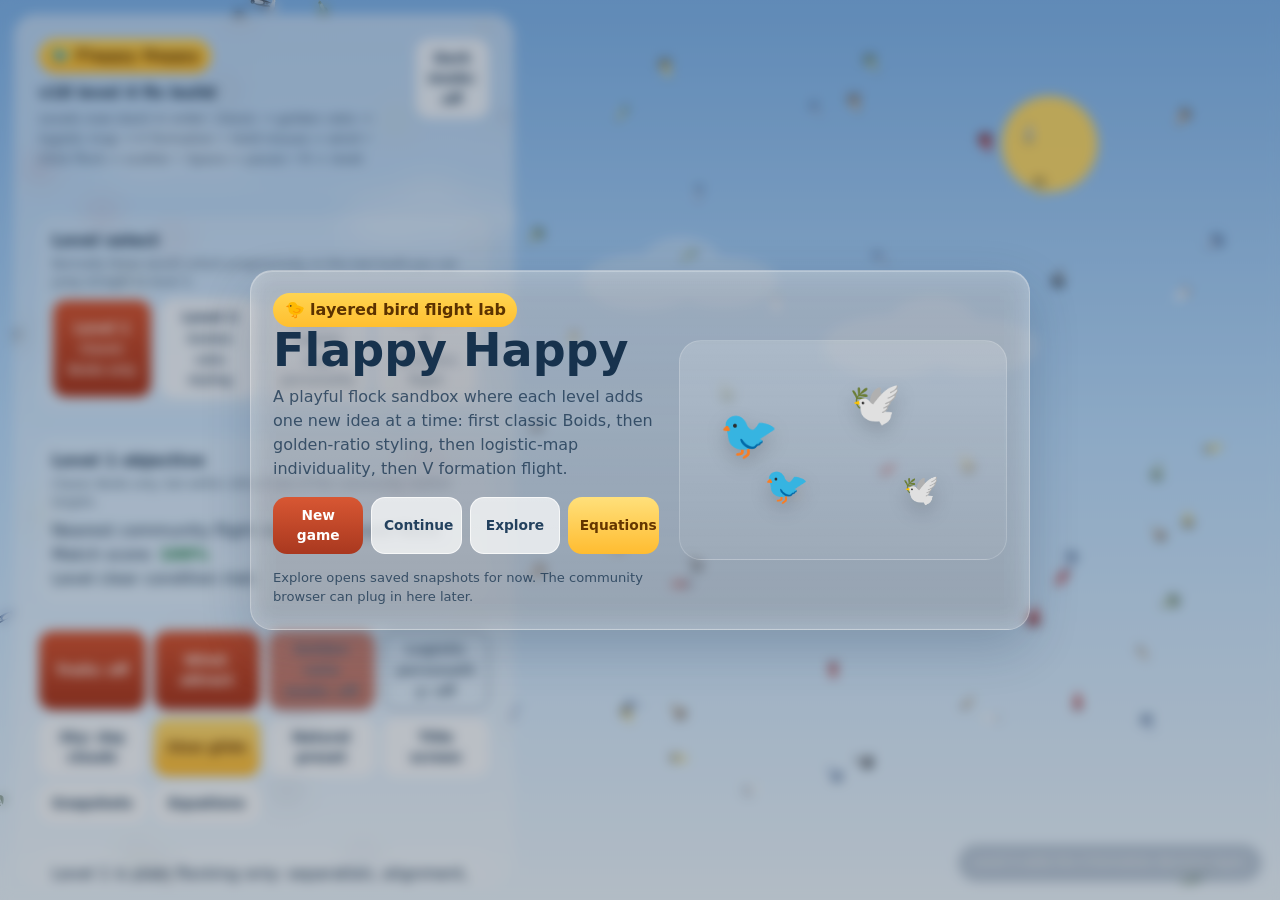
<file: flappy_happy_v18_level4fix.html>
<!doctype html>
<html lang="en">
<head>
  <meta charset="utf-8" />
  <meta name="viewport" content="width=device-width,initial-scale=1" />
  <title>Flappy Happy — v18 level 4 fix build</title>
  <link href="https://cdn.jsdelivr.net/npm/bootstrap@5.3.3/dist/css/bootstrap.min.css" rel="stylesheet">
  <style>
    :root {
      --sky-top: #7fb5ec;
      --sky-mid: #bbdfff;
      --sky-bottom: #eef8ff;
      --panel-bg: rgba(255,255,255,0.18);
      --panel-border: rgba(255,255,255,0.24);
      --panel-soft: rgba(255,255,255,0.16);
      --ink: #17324d;
      --muted: rgba(23,50,77,0.76);
      --accent: #d85733;
      --accent-dark: #a9381f;
      --sun: #ffd451;
      --pill-text: #fff;
    }
    body.dark-mode {
      --sky-top: #0f1730;
      --sky-mid: #13203f;
      --sky-bottom: #192a4f;
      --panel-bg: rgba(8,14,30,0.45);
      --panel-border: rgba(255,255,255,0.10);
      --panel-soft: rgba(255,255,255,0.05);
      --ink: #ecf2ff;
      --muted: rgba(236,242,255,0.70);
      --accent: #6f7cff;
      --accent-dark: #4953c7;
      --sun: #8ea4ff;
      --pill-text: #f6f8ff;
    }
    html, body {
      margin: 0;
      height: 100%;
      overflow: hidden;
      font-family: Inter, system-ui, -apple-system, BlinkMacSystemFont, "Segoe UI", sans-serif;
      background: linear-gradient(to bottom, var(--sky-top) 0%, var(--sky-mid) 48%, var(--sky-bottom) 100%);
    }
    canvas { display: block; width: 100vw; height: 100vh; }
    .shell { position: fixed; inset: 0; z-index: 5; pointer-events: none; padding: 14px; }
    .panel {
      width: min(500px, calc(100vw - 24px));
      height: calc(100vh - 28px);
      max-height: calc(100vh - 28px);
      pointer-events: auto;
      overflow: hidden;
      display: flex;
      flex-direction: column;
      border-radius: 22px;
      border: 1px solid var(--panel-border);
      background: linear-gradient(180deg, rgba(255,255,255,0.24), rgba(255,255,255,0.08)), var(--panel-bg);
      backdrop-filter: blur(14px);
      -webkit-backdrop-filter: blur(14px);
      color: var(--ink);
    }
    .panel-header {
      border-bottom: 1px solid rgba(255,255,255,0.18);
      background: linear-gradient(180deg, rgba(255,255,255,0.14), rgba(255,255,255,0.04));
    }
    .badge-title {
      display: inline-flex;
      align-items: center;
      gap: .5rem;
      border-radius: 999px;
      padding: .32rem .72rem;
      background: linear-gradient(180deg, var(--sun), #ffbf2f);
      color: #5b3200;
      font-weight: 700;
    }
    body.dark-mode .badge-title {
      color: #0f1730;
      background: linear-gradient(180deg, #c7d4ff, #879dff);
    }
    .subtitle { color: var(--muted); font-size: .82rem; }
    .legend-box, .status-card, .save-card, .slider-card {
      border-radius: 16px;
      border: 1px solid rgba(255,255,255,0.22);
      background: var(--panel-soft);
      padding: .65rem .75rem;
    }
    .panel .card-body {
      display: flex;
      flex-direction: column;
      min-height: 0;
      overflow: hidden;
      gap: .75rem;
    }
    .controls-scroll { flex: 1 1 auto; min-height: 180px; max-height: none; overflow: auto; padding-right: .25rem; padding-bottom: .35rem; }
    .controls-scroll::-webkit-scrollbar { width: 10px; }
    .controls-scroll::-webkit-scrollbar-thumb { background: rgba(31,79,126,0.22); border-radius: 999px; }
    .slider-top {
      display: flex;
      justify-content: space-between;
      gap: 1rem;
      align-items: flex-start;
      margin-bottom: .3rem;
    }
    .slider-label { color: var(--ink); font-weight: 700; line-height: 1.1; }
    .slider-hint { color: var(--muted); font-size: .75rem; margin-top: .15rem; }
    .value-pill {
      min-width: 74px;
      text-align: center;
      border-radius: 999px;
      padding: .22rem .52rem;
      color: var(--pill-text);
      background: linear-gradient(180deg, var(--accent), var(--accent-dark));
      font-weight: 700;
      font-size: .78rem;
      font-variant-numeric: tabular-nums;
    }
    .form-range { height: 1.3rem; --pct: 50%; background: transparent; }
    .form-range::-webkit-slider-runnable-track {
      height: 10px;
      border-radius: 999px;
      background: linear-gradient(90deg, var(--sun) 0%, #ffb432 var(--pct), rgba(255,255,255,0.82) var(--pct), rgba(255,255,255,0.55) 100%);
    }
    .form-range::-webkit-slider-thumb {
      -webkit-appearance: none;
      appearance: none;
      margin-top: -4px;
      width: 18px;
      height: 18px;
      border-radius: 50%;
      border: 2px solid rgba(255,255,255,0.92);
      background: radial-gradient(circle at 35% 35%, #fff7df 0 25%, #ffd452 26% 70%, #f39b21 71% 100%);
    }
    .form-range::-moz-range-track { height: 10px; border-radius: 999px; background: rgba(255,255,255,0.65); }
    .form-range::-moz-range-progress { height: 10px; border-radius: 999px; background: linear-gradient(90deg, var(--sun), #ffb432); }
    .form-range::-moz-range-thumb {
      width: 18px; height: 18px; border-radius: 50%; border: 2px solid rgba(255,255,255,0.92);
      background: radial-gradient(circle at 35% 35%, #fff7df 0 25%, #ffd452 26% 70%, #f39b21 71% 100%);
    }
    .btn-bird, .btn-cloud, .btn-sun, .btn-level {
      font-weight: 700;
      border-radius: 14px;
      padding: .48rem .72rem;
      font-size: .86rem;
      border: none;
    }
    .btn-bird, .btn-level.active { background: linear-gradient(180deg, var(--accent), var(--accent-dark)); color: #fff; }
    .btn-cloud, .btn-level {
      background: rgba(255,255,255,0.72);
      color: #23415e;
      border: 1px solid rgba(255,255,255,0.7);
    }
    body.dark-mode .btn-cloud, body.dark-mode .btn-level {
      background: rgba(255,255,255,0.10);
      color: #e9efff;
      border: 1px solid rgba(255,255,255,0.12);
    }
    .btn-sun { background: linear-gradient(180deg, #ffe07b, #ffbc30); color: #653600; }
    .quick-grid { display: grid; grid-template-columns: repeat(4, minmax(0, 1fr)); gap: .5rem; }
    .level-grid { display: grid; grid-template-columns: repeat(4, minmax(0, 1fr)); gap: .5rem; }
    .section-title { font-weight: 800; color: var(--ink); margin-bottom: .2rem; }
    .section-sub { font-size: .74rem; color: var(--muted); margin-bottom: .45rem; }
    .status-strong { font-weight: 800; }
    .status-good { color: #1b7f43; }
    .status-warn { color: #bf6517; }
    body.dark-mode .status-good { color: #9cf0ae; }
    body.dark-mode .status-warn { color: #ffd18a; }
    .save-list { display: grid; gap: .45rem; max-height: 160px; overflow: auto; }
    .save-row {
      display: grid;
      grid-template-columns: 1fr auto auto auto;
      gap: .4rem;
      align-items: center;
      border-radius: 12px;
      padding: .45rem;
      background: rgba(255,255,255,0.10);
      border: 1px solid rgba(255,255,255,0.12);
    }
    .save-name { font-weight: 700; color: var(--ink); overflow: hidden; text-overflow: ellipsis; white-space: nowrap; }
    .save-tag { font-size: .69rem; color: var(--muted); }
    .tiny-btn {
      padding: .28rem .55rem;
      font-size: .78rem;
      border-radius: 10px;
      border: none;
      background: rgba(255,255,255,0.72);
      color: #23415e;
    }
    body.dark-mode .tiny-btn { background: rgba(255,255,255,0.10); color: #eef3ff; }
    .tiny-btn.primary { background: linear-gradient(180deg, var(--accent), var(--accent-dark)); color: white; }
    .save-inline { display: grid; grid-template-columns: 1fr auto auto; gap: .5rem; align-items: center; }
    .save-inline input {
      border-radius: 12px;
      border: 1px solid rgba(255,255,255,0.20);
      background: rgba(255,255,255,0.72);
      color: #18324e;
      padding: .5rem .7rem;
      outline: none;
    }
    body.dark-mode .save-inline input { background: rgba(255,255,255,0.10); color: #eef3ff; }
    .canvas-hint {
      position: fixed;
      right: 18px;
      bottom: 18px;
      z-index: 4;
      color: rgba(255,255,255,0.9);
      background: rgba(20,49,83,0.22);
      border: 1px solid rgba(255,255,255,0.2);
      border-radius: 999px;
      padding: .55rem .9rem;
      font-size: .78rem;
      backdrop-filter: blur(10px);
      pointer-events: none;
    }
    .overlay {
      position: fixed; inset: 0; z-index: 9; display: none; align-items: center; justify-content: center; padding: 18px;
      background: rgba(8, 16, 32, 0.26); backdrop-filter: blur(6px);
    }
    .overlay.show { display: flex; }
    .modal-card, .start-card {
      pointer-events: auto; border-radius: 22px; border: 1px solid var(--panel-border);
      background: linear-gradient(180deg, rgba(255,255,255,0.24), rgba(255,255,255,0.08)), var(--panel-bg);
      box-shadow: 0 18px 50px rgba(14,42,72,0.20), inset 0 1px 0 rgba(255,255,255,0.25);
      backdrop-filter: blur(14px); -webkit-backdrop-filter: blur(14px); color: var(--ink);
    }
    .start-card { width: min(780px, calc(100vw - 36px)); max-height: calc(100vh - 36px); overflow: hidden; }
    .start-inner { padding: 22px; }
    .start-hero { display: grid; grid-template-columns: 1.08fr .92fr; gap: 20px; align-items: center; }
    .hero-birds { min-height: 220px; position: relative; border-radius: 22px; overflow: hidden; background: linear-gradient(180deg, rgba(255,255,255,0.18), rgba(255,255,255,0.05)); border: 1px solid rgba(255,255,255,0.18); }
    .hero-bird { position: absolute; font-size: 48px; filter: drop-shadow(0 8px 10px rgba(0,0,0,0.16)); animation: glide 7s ease-in-out infinite; }
    .hero-bird.b2 { font-size: 42px; animation-duration: 8.7s; }
    .hero-bird.b3 { font-size: 36px; animation-duration: 6.4s; }
    .hero-bird.b4 { font-size: 30px; animation-duration: 9.4s; }
    @keyframes glide { 0%,100% { transform: translate(0,0) rotate(-2deg);} 50% { transform: translate(18px,-10px) rotate(3deg);} }
    .hero-big { font-size: clamp(28px, 4vw, 46px); font-weight: 900; line-height: 1; margin: 0 0 12px; color: var(--ink); }
    .hero-sub { font-size: 1rem; line-height: 1.5; color: var(--muted); margin-bottom: 16px; }
    .modal-card { width: min(980px, calc(100vw - 28px)); max-height: calc(100vh - 28px); overflow: hidden; }
    .modal-header { padding: 18px 20px; display: flex; justify-content: space-between; gap: 12px; align-items: start; border-bottom: 1px solid rgba(255,255,255,0.16); }
    .modal-scroll { max-height: calc(100vh - 120px); overflow: auto; padding: 18px 20px 22px; display: grid; gap: 14px; }
    .equation-grid { display: grid; grid-template-columns: repeat(2, minmax(0, 1fr)); gap: 12px; }
    .equation-card, .story-card {
      border-radius: 16px; border: 1px solid rgba(255,255,255,0.22); background: var(--panel-soft);
      padding: .8rem .9rem; box-shadow: inset 0 1px 0 rgba(255,255,255,0.12);
    }
    .equation-title { font-weight: 900; margin-bottom: 8px; }
    .equation-line {
      font-family: ui-monospace, SFMono-Regular, Menlo, Consolas, monospace; font-size: .93rem; padding: .65rem .75rem;
      border-radius: 12px; background: rgba(12,20,40,0.08); border: 1px solid rgba(255,255,255,0.16); overflow-x: auto;
      margin-top: 6px;
    }
    body.dark-mode .equation-line { background: rgba(255,255,255,0.06); }
    .pill-row { display: flex; flex-wrap: wrap; gap: 8px; }
    .info-pill { padding: .4rem .65rem; border-radius: 999px; background: rgba(255,255,255,0.10); border: 1px solid rgba(255,255,255,0.16); font-size: .82rem; }
    .close-btn { width: auto; min-width: 100px; }
    .hidden { display: none !important; }
    @media (max-width: 768px) {
      .shell { padding: 10px; }
      .panel { width: calc(100vw - 20px); }
      .quick-grid, .save-inline, .level-grid, .start-grid, .equation-grid { grid-template-columns: 1fr; }
      .start-hero { grid-template-columns: 1fr; }
      .canvas-hint { display: none; }
      .save-row { grid-template-columns: 1fr auto auto; }
    }
  </style>
</head>
<body>
  <div class="shell d-flex align-items-start">
    <div class="panel card">
      <div class="panel-header card-header p-3 p-md-4">
        <div class="d-flex justify-content-between align-items-start gap-3">
          <div>
            <div class="badge-title mb-2">🐦 Flappy Happy</div>
            <div class="fw-bold fs-6">v18 level 4 fix build</div>
            <div class="subtitle mt-1">Levels now stack in order: classic → golden ratio → logistic map → V formation • Hold mouse = wind • Click flock = scatter • Space = pause • R = reset</div>
          </div>
          <button class="btn btn-cloud btn-sm" id="darkModeBtn" type="button">Dark mode: off</button>
        </div>
      </div>
      <div class="card-body p-3 p-md-4">
        <div class="status-card mb-3">
          <div class="section-title">Level select</div>
          <div class="section-sub">Normally these would unlock progressively. In this test build you can jump straight to level 3.</div>
          <div class="level-grid" id="levelButtons"></div>
        </div>

        <div class="status-card mb-3" id="statusCard"></div>

        <div class="quick-grid mb-3">
          <button class="btn btn-bird" id="toggleTrails" type="button">Trails: off</button>
          <button class="btn btn-bird" id="toggleWind" type="button">Wind: attract</button>
          <button class="btn btn-bird" id="toggleGolden" type="button">Golden ratio mode: off</button>
          <button class="btn btn-cloud" id="toggleLogistic" type="button">Logistic personality: off</button>
          <button class="btn btn-cloud" id="cycleSky" type="button">Sky: day clouds</button>
          <button class="btn btn-sun" id="presetGlide" type="button">Slow glide</button>
          <button class="btn btn-cloud" id="presetNatural" type="button">Natural preset</button>
          <button class="btn btn-cloud" id="openStart" type="button">Title screen</button>
          <button class="btn btn-cloud" id="toggleSavePanel" type="button">Snapshots</button>
          <button class="btn btn-cloud" id="openEquations" type="button">Equations</button>
        </div>

        <div class="legend-box mb-3" id="legendBox"></div>

        <div class="save-card mb-3 hidden" id="savePanel">
          <div class="section-title">Snapshot saves</div>
          <div class="section-sub">Save your current parameter mix, load it later, or mark one as default so it auto-loads on startup.</div>
          <div class="save-inline mb-3">
            <input id="saveNameInput" type="text" maxlength="40" placeholder="Name this snapshot" />
            <button class="btn btn-bird" id="saveSnapshot" type="button">Save current</button>
            <button class="btn btn-cloud" id="exportSnapshot" type="button">Export JSON</button>
          </div>
          <div class="save-list" id="saveList"></div>
        </div>

        <div class="controls-scroll d-grid gap-2" id="controls"></div>
      </div>
    </div>
  </div>

  <div class="canvas-hint">Level 4 adds the V-formation decision layer.</div>
  <canvas id="scene"></canvas>
  <div class="overlay show" id="startOverlay">
    <div class="start-card">
      <div class="start-inner">
        <div class="start-hero">
          <div>
            <div class="badge-title">🐤 layered bird flight lab</div>
            <h1 class="hero-big">Flappy Happy</h1>
            <div class="hero-sub">A playful flock sandbox where each level adds one new idea at a time: first classic Boids, then golden-ratio styling, then logistic-map individuality, then V formation flight.</div>
            <div class="start-grid quick-grid">
              <button class="btn btn-bird" id="startNewGame">New game</button>
              <button class="btn btn-cloud" id="startContinue">Continue</button>
              <button class="btn btn-cloud" id="startExplore">Explore</button>
              <button class="btn btn-sun" id="startEquations">Equations</button>
            </div>
            <div class="subtitle" style="margin-top:14px;">Explore opens saved snapshots for now. The community browser can plug in here later.</div>
          </div>
          <div class="hero-birds">
            <div class="hero-bird" style="left:12%; top:26%;">🐦</div>
            <div class="hero-bird b2" style="left:52%; top:14%;">🕊️</div>
            <div class="hero-bird b3" style="left:26%; top:54%;">🐦</div>
            <div class="hero-bird b4" style="left:68%; top:58%;">🕊️</div>
          </div>
        </div>
      </div>
    </div>
  </div>

  <div class="overlay" id="equationsOverlay">
    <div class="modal-card">
      <div class="modal-header">
        <div>
          <div class="badge-title">📘 Equations & origin story</div>
          <div style="font-weight:900; font-size:1rem; margin-top:10px;">Boids, the golden ratio, the logistic map, and V formation flight</div>
          <div class="subtitle" style="margin-top:6px;">A richer built-in guide for the math, the creator, and the layered design of this game build.</div>
        </div>
        <button class="btn btn-cloud close-btn" id="closeEquations">Close</button>
      </div>
      <div class="modal-scroll">
        <div class="story-card">
          <div class="equation-title">Who created Boids, and did Reynolds name it?</div>
          <div class="subtitle">Yes. The term comes from Craig Reynolds himself.</div>
          <div style="margin-top:8px; line-height:1.55; color:var(--ink);">
            Craig W. Reynolds created the model in 1986 and published the famous SIGGRAPH paper in 1987. In that paper he explicitly says the simulated bird-like “bird-oid” objects are referred to generically as “boids”, even when they stand in for other creatures such as schooling fish. So the name is Reynolds’ own phrasing, not a later nickname.
          </div>
          <div class="pill-row" style="margin-top:10px;">
            <div class="info-pill">creator: Craig W. Reynolds</div>
            <div class="info-pill">model created: 1986</div>
            <div class="info-pill">paper published: SIGGRAPH 1987</div>
            <div class="info-pill">name origin: “bird-oid” → boid</div>
          </div>
        </div>

        <div class="story-card">
          <div class="equation-title">A little about Craig Reynolds</div>
          <div style="line-height:1.55; color:var(--ink);">
            Reynolds studied computer science at MIT, later built a career around procedural animation, autonomous characters, flocking, steering behaviours, crowds, and game technology, and spent many years in research and production work. His public résumé lists MIT degrees, film/game animation experience, Sony Computer Entertainment research, later work on simulation for autonomous vehicles, and an Academy Scientific and Technical Award for pioneering work in 3D computer animation. His current site says he retired in 2020 and continues as an unaffiliated researcher.
          </div>
        </div>

        <div class="story-card">
          <div class="equation-title">Where Boids showed up in animation and film</div>
          <div style="line-height:1.55; color:var(--ink);">
            Reynolds’ own Boids page says the first animation built directly around the model was <em>Stanley and Stella in: Breaking the Ice</em> (1987). He also says the first feature-film use was Tim Burton’s <em>Batman Returns</em> (1992), where modified Boids software helped drive bat swarms and penguin flock motion. The same page also points to Disney’s <em>The Lion King</em> (1994) for the wildebeest stampede as part of the broader flocking / group-motion lineage. Reynolds’ history page also mentions other procedural group-motion examples around <em>Menagerie</em> and <em>Star Trek: Voyager</em>’s <em>Elogium</em> in the wider behavioral-animation family.
          </div>
        </div>

        <div class="equation-grid">
          <div class="equation-card">
            <div class="equation-title">Core Boids rule: separation</div>
            <div class="equation-line">F_{separation} = \sum rac{p_i - p_j}{\lVert p_i - p_j 
Vert^2}</div>
            <div class="subtitle">Push away from nearby neighbours so birds do not overlap.</div>
          </div>
          <div class="equation-card">
            <div class="equation-title">Core Boids rule: alignment</div>
            <div class="equation-line">F_{alignment} = \overline{v}_{local} - v_i</div>
            <div class="subtitle">Turn toward the local average heading.</div>
          </div>
          <div class="equation-card">
            <div class="equation-title">Core Boids rule: cohesion</div>
            <div class="equation-line">F_{cohesion} = \hat{c} \; \min(\max(0, d - d_{comfort}), d_{cap}) \; w_c</div>
            <div class="subtitle">This build now uses a softened cohesion pull rather than a raw centroid yank, which helps stop the tiny-circle bug you noticed.</div>
          </div>
          <div class="equation-card">
            <div class="equation-title">Steering blend used by this game</div>
            <div class="equation-line">a_i = w_s F_s + w_a F_a + w_c F_c + F_{edge} + F_{wind} + F_{golden} + F_{logistic} + F_{formation}</div>
            <div class="subtitle">Classic flocking plus optional layered add-ons.</div>
          </div>
        </div>

        <div class="equation-grid">
          <div class="equation-card">
            <div class="equation-title">Golden ratio</div>
            <div class="equation-line">arphi = rac{1 + \sqrt{5}}{2} pprox 1.6180339887</div>
            <div class="equation-line">rac{1}{arphi} = arphi - 1 pprox 0.6180339887</div>
            <div class="equation-line">arphi^2 = arphi + 1</div>
            <div class="subtitle">In this game φ is not treated as a hard law of bird motion. It is used as a stylistic shaping idea for turn feel and speed shimmer.</div>
          </div>
          <div class="equation-card">
            <div class="equation-title">How golden-ratio mode is used here</div>
            <div class="equation-line">goldenWave = \sin(arphi t + s) + 0.65\cos((1 + 1/arphi)t + s\sqrt{5})</div>
            <div class="equation-line">F_{golden} \propto goldenWave \cdot goldenTurnBias</div>
            <div class="subtitle">This gives level 2 a φ-flavoured motion layer without yet turning each bird into its own full personality profile.</div>
          </div>
        </div>

        <div class="equation-grid">
          <div class="equation-card">
            <div class="equation-title">Logistic map</div>
            <div class="equation-line">x_{n+1} = r x_n (1 - x_n)</div>
            <div class="equation-line">0 \le x_n \le 1, \; 0 \le r \le 4</div>
            <div class="subtitle">Robert May’s 1976 review popularized this map as a vivid example of how very simple nonlinear equations can generate surprisingly rich and even chaotic behaviour.</div>
          </div>
          <div class="equation-card">
            <div class="equation-title">How logistic-map personality works here</div>
            <div class="equation-line">x_{bird} = f^{(k)}(x_0, r)</div>
            <div class="equation-line">personalityOffset = (x_{bird} - 0.5) 	imes 2 	imes strength</div>
            <div class="equation-line">trait = baseTrait 	imes (1 + personalityOffset 	imes span)</div>
            <div class="subtitle">Each bird gets its own seed, which is pushed through the logistic map to create a signed individuality offset. That offset then slightly perturbs awareness, spacing, steering, speed, wing feel, and formation preference.</div>
          </div>
        </div>

        <div class="equation-grid">
          <div class="equation-card">
            <div class="equation-title">V formation layer</div>
            <div class="equation-line">slotTarget = leaderPos - \hat{v}_{leader}\cos(	heta) d + \hat{n}_{leader}\sin(	heta) d</div>
            <div class="equation-line">F_{slot} \propto (slotTarget - p_i)</div>
            <div class="subtitle">Level 4 assigns left/right slots behind a leader and pulls birds toward those aerodynamic positions.</div>
          </div>
          <div class="equation-card">
            <div class="equation-title">Wake avoidance</div>
            <div class="equation-line">F_{wake} \propto side 	imes wakeAvoidanceStrength</div>
            <div class="subtitle">Birds are nudged away from the dead wake directly behind the leader, encouraging those diagonal V offsets instead of a straight line.</div>
          </div>
        </div>

        <div class="story-card">
          <div class="equation-title">How the four levels now fit together</div>
          <div style="line-height:1.55; color:var(--ink);">
            <strong>Level 1</strong> is pure Boids. <strong>Level 2</strong> adds golden-ratio styling only. <strong>Level 3</strong> adds logistic-map personality, which is where each bird starts to feel more unique. <strong>Level 4</strong> adds the V-formation decision layer on top. That means the ideas stack cleanly instead of all being mixed together too early.
          </div>
        </div>
      </div>
    </div>
  </div>


  <script>
    class Vec2 {
      constructor(x = 0, y = 0) { this.x = x; this.y = y; }
      clone() { return new Vec2(this.x, this.y); }
      set(x, y) { this.x = x; this.y = y; return this; }
      add(v) { this.x += v.x; this.y += v.y; return this; }
      sub(v) { this.x -= v.x; this.y -= v.y; return this; }
      scale(s) { this.x *= s; this.y *= s; return this; }
      length() { return Math.hypot(this.x, this.y); }
      lengthSq() { return this.x * this.x + this.y * this.y; }
      normalize() {
        const len = this.length();
        if (len > 1e-8) { this.x /= len; this.y /= len; }
        return this;
      }
      limit(max) {
        const len = this.length();
        if (len > max && len > 1e-8) this.scale(max / len);
        return this;
      }
      dot(v) { return this.x * v.x + this.y * v.y; }
      static sub(a, b) { return new Vec2(a.x - b.x, a.y - b.y); }
      static add(a, b) { return new Vec2(a.x + b.x, a.y + b.y); }
      static fromAngle(angle, length = 1) { return new Vec2(Math.cos(angle) * length, Math.sin(angle) * length); }
      static clamp(value, min, max) { return Math.max(min, Math.min(max, value)); }
      static lerp(a, b, t) { return a + (b - a) * t; }
    }

    const PHI = (1 + Math.sqrt(5)) / 2;
    const INV_PHI = 1 / PHI;
    const STORAGE_KEY = 'flappyHappySnapshotsV16';
    const DEFAULT_SNAPSHOT_KEY = 'flappyHappyDefaultSnapshotV16';
    const DARK_MODE_KEY = 'flappyHappyDarkModeV16';
    const SKY_KEY = 'flappyHappySkyV16';
    const LEVEL_KEY = 'flappyHappyLevelV16';

    const LEVELS = {
      1: { label: 'Level 1', subtitle: 'Classic Boids only' },
      2: { label: 'Level 2', subtitle: 'Golden ratio styling' },
      3: { label: 'Level 3', subtitle: 'Logistic map personality' },
      4: { label: 'Level 4', subtitle: 'V formation flight' }
    };

    // =============================================================
    // GOD MODE
    // Community-voted "perfect" realistic flight styles live here.
    // Later your backend/community votes can append or replace these.
    // Level 1 clear rule: every listed slider must be within 10% of that
    // slider's range for at least one style below. Level 1 ignores the later add-on layers.
    // =============================================================
    const GOD_MODE_REALISTIC_FLIGHT_STYLES = [
      {
        id: 'calm-glide',
        name: 'Calm glide',
        values: {
          neighborAwarenessRadius: 104,
          minimumSeparationDistance: 12,
          cohesionStrength: 0.0008,
          separationStrength: 0.056,
          alignmentStrength: 0.020,
          maximumFlightSpeed: 3.6,
          minimumCruiseSpeed: 0.7,
          edgeAvoidanceStrength: 0.085,
          maximumSteeringForce: 0.15,
          wingLengthMultiplier: 2.18,
          wingFlapMultiplier: 0.78,
          wingMountOffset: -0.05,
          tailLengthMultiplier: 1.10,
          birdScaleMultiplier: 0.92
        }
      },
      {
        id: 'balanced-flock',
        name: 'Balanced flock',
        values: {
          neighborAwarenessRadius: 92,
          minimumSeparationDistance: 13,
          cohesionStrength: 0.0010,
          separationStrength: 0.070,
          alignmentStrength: 0.018,
          maximumFlightSpeed: 4.4,
          minimumCruiseSpeed: 1.2,
          edgeAvoidanceStrength: 0.090,
          maximumSteeringForce: 0.22,
          wingLengthMultiplier: 1.95,
          wingFlapMultiplier: 1.00,
          wingMountOffset: 0.00,
          tailLengthMultiplier: 1.00,
          birdScaleMultiplier: 0.90
        }
      },
      {
        id: 'busy-swallows',
        name: 'Busy swallows',
        values: {
          neighborAwarenessRadius: 86,
          minimumSeparationDistance: 10,
          cohesionStrength: 0.0012,
          separationStrength: 0.082,
          alignmentStrength: 0.022,
          maximumFlightSpeed: 5.2,
          minimumCruiseSpeed: 1.7,
          edgeAvoidanceStrength: 0.105,
          maximumSteeringForce: 0.28,
          wingLengthMultiplier: 1.70,
          wingFlapMultiplier: 1.34,
          wingMountOffset: 0.10,
          tailLengthMultiplier: 1.18,
          birdScaleMultiplier: 0.82
        }
      }
    ];
    // =============================================================
    // END GOD MODE
    // =============================================================

    const BirdPalette = {
      list: [
        { body: '#b32025', wing: '#6f1418', belly: '#d84f4b', head: '#99181c', beak: '#ec8e1b', eye: '#111' },
        { body: '#7c9d7a', wing: '#50684d', belly: '#dce8d4', head: '#728d6e', beak: '#c79845', eye: '#111' },
        { body: '#9a8369', wing: '#665241', belly: '#ebe0cf', head: '#8b745c', beak: '#a77b44', eye: '#111' },
        { body: '#f2f4f7', wing: '#99a5b3', belly: '#ffffff', head: '#f7f9fb', beak: '#e0b64f', eye: '#111' },
        { body: '#5d7fb3', wing: '#34527f', belly: '#e8f0fa', head: '#7194c6', beak: '#38383d', eye: '#111' },
        { body: '#2e333b', wing: '#13181f', belly: '#f0f5fb', head: '#232830', beak: '#8f959d', eye: '#fff' },
        { body: '#e2c544', wing: '#554d34', belly: '#fff3b4', head: '#d8b935', beak: '#b9851a', eye: '#111' }
      ],
      random() { return { ...this.list[(Math.random() * this.list.length) | 0] }; }
    };

    function goldenWave(seed, offset = 0) {
      return Math.sin(seed * PHI + offset) * 0.55 + Math.cos(seed * (PHI * PHI) + offset * INV_PHI) * 0.45;
    }
    function traitMultiplier(seed, offset, intensity, span) {
      return 1 + goldenWave(seed, offset) * intensity * span;
    }
    function logisticStep(x, r) {
      return r * x * (1 - x);
    }
    function logisticSample(seed, r, iterations = 6) {
      let x = Vec2.clamp(seed, 0.0001, 0.9999);
      for (let i = 0; i < iterations; i++) x = logisticStep(x, r);
      return Vec2.clamp(x, 0, 1);
    }

    const SLIDER_DEFS = [
      { key: 'flockSize', label: 'Flock size', hint: 'How many birds are active.', min: 20, max: 180, step: 1, fmt: v => String(v), level: 1, reinit: true },
      { key: 'neighborAwarenessRadius', label: 'Neighbour awareness radius', hint: 'How far each bird notices nearby flockmates.', min: 30, max: 180, step: 1, fmt: v => Number(v).toFixed(0), level: 1 },
      { key: 'minimumSeparationDistance', label: 'Minimum separation distance', hint: 'Comfort bubble that triggers avoidance.', min: 4, max: 40, step: 1, fmt: v => Number(v).toFixed(0), level: 1 },
      { key: 'cohesionStrength', label: 'Flock centering strength', hint: 'Soft pull toward the local flock centre. This is damped to prevent tiny orbit collapse.', min: 0.0001, max: 0.0030, step: 0.0001, fmt: v => Number(v).toFixed(4), level: 1 },
      { key: 'separationStrength', label: 'Separation strength', hint: 'Push-away force when birds get too close.', min: 0.01, max: 0.16, step: 0.002, fmt: v => Number(v).toFixed(3), level: 1 },
      { key: 'alignmentStrength', label: 'Heading alignment strength', hint: 'How strongly headings match nearby birds.', min: 0.001, max: 0.040, step: 0.001, fmt: v => Number(v).toFixed(3), level: 1 },
      { key: 'maximumFlightSpeed', label: 'Maximum flight speed', hint: 'Hard cap on speed.', min: 1.0, max: 8.0, step: 0.1, fmt: v => Number(v).toFixed(1), level: 1 },
      { key: 'minimumCruiseSpeed', label: 'Minimum cruise speed', hint: 'Soft floor that stops birds fully stalling.', min: 0.0, max: 6.0, step: 0.1, fmt: v => Number(v).toFixed(1), level: 1 },
      { key: 'edgeAvoidanceStrength', label: 'Edge avoidance strength', hint: 'How strongly birds turn back from the screen edge.', min: 0.01, max: 0.25, step: 0.005, fmt: v => Number(v).toFixed(3), level: 1 },
      { key: 'edgeAwarenessBuffer', label: 'Edge awareness buffer', hint: 'Distance from the border where turning begins.', min: 10, max: 220, step: 1, fmt: v => Number(v).toFixed(0), level: 1 },
      { key: 'scoutDriftStrength', label: 'Scout drift strength', hint: 'Tiny left/right scouting drift for a few birds.', min: 0.00, max: 0.12, step: 0.005, fmt: v => Number(v).toFixed(3), level: 1 },
      { key: 'pointerWindStrength', label: 'Pointer wind strength', hint: 'Mouse attraction or repulsion strength.', min: 0.00, max: 0.70, step: 0.01, fmt: v => Number(v).toFixed(2), level: 1 },
      { key: 'maximumSteeringForce', label: 'Maximum steering force', hint: 'Maximum course change per update.', min: 0.05, max: 0.40, step: 0.01, fmt: v => Number(v).toFixed(2), level: 1 },
      { key: 'birdScaleMultiplier', label: 'Bird size multiplier', hint: 'Overall body size.', min: 0.55, max: 1.60, step: 0.05, fmt: v => Number(v).toFixed(2), level: 1 },
      { key: 'wingLengthMultiplier', label: 'Wing length multiplier', hint: 'Longer wings for a more realistic silhouette.', min: 1.20, max: 2.60, step: 0.05, fmt: v => Number(v).toFixed(2), level: 1 },
      { key: 'wingMountOffset', label: 'Wing mount offset', hint: 'Where the wings sit vertically on the body.', min: -0.45, max: 0.45, step: 0.01, fmt: v => Number(v).toFixed(2), level: 1 },
      { key: 'tailLengthMultiplier', label: 'Tail length multiplier', hint: 'Tail extension behind the body.', min: 0.60, max: 1.60, step: 0.05, fmt: v => Number(v).toFixed(2), level: 1 },
      { key: 'wingFlapMultiplier', label: 'Wing flap multiplier', hint: 'Visual flap pace only.', min: 0.40, max: 1.80, step: 0.05, fmt: v => Number(v).toFixed(2), level: 1 },
      { key: 'goldenStyleStrength', label: 'Golden style strength', hint: 'How strongly φ-based styling influences motion feel.', min: 0.00, max: PHI, step: 0.01, fmt: v => Number(v).toFixed(2), level: 2 },
      { key: 'goldenTurnBias', label: 'Golden turn bias', hint: 'How strongly φ-mode bends heading.', min: 0.00, max: 0.25, step: 0.005, fmt: v => Number(v).toFixed(3), level: 2 },
      { key: 'goldenSpeedShimmerDepth', label: 'Golden speed shimmer depth', hint: 'Oscillation depth only. This no longer compounds runaway speed.', min: 0.00, max: 1.00, step: 0.02, fmt: v => Number(v).toFixed(2), level: 2 },
      { key: 'goldenSpeedBoost', label: 'Golden speed boost', hint: 'How much positive shimmer can lift target speed.', min: 0.00, max: 1.60, step: 0.05, fmt: v => Number(v).toFixed(2), level: 2 },
      { key: 'logisticPersonalityStrength', label: 'Logistic personality strength', hint: 'How much each bird is allowed to deviate from the flock baseline.', min: 0.00, max: 1.60, step: 0.05, fmt: v => Number(v).toFixed(2), level: 3 },
      { key: 'logisticChaosParameter', label: 'Logistic chaos parameter r', hint: 'Around 3.57 to 4 enters chaotic territory.', min: 2.40, max: 4.00, step: 0.01, fmt: v => Number(v).toFixed(2), level: 3 },
      { key: 'vFormationBias', label: 'V formation bias', hint: 'How strongly birds seek side slots behind a leader.', min: 0.00, max: 0.20, step: 0.005, fmt: v => Number(v).toFixed(3), level: 4 },
      { key: 'wakeAvoidanceStrength', label: 'Wake avoidance strength', hint: 'How strongly birds avoid the dead wake directly behind a leader.', min: 0.00, max: 1.60, step: 0.05, fmt: v => Number(v).toFixed(2), level: 4 },
      { key: 'formationSlotCommitment', label: 'Formation slot commitment', hint: 'How steadily a bird sticks to its left/right V slot.', min: 0.00, max: 1.60, step: 0.05, fmt: v => Number(v).toFixed(2), level: 4 },
      { key: 'leaderRotationRate', label: 'Leader rotation rate', hint: 'Higher values rotate the front bird more often.', min: 0.00, max: 1.20, step: 0.05, fmt: v => Number(v).toFixed(2), level: 4 },
      { key: 'vFormationAngle', label: 'V formation angle', hint: 'Opening angle of the V.', min: 15, max: 65, step: 1, fmt: v => Number(v).toFixed(0) + '°', level: 4 },
      { key: 'vFormationSpacing', label: 'V formation spacing', hint: 'Distance between birds in the chain.', min: 18, max: 86, step: 1, fmt: v => Number(v).toFixed(0), level: 4 }
    ];
    const SLIDER_MAP = Object.fromEntries(SLIDER_DEFS.map(def => [def.key, def]));

    class Bird {
      constructor(bounds, config, index) {
        this.index = index;
        this.position = new Vec2(Math.random() * bounds.width, Math.random() * bounds.height);
        this.acceleration = new Vec2();
        this.phase = Math.random() * Math.PI * 2;
        this.palette = BirdPalette.random();
        this.goldenSeed = Math.random() * Math.PI * 2;
        this.logisticSeed = 0.08 + Math.random() * 0.84;
        this.logisticState = this.logisticSeed;
        this.turnMemory = Math.random() * 2 - 1;
        this.baseFlapRate = 5.9 + Math.random() * 2.0;
        this.baseSize = 5.6 + Math.random() * 1.6;
        this.sidePreference = Math.random() < 0.5 ? -1 : 1;
        this.slotRank = 0;
        this.energy = 0.2 + Math.random() * 0.25;
        this.fatigue = Math.random() * 0.15;
        this.isLeader = false;
        this.formationError = 0;
        this.applyTraits(config);
        const angle = Math.random() * Math.PI * 2;
        const speed = this.traits.minimumCruiseSpeed + Math.random() * Math.max(0.2, this.traits.maximumFlightSpeed - this.traits.minimumCruiseSpeed);
        this.velocity = Vec2.fromAngle(angle, speed);
      }
      getLogisticOffset(config) {
        const strength = Vec2.clamp(config.logisticPersonalityStrength || 0, 0, 1.6);
        if (strength <= 0) return 0;
        const chaos = logisticSample(this.logisticSeed, config.logisticChaosParameter || 3.86, 7);
        this.logisticState = chaos;
        return (chaos - 0.5) * 2 * (strength / 1.6);
      }
      applyTraits(config) {
        const goldenIntensity = Vec2.clamp(((config.runtimeGoldenEnabled ? (config.goldenStyleStrength || 0) : 0)) / PHI, 0, 1);
        const logisticOffset = config.runtimeLogisticEnabled ? this.getLogisticOffset(config) : 0;
        const seed = this.goldenSeed;
        const goldenMultiplier = (offset, span) => traitMultiplier(seed, offset, goldenIntensity, span);
        const logisticMultiplier = span => 1 + logisticOffset * span;
        this.traits = {
          neighborAwarenessRadius: Math.max(14, config.neighborAwarenessRadius * goldenMultiplier(0.30, 0.10) * logisticMultiplier(0.26)),
          minimumSeparationDistance: Math.max(2, config.minimumSeparationDistance * goldenMultiplier(0.90, 0.08) * logisticMultiplier(0.24)),
          cohesionStrength: Math.max(0.00001, config.cohesionStrength * goldenMultiplier(1.50, 0.04) * logisticMultiplier(0.26)),
          separationStrength: Math.max(0.001, config.separationStrength * goldenMultiplier(2.10, 0.06) * logisticMultiplier(0.34)),
          alignmentStrength: Math.max(0.001, config.alignmentStrength * goldenMultiplier(2.70, 0.08) * logisticMultiplier(0.28)),
          maximumFlightSpeed: Math.max(0.5, config.maximumFlightSpeed * goldenMultiplier(3.30, 0.08) * logisticMultiplier(0.18)),
          minimumCruiseSpeed: Math.max(0, config.minimumCruiseSpeed * goldenMultiplier(3.90, 0.08) * logisticMultiplier(0.18)),
          maximumSteeringForce: Math.max(0.01, config.maximumSteeringForce * goldenMultiplier(4.50, 0.10) * logisticMultiplier(0.22)),
          wingFlapMultiplier: Math.max(0.2, config.wingFlapMultiplier * goldenMultiplier(5.10, 0.10) * logisticMultiplier(0.18)),
          birdScaleMultiplier: Math.max(0.3, config.birdScaleMultiplier * goldenMultiplier(5.70, 0.08) * logisticMultiplier(0.12)),
          wingLengthMultiplier: Math.max(0.6, config.wingLengthMultiplier * goldenMultiplier(6.30, 0.08) * logisticMultiplier(0.14)),
          tailLengthMultiplier: Math.max(0.3, config.tailLengthMultiplier * goldenMultiplier(6.90, 0.08) * logisticMultiplier(0.16)),
          wingMountOffset: Vec2.clamp(config.wingMountOffset * goldenMultiplier(7.10, 0.06) * logisticMultiplier(0.10), -0.55, 0.55),
          goldenTurnBias: Math.max(0, config.goldenTurnBias * goldenMultiplier(7.50, 0.24)),
          goldenSpeedShimmerDepth: Math.max(0, config.goldenSpeedShimmerDepth * goldenMultiplier(8.10, 0.16)),
          goldenSpeedBoost: Math.max(0, config.goldenSpeedBoost * goldenMultiplier(8.40, 0.16)),
          scoutDriftStrength: goldenMultiplier(8.70, 0.30),
          pointerWindStrength: goldenMultiplier(9.30, 0.24),
          vAffinity: goldenMultiplier(10.10, 0.22) * logisticMultiplier(0.14),
          wakeBias: goldenMultiplier(10.90, 0.10) * logisticMultiplier(0.16),
          slotBias: goldenMultiplier(11.70, 0.10) * logisticMultiplier(0.18)
        };
        if (this.traits.minimumCruiseSpeed > this.traits.maximumFlightSpeed) this.traits.minimumCruiseSpeed = this.traits.maximumFlightSpeed * 0.92;
        this.flapRate = this.baseFlapRate * this.traits.wingFlapMultiplier;
        this.size = this.baseSize * this.traits.birdScaleMultiplier;
      }
      refreshFromConfig(config) {
        this.applyTraits(config);
        const speed = this.velocity?.length?.() || 0;
        if (speed > 1e-6) {
          const clamped = Vec2.clamp(speed, this.traits.minimumCruiseSpeed, this.traits.maximumFlightSpeed);
          this.velocity.normalize().scale(clamped);
        }
      }
      resetForce() { this.acceleration.set(0, 0); }
    }

    class BirdRenderer {
      constructor(ctx) { this.ctx = ctx; }
      drawWing(ctx, x, y, wingLength, side, spread, featherDrop, bodyInset, color, highlight) {
        ctx.fillStyle = color;
        ctx.beginPath();
        ctx.moveTo(x, y);
        ctx.quadraticCurveTo(x - wingLength * 0.18, y + side * wingLength * (0.20 + spread * 0.82), x - wingLength, y + side * featherDrop);
        ctx.quadraticCurveTo(x - wingLength * 0.66, y + side * (bodyInset * 0.72), x + wingLength * 0.12, y + side * bodyInset);
        ctx.closePath();
        ctx.fill();
        ctx.fillStyle = highlight;
        ctx.globalAlpha = 0.34;
        ctx.beginPath();
        ctx.moveTo(x + wingLength * 0.02, y + side * bodyInset * 0.15);
        ctx.quadraticCurveTo(x - wingLength * 0.12, y + side * wingLength * (0.12 + spread * 0.52), x - wingLength * 0.58, y + side * featherDrop * 0.58);
        ctx.quadraticCurveTo(x - wingLength * 0.24, y + side * bodyInset * 0.42, x + wingLength * 0.08, y + side * bodyInset * 0.52);
        ctx.closePath();
        ctx.fill();
        ctx.globalAlpha = 1;
      }
      draw(boid) {
        const ctx = this.ctx;
        const angle = Math.atan2(boid.velocity.y, boid.velocity.x);
        const size = boid.size;
        const flap01 = (Math.sin(boid.phase) + 1) * 0.5;
        const wingLength = size * boid.traits.wingLengthMultiplier;
        const wingSpread = 0.18 + flap01 * 0.78;
        const featherDrop = size * (0.14 + (1 - flap01) * 0.10);
        const bodyInset = size * (0.14 + flap01 * 0.22);
        const rootX = size * 0.05;
        const wingMount = size * boid.traits.wingMountOffset;
        const rootYOffset = size * 0.05 + wingMount;
        const tailLengthMultiplier = size * (0.90 + boid.traits.tailLengthMultiplier * 0.95);
        const tailWidth = size * (0.18 + boid.traits.tailLengthMultiplier * 0.18);
        const p = boid.palette;

        ctx.save();
        ctx.translate(boid.position.x, boid.position.y);
        ctx.rotate(angle);

        this.drawWing(ctx, rootX, -rootYOffset, wingLength, -1, wingSpread, featherDrop, bodyInset, p.wing, p.belly);
        this.drawWing(ctx, rootX, rootYOffset, wingLength, 1, wingSpread, featherDrop, bodyInset, p.wing, p.belly);

        ctx.fillStyle = p.wing;
        ctx.beginPath();
        ctx.moveTo(-size * 0.96, 0);
        ctx.lineTo(-tailLengthMultiplier, -tailWidth);
        ctx.lineTo(-size * 1.26, 0);
        ctx.lineTo(-tailLengthMultiplier, tailWidth);
        ctx.closePath();
        ctx.fill();

        ctx.strokeStyle = 'rgba(255,255,255,0.18)';
        ctx.lineWidth = Math.max(0.9, size * 0.04);
        ctx.beginPath();
        ctx.moveTo(-size * 1.02, 0);
        ctx.lineTo(-tailLengthMultiplier, 0);
        ctx.stroke();

        ctx.fillStyle = p.body;
        ctx.beginPath();
        ctx.moveTo(size * 1.18, 0);
        ctx.quadraticCurveTo(size * 0.30, size * 0.72, -size * 0.78, size * 0.38);
        ctx.quadraticCurveTo(-size * 1.10, 0, -size * 0.78, -size * 0.38);
        ctx.quadraticCurveTo(size * 0.30, -size * 0.72, size * 1.18, 0);
        ctx.fill();

        ctx.fillStyle = p.belly;
        ctx.beginPath();
        ctx.ellipse(size * 0.12, size * 0.10, size * 0.82, size * 0.30, 0, 0, Math.PI * 2);
        ctx.fill();

        ctx.strokeStyle = 'rgba(255,255,255,0.30)';
        ctx.lineWidth = Math.max(1, size * 0.06);
        ctx.beginPath();
        ctx.moveTo(-size * 0.08, -size * 0.03);
        ctx.quadraticCurveTo(size * 0.34, -size * 0.28, size * 0.92, -size * 0.08);
        ctx.stroke();

        ctx.fillStyle = p.head;
        ctx.beginPath();
        ctx.arc(size * 1.02, -size * 0.04, size * 0.32, 0, Math.PI * 2);
        ctx.fill();

        ctx.fillStyle = p.beak;
        ctx.beginPath();
        ctx.moveTo(size * 1.30, -size * 0.03);
        ctx.lineTo(size * 1.74, 0);
        ctx.lineTo(size * 1.30, size * 0.08);
        ctx.closePath();
        ctx.fill();

        ctx.fillStyle = p.eye;
        ctx.beginPath();
        ctx.arc(size * 1.08, -size * 0.10, size * 0.06, 0, Math.PI * 2);
        ctx.fill();
        ctx.restore();
      }
    }

    class SkyPainter {
      constructor(ctx, simulation) {
        this.ctx = ctx;
        this.simulation = simulation;
        this.skies = [
          { id: 'day-clouds', label: 'day clouds' },
          { id: 'forest-morning', label: 'forest morning' },
          { id: 'sunset-hills', label: 'sunset hills' },
          { id: 'night-moon', label: 'night moon' }
        ];
      }
      get current() { return this.skies[this.simulation.state.skyIndex % this.skies.length]; }
      gradient(colors, h) {
        const g = this.ctx.createLinearGradient(0, 0, 0, h);
        colors.forEach(([stop, color]) => g.addColorStop(stop, color));
        return g;
      }
      drawSun(x, y, r, color='rgba(255,219,102,0.95)') {
        const ctx = this.ctx;
        ctx.fillStyle = color;
        ctx.beginPath();
        ctx.arc(x, y, r, 0, Math.PI * 2);
        ctx.fill();
      }
      cloud(x, y, s, alpha=0.24) {
        const ctx = this.ctx;
        ctx.fillStyle = `rgba(255,255,255,${alpha})`;
        ctx.beginPath();
        ctx.ellipse(x, y, 42 * s, 20 * s, 0, 0, Math.PI * 2);
        ctx.ellipse(x + 28 * s, y - 10 * s, 30 * s, 22 * s, 0, 0, Math.PI * 2);
        ctx.ellipse(x + 58 * s, y, 38 * s, 18 * s, 0, 0, Math.PI * 2);
        ctx.fill();
      }
      hills(w, h, defs) {
        const ctx = this.ctx;
        defs.forEach(([color, yMul, ampMul], idx) => {
          const y = h * yMul;
          const amp = h * ampMul;
          ctx.fillStyle = color;
          ctx.beginPath();
          ctx.moveTo(0, h);
          ctx.lineTo(0, y);
          for (let x = 0; x <= w; x += 24) {
            const n = Math.sin(x * 0.006 + idx * 1.1) * amp * 0.40 + Math.cos(x * 0.011 + idx * 2.2) * amp * 0.22;
            ctx.lineTo(x, y + n);
          }
          ctx.lineTo(w, h);
          ctx.closePath();
          ctx.fill();
        });
      }
      trees(w, h, leafA, leafB, yBaseMul) {
        const ctx = this.ctx;
        const yBase = h * yBaseMul;
        for (let x = -10; x < w + 30; x += 48) {
          const s = 0.8 + ((x * 17) % 5) * 0.08;
          ctx.fillStyle = '#5d4332';
          ctx.fillRect(x + 12 * s, yBase - 34 * s, 8 * s, 40 * s);
          ctx.fillStyle = x % 96 === 0 ? leafB : leafA;
          ctx.beginPath();
          ctx.arc(x + 16 * s, yBase - 44 * s, 16 * s, 0, Math.PI * 2);
          ctx.arc(x + 4 * s, yBase - 34 * s, 12 * s, 0, Math.PI * 2);
          ctx.arc(x + 28 * s, yBase - 34 * s, 12 * s, 0, Math.PI * 2);
          ctx.fill();
        }
      }
      drawBackground() {
        const ctx = this.ctx;
        const w = this.simulation.bounds.width;
        const h = this.simulation.bounds.height;
        const t = performance.now() * 0.00018;
        const id = this.current.id;
        if (id === 'day-clouds') {
          ctx.fillStyle = this.gradient([[0, '#7fb5ec'], [0.48, '#bbdfff'], [1, '#eef8ff']], h);
          ctx.fillRect(0, 0, w, h);
          this.drawSun(w * 0.82, h * 0.16, 48);
          for (let i = 0; i < 5; i++) this.cloud((t * (110 + i * 20) + i * 240) % (w + 280) - 140, 90 + i * 64, 1 + i * 0.14, 0.20 + i * 0.02);
        } else if (id === 'forest-morning') {
          ctx.fillStyle = this.gradient([[0, '#93d0ff'], [0.56, '#dff3ff'], [1, '#fff5df']], h);
          ctx.fillRect(0, 0, w, h);
          this.drawSun(w * 0.14, h * 0.18, 54, 'rgba(255,233,165,0.96)');
          for (let i = 0; i < 4; i++) this.cloud((t * (70 + i * 10) + i * 290) % (w + 320) - 160, 100 + i * 55, 1.1 + i * 0.11, 0.16);
          ctx.fillStyle = '#8ac38d';
          ctx.beginPath();
          ctx.ellipse(w * 0.5, h * 0.93, w * 0.65, h * 0.14, 0, 0, Math.PI * 2);
          ctx.fill();
          this.hills(w, h, [['#7eb381', 0.82, 0.20], ['#5f8e62', 0.88, 0.16]]);
          this.trees(w, h, '#3f7048', '#2d5637', 0.88);
        } else if (id === 'sunset-hills') {
          ctx.fillStyle = this.gradient([[0, '#5c7df2'], [0.38, '#ff8f73'], [0.76, '#ffd7a8'], [1, '#ffeede']], h);
          ctx.fillRect(0, 0, w, h);
          this.drawSun(w * 0.75, h * 0.31, 64, 'rgba(255,201,99,0.94)');
          for (let i = 0; i < 3; i++) this.cloud((t * (42 + i * 7) + i * 280) % (w + 360) - 180, 120 + i * 72, 1.4 + i * 0.18, 0.11);
          this.hills(w, h, [['#cc8766', 0.84, 0.17], ['#81557c', 0.90, 0.14], ['#50385f', 0.95, 0.11]]);
        } else {
          ctx.fillStyle = this.gradient([[0, '#0d1430'], [0.56, '#15244e'], [1, '#27396d']], h);
          ctx.fillRect(0, 0, w, h);
          this.drawSun(w * 0.82, h * 0.18, 42, 'rgba(245,244,255,0.92)');
          ctx.fillStyle = 'rgba(255,255,255,0.82)';
          for (let i = 0; i < 80; i++) {
            const x = (i * 137.3) % w;
            const y = (i * 61.7) % (h * 0.62);
            const r = 0.8 + (i % 3) * 0.5 + 0.2 * Math.sin(t * 8 + i);
            ctx.beginPath();
            ctx.arc(x, y, r, 0, Math.PI * 2);
            ctx.fill();
          }
          for (let i = 0; i < 2; i++) this.cloud((t * (20 + i * 6) + i * 440) % (w + 360) - 180, 120 + i * 90, 1.8 + i * 0.2, 0.06);
          this.hills(w, h, [['#172344', 0.86, 0.13], ['#101a35', 0.93, 0.10]]);
          this.trees(w, h, '#111c30', '#0e1627', 0.91);
        }
      }
    }

    class SnapshotStore {
      static getAll() {
        try { return JSON.parse(localStorage.getItem(STORAGE_KEY) || '[]'); }
        catch { return []; }
      }
      static saveAll(items) { localStorage.setItem(STORAGE_KEY, JSON.stringify(items)); }
      static save(name, payload) {
        const items = this.getAll().filter(x => x.name !== name);
        items.unshift({ name, createdAt: new Date().toISOString(), payload });
        this.saveAll(items.slice(0, 50));
      }
      static remove(name) {
        this.saveAll(this.getAll().filter(x => x.name !== name));
        if (localStorage.getItem(DEFAULT_SNAPSHOT_KEY) === name) localStorage.removeItem(DEFAULT_SNAPSHOT_KEY);
      }
      static setDefault(name) { localStorage.setItem(DEFAULT_SNAPSHOT_KEY, name); }
      static getDefault() { return localStorage.getItem(DEFAULT_SNAPSHOT_KEY); }
      static find(name) { return this.getAll().find(x => x.name === name); }
    }

    class FlightStyleLibrary {
      constructor(styles, sliderMap) { this.styles = styles; this.sliderMap = sliderMap; }
      evaluate(config) {
        let best = null;
        for (const style of this.styles) {
          const entries = Object.entries(style.values);
          let scoreSum = 0;
          let pass = true;
          const misses = [];
          for (const [key, target] of entries) {
            const def = this.sliderMap[key];
            if (!def) continue;
            const range = def.max - def.min;
            const tolerance = range * 0.10;
            const diff = Math.abs((config[key] ?? 0) - target);
            const closeness = Math.max(0, 1 - diff / (tolerance || 1));
            scoreSum += closeness;
            if (diff > tolerance) {
              pass = false;
              misses.push(key);
            }
          }
          const score = entries.length ? scoreSum / entries.length : 0;
          const result = { style, score, pass, misses };
          if (!best || result.score > best.score) best = result;
        }
        return best;
      }
    }

    class FormationSystem {
      constructor(simulation) {
        this.simulation = simulation;
        this.leaderIndex = 0;
        this.slotAssignments = [];
      }
      rebuildAssignments() {
        const boids = this.simulation.boids;
        this.slotAssignments = [];
        let leftRank = 1;
        let rightRank = 1;
        for (let i = 0; i < boids.length; i++) {
          if (i === this.leaderIndex) {
            boids[i].slotRank = 0;
            boids[i].isLeader = true;
            continue;
          }
          const side = boids[i].sidePreference || (i % 2 === 0 ? -1 : 1);
          const rank = side < 0 ? leftRank++ : rightRank++;
          boids[i].slotRank = rank;
          boids[i].sidePreference = side;
          boids[i].isLeader = false;
          this.slotAssignments.push({ boid: boids[i], side, rank });
        }
      }
      ensureLeaderValid() {
        if (!this.simulation.boids.length) return;
        if (this.leaderIndex >= this.simulation.boids.length) this.leaderIndex = 0;
        const leader = this.simulation.boids[this.leaderIndex];
        if (!leader) this.leaderIndex = 0;
      }
      maybeRotateLeader(dt) {
        this.ensureLeaderValid();
        const cfg = this.simulation.config;
        const boids = this.simulation.boids;
        if (!boids.length) return;
        const leader = boids[this.leaderIndex];
        leader.fatigue = Vec2.clamp(leader.fatigue + dt * (0.08 + cfg.leaderRotationRate * 0.10), 0, 1.6);
        for (let i = 0; i < boids.length; i++) {
          if (i === this.leaderIndex) continue;
          boids[i].fatigue = Vec2.clamp(boids[i].fatigue - dt * 0.04, 0, 1.6);
        }
        const threshold = 0.55 + (1 - Vec2.clamp(cfg.leaderRotationRate / 1.2, 0, 1)) * 0.55;
        if (cfg.leaderRotationRate > 0 && leader.fatigue > threshold) {
          let bestIndex = this.leaderIndex;
          let bestScore = Infinity;
          for (let i = 0; i < boids.length; i++) {
            if (i === this.leaderIndex) continue;
            const candidate = boids[i];
            const score = candidate.fatigue + candidate.position.y * 0.0002;
            if (score < bestScore) { bestScore = score; bestIndex = i; }
          }
          if (bestIndex !== this.leaderIndex) {
            boids[this.leaderIndex].fatigue *= 0.55;
            this.leaderIndex = bestIndex;
            boids[this.leaderIndex].fatigue *= 0.45;
            this.rebuildAssignments();
          }
        }
      }
      getSlotTarget(leader, side, rank) {
        const dir = leader.velocity.clone().normalize();
        if (dir.lengthSq() < 1e-6) dir.set(1, 0);
        const angle = this.simulation.config.vFormationAngle * Math.PI / 180;
        const step = this.simulation.config.vFormationSpacing * rank;
        const back = dir.clone().scale(-Math.cos(angle) * step);
        const lateral = new Vec2(-dir.y, dir.x).scale(side * Math.sin(angle) * step);
        return leader.position.clone().add(back).add(lateral);
      }
      apply(dt) {
        const sim = this.simulation;
        const boids = sim.boids;
        if (sim.state.currentLevel < 4 || boids.length < 3 || sim.config.vFormationBias <= 0) {
          sim.metrics.vQuality = 0;
          return;
        }
        this.ensureLeaderValid();
        this.maybeRotateLeader(dt);
        const leader = boids[this.leaderIndex];
        leader.isLeader = true;
        const leaderDir = leader.velocity.clone().normalize();
        if (leaderDir.lengthSq() < 1e-6) leaderDir.set(1, 0);
        leader.acceleration.add(leaderDir.clone().scale(0.012 + sim.config.vFormationBias * 0.08));

        let qualitySum = 0;
        let count = 0;

        for (const assignment of this.slotAssignments) {
          const boid = assignment.boid;
          const target = this.getSlotTarget(leader, assignment.side, assignment.rank);
          const toTarget = Vec2.sub(target, boid.position);
          const dist = Math.max(1, toTarget.length());
          boid.formationError = dist;

          const slotForce = toTarget.normalize().scale(sim.config.vFormationBias * sim.config.formationSlotCommitment * boid.traits.slotBias * Math.min(1.6, dist / 50));
          boid.acceleration.add(slotForce);

          const desiredVel = leader.velocity.clone();
          const alignForce = Vec2.sub(desiredVel, boid.velocity).scale(0.0035 * sim.config.formationSlotCommitment);
          boid.acceleration.add(alignForce);

          const wakeVec = Vec2.sub(boid.position, leader.position);
          const backward = leaderDir.clone().scale(-1);
          const longAxis = wakeVec.dot(backward);
          const sideAxis = Math.abs(wakeVec.dot(new Vec2(-leaderDir.y, leaderDir.x)));
          if (longAxis > 0 && sideAxis < sim.config.vFormationSpacing * 0.28) {
            const wakePush = new Vec2(-leaderDir.y, leaderDir.x).scale(assignment.side * sim.config.wakeAvoidanceStrength * 0.018 * boid.traits.wakeBias);
            boid.acceleration.add(wakePush);
          }

          boid.energy = Vec2.clamp(boid.energy + dt * (0.12 - dist / (sim.config.vFormationSpacing * 120)), 0, 1.4);
          qualitySum += Math.max(0, 1 - dist / (sim.config.vFormationSpacing * 1.8));
          count++;
        }
        sim.metrics.vQuality = count ? qualitySum / count : 0;
      }
    }

    class BoidSimulation {
      constructor(canvas) {
        this.canvas = canvas;
        this.ctx = canvas.getContext('2d', { alpha: true });
        this.renderer = new BirdRenderer(this.ctx);
        this.skyPainter = new SkyPainter(this.ctx, this);
        this.styleLibrary = new FlightStyleLibrary(GOD_MODE_REALISTIC_FLIGHT_STYLES, SLIDER_MAP);
        this.formationSystem = new FormationSystem(this);
        this.pointer = { x: 0, y: 0, down: false, inside: false };
        this.state = { paused: false, trails: false, windAttract: true, goldenRatioMode: false, logisticPersonalityMode: false, skyIndex: 0, currentLevel: 1 };
        this.frameCap = 144;
        this.frameTime = 1000 / this.frameCap;
        this.lastFrame = 0;
        this.lastTimestamp = 0;
        this.dprCap = 1.25;
        this.metrics = { vQuality: 0, styleEval: null };
        this.defaultConfig = {
          flockSize: 92,
          neighborAwarenessRadius: 92,
          minimumSeparationDistance: 13,
          cohesionStrength: 0.0010,
          separationStrength: 0.070,
          alignmentStrength: 0.018,
          maximumFlightSpeed: 4.4,
          minimumCruiseSpeed: 1.2,
          edgeAvoidanceStrength: 0.090,
          edgeAwarenessBuffer: 110,
          scoutDriftStrength: 0.03,
          pointerWindStrength: 0.20,
          maximumSteeringForce: 0.22,
          birdScaleMultiplier: 0.90,
          wingLengthMultiplier: 1.95,
          wingMountOffset: 0.00,
          tailLengthMultiplier: 1.0,
          wingFlapMultiplier: 1.0,
          goldenStyleStrength: 0.66,
          goldenTurnBias: 0.08,
          goldenSpeedShimmerDepth: 0.18,
          goldenSpeedBoost: 0.24,
          logisticPersonalityStrength: 0.72,
          logisticChaosParameter: 3.86,
          vFormationBias: 0.10,
          wakeAvoidanceStrength: 0.95,
          formationSlotCommitment: 1.05,
          leaderRotationRate: 0.60,
          vFormationAngle: 34,
          vFormationSpacing: 40
        };
        this.config = { ...this.defaultConfig };
        this.boids = [];
        this.leadersA = new Set();
        this.leadersB = new Set();
        this.resize();
        this.attachEvents();
        this.restoreSky();
        this.restoreLevel();
        this.rebuildFlock();
        this.enforceLevelRules();
      }
      get bounds() { return { width: window.innerWidth, height: window.innerHeight }; }
      resize() {
        const dpr = Math.min(window.devicePixelRatio || 1, this.dprCap);
        this.canvas.width = Math.floor(window.innerWidth * dpr);
        this.canvas.height = Math.floor(window.innerHeight * dpr);
        this.canvas.style.width = window.innerWidth + 'px';
        this.canvas.style.height = window.innerHeight + 'px';
        this.ctx.setTransform(dpr, 0, 0, dpr, 0, 0);
      }
      restoreSky() {
        const saved = localStorage.getItem(SKY_KEY);
        const idx = this.skyPainter.skies.findIndex(s => s.id === saved);
        this.state.skyIndex = idx >= 0 ? idx : 0;
      }
      restoreLevel() {
        const level = Number(localStorage.getItem(LEVEL_KEY) || 1);
        this.state.currentLevel = LEVELS[level] ? level : 1;
      }
      cycleSky() {
        this.state.skyIndex = (this.state.skyIndex + 1) % this.skyPainter.skies.length;
        localStorage.setItem(SKY_KEY, this.skyPainter.current.id);
      }
      attachEvents() {
        window.addEventListener('resize', () => this.resize());
        this.canvas.addEventListener('pointerdown', (e) => {
          const p = this.pointerFromEvent(e);
          this.pointer.x = p.x; this.pointer.y = p.y; this.pointer.down = true; this.pointer.inside = true;
          this.canvas.setPointerCapture(e.pointerId);
          this.scatter(p.x, p.y);
        });
        this.canvas.addEventListener('pointermove', (e) => {
          const p = this.pointerFromEvent(e);
          this.pointer.x = p.x; this.pointer.y = p.y; this.pointer.inside = true;
        });
        this.canvas.addEventListener('pointerup', (e) => {
          this.pointer.down = false;
          if (this.canvas.hasPointerCapture(e.pointerId)) this.canvas.releasePointerCapture(e.pointerId);
        });
        this.canvas.addEventListener('pointercancel', (e) => {
          this.pointer.down = false;
          if (this.canvas.hasPointerCapture(e.pointerId)) this.canvas.releasePointerCapture(e.pointerId);
        });
        this.canvas.addEventListener('pointerleave', () => { this.pointer.inside = false; });
        document.addEventListener('visibilitychange', () => { this.state.paused = document.hidden ? true : this.state.paused; });
        window.addEventListener('keydown', (e) => {
          if (e.key === ' ') { e.preventDefault(); this.state.paused = !this.state.paused; }
          if (e.key.toLowerCase() === 'r') this.reset();
        });
      }
      pointerFromEvent(e) {
        const rect = this.canvas.getBoundingClientRect();
        return { x: e.clientX - rect.left, y: e.clientY - rect.top };
      }
      rebuildFlock() {
        const runtimeConfig = { ...this.config, runtimeGoldenEnabled: this.state.goldenRatioMode, runtimeLogisticEnabled: this.state.logisticPersonalityMode };
        this.boids = Array.from({ length: this.config.flockSize }, (_, i) => new Bird(this.bounds, runtimeConfig, i));
        this.assignLeaders();
        this.formationSystem.leaderIndex = 0;
        this.formationSystem.rebuildAssignments();
      }
      assignLeaders() {
        this.leadersA.clear(); this.leadersB.clear();
        const n = this.boids.length; const k = Math.max(1, Math.floor(n * 0.08));
        while (this.leadersA.size < k) this.leadersA.add((Math.random() * n) | 0);
        while (this.leadersB.size < k) {
          const i = (Math.random() * n) | 0;
          if (!this.leadersA.has(i)) this.leadersB.add(i);
        }
      }
      applyPreset(name) {
        if (name === 'natural') Object.assign(this.config, {
          neighborAwarenessRadius: 96, minimumSeparationDistance: 14, cohesionStrength: 0.0010, separationStrength: 0.072, alignmentStrength: 0.018,
          maximumFlightSpeed: 4.3, minimumCruiseSpeed: 1.15, edgeAvoidanceStrength: 0.090, edgeAwarenessBuffer: 110, scoutDriftStrength: 0.03,
          pointerWindStrength: 0.20, maximumSteeringForce: 0.22, birdScaleMultiplier: 0.92, wingLengthMultiplier: 2.00, wingMountOffset: 0.00,
          tailLengthMultiplier: 1.05, wingFlapMultiplier: 1.0, goldenStyleStrength: 0.62, goldenTurnBias: 0.08, goldenSpeedShimmerDepth: 0.18,
          goldenSpeedBoost: 0.24, logisticPersonalityStrength: 0.72, logisticChaosParameter: 3.86, vFormationBias: 0.10, wakeAvoidanceStrength: 0.95,
          formationSlotCommitment: 1.05, leaderRotationRate: 0.60, vFormationAngle: 34, vFormationSpacing: 40
        });
        else if (name === 'glide') Object.assign(this.config, {
          neighborAwarenessRadius: 100, minimumSeparationDistance: 13, cohesionStrength: 0.0009, separationStrength: 0.062, alignmentStrength: 0.016,
          maximumFlightSpeed: 3.8, minimumCruiseSpeed: 0.55, edgeAvoidanceStrength: 0.085, edgeAwarenessBuffer: 120, scoutDriftStrength: 0.02,
          pointerWindStrength: 0.16, maximumSteeringForce: 0.18, birdScaleMultiplier: 0.94, wingLengthMultiplier: 2.08, wingMountOffset: -0.04,
          tailLengthMultiplier: 1.12, wingFlapMultiplier: 0.88, goldenStyleStrength: 0.46, goldenTurnBias: 0.06, goldenSpeedShimmerDepth: 0.12,
          goldenSpeedBoost: 0.18, logisticPersonalityStrength: 0.54, logisticChaosParameter: 3.79, vFormationBias: 0.08, wakeAvoidanceStrength: 0.80,
          formationSlotCommitment: 0.92, leaderRotationRate: 0.45, vFormationAngle: 32, vFormationSpacing: 42
        });
        this.refreshBirdTraits();
      }
      reset() {
        Object.assign(this.config, this.defaultConfig);
        this.state.trails = false;
        this.state.windAttract = true;
        this.state.paused = false;
        this.state.goldenRatioMode = false;
        this.rebuildFlock();
        this.enforceLevelRules();
      }
      scatter(x, y) {
        for (const boid of this.boids) {
          const offset = Vec2.sub(boid.position, new Vec2(x, y));
          const dist = offset.length();
          if (dist < 130) {
            const force = (1 - dist / 130) * 1.6;
            offset.normalize().scale(force);
            boid.velocity.add(offset);
          }
        }
      }
      refreshBirdTraits() {
        const runtimeConfig = { ...this.config, runtimeGoldenEnabled: this.state.goldenRatioMode, runtimeLogisticEnabled: this.state.logisticPersonalityMode };
        for (const boid of this.boids) boid.refreshFromConfig(runtimeConfig);
        this.formationSystem.rebuildAssignments();
      }
      setConfigValue(key, value) {
        this.config[key] = value;
        if (key === 'minimumCruiseSpeed' && this.config.minimumCruiseSpeed > this.config.maximumFlightSpeed) this.config.maximumFlightSpeed = this.config.minimumCruiseSpeed;
        if (key === 'maximumFlightSpeed' && this.config.maximumFlightSpeed < this.config.minimumCruiseSpeed) this.config.minimumCruiseSpeed = this.config.maximumFlightSpeed;
        if (key === 'flockSize') this.rebuildFlock();
        else this.refreshBirdTraits();
      }
      setLevel(level) {
        this.state.currentLevel = level;
        localStorage.setItem(LEVEL_KEY, String(level));
        this.enforceLevelRules();
      }
      enforceLevelRules() {
        if (this.state.currentLevel === 1) {
          this.state.goldenRatioMode = false;
          this.state.logisticPersonalityMode = false;
          this.config.goldenStyleStrength = 0;
          this.config.goldenTurnBias = 0;
          this.config.goldenSpeedShimmerDepth = 0;
          this.config.goldenSpeedBoost = 0;
          this.config.logisticPersonalityStrength = 0;
        }
        if (this.state.currentLevel === 2) {
          if (this.config.goldenStyleStrength === 0) {
            this.config.goldenStyleStrength = 0.66;
            this.config.goldenTurnBias = 0.08;
            this.config.goldenSpeedShimmerDepth = 0.18;
            this.config.goldenSpeedBoost = 0.24;
          }
          this.state.goldenRatioMode = true;
          this.state.logisticPersonalityMode = false;
          this.config.logisticPersonalityStrength = 0;
        }
        if (this.state.currentLevel === 3) {
          if (this.config.goldenStyleStrength === 0) this.config.goldenStyleStrength = 0.66;
          if (this.config.logisticPersonalityStrength === 0) {
            this.config.logisticPersonalityStrength = 0.72;
            this.config.logisticChaosParameter = 3.86;
          }
          this.state.goldenRatioMode = true;
          this.state.logisticPersonalityMode = true;
        }
        if (this.state.currentLevel === 4) {
          if (this.config.goldenStyleStrength === 0) this.config.goldenStyleStrength = 0.66;
          if (this.config.logisticPersonalityStrength === 0) this.config.logisticPersonalityStrength = 0.72;
          this.state.goldenRatioMode = true;
          this.state.logisticPersonalityMode = true;
        }
        if (this.state.currentLevel < 4) this.metrics.vQuality = 0;
        this.refreshBirdTraits();
      }
      getSnapshotPayload() {
        return {
          config: { ...this.config },
          state: {
            trails: this.state.trails,
            windAttract: this.state.windAttract,
            goldenRatioMode: this.state.goldenRatioMode,
            logisticPersonalityMode: this.state.logisticPersonalityMode,
            skyId: this.skyPainter.current.id,
            level: this.state.currentLevel
          }
        };
      }
      applySnapshotPayload(payload) {
        if (!payload) return;
        Object.assign(this.config, this.defaultConfig, payload.config || {});
        if (payload.state) {
          if (typeof payload.state.trails === 'boolean') this.state.trails = payload.state.trails;
          if (typeof payload.state.windAttract === 'boolean') this.state.windAttract = payload.state.windAttract;
          if (typeof payload.state.goldenRatioMode === 'boolean') this.state.goldenRatioMode = payload.state.goldenRatioMode;
          if (typeof payload.state.logisticPersonalityMode === 'boolean') this.state.logisticPersonalityMode = payload.state.logisticPersonalityMode;
          if (payload.state.skyId) {
            const idx = this.skyPainter.skies.findIndex(s => s.id === payload.state.skyId);
            if (idx >= 0) this.state.skyIndex = idx;
          }
          if (payload.state.level && LEVELS[payload.state.level]) this.state.currentLevel = payload.state.level;
        }
        this.rebuildFlock();
        this.enforceLevelRules();
      }
      evaluateStyles() {
        this.metrics.styleEval = this.styleLibrary.evaluate(this.config);
      }
      update(dt) {
        const cfg = this.config;
        const center = new Vec2(this.bounds.width * 0.5, this.bounds.height * 0.5);
        const time = performance.now() * 0.001;
        this.evaluateStyles();

        for (let i = 0; i < this.boids.length; i++) {
          const boid = this.boids[i];
          boid.resetForce();
          const traits = boid.traits;
          const awarenessSq = traits.neighborAwarenessRadius * traits.neighborAwarenessRadius;
          const personalSq = traits.minimumSeparationDistance * traits.minimumSeparationDistance;
          let neighbours = 0;
          const averagePosition = new Vec2();
          const averageVelocity = new Vec2();
          const separationForce = new Vec2();

          for (let j = 0; j < this.boids.length; j++) {
            if (i === j) continue;
            const other = this.boids[j];
            const dx = other.position.x - boid.position.x;
            const dy = other.position.y - boid.position.y;
            const dSq = dx * dx + dy * dy;
            if (dSq > awarenessSq) continue;
            neighbours++;
            averagePosition.add(other.position);
            averageVelocity.add(other.velocity);
            if (dSq < personalSq && dSq > 1e-6) {
              const away = Vec2.sub(boid.position, other.position);
              away.normalize().scale(1 / Math.sqrt(dSq));
              separationForce.add(away);
            }
          }

          if (neighbours > 0) {
            averagePosition.scale(1 / neighbours);
            averageVelocity.scale(1 / neighbours);
            const cohesionVector = Vec2.sub(averagePosition, boid.position);
            const cohesionDistance = cohesionVector.length();
            const cohesionForce = new Vec2();
            if (cohesionDistance > 1e-6) {
              const comfortRadius = traits.minimumSeparationDistance * 1.35;
              const effectiveDistance = Math.max(0, cohesionDistance - comfortRadius);
              const cappedDistance = Math.min(effectiveDistance, traits.neighborAwarenessRadius * 0.35);
              cohesionForce.add(cohesionVector.normalize().scale(traits.cohesionStrength * cappedDistance * 0.02));
            }
            const alignmentForce = Vec2.sub(averageVelocity, boid.velocity).scale(traits.alignmentStrength);
            separationForce.scale(traits.separationStrength);
            boid.acceleration.add(cohesionForce).add(alignmentForce).add(separationForce);
          }

          const edge = new Vec2();
          if (boid.position.x < cfg.edgeAwarenessBuffer) edge.x += 1;
          else if (boid.position.x > this.bounds.width - cfg.edgeAwarenessBuffer) edge.x -= 1;
          if (boid.position.y < cfg.edgeAwarenessBuffer) edge.y += 1;
          else if (boid.position.y > this.bounds.height - cfg.edgeAwarenessBuffer) edge.y -= 1;
          if (edge.lengthSq() > 0) boid.acceleration.add(edge.normalize().scale(cfg.edgeAvoidanceStrength));

          if (this.leadersA.has(i)) boid.acceleration.x += cfg.scoutDriftStrength * traits.scoutDriftStrength;
          else if (this.leadersB.has(i)) boid.acceleration.x -= cfg.scoutDriftStrength * traits.scoutDriftStrength;

          if (this.pointer.down && this.pointer.inside) {
            const toPointer = Vec2.sub(new Vec2(this.pointer.x, this.pointer.y), boid.position);
            const dist = Math.max(1, toPointer.length());
            toPointer.normalize().scale((this.state.windAttract ? 1 : -1) * cfg.pointerWindStrength * traits.pointerWindStrength * Math.min(1.2, 80 / dist));
            boid.acceleration.add(toPointer);
          }

          boid.acceleration.add(Vec2.sub(center, boid.position).scale(0.00002));

          if (this.state.currentLevel >= 2 && this.state.goldenRatioMode) {
            const speed = Math.max(0.001, boid.velocity.length());
            const nx = -boid.velocity.y / speed;
            const ny = boid.velocity.x / speed;
            const goldenShimmer = Math.sin(time * PHI + boid.goldenSeed * INV_PHI) + 0.65 * Math.cos(time * (1 + INV_PHI) + boid.goldenSeed * Math.sqrt(5));
            const curve = goldenShimmer * traits.goldenTurnBias;
            boid.turnMemory = boid.turnMemory * 0.982 + curve * 0.018;
            boid.acceleration.x += nx * boid.turnMemory * 0.42;
            boid.acceleration.y += ny * boid.turnMemory * 0.42;
          }

          if (this.state.currentLevel >= 3 && this.state.logisticPersonalityMode) {
            const logisticTurn = (boid.logisticState - 0.5) * 2;
            const speed = Math.max(0.001, boid.velocity.length());
            boid.acceleration.x += (-boid.velocity.y / speed) * logisticTurn * 0.018;
            boid.acceleration.y += (boid.velocity.x / speed) * logisticTurn * 0.018;
          }

          boid.acceleration.limit(traits.maximumSteeringForce);
        }

        this.formationSystem.apply(dt);

        for (const boid of this.boids) {
          const traits = boid.traits;
          boid.velocity.add(boid.acceleration.clone().scale(dt * 60));
          let speed = boid.velocity.length();
          if (speed < 1e-5) {
            boid.velocity = Vec2.fromAngle(Math.random() * Math.PI * 2, Math.max(0.05, traits.minimumCruiseSpeed));
            speed = boid.velocity.length();
          }
          if (this.state.currentLevel >= 2 && this.state.goldenRatioMode) {
            const shimmer = Math.sin(time * INV_PHI + boid.goldenSeed) * traits.goldenSpeedShimmerDepth;
            const boost = Math.max(0, shimmer) * traits.goldenSpeedBoost;
            const targetSpeed = Vec2.clamp(traits.minimumCruiseSpeed + boost, traits.minimumCruiseSpeed, traits.maximumFlightSpeed);
            speed = Vec2.lerp(speed, targetSpeed, 0.08);
            boid.velocity.normalize().scale(speed);
          }
          speed = boid.velocity.length();
          if (speed > traits.maximumFlightSpeed) boid.velocity.scale(traits.maximumFlightSpeed / speed);
          speed = boid.velocity.length();
          if (speed < traits.minimumCruiseSpeed && speed > 1e-8) boid.velocity.scale(traits.minimumCruiseSpeed / speed);
          if (![boid.position.x, boid.position.y, boid.velocity.x, boid.velocity.y].every(Number.isFinite)) {
            boid.position.set(Math.random() * this.bounds.width, Math.random() * this.bounds.height);
            boid.velocity = Vec2.fromAngle(Math.random() * Math.PI * 2, Math.max(0.05, traits.minimumCruiseSpeed || 1));
            boid.acceleration.set(0, 0);
            boid.turnMemory = 0;
            continue;
          }
          boid.position.add(boid.velocity.clone().scale(dt * 60));
          boid.phase += boid.flapRate * dt;

          if (boid.isLeader) boid.fatigue = Vec2.clamp(boid.fatigue + dt * 0.03, 0, 1.6);
          else boid.fatigue = Vec2.clamp(boid.fatigue - dt * 0.02, 0, 1.6);

          if (boid.position.x < -25) boid.position.x = this.bounds.width + 25;
          if (boid.position.x > this.bounds.width + 25) boid.position.x = -25;
          if (boid.position.y < -25) boid.position.y = this.bounds.height + 25;
          if (boid.position.y > this.bounds.height + 25) boid.position.y = -25;
        }
      }
      draw() {
        const ctx = this.ctx;
        if (!this.state.trails) {
          this.skyPainter.drawBackground();
        } else {
          ctx.fillStyle = document.body.classList.contains('dark-mode') ? 'rgba(7,12,24,0.06)' : 'rgba(255,255,255,0.05)';
          ctx.fillRect(0, 0, this.bounds.width, this.bounds.height);
        }
        for (const boid of this.boids) this.renderer.draw(boid);
        if (this.pointer.down && this.pointer.inside) {
          ctx.strokeStyle = 'rgba(255,255,255,0.20)';
          ctx.lineWidth = 1.25;
          ctx.beginPath();
          ctx.arc(this.pointer.x, this.pointer.y, 26, 0, Math.PI * 2);
          ctx.stroke();
        }
        if (this.state.paused) {
          ctx.fillStyle = 'rgba(0,0,0,0.22)';
          ctx.fillRect(0, 0, this.bounds.width, this.bounds.height);
          ctx.fillStyle = 'rgba(255,255,255,0.96)';
          ctx.font = '28px system-ui, sans-serif';
          ctx.textAlign = 'center';
          ctx.fillText('Paused', this.bounds.width / 2, this.bounds.height / 2);
        }
      }
      loop = (timestamp = 0) => {
        requestAnimationFrame(this.loop);
        if (timestamp - this.lastFrame < this.frameTime) return;
        const dt = Math.min(0.03, Math.max(0.001, (timestamp - this.lastTimestamp) / 1000 || 1 / 60));
        this.lastTimestamp = timestamp;
        this.lastFrame = timestamp;
        if (!this.state.paused) this.update(dt);
        this.draw();
      }
    }

    class UIController {
      constructor(simulation) {
        this.simulation = simulation;
        this.controlsEl = document.getElementById('controls');
        this.saveListEl = document.getElementById('saveList');
        this.statusCard = document.getElementById('statusCard');
        this.legendBox = document.getElementById('legendBox');
        this.levelButtons = document.getElementById('levelButtons');
        this.refs = new Map();
      }
      buildLevelButtons() {
        this.levelButtons.innerHTML = '';
        Object.entries(LEVELS).forEach(([level, meta]) => {
          const btn = document.createElement('button');
          btn.type = 'button';
          btn.className = 'btn btn-level';
          btn.innerHTML = `${meta.label}<br><span style="font-size:.72rem;opacity:.82">${meta.subtitle}</span>`;
          btn.addEventListener('click', () => {
            this.simulation.setLevel(Number(level));
            this.build();
            this.sync();
          });
          this.levelButtons.appendChild(btn);
        });
      }
      build() {
        this.buildLevelButtons();
        this.controlsEl.innerHTML = '';
        this.refs.clear();
        const currentLevel = this.simulation.state.currentLevel;
        for (const def of SLIDER_DEFS.filter(item => item.level <= currentLevel)) {
          const card = document.createElement('div');
          card.className = 'slider-card';
          const top = document.createElement('div');
          top.className = 'slider-top';
          const left = document.createElement('div');
          left.innerHTML = `<div class="slider-label">${def.label}</div><div class="slider-hint">${def.hint}</div>`;
          const value = document.createElement('div');
          value.className = 'value-pill';
          const input = document.createElement('input');
          input.type = 'range';
          input.className = 'form-range';
          input.min = def.min;
          input.max = def.max;
          input.step = def.step;
          input.value = this.simulation.config[def.key];
          const refresh = () => {
            value.textContent = def.fmt(Number(input.value));
            const min = Number(input.min), max = Number(input.max), val = Number(input.value);
            input.style.setProperty('--pct', (((val - min) / (max - min || 1)) * 100) + '%');
          };
          input.addEventListener('input', () => {
            const parsed = def.step >= 1 ? parseInt(input.value, 10) : parseFloat(input.value);
            this.simulation.setConfigValue(def.key, parsed);
            if (def.reinit) this.simulation.rebuildFlock();
            this.sync();
          });
          refresh();
          top.appendChild(left);
          top.appendChild(value);
          card.appendChild(top);
          card.appendChild(input);
          this.controlsEl.appendChild(card);
          this.refs.set(def.key, { input, refresh });
        }
        this.renderSaveList();
      }
      renderSaveList() {
        const items = SnapshotStore.getAll();
        const def = SnapshotStore.getDefault();
        if (!items.length) {
          this.saveListEl.innerHTML = `<div class="slider-hint">No snapshots yet.</div>`;
          return;
        }
        this.saveListEl.innerHTML = '';
        items.forEach(item => {
          const row = document.createElement('div');
          row.className = 'save-row';
          const meta = document.createElement('div');
          meta.innerHTML = `<div class="save-name">${item.name}</div><div class="save-tag">${def === item.name ? 'Default snapshot' : new Date(item.createdAt).toLocaleString()}</div>`;
          const loadBtn = document.createElement('button');
          loadBtn.className = 'tiny-btn primary';
          loadBtn.textContent = 'Load';
          loadBtn.onclick = () => { this.simulation.applySnapshotPayload(item.payload); this.build(); this.sync(); };
          const defaultBtn = document.createElement('button');
          defaultBtn.className = 'tiny-btn';
          defaultBtn.textContent = def === item.name ? 'Default ✓' : 'Set default';
          defaultBtn.onclick = () => { SnapshotStore.setDefault(item.name); this.renderSaveList(); };
          const delBtn = document.createElement('button');
          delBtn.className = 'tiny-btn';
          delBtn.textContent = 'Delete';
          delBtn.onclick = () => { SnapshotStore.remove(item.name); this.renderSaveList(); };
          row.append(meta, loadBtn, defaultBtn, delBtn);
          this.saveListEl.appendChild(row);
        });
      }
      updateStatus() {
        const level = this.simulation.state.currentLevel;
        const evalResult = this.simulation.metrics.styleEval || this.simulation.styleLibrary.evaluate(this.simulation.config);
        const styleName = evalResult?.style?.name || 'n/a';
        const scorePct = Math.round((evalResult?.score || 0) * 100);
        const vPct = Math.round((this.simulation.metrics.vQuality || 0) * 100);
        const pass = !!evalResult?.pass;
        let body = '';
        if (level === 1) {
          body = `
            <div class="section-title">Level 1 objective</div>
            <div class="section-sub">Classic Boids only. Get within 10% of one of the community realism targets.</div>
            <div>Nearest community flight style: <span class="status-strong">${styleName}</span></div>
            <div>Match score: <span class="status-strong ${pass ? 'status-good' : 'status-warn'}">${scorePct}%</span></div>
            <div>${pass ? 'Level clear condition met.' : 'Still outside tolerance on at least one slider.'}</div>
          `;
          this.legendBox.textContent = 'Level 1 is plain flocking only: separation, alignment, cohesion, edge handling, and basic flight limits.';
        } else if (level === 2) {
          body = `
            <div class="section-title">Level 2 objective</div>
            <div class="section-sub">Golden ratio styling is now unlocked, but this is still not the logistic-map layer yet.</div>
            <div>Base realism anchor: <span class="status-strong">${styleName}</span> (${scorePct}%)</div>
            <div>Golden ratio mode is <span class="status-strong">${this.simulation.state.goldenRatioMode ? 'on' : 'off'}</span>.</div>
            <div>Use this level to add φ-flavoured turn feel and shimmer without changing each bird’s core personality too aggressively.</div>
          `;
          this.legendBox.textContent = 'Level 2 adds golden-ratio styling: turn bias, shimmer depth, shimmer boost, and a gentle φ-based flavour layer.';
        } else if (level === 3) {
          body = `
            <div class="section-title">Level 3 objective</div>
            <div class="section-sub">Logistic-map personality is now unlocked. This is the chaotic per-bird individuality layer.</div>
            <div>Base realism anchor: <span class="status-strong">${styleName}</span> (${scorePct}%)</div>
            <div>Golden ratio mode: <span class="status-strong">${this.simulation.state.goldenRatioMode ? 'on' : 'off'}</span> • Logistic personality: <span class="status-strong">${this.simulation.state.logisticPersonalityMode ? 'on' : 'off'}</span></div>
            <div>Each bird now gets its own personality offsets around the flock baseline instead of feeling cloned.</div>
          `;
          this.legendBox.textContent = 'Level 3 keeps the classic boids base, keeps optional φ-styling, and adds logistic-map personality offsets to each bird.';
        } else {
          body = `
            <div class="section-title">Level 4 objective</div>
            <div class="section-sub">Tune the decision layer until the flock holds a clean V.</div>
            <div>V quality: <span class="status-strong ${vPct >= 70 ? 'status-good' : 'status-warn'}">${vPct}%</span></div>
            <div>Base realism anchor: <span class="status-strong">${styleName}</span> (${scorePct}%)</div>
            <div>Try higher formation slot commitment, wake avoidance strength, and V formation bias for a tighter formation.</div>
          `;
          this.legendBox.textContent = 'Level 4 adds a slot-seeking aerodynamic V layer on top of the lower levels, with leader rotation and wake avoidance.';
        }
        this.statusCard.innerHTML = body;
      }
      sync() {
        for (const [key, ref] of this.refs.entries()) {
          ref.input.value = this.simulation.config[key];
          ref.refresh();
        }
        [...this.levelButtons.children].forEach((btn, idx) => {
          btn.classList.toggle('active', idx + 1 === this.simulation.state.currentLevel);
        });
        document.getElementById('toggleTrails').textContent = `Trails: ${this.simulation.state.trails ? 'on' : 'off'}`;
        document.getElementById('toggleWind').textContent = `Wind: ${this.simulation.state.windAttract ? 'attract' : 'repel'}`;
        document.getElementById('toggleGolden').textContent = `Golden ratio mode: ${this.simulation.state.goldenRatioMode ? 'on' : 'off'}`;
        document.getElementById('toggleGolden').disabled = this.simulation.state.currentLevel < 2;
        document.getElementById('toggleLogistic').textContent = `Logistic personality: ${this.simulation.state.logisticPersonalityMode ? 'on' : 'off'}`;
        document.getElementById('toggleLogistic').disabled = this.simulation.state.currentLevel < 3;
        document.getElementById('cycleSky').textContent = `Sky: ${this.simulation.skyPainter.current.label}`;
        this.updateStatus();
      }
    }

    class App {
      constructor() {
        this.sim = new BoidSimulation(document.getElementById('scene'));
        this.ui = new UIController(this.sim);
        this.ui.build();
        this.restoreDarkMode();
        this.bindButtons();
        this.applyStartupSnapshot();
        this.ui.sync();
        requestAnimationFrame(this.sim.loop);
      }
      restoreDarkMode() {
        const on = localStorage.getItem(DARK_MODE_KEY) === '1';
        document.body.classList.toggle('dark-mode', on);
        document.getElementById('darkModeBtn').textContent = `Dark mode: ${on ? 'on' : 'off'}`;
      }
      toggleDarkMode() {
        const next = !document.body.classList.contains('dark-mode');
        document.body.classList.toggle('dark-mode', next);
        localStorage.setItem(DARK_MODE_KEY, next ? '1' : '0');
        document.getElementById('darkModeBtn').textContent = `Dark mode: ${next ? 'on' : 'off'}`;
      }
      applyStartupSnapshot() {
        const name = SnapshotStore.getDefault();
        const item = name ? SnapshotStore.find(name) : null;
        if (item) {
          this.sim.applySnapshotPayload(item.payload);
          this.ui.build();
        }
        this.ui.sync();
      }
      saveSnapshot() {
        const input = document.getElementById('saveNameInput');
        const name = (input.value || '').trim() || `Snapshot ${new Date().toLocaleString()}`;
        SnapshotStore.save(name, this.sim.getSnapshotPayload());
        input.value = '';
        this.ui.renderSaveList();
      }
      exportSnapshot() {
        const payload = this.sim.getSnapshotPayload();
        const blob = new Blob([JSON.stringify(payload, null, 2)], { type: 'application/json' });
        const a = document.createElement('a');
        a.href = URL.createObjectURL(blob);
        a.download = `flappy_happy_snapshot_${Date.now()}.json`;
        a.click();
        setTimeout(() => URL.revokeObjectURL(a.href), 500);
      }
      bindButtons() {
        document.getElementById('toggleTrails').addEventListener('click', () => { this.sim.state.trails = !this.sim.state.trails; this.ui.sync(); });
        document.getElementById('toggleWind').addEventListener('click', () => { this.sim.state.windAttract = !this.sim.state.windAttract; this.ui.sync(); });
        document.getElementById('toggleGolden').addEventListener('click', () => {
          if (this.sim.state.currentLevel < 2) return;
          this.sim.state.goldenRatioMode = !this.sim.state.goldenRatioMode;
          this.sim.refreshBirdTraits();
          this.ui.sync();
        });
        document.getElementById('toggleLogistic').addEventListener('click', () => {
          if (this.sim.state.currentLevel < 3) return;
          this.sim.state.logisticPersonalityMode = !this.sim.state.logisticPersonalityMode;
          this.sim.refreshBirdTraits();
          this.ui.sync();
        });
        document.getElementById('presetNatural').addEventListener('click', () => { this.sim.applyPreset('natural'); this.ui.sync(); });
        document.getElementById('presetGlide').addEventListener('click', () => { this.sim.applyPreset('glide'); this.ui.sync(); });
        document.getElementById('cycleSky').addEventListener('click', () => { this.sim.cycleSky(); this.ui.sync(); });
        document.getElementById('darkModeBtn').addEventListener('click', () => this.toggleDarkMode());
        document.getElementById('toggleSavePanel').addEventListener('click', () => {
          const p = document.getElementById('savePanel');
          p.classList.toggle('hidden');
        });
        document.getElementById('saveSnapshot').addEventListener('click', () => this.saveSnapshot());
        document.getElementById('exportSnapshot').addEventListener('click', () => this.exportSnapshot());
        document.getElementById('openStart').addEventListener('click', () => document.getElementById('startOverlay').classList.add('show'));
        document.getElementById('openEquations').addEventListener('click', () => document.getElementById('equationsOverlay').classList.add('show'));
        document.getElementById('closeEquations').addEventListener('click', () => document.getElementById('equationsOverlay').classList.remove('show'));
        document.getElementById('startNewGame').addEventListener('click', () => { this.sim.reset(); this.ui.build(); this.ui.sync(); document.getElementById('startOverlay').classList.remove('show'); });
        document.getElementById('startContinue').addEventListener('click', () => document.getElementById('startOverlay').classList.remove('show'));
        document.getElementById('startExplore').addEventListener('click', () => { document.getElementById('startOverlay').classList.remove('show'); document.getElementById('savePanel').classList.remove('hidden'); });
        document.getElementById('startEquations').addEventListener('click', () => document.getElementById('equationsOverlay').classList.add('show'));
        document.getElementById('startOverlay').addEventListener('click', (e) => { if (e.target.id === 'startOverlay') document.getElementById('startOverlay').classList.remove('show'); });
        document.getElementById('equationsOverlay').addEventListener('click', (e) => { if (e.target.id === 'equationsOverlay') document.getElementById('equationsOverlay').classList.remove('show'); });
      }
    }

    new App();
  </script>
</body>
</html>
</file>
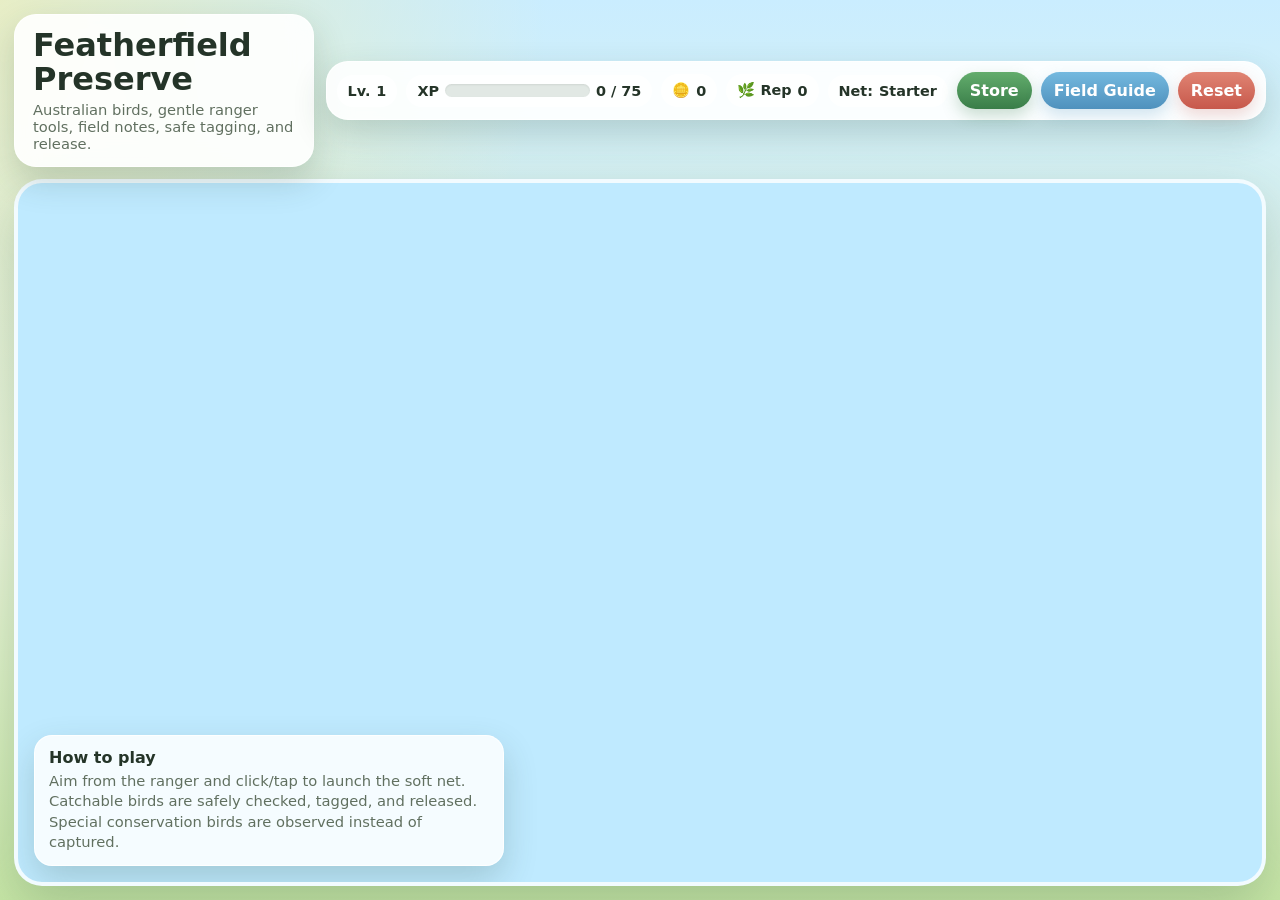
<file: NEW_flappy_happpy_game_v1.2.html>
<!DOCTYPE html>
<html lang="en">
<head>
  <meta charset="UTF-8" />
  <meta name="viewport" content="width=device-width, initial-scale=1.0" />

  <title>Featherfield Preserve - Australian Birds MVP</title>

  <style>
    :root {
      --text: #243428;
      --muted: #617060;
      --panel: rgba(255, 255, 255, 0.9);
      --panel-solid: #fffaf0;
      --green: #63ad6d;
      --green-dark: #397d48;
      --blue: #5ca6da;
      --gold: #dfa840;
      --danger: #d46758;
      --shadow: 0 14px 34px rgba(40, 70, 48, 0.2);
      --radius: 22px;
    }

    * {
      box-sizing: border-box;
    }

    html,
    body {
      margin: 0;
      min-height: 100%;
      font-family: system-ui, -apple-system, BlinkMacSystemFont, "Segoe UI", sans-serif;
      color: var(--text);
      background:
        radial-gradient(circle at top left, rgba(255, 238, 151, 0.55), transparent 35%),
        linear-gradient(180deg, #caedff 0%, #edf8dc 58%, #c8e7a7 100%);
      overflow: hidden;
    }

    button {
      font: inherit;
    }

    .app {
      width: 100vw;
      height: 100vh;
      display: grid;
      grid-template-rows: auto 1fr;
      gap: 12px;
      padding: 14px;
    }

    .topbar {
      display: grid;
      grid-template-columns: 1fr auto;
      gap: 12px;
      align-items: center;
      z-index: 5;
    }

    .brand-card,
    .stats-card {
      background: var(--panel);
      backdrop-filter: blur(12px);
      border: 1px solid rgba(255, 255, 255, 0.78);
      box-shadow: var(--shadow);
      border-radius: var(--radius);
    }

    .brand-card {
      padding: 14px 18px;
    }

    .brand-card h1 {
      margin: 0;
      line-height: 1.05;
      font-size: clamp(1.15rem, 2.6vw, 2rem);
    }

    .brand-card p {
      margin: 5px 0 0;
      color: var(--muted);
      font-size: 0.92rem;
    }

    .stats-card {
      display: flex;
      flex-wrap: wrap;
      justify-content: flex-end;
      align-items: center;
      gap: 9px;
      padding: 10px;
    }

    .pill {
      display: inline-flex;
      align-items: center;
      gap: 6px;
      padding: 8px 11px;
      border-radius: 999px;
      background: rgba(255, 255, 255, 0.78);
      font-size: 0.9rem;
      font-weight: 800;
      white-space: nowrap;
    }

    .xp-shell {
      width: 145px;
      height: 13px;
      overflow: hidden;
      background: rgba(54, 94, 67, 0.14);
      border-radius: 999px;
      box-shadow: inset 0 1px 2px rgba(0, 0, 0, 0.08);
    }

    .xp-fill {
      display: block;
      height: 100%;
      width: 0%;
      background: linear-gradient(90deg, #72d085, #efbd4e);
      border-radius: inherit;
      transition: width 180ms ease;
    }

    .button {
      border: 0;
      border-radius: 999px;
      padding: 9px 13px;
      color: white;
      background: linear-gradient(180deg, var(--green), var(--green-dark));
      box-shadow: 0 7px 16px rgba(57, 125, 72, 0.25);
      cursor: pointer;
      font-weight: 900;
      transition: transform 120ms ease, filter 120ms ease;
    }

    .button:hover {
      transform: translateY(-1px);
      filter: brightness(1.04);
    }

    .button.secondary {
      background: linear-gradient(180deg, #74b9df, #4f91bd);
      box-shadow: 0 7px 16px rgba(79, 145, 189, 0.24);
    }

    .button.warn {
      background: linear-gradient(180deg, #e08473, #c7584b);
      box-shadow: 0 7px 16px rgba(199, 88, 75, 0.22);
    }

    .game-shell {
      position: relative;
      min-height: 0;
      overflow: hidden;
      border-radius: 28px;
      border: 4px solid rgba(255, 255, 255, 0.8);
      box-shadow: 0 20px 54px rgba(45, 82, 55, 0.25);
      background: #bfeaff;
    }

    canvas {
      display: block;
      width: 100%;
      height: 100%;
      cursor: crosshair;
      touch-action: none;
    }

    .hint-card {
      position: absolute;
      left: 16px;
      bottom: 16px;
      width: min(470px, calc(100% - 32px));
      padding: 12px 14px;
      pointer-events: none;
      background: rgba(255, 255, 255, 0.84);
      backdrop-filter: blur(12px);
      border: 1px solid rgba(255, 255, 255, 0.88);
      border-radius: 18px;
      box-shadow: var(--shadow);
    }

    .hint-card strong {
      display: block;
      margin-bottom: 4px;
    }

    .hint-card span {
      display: block;
      color: var(--muted);
      font-size: 0.92rem;
      line-height: 1.4;
    }

    .toast-stack {
      position: absolute;
      top: 16px;
      left: 16px;
      z-index: 4;
      display: grid;
      gap: 8px;
      pointer-events: none;
    }

    .toast {
      width: min(430px, calc(100vw - 60px));
      padding: 12px 14px;
      background: rgba(255, 255, 255, 0.92);
      backdrop-filter: blur(12px);
      border: 1px solid rgba(255, 255, 255, 0.9);
      border-radius: 18px;
      box-shadow: var(--shadow);
      animation: popIn 170ms ease both;
    }

    .toast h3 {
      margin: 0 0 4px;
      font-size: 1rem;
    }

    .toast p {
      margin: 0;
      color: var(--muted);
      font-size: 0.9rem;
      line-height: 1.35;
    }

    @keyframes popIn {
      from {
        opacity: 0;
        transform: translateY(-8px) scale(0.98);
      }

      to {
        opacity: 1;
        transform: translateY(0) scale(1);
      }
    }

    .modal-backdrop {
      position: fixed;
      inset: 0;
      z-index: 20;
      display: none;
      place-items: center;
      padding: 18px;
      background: rgba(25, 45, 30, 0.45);
      backdrop-filter: blur(8px);
    }

    .modal-backdrop.show {
      display: grid;
    }

    .modal {
      width: min(1040px, 100%);
      max-height: min(800px, 92vh);
      overflow: auto;
      background: var(--panel-solid);
      border: 3px solid rgba(255, 255, 255, 0.92);
      border-radius: 28px;
      box-shadow: 0 30px 82px rgba(0, 0, 0, 0.28);
    }

    .modal-header {
      position: sticky;
      top: 0;
      z-index: 2;
      display: flex;
      align-items: center;
      justify-content: space-between;
      gap: 12px;
      padding: 18px 20px;
      background: rgba(255, 250, 240, 0.97);
      border-bottom: 1px solid rgba(76, 93, 65, 0.13);
    }

    .modal-header h2 {
      margin: 0;
      font-size: 1.35rem;
    }

    .modal-body {
      padding: 18px 20px 22px;
    }

    .close-button {
      width: 38px;
      height: 38px;
      border: 0;
      border-radius: 999px;
      background: #f0dec5;
      color: #5e4b34;
      font-size: 1.2rem;
      font-weight: 900;
      cursor: pointer;
    }

    .grid {
      display: grid;
      grid-template-columns: repeat(auto-fit, minmax(245px, 1fr));
      gap: 14px;
    }

    .item-card {
      background: white;
      border: 1px solid rgba(76, 93, 65, 0.12);
      border-radius: 20px;
      box-shadow: 0 8px 22px rgba(43, 75, 52, 0.08);
      padding: 15px;
    }

    .item-card h3 {
      margin: 0 0 6px;
    }

    .item-card p {
      margin: 7px 0;
      color: var(--muted);
      line-height: 1.42;
    }

    .meta {
      display: flex;
      flex-wrap: wrap;
      gap: 6px;
      margin: 10px 0 12px;
    }

    .tag {
      display: inline-flex;
      align-items: center;
      padding: 5px 8px;
      border-radius: 999px;
      background: #eef7e8;
      color: #3d774d;
      font-size: 0.78rem;
      font-weight: 900;
    }

    .tag.common {
      background: #edf8e9;
      color: #4e8f49;
    }

    .tag.uncommon {
      background: #e7f4ff;
      color: #3b7eab;
    }

    .tag.rare {
      background: #f1e8ff;
      color: #7350b6;
    }

    .tag.epic {
      background: #fff0fb;
      color: #b84ca2;
    }

    .tag.legendary {
      background: #fff6d9;
      color: #9c6b11;
    }

    .tag.conservation {
      background: #e8f7ef;
      color: #32764c;
    }

    .locked {
      filter: grayscale(0.65);
      opacity: 0.72;
    }

    .card-actions {
      display: flex;
      flex-wrap: wrap;
      gap: 8px;
      margin-top: 10px;
    }

    .mini-button {
      border: 0;
      border-radius: 999px;
      padding: 8px 11px;
      background: #e9f6df;
      color: #356c43;
      cursor: pointer;
      font-weight: 900;
    }

    .mini-button.primary {
      background: var(--green);
      color: white;
    }

    .mini-button:disabled {
      cursor: not-allowed;
      opacity: 0.55;
    }

    @media (max-width: 880px) {
      html,
      body {
        overflow: auto;
      }

      .app {
        min-height: 100vh;
        height: auto;
      }

      .topbar {
        grid-template-columns: 1fr;
      }

      .stats-card {
        justify-content: flex-start;
      }

      .game-shell {
        height: 69vh;
        min-height: 510px;
      }

      .hint-card {
        right: 12px;
        left: 12px;
        bottom: 12px;
      }
    }

    @media (min-width: 881px) {
      .game-shell {
        height: 100%;
      }
    }
  </style>
</head>

<body>
  <main class="app">
    <section class="topbar">
      <div class="brand-card">
        <h1>Featherfield Preserve</h1>
        <p>Australian birds, gentle ranger tools, field notes, safe tagging, and release.</p>
      </div>

      <div class="stats-card">
        <span class="pill">Lv. <span id="levelText">1</span></span>

        <span class="pill">
          XP
          <span class="xp-shell">
            <span class="xp-fill" id="xpFill"></span>
          </span>
          <span id="xpText">0 / 75</span>
        </span>

        <span class="pill">🪙 <span id="coinText">0</span></span>
        <span class="pill">🌿 Rep <span id="repText">0</span></span>
        <span class="pill">Net: <span id="netText">Starter</span></span>

        <button class="button" id="storeButton">Store</button>
        <button class="button secondary" id="guideButton">Field Guide</button>
        <button class="button warn" id="resetButton">Reset</button>
      </div>
    </section>

    <section class="game-shell">
      <canvas id="gameCanvas" aria-label="Australian bird preserve game canvas"></canvas>

      <div class="toast-stack" id="toastStack"></div>

      <div class="hint-card">
        <strong>How to play</strong>
        <span>
          Aim from the ranger and click/tap to launch the soft net. Catchable birds are safely checked,
          tagged, and released. Special conservation birds are observed instead of captured.
        </span>
      </div>
    </section>
  </main>

  <div class="modal-backdrop" id="modalBackdrop">
    <div class="modal" role="dialog" aria-modal="true">
      <div class="modal-header">
        <h2 id="modalTitle">Modal</h2>
        <button class="close-button" id="closeModalButton" aria-label="Close modal">×</button>
      </div>

      <div class="modal-body" id="modalBody"></div>
    </div>
  </div>

  <script>
    (() => {
      "use strict";

      const STORAGE_KEY = "featherfield_preserve_australia_v2";

      const RARITY = {
        common: {
          label: "Common",
          color: "#6caf66",
          glow: "rgba(108, 175, 102, 0.16)"
        },
        uncommon: {
          label: "Uncommon",
          color: "#3d9ed1",
          glow: "rgba(61, 158, 209, 0.17)"
        },
        rare: {
          label: "Rare",
          color: "#8160cf",
          glow: "rgba(129, 96, 207, 0.2)"
        },
        epic: {
          label: "Epic",
          color: "#cc54b7",
          glow: "rgba(204, 84, 183, 0.25)"
        },
        legendary: {
          label: "Conservation",
          color: "#d89b2a",
          glow: "rgba(216, 155, 42, 0.25)"
        }
      };

      const BIRDS = [
        {
          id: "willie_wagtail",
          commonName: "Willie Wagtail",
          scientificName: "Rhipidura leucophrys",
          rarity: "common",
          handling: "catch_release",
          spawnWeight: 34,
          levelRequired: 1,
          size: 14,
          speed: 88,
          catchDifficulty: 13,
          alertRate: 0.2,
          xp: 9,
          coins: 6,
          reputation: 1,
          body: "#1d2224",
          wing: "#101314",
          chest: "#f3f2ea",
          accent: "#ffffff",
          beak: "#181818",
          movementStyle: "zigzag",
          fieldGuide:
            "A small black-and-white fantail with a white chest and eyebrow. It flicks and fans its tail while searching for insects."
        },
        {
          id: "australian_magpie",
          commonName: "Australian Magpie",
          scientificName: "Gymnorhina tibicen",
          rarity: "common",
          handling: "catch_release",
          spawnWeight: 28,
          levelRequired: 1,
          size: 20,
          speed: 50,
          catchDifficulty: 17,
          alertRate: 0.31,
          xp: 12,
          coins: 8,
          reputation: 1,
          body: "#151719",
          wing: "#f1f0e8",
          chest: "#0f1011",
          accent: "#dfded4",
          beak: "#d8d4c8",
          movementStyle: "territorial",
          fieldGuide:
            "A familiar black-and-white Australian bird. Magpies live in defended territories and are known for their rich warbling calls."
        },
        {
          id: "galah",
          commonName: "Galah",
          scientificName: "Eolophus roseicapilla",
          rarity: "uncommon",
          handling: "catch_release",
          spawnWeight: 17,
          levelRequired: 1,
          size: 21,
          speed: 60,
          catchDifficulty: 22,
          alertRate: 0.25,
          xp: 20,
          coins: 14,
          reputation: 2,
          body: "#eaa3b5",
          wing: "#92979e",
          chest: "#efabc0",
          accent: "#f3cad4",
          beak: "#dad2c8",
          movementStyle: "flock",
          fieldGuide:
            "A rose-pink and grey cockatoo often seen in noisy groups. Galahs have a bouncing, acrobatic flight."
        },
        {
          id: "rainbow_lorikeet",
          commonName: "Rainbow Lorikeet",
          scientificName: "Trichoglossus moluccanus",
          rarity: "uncommon",
          handling: "catch_release",
          spawnWeight: 15,
          levelRequired: 2,
          size: 17,
          speed: 92,
          catchDifficulty: 28,
          alertRate: 0.29,
          xp: 25,
          coins: 18,
          reputation: 2,
          body: "#238243",
          wing: "#126a31",
          chest: "#e67a2f",
          head: "#3656a7",
          accent: "#f3c739",
          beak: "#e34e34",
          movementStyle: "burst",
          fieldGuide:
            "A bright lorikeet with green wings, blue head, orange-yellow breast, and red beak. Often noisy and fast-moving."
        },
        {
          id: "superb_fairy_wren",
          commonName: "Superb Fairy-wren",
          scientificName: "Malurus cyaneus",
          rarity: "rare",
          handling: "catch_release",
          spawnWeight: 7,
          levelRequired: 2,
          size: 11,
          speed: 99,
          catchDifficulty: 38,
          alertRate: 0.39,
          xp: 48,
          coins: 34,
          reputation: 4,
          body: "#2b57b8",
          wing: "#17264f",
          chest: "#161819",
          accent: "#65a9ff",
          beak: "#161616",
          movementStyle: "tiny_hopper",
          fieldGuide:
            "A tiny, energetic wren. Adult males can show striking blue and black breeding plumage."
        },
        {
          id: "laughing_kookaburra",
          commonName: "Laughing Kookaburra",
          scientificName: "Dacelo novaeguineae",
          rarity: "rare",
          handling: "catch_release",
          spawnWeight: 6,
          levelRequired: 3,
          size: 26,
          speed: 38,
          catchDifficulty: 33,
          alertRate: 0.34,
          xp: 56,
          coins: 42,
          reputation: 4,
          body: "#d8c5a5",
          wing: "#765437",
          chest: "#f2eadc",
          accent: "#3d3027",
          beak: "#51483e",
          movementStyle: "perch",
          fieldGuide:
            "A large kingfisher with off-white underparts, brown wings, and a famous laughing call."
        },
        {
          id: "black_swan",
          commonName: "Black Swan",
          scientificName: "Cygnus atratus",
          rarity: "epic",
          handling: "catch_release",
          spawnWeight: 2,
          levelRequired: 4,
          size: 31,
          speed: 28,
          catchDifficulty: 42,
          alertRate: 0.28,
          xp: 105,
          coins: 85,
          reputation: 8,
          body: "#161515",
          wing: "#222222",
          chest: "#1b1b1b",
          accent: "#ffffff",
          beak: "#df4635",
          movementStyle: "water_glide",
          fieldGuide:
            "A large mostly black waterbird with white wing tips visible in flight and an orange-red bill."
        },
        {
          id: "carnabys_black_cockatoo",
          commonName: "Carnaby’s Black-Cockatoo",
          scientificName: "Zanda latirostris",
          rarity: "legendary",
          handling: "observe_only",
          spawnWeight: 1,
          levelRequired: 5,
          size: 30,
          speed: 72,
          catchDifficulty: 999,
          alertRate: 0.45,
          xp: 140,
          coins: 0,
          reputation: 18,
          body: "#171719",
          wing: "#101011",
          chest: "#1c1c1e",
          accent: "#f0f0df",
          beak: "#a9a190",
          movementStyle: "conservation_flyover",
          fieldGuide:
            "A south-west Western Australian black-cockatoo. In this game it is observed and protected, not captured."
        }
      ];

      const NETS = [
        {
          id: "starter",
          name: "Starter Net",
          shortName: "Starter",
          cost: 0,
          unlockLevel: 1,
          radius: 42,
          range: 430,
          throwSpeed: 560,
          cooldownMs: 1000,
          baseCatchChance: 76,
          rareBonus: 0,
          stealth: 0,
          description:
            "A balanced soft ranger net. Good range, average opening size, and forgiving cooldown."
        },
        {
          id: "wide",
          name: "Wide Net",
          shortName: "Wide",
          cost: 110,
          unlockLevel: 2,
          radius: 62,
          range: 360,
          throwSpeed: 455,
          cooldownMs: 1350,
          baseCatchChance: 72,
          rareBonus: -2,
          stealth: 0,
          description:
            "Opens wide and is easier to aim, but travels slower and has a longer cooldown."
        },
        {
          id: "quick",
          name: "Quick Net",
          shortName: "Quick",
          cost: 165,
          unlockLevel: 3,
          radius: 34,
          range: 510,
          throwSpeed: 760,
          cooldownMs: 650,
          baseCatchChance: 78,
          rareBonus: 0,
          stealth: 0,
          description:
            "Fast and responsive. Excellent for skilled timing, but the smaller opening demands accuracy."
        },
        {
          id: "silent",
          name: "Silent Net",
          shortName: "Silent",
          cost: 320,
          unlockLevel: 4,
          radius: 44,
          range: 440,
          throwSpeed: 570,
          cooldownMs: 1050,
          baseCatchChance: 79,
          rareBonus: 8,
          stealth: 0.38,
          description:
            "A quieter conservation net that creates less stress and helps with skittish rare birds."
        }
      ];

      const canvas = document.getElementById("gameCanvas");
      const ctx = canvas.getContext("2d");

      const landingPage = document.getElementById("landingPage");
      const loginPage = document.getElementById("loginPage");
      const startGameButton = document.getElementById("startGameButton");
      const loginButton = document.getElementById("loginButton");
      const backButton = document.getElementById("backButton");
      const loginForm = document.getElementById("loginForm");
      const signupButton = document.getElementById("signupButton");

      const levelText = document.getElementById("levelText");
      const xpFill = document.getElementById("xpFill");
      const xpText = document.getElementById("xpText");
      const coinText = document.getElementById("coinText");
      const repText = document.getElementById("repText");
      const netText = document.getElementById("netText");

      const storeButton = document.getElementById("storeButton");
      const guideButton = document.getElementById("guideButton");
      const resetButton = document.getElementById("resetButton");

      const modalBackdrop = document.getElementById("modalBackdrop");
      const modalTitle = document.getElementById("modalTitle");
      const modalBody = document.getElementById("modalBody");
      const closeModalButton = document.getElementById("closeModalButton");
      const toastStack = document.getElementById("toastStack");

      let width = 900;
      let height = 620;
      let lastTime = performance.now();

      let birds = [];
      let floatingTexts = [];
      let activeNet = null;

      let spawnTimer = 0;
      let nextSpawnDelay = random(600, 1500);
      let nextThrowAt = 0;
      let cooldownPulse = 0;

      const pointer = {
        x: 450,
        y: 300,
        active: false
      };

      const player = {
        x: 450,
        y: 560,
        radius: 24,
        bob: 0
      };

      let save = loadSave();

      function createDefaultSave() {
        const collection = {};

        for (const bird of BIRDS) {
          collection[bird.id] = {
            discovered: false,
            observed: false,
            totalHandled: 0,
            totalObserved: 0,
            bestQuality: null,
            firstSeenAt: null
          };
        }

        return {
          xp: 0,
          coins: 0,
          reputation: 0,
          equippedNetId: "starter",
          ownedNetIds: ["starter"],
          collection,
          totalSafeHandles: 0,
          totalObservations: 0
        };
      }

      function loadSave() {
        try {
          const raw = localStorage.getItem(STORAGE_KEY);
          const parsed = raw ? JSON.parse(raw) : null;
          const base = createDefaultSave();

          if (!parsed || typeof parsed !== "object") {
            return base;
          }

          const mergedCollection = { ...base.collection };

          for (const bird of BIRDS) {
            mergedCollection[bird.id] = {
              ...base.collection[bird.id],
              ...(parsed.collection ? parsed.collection[bird.id] : {})
            };
          }

          const merged = {
            ...base,
            ...parsed,
            collection: mergedCollection,
            ownedNetIds:
              Array.isArray(parsed.ownedNetIds) && parsed.ownedNetIds.length
                ? parsed.ownedNetIds
                : ["starter"]
          };

          if (!merged.ownedNetIds.includes("starter")) {
            merged.ownedNetIds.push("starter");
          }

          if (!NETS.some((net) => net.id === merged.equippedNetId)) {
            merged.equippedNetId = "starter";
          }

          return merged;
        } catch (error) {
          console.warn("Could not load save. Starting fresh.", error);
          return createDefaultSave();
        }
      }

      function writeSave() {
        localStorage.setItem(STORAGE_KEY, JSON.stringify(save));
      }

      function xpRequiredForLevel(level) {
        return Math.floor(75 * Math.pow(level, 1.45));
      }

      function getLevelInfo(totalXp) {
        let level = 1;
        let remaining = totalXp;

        while (remaining >= xpRequiredForLevel(level)) {
          remaining -= xpRequiredForLevel(level);
          level += 1;
        }

        return {
          level,
          current: remaining,
          needed: xpRequiredForLevel(level)
        };
      }

      function getEquippedNet() {
        return NETS.find((net) => net.id === save.equippedNetId) || NETS[0];
      }

      function clamp(value, min, max) {
        return Math.max(min, Math.min(max, value));
      }

      function random(min, max) {
        return Math.random() * (max - min) + min;
      }

      function distance(ax, ay, bx, by) {
        return Math.hypot(ax - bx, ay - by);
      }

      function escapeHtml(value) {
        return String(value)
          .replaceAll("&", "&amp;")
          .replaceAll("<", "&lt;")
          .replaceAll(">", "&gt;")
          .replaceAll('"', "&quot;")
          .replaceAll("'", "&#039;");
      }

      function safeId() {
        if (globalThis.crypto && typeof globalThis.crypto.randomUUID === "function") {
          return globalThis.crypto.randomUUID();
        }

        return `${Date.now()}-${Math.random().toString(16).slice(2)}`;
      }

      function resizeCanvas() {
        const rect = canvas.getBoundingClientRect();
        const dpr = Math.max(1, window.devicePixelRatio || 1);

        width = Math.max(320, rect.width);
        height = Math.max(480, rect.height);

        canvas.width = Math.floor(width * dpr);
        canvas.height = Math.floor(height * dpr);

        ctx.setTransform(dpr, 0, 0, dpr, 0, 0);

        player.x = width / 2;
        player.y = height - 68;

        if (!pointer.active) {
          pointer.x = width / 2;
          pointer.y = height / 2;
        }
      }

      function chooseWeightedBird() {
        const level = getLevelInfo(save.xp).level;

        const availableBirds = BIRDS.filter((bird) => level >= bird.levelRequired);

        const totalWeight = availableBirds.reduce((sum, bird) => sum + bird.spawnWeight, 0);
        let roll = Math.random() * totalWeight;

        for (const bird of availableBirds) {
          roll -= bird.spawnWeight;

          if (roll <= 0) {
            return bird;
          }
        }

        return availableBirds[0];
      }

      function spawnBird() {
        const data = chooseWeightedBird();

        let x = random(50, width - 50);
        let y = random(82, height - 170);

        if (data.movementStyle === "water_glide") {
          x = random(80, width - 80);
          y = height - 172;
        }

        if (data.movementStyle === "conservation_flyover") {
          x = Math.random() < 0.5 ? -60 : width + 60;
          y = random(90, height * 0.42);
        }

        const angle = random(0, Math.PI * 2);
        const direction = data.movementStyle === "conservation_flyover"
          ? x < 0
            ? 1
            : -1
          : Math.cos(angle) >= 0
            ? 1
            : -1;

        const speed = data.speed * random(0.84, 1.18);

        birds.push({
          uid: safeId(),
          data,
          x,
          y,
          vx: direction * speed,
          vy: Math.sin(angle) * speed * 0.48,
          size: data.size,
          alert: 0,
          state: "foraging",
          age: 0,
          flap: random(0, Math.PI * 2),
          turnTimer: random(0.45, 1.5),
          pauseTimer: 0,
          lifeLimit:
            data.rarity === "legendary"
              ? random(7, 11)
              : data.rarity === "epic"
                ? random(12, 17)
                : data.rarity === "rare"
                  ? random(14, 22)
                  : random(20, 31)
        });
      }

      function updateSpawning(dt) {
        spawnTimer += dt * 1000;

        const maxBirds = width < 640 ? 5 : 8;

        if (birds.length < maxBirds && spawnTimer >= nextSpawnDelay) {
          spawnBird();

          spawnTimer = 0;
          nextSpawnDelay = random(650, 1650);
        }
      }

      function updateBirds(dt) {
        const net = getEquippedNet();

        for (const bird of birds) {
          bird.age += dt;
          bird.flap += dt * 9;
          bird.turnTimer -= dt;
          bird.pauseTimer = Math.max(0, bird.pauseTimer - dt);

          const pointerDistance = distance(pointer.x, pointer.y, bird.x, bird.y);

          if (pointer.active && pointerDistance < 86) {
            bird.alert += bird.data.alertRate * (1 - net.stealth) * dt * 0.55;
          } else {
            bird.alert -= dt * 0.075;
          }

          if (activeNet) {
            const netDistance = distance(activeNet.x, activeNet.y, bird.x, bird.y);
            if (netDistance < activeNet.radius + 90) {
              bird.alert += bird.data.alertRate * (1 - net.stealth) * dt * 1.2;
            }
          }

          bird.alert = clamp(bird.alert, 0, 1.55);

          applyMovementStyle(bird, dt);

          if (
            bird.age > bird.lifeLimit ||
            (bird.alert > 1.24 && ["rare", "epic", "legendary"].includes(bird.data.rarity))
          ) {
            bird.state = "fleeing";
          }

          if (bird.state === "fleeing") {
            bird.vy -= 120 * dt;
            bird.vx += bird.vx >= 0 ? 28 * dt : -28 * dt;
          }

          bird.x += bird.vx * dt;
          bird.y += bird.vy * dt;

          constrainBirdToHabitat(bird);
        }

        birds = birds.filter((bird) => {
          const margin = 180;

          return (
            bird.x > -margin &&
            bird.x < width + margin &&
            bird.y > -margin &&
            bird.y < height + margin
          );
        });
      }

      function applyMovementStyle(bird, dt) {
        const data = bird.data;

        if (bird.state === "fleeing") {
          return;
        }

        if (data.movementStyle === "perch") {
          if (bird.pauseTimer <= 0 && Math.random() < dt * 0.55) {
            bird.pauseTimer = random(0.7, 1.8);
          }

          if (bird.pauseTimer > 0) {
            bird.vx *= 0.9;
            bird.vy *= 0.88;
            return;
          }
        }

        if (bird.turnTimer > 0) {
          return;
        }

        let speed = data.speed * random(0.78, 1.28) * (1 + bird.alert * 0.38);
        let angle = Math.atan2(bird.vy, bird.vx);

        if (data.movementStyle === "zigzag") {
          angle += random(-1.25, 1.25);
          speed *= 1.08;
          bird.turnTimer = random(0.22, 0.58);
        } else if (data.movementStyle === "territorial") {
          const homeBias = Math.atan2(height * 0.45 - bird.y, width * 0.5 - bird.x);
          angle = angle * 0.55 + homeBias * 0.45 + random(-0.7, 0.7);
          bird.turnTimer = random(0.6, 1.25);
        } else if (data.movementStyle === "flock") {
          angle += random(-0.6, 0.6);
          speed *= 0.94;
          bird.turnTimer = random(0.5, 1.2);
        } else if (data.movementStyle === "burst") {
          angle += random(-0.85, 0.85);
          speed *= Math.random() < 0.45 ? 1.55 : 0.55;
          bird.turnTimer = random(0.25, 0.85);
        } else if (data.movementStyle === "tiny_hopper") {
          angle += random(-1.5, 1.5);
          speed *= Math.random() < 0.5 ? 1.35 : 0.35;
          bird.turnTimer = random(0.2, 0.55);
        } else if (data.movementStyle === "water_glide") {
          angle = Math.random() < 0.5 ? 0 : Math.PI;
          speed *= 0.55;
          bird.turnTimer = random(1.4, 2.8);
        } else if (data.movementStyle === "conservation_flyover") {
          speed *= 1.08;
          bird.vx = bird.vx >= 0 ? speed : -speed;
          bird.vy = Math.sin(bird.age * 1.4) * 14;
          bird.turnTimer = random(0.9, 1.4);
          return;
        } else {
          angle += random(-0.75, 0.75);
          bird.turnTimer = random(0.5, 1.5);
        }

        bird.vx = Math.cos(angle) * speed;
        bird.vy = Math.sin(angle) * speed * 0.52;
      }

      function constrainBirdToHabitat(bird) {
        if (bird.state === "fleeing" || bird.data.movementStyle === "conservation_flyover") {
          return;
        }

        const minY = 72;
        const maxY = bird.data.movementStyle === "water_glide"
          ? height - 148
          : height - 135;

        if (bird.x < 36) {
          bird.x = 36;
          bird.vx = Math.abs(bird.vx);
        }

        if (bird.x > width - 36) {
          bird.x = width - 36;
          bird.vx = -Math.abs(bird.vx);
        }

        if (bird.y < minY) {
          bird.y = minY;
          bird.vy = Math.abs(bird.vy);
        }

        if (bird.y > maxY) {
          bird.y = maxY;
          bird.vy = -Math.abs(bird.vy);
        }
      }

      function fireNet(targetX, targetY) {
        const now = performance.now();
        const net = getEquippedNet();

        if (activeNet) {
          showToast("Net already deployed", "Let your current net finish its throw first.");
          return;
        }

        if (now < nextThrowAt) {
          cooldownPulse = 1;
          showToast("Net cooling down", "A calm ranger waits between throws.");
          return;
        }

        const dx = targetX - player.x;
        const dy = targetY - player.y;
        const length = Math.hypot(dx, dy) || 1;

        if (dy > 30) {
          showToast("Aim into the habitat", "Launch upward or sideways toward the birds, not into the ranger’s feet.");
          return;
        }

        const directionX = dx / length;
        const directionY = dy / length;

        activeNet = {
          x: player.x,
          y: player.y - 16,
          startX: player.x,
          startY: player.y - 16,
          vx: directionX * net.throwSpeed,
          vy: directionY * net.throwSpeed,
          radius: 9,
          maxRadius: net.radius,
          range: net.range,
          age: 0,
          hit: false
        };

        nextThrowAt = now + net.cooldownMs;
      }

      function updateNetProjectile(dt) {
        if (!activeNet) {
          return;
        }

        activeNet.age += dt;
        activeNet.x += activeNet.vx * dt;
        activeNet.y += activeNet.vy * dt;

        activeNet.radius = Math.min(
          activeNet.maxRadius,
          activeNet.radius + dt * 210
        );

        for (const bird of birds) {
          if (bird.state === "fleeing") {
            continue;
          }

          const hitDistance = distance(activeNet.x, activeNet.y, bird.x, bird.y);

          if (hitDistance <= activeNet.radius + bird.size) {
            handleNetHitBird(bird, activeNet);
            activeNet = null;
            return;
          }
        }

        const travelled = distance(
          activeNet.x,
          activeNet.y,
          activeNet.startX,
          activeNet.startY
        );

        if (
          travelled >= activeNet.range ||
          activeNet.x < -90 ||
          activeNet.x > width + 90 ||
          activeNet.y < -90 ||
          activeNet.y > height + 90
        ) {
          scareNearbyBirds(activeNet.x, activeNet.y);

          floatingTexts.push({
            text: "Soft net landed",
            x: activeNet.x,
            y: activeNet.y,
            color: "#697463",
            alpha: 1,
            age: 0,
            life: 0.9
          });

          activeNet = null;
        }
      }

      function handleNetHitBird(bird, projectile) {
        if (bird.data.handling === "observe_only") {
          observeConservationBird(bird);
          return;
        }

        attemptCatch(bird, projectile);
      }

      function attemptCatch(bird, projectile) {
        const net = getEquippedNet();
        const data = bird.data;

        const distanceScore = clamp(
          1 - distance(projectile.x, projectile.y, bird.x, bird.y) / (projectile.radius + bird.size),
          0,
          1
        );

        const rareBonus = ["rare", "epic"].includes(data.rarity) ? net.rareBonus : 0;

        const catchChance = clamp(
          net.baseCatchChance +
            rareBonus +
            distanceScore * 15 -
            data.catchDifficulty -
            bird.alert * 18,
          5,
          96
        );

        const roll = Math.random() * 100;

        if (roll <= catchChance) {
          safelyHandleBird(bird, distanceScore);
        } else {
          bird.alert += 0.58;

          if (bird.alert > 1.05) {
            bird.state = "fleeing";
          }

          floatingTexts.push({
            text: "Slipped away",
            x: bird.x,
            y: bird.y - 30,
            color: "#b4654d",
            alpha: 1,
            age: 0,
            life: 1
          });

          showToast(
            "Gentle miss",
            `${data.commonName} slipped away and became more alert.`
          );
        }
      }

      function safelyHandleBird(bird, distanceScore) {
        const data = bird.data;
        const entry = save.collection[data.id];

        const firstDiscovery = !entry.discovered;
        const quality = distanceScore >= 0.72 ? "Excellent" : distanceScore >= 0.4 ? "Clean" : "Safe";
        const qualityMultiplier = quality === "Excellent" ? 1.25 : quality === "Clean" ? 1.08 : 1;
        const firstMultiplier = firstDiscovery ? 2 : 1;

        const xpEarned = Math.round(data.xp * qualityMultiplier * firstMultiplier);
        const coinsEarned = Math.round(data.coins * qualityMultiplier);
        const repEarned = Math.round(data.reputation * qualityMultiplier);

        save.xp += xpEarned;
        save.coins += coinsEarned;
        save.reputation += repEarned;
        save.totalSafeHandles += 1;

        entry.discovered = true;
        entry.observed = true;
        entry.totalHandled += 1;
        entry.totalObserved += 1;
        entry.firstSeenAt = entry.firstSeenAt || new Date().toISOString();

        if (!entry.bestQuality || qualityRank(quality) > qualityRank(entry.bestQuality)) {
          entry.bestQuality = quality;
        }

        birds = birds.filter((item) => item.uid !== bird.uid);

        floatingTexts.push({
          text: `+${xpEarned} XP  +${coinsEarned} coins  +${repEarned} rep`,
          x: bird.x,
          y: bird.y - 34,
          color: RARITY[data.rarity].color,
          alpha: 1,
          age: 0,
          life: 1.25
        });

        showToast(
          `${quality} handling: ${data.commonName}`,
          `${data.commonName} was safely checked, tagged, and released. ${
            firstDiscovery ? "New field guide entry unlocked. " : ""
          }+${xpEarned} XP, +${coinsEarned} coins, +${repEarned} reputation.`
        );

        writeSave();
        updateHud();
      }

      function observeConservationBird(bird) {
        const data = bird.data;
        const entry = save.collection[data.id];

        const firstDiscovery = !entry.discovered;

        const xpEarned = firstDiscovery ? data.xp * 2 : data.xp;
        const repEarned = firstDiscovery ? data.reputation * 2 : data.reputation;

        save.xp += xpEarned;
        save.reputation += repEarned;
        save.totalObservations += 1;

        entry.discovered = true;
        entry.observed = true;
        entry.totalObserved += 1;
        entry.firstSeenAt = entry.firstSeenAt || new Date().toISOString();
        entry.bestQuality = "Observed";

        birds = birds.filter((item) => item.uid !== bird.uid);

        floatingTexts.push({
          text: `Observed! +${xpEarned} XP  +${repEarned} rep`,
          x: bird.x,
          y: bird.y - 36,
          color: RARITY[data.rarity].color,
          alpha: 1,
          age: 0,
          life: 1.4
        });

        showToast(
          `Conservation observation: ${data.commonName}`,
          `${data.commonName} was respectfully observed and logged. This species is protected in-game, not captured.`
        );

        writeSave();
        updateHud();
      }

      function qualityRank(quality) {
        if (quality === "Observed") return 4;
        if (quality === "Excellent") return 3;
        if (quality === "Clean") return 2;
        if (quality === "Safe") return 1;
        return 0;
      }

      function scareNearbyBirds(x, y) {
        const net = getEquippedNet();

        for (const bird of birds) {
          const d = distance(x, y, bird.x, bird.y);

          if (d < 130) {
            bird.alert += 0.25 * (1 - net.stealth);

            if (bird.alert > 1.25 && ["rare", "epic", "legendary"].includes(bird.data.rarity)) {
              bird.state = "fleeing";
            }
          }
        }
      }

      function updateFloatingTexts(dt) {
        for (const text of floatingTexts) {
          text.age += dt;
          text.y -= dt * 36;
          text.alpha = 1 - text.age / text.life;
        }

        floatingTexts = floatingTexts.filter((text) => text.age < text.life);
      }

      function updateHud() {
        const levelInfo = getLevelInfo(save.xp);
        const net = getEquippedNet();

        levelText.textContent = String(levelInfo.level);
        xpText.textContent = `${levelInfo.current} / ${levelInfo.needed}`;
        xpFill.style.width = `${clamp((levelInfo.current / levelInfo.needed) * 100, 0, 100)}%`;

        coinText.textContent = String(save.coins);
        repText.textContent = String(save.reputation);
        netText.textContent = net.shortName;
      }

      function showToast(title, message) {
        const toast = document.createElement("div");
        toast.className = "toast";
        toast.innerHTML = `
          <h3>${escapeHtml(title)}</h3>
          <p>${escapeHtml(message)}</p>
        `;

        toastStack.prepend(toast);

        while (toastStack.children.length > 3) {
          toastStack.lastElementChild.remove();
        }

        window.setTimeout(() => {
          toast.style.opacity = "0";
          toast.style.transform = "translateY(-8px)";
          toast.style.transition = "opacity 240ms ease, transform 240ms ease";

          window.setTimeout(() => {
            toast.remove();
          }, 260);
        }, 3100);
      }

      function draw() {
        drawBackground();
        drawAimGuide();

        const sortedBirds = [...birds].sort((a, b) => a.y - b.y);

        for (const bird of sortedBirds) {
          drawBird(bird);
        }

        drawNetProjectile();
        drawPlayer();
        drawFloatingTexts();
        drawCooldownIndicator();
      }

      function drawBackground() {
        const sky = ctx.createLinearGradient(0, 0, 0, height);
        sky.addColorStop(0, "#bdeaff");
        sky.addColorStop(0.5, "#e8f9ff");
        sky.addColorStop(1, "#c9ecaa");

        ctx.fillStyle = sky;
        ctx.fillRect(0, 0, width, height);

        ctx.fillStyle = "rgba(255, 225, 112, 0.9)";
        ctx.beginPath();
        ctx.arc(width - 94, 84, 38, 0, Math.PI * 2);
        ctx.fill();

        drawCloud(width * 0.18, 86, 1.12);
        drawCloud(width * 0.48, 121, 0.82);
        drawCloud(width * 0.76, 152, 1);

        ctx.fillStyle = "#94d484";
        drawHill(-90, height - 148, width * 0.66, 180);

        ctx.fillStyle = "#7cc371";
        drawHill(width * 0.28, height - 128, width * 0.88, 190);

        drawWaterEdge();

        ctx.fillStyle = "#67b55f";
        ctx.fillRect(0, height - 122, width, 122);

        drawGrass();
      }

      function drawWaterEdge() {
        const pondY = height - 188;

        ctx.fillStyle = "rgba(101, 178, 206, 0.45)";
        ctx.beginPath();
        ctx.ellipse(width * 0.74, pondY, width * 0.24, 34, 0, 0, Math.PI * 2);
        ctx.fill();

        ctx.strokeStyle = "rgba(255, 255, 255, 0.34)";
        ctx.lineWidth = 2;

        for (let i = 0; i < 4; i += 1) {
          ctx.beginPath();
          ctx.ellipse(width * 0.74, pondY + i * 3, width * (0.12 + i * 0.028), 8 + i * 2, 0, 0, Math.PI * 2);
          ctx.stroke();
        }
      }

      function drawGrass() {
        for (let i = 0; i < 78; i += 1) {
          const x = (i * 137.5) % width;
          const y = height - randomSeeded(i, 18, 108);
          const bladeHeight = randomSeeded(i + 44, 10, 31);

          ctx.strokeStyle = i % 3 === 0 ? "#559e54" : "#64b762";
          ctx.lineWidth = 1;
          ctx.beginPath();
          ctx.moveTo(x, height);
          ctx.quadraticCurveTo(x + 5, y + bladeHeight, x + 2, y);
          ctx.stroke();

          if (i % 8 === 0) {
            ctx.fillStyle = i % 16 === 0 ? "#f5d66e" : "#ef9bc5";
            ctx.beginPath();
            ctx.arc(x + 4, y - 3, 3, 0, Math.PI * 2);
            ctx.fill();
          }
        }
      }

      function randomSeeded(seed, min, max) {
        const x = Math.sin(seed * 999) * 10000;
        return min + (x - Math.floor(x)) * (max - min);
      }

      function drawHill(x, y, w, h) {
        ctx.beginPath();
        ctx.moveTo(x, height);
        ctx.quadraticCurveTo(x + w * 0.46, y - h, x + w, height);
        ctx.closePath();
        ctx.fill();
      }

      function drawCloud(x, y, scale) {
        ctx.save();
        ctx.translate(x, y);
        ctx.scale(scale, scale);

        ctx.fillStyle = "rgba(255, 255, 255, 0.78)";
        ctx.beginPath();
        ctx.arc(0, 8, 20, 0, Math.PI * 2);
        ctx.arc(22, 0, 27, 0, Math.PI * 2);
        ctx.arc(52, 10, 19, 0, Math.PI * 2);
        ctx.arc(28, 18, 24, 0, Math.PI * 2);
        ctx.fill();

        ctx.restore();
      }

      function drawAimGuide() {
        const net = getEquippedNet();
        const dx = pointer.x - player.x;
        const dy = pointer.y - (player.y - 16);
        const length = Math.hypot(dx, dy) || 1;
        const cappedLength = Math.min(length, net.range);
        const endX = player.x + (dx / length) * cappedLength;
        const endY = player.y - 16 + (dy / length) * cappedLength;

        ctx.save();

        ctx.globalAlpha = 0.55;
        ctx.strokeStyle = "rgba(47, 91, 58, 0.6)";
        ctx.lineWidth = 2;
        ctx.setLineDash([8, 8]);
        ctx.beginPath();
        ctx.moveTo(player.x, player.y - 16);
        ctx.lineTo(endX, endY);
        ctx.stroke();
        ctx.setLineDash([]);

        ctx.globalAlpha = 0.9;
        ctx.strokeStyle = "rgba(255, 255, 255, 0.92)";
        ctx.lineWidth = 3;
        ctx.beginPath();
        ctx.arc(pointer.x, pointer.y, 14, 0, Math.PI * 2);
        ctx.stroke();

        ctx.strokeStyle = "rgba(63, 143, 84, 0.74)";
        ctx.lineWidth = 2;
        ctx.beginPath();
        ctx.moveTo(pointer.x - 22, pointer.y);
        ctx.lineTo(pointer.x - 8, pointer.y);
        ctx.moveTo(pointer.x + 8, pointer.y);
        ctx.lineTo(pointer.x + 22, pointer.y);
        ctx.moveTo(pointer.x, pointer.y - 22);
        ctx.lineTo(pointer.x, pointer.y - 8);
        ctx.moveTo(pointer.x, pointer.y + 8);
        ctx.lineTo(pointer.x, pointer.y + 22);
        ctx.stroke();

        ctx.restore();
      }

      function drawPlayer() {
        player.bob += 0.055;
        const bob = Math.sin(player.bob) * 1.2;
        const x = player.x;
        const y = player.y + bob;

        ctx.save();

        ctx.fillStyle = "rgba(34, 62, 39, 0.25)";
        ctx.beginPath();
        ctx.ellipse(x, y + 32, 34, 10, 0, 0, Math.PI * 2);
        ctx.fill();

        ctx.fillStyle = "#497b54";
        roundRect(x - 16, y - 16, 32, 38, 13);
        ctx.fill();

        ctx.fillStyle = "#f1c9a5";
        ctx.beginPath();
        ctx.arc(x, y - 30, 14, 0, Math.PI * 2);
        ctx.fill();

        ctx.fillStyle = "#6a8a4d";
        ctx.beginPath();
        ctx.ellipse(x, y - 43, 22, 8, 0, 0, Math.PI * 2);
        ctx.fill();

        ctx.fillStyle = "#55783d";
        roundRect(x - 13, y - 50, 26, 12, 6);
        ctx.fill();

        ctx.strokeStyle = "#2d4932";
        ctx.lineWidth = 4;
        ctx.lineCap = "round";
        ctx.beginPath();
        ctx.moveTo(x + 12, y - 5);
        ctx.lineTo(x + 35, y - 28);
        ctx.stroke();

        ctx.strokeStyle = "#6b5844";
        ctx.lineWidth = 3;
        ctx.beginPath();
        ctx.moveTo(x + 35, y - 28);
        ctx.lineTo(x + 54, y - 48);
        ctx.stroke();

        ctx.strokeStyle = "rgba(255, 255, 255, 0.75)";
        ctx.lineWidth = 2;
        ctx.beginPath();
        ctx.arc(x + 57, y - 51, 12, 0, Math.PI * 2);
        ctx.stroke();

        ctx.restore();
      }

      function drawBird(bird) {
        const data = bird.data;
        const rarity = RARITY[data.rarity];
        const facing = bird.vx >= 0 ? 1 : -1;
        const wingLift = Math.sin(bird.flap) * 4;
        const hover = distance(pointer.x, pointer.y, bird.x, bird.y) < 54;

        ctx.save();
        ctx.translate(bird.x, bird.y);
        ctx.scale(facing, 1);

        if (["rare", "epic", "legendary"].includes(data.rarity)) {
          ctx.fillStyle = rarity.glow;
          ctx.beginPath();
          ctx.arc(0, 0, data.size * 2.15, 0, Math.PI * 2);
          ctx.fill();
        }

        if (data.rarity === "legendary") {
          ctx.strokeStyle = "rgba(255, 222, 125, 0.72)";
          ctx.lineWidth = 2;
          ctx.beginPath();
          ctx.arc(0, 0, data.size * 2.36 + Math.sin(bird.flap) * 2, 0, Math.PI * 2);
          ctx.stroke();
        }

        ctx.fillStyle = data.wing;
        ctx.beginPath();
        ctx.ellipse(-4, 5 + wingLift, data.size * 0.9, data.size * 0.44, -0.42, 0, Math.PI * 2);
        ctx.fill();

        ctx.fillStyle = data.body;
        ctx.beginPath();
        ctx.ellipse(0, 0, data.size, data.size * 0.75, 0, 0, Math.PI * 2);
        ctx.fill();

        ctx.fillStyle = data.chest || lightenColor(data.body, 20);
        ctx.beginPath();
        ctx.ellipse(3, 4, data.size * 0.58, data.size * 0.45, 0.15, 0, Math.PI * 2);
        ctx.fill();

        ctx.fillStyle = data.head || lightenColor(data.body, 12);
        ctx.beginPath();
        ctx.arc(8, -6, data.size * 0.58, 0, Math.PI * 2);
        ctx.fill();

        if (data.accent) {
          ctx.fillStyle = data.accent;

          if (data.id === "willie_wagtail") {
            ctx.beginPath();
            ctx.ellipse(10, -12, 8, 2, -0.2, 0, Math.PI * 2);
            ctx.fill();
          } else if (data.id === "superb_fairy_wren") {
            ctx.beginPath();
            ctx.arc(7, -12, data.size * 0.27, 0, Math.PI * 2);
            ctx.fill();
          } else if (data.id === "carnabys_black_cockatoo") {
            ctx.beginPath();
            ctx.ellipse(-14, 0, 6, 12, -0.25, 0, Math.PI * 2);
            ctx.fill();
          } else if (data.id === "black_swan") {
            ctx.beginPath();
            ctx.ellipse(-6, 6 + wingLift, data.size * 0.22, data.size * 0.12, -0.4, 0, Math.PI * 2);
            ctx.fill();
          } else if (data.id === "rainbow_lorikeet") {
            ctx.beginPath();
            ctx.ellipse(4, 5, data.size * 0.35, data.size * 0.3, 0, 0, Math.PI * 2);
            ctx.fill();
          }
        }

        ctx.fillStyle = data.beak || "#e4b34f";
        ctx.beginPath();
        ctx.moveTo(data.size * 0.9, -5);
        ctx.lineTo(data.size * 1.38, -1);
        ctx.lineTo(data.size * 0.9, 3);
        ctx.closePath();
        ctx.fill();

        ctx.fillStyle = "#111817";
        ctx.beginPath();
        ctx.arc(data.size * 0.56, -10, 2.1, 0, Math.PI * 2);
        ctx.fill();

        ctx.strokeStyle = "rgba(42, 56, 42, 0.52)";
        ctx.lineWidth = 1.5;
        ctx.beginPath();
        ctx.moveTo(-2, data.size * 0.62);
        ctx.lineTo(-5, data.size * 0.97);
        ctx.moveTo(5, data.size * 0.6);
        ctx.lineTo(8, data.size * 0.97);
        ctx.stroke();

        ctx.restore();

        if (bird.alert > 0.2) {
          drawAlertMeter(bird);
        }

        if (hover) {
          drawBirdLabel(bird);
        }
      }

      function lightenColor(hex, amount) {
        const clean = hex.replace("#", "");
        const num = parseInt(clean, 16);

        const r = clamp((num >> 16) + amount, 0, 255);
        const g = clamp(((num >> 8) & 0x00ff) + amount, 0, 255);
        const b = clamp((num & 0x0000ff) + amount, 0, 255);

        return `rgb(${r}, ${g}, ${b})`;
      }

      function drawBirdLabel(bird) {
        const data = bird.data;
        const rarity = RARITY[data.rarity];
        const label = `${data.commonName} · ${rarity.label}`;

        ctx.font = "800 13px system-ui, sans-serif";
        const metrics = ctx.measureText(label);
        const labelWidth = metrics.width + 20;
        const labelHeight = 27;
        const x = clamp(bird.x - labelWidth / 2, 8, width - labelWidth - 8);
        const y = bird.y - bird.size - 52;

        ctx.fillStyle = "rgba(255, 255, 255, 0.92)";
        roundRect(x, y, labelWidth, labelHeight, 999);
        ctx.fill();

        ctx.fillStyle = rarity.color;
        ctx.beginPath();
        ctx.arc(x + 12, y + labelHeight / 2, 4, 0, Math.PI * 2);
        ctx.fill();

        ctx.fillStyle = "#26362a";
        ctx.fillText(label, x + 22, y + 18);
      }

      function drawAlertMeter(bird) {
        const barWidth = 36;
        const x = bird.x - barWidth / 2;
        const y = bird.y - bird.size - 20;

        ctx.fillStyle = "rgba(255, 255, 255, 0.82)";
        roundRect(x, y, barWidth, 6, 999);
        ctx.fill();

        ctx.fillStyle = bird.alert > 0.9 ? "#d76b5d" : "#e6aa3c";
        roundRect(x, y, barWidth * clamp(bird.alert / 1.25, 0, 1), 6, 999);
        ctx.fill();
      }

      function drawNetProjectile() {
        if (!activeNet) {
          return;
        }

        ctx.save();

        const pulse = Math.sin(activeNet.age * 18) * 2;

        ctx.strokeStyle = "rgba(255, 255, 255, 0.95)";
        ctx.lineWidth = 3;
        ctx.beginPath();
        ctx.arc(activeNet.x, activeNet.y, activeNet.radius + pulse, 0, Math.PI * 2);
        ctx.stroke();

        ctx.strokeStyle = "rgba(63, 143, 84, 0.68)";
        ctx.lineWidth = 1.5;

        for (let i = 0; i < 5; i += 1) {
          const angle = (Math.PI * 2 * i) / 5 + activeNet.age * 2;
          ctx.beginPath();
          ctx.moveTo(activeNet.x, activeNet.y);
          ctx.lineTo(
            activeNet.x + Math.cos(angle) * activeNet.radius,
            activeNet.y + Math.sin(angle) * activeNet.radius
          );
          ctx.stroke();
        }

        ctx.beginPath();
        ctx.arc(activeNet.x, activeNet.y, activeNet.radius * 0.55, 0, Math.PI * 2);
        ctx.stroke();

        ctx.fillStyle = "rgba(255, 255, 255, 0.22)";
        ctx.beginPath();
        ctx.arc(activeNet.x, activeNet.y, activeNet.radius, 0, Math.PI * 2);
        ctx.fill();

        ctx.restore();
      }

      function drawCooldownIndicator() {
        const net = getEquippedNet();
        const now = performance.now();
        const remaining = clamp((nextThrowAt - now) / net.cooldownMs, 0, 1);

        if (cooldownPulse > 0) {
          cooldownPulse -= 0.055;
        }

        const x = player.x;
        const y = player.y + 52;

        ctx.save();

        ctx.fillStyle = "rgba(255, 255, 255, 0.78)";
        roundRect(x - 48, y, 96, 10, 999);
        ctx.fill();

        ctx.fillStyle = remaining <= 0 ? "#63ad6d" : "#dfa840";
        roundRect(x - 48, y, 96 * (1 - remaining), 10, 999);
        ctx.fill();

        if (remaining <= 0) {
          ctx.font = "800 12px system-ui, sans-serif";
          ctx.fillStyle = "#2d5737";
          ctx.textAlign = "center";
          ctx.fillText("Ready", x, y - 5);
        }

        if (cooldownPulse > 0) {
          ctx.strokeStyle = "rgba(215, 107, 93, 0.7)";
          ctx.lineWidth = 3;
          ctx.beginPath();
          ctx.arc(x, player.y - 18, 42 + cooldownPulse * 12, 0, Math.PI * 2);
          ctx.stroke();
        }

        ctx.restore();
      }

      function drawFloatingTexts() {
        ctx.save();
        ctx.textAlign = "center";
        ctx.font = "900 16px system-ui, sans-serif";

        for (const text of floatingTexts) {
          ctx.globalAlpha = clamp(text.alpha, 0, 1);
          ctx.lineWidth = 4;
          ctx.strokeStyle = "rgba(255, 255, 255, 0.94)";
          ctx.strokeText(text.text, text.x, text.y);
          ctx.fillStyle = text.color;
          ctx.fillText(text.text, text.x, text.y);
        }

        ctx.restore();
      }

      function roundRect(x, y, w, h, r) {
        const radius = Math.min(r, w / 2, h / 2);

        ctx.beginPath();
        ctx.moveTo(x + radius, y);
        ctx.arcTo(x + w, y, x + w, y + h, radius);
        ctx.arcTo(x + w, y + h, x, y + h, radius);
        ctx.arcTo(x, y + h, x, y, radius);
        ctx.arcTo(x, y, x + w, y, radius);
        ctx.closePath();
      }

      function openModal(title, bodyHtml) {
        modalTitle.textContent = title;
        modalBody.innerHTML = bodyHtml;
        modalBackdrop.classList.add("show");
      }

      function closeModal() {
        modalBackdrop.classList.remove("show");
        modalBody.innerHTML = "";
      }

      function renderStore() {
        const level = getLevelInfo(save.xp).level;

        const cards = NETS.map((net) => {
          const owned = save.ownedNetIds.includes(net.id);
          const equipped = save.equippedNetId === net.id;
          const levelLocked = level < net.unlockLevel;
          const cannotAfford = save.coins < net.cost;

          let actionHtml = "";

          if (owned && equipped) {
            actionHtml = `<button class="mini-button" disabled>Equipped</button>`;
          } else if (owned) {
            actionHtml = `<button class="mini-button primary" data-equip-net="${escapeHtml(net.id)}">Equip</button>`;
          } else {
            actionHtml = `
              <button
                class="mini-button primary"
                data-buy-net="${escapeHtml(net.id)}"
                ${levelLocked || cannotAfford ? "disabled" : ""}
              >
                Buy for ${net.cost} coins
              </button>
            `;
          }

          const status = levelLocked
            ? `Unlocks at level ${net.unlockLevel}`
            : owned
              ? "Owned"
              : cannotAfford
                ? `Need ${net.cost - save.coins} more coins`
                : "Available";

          return `
            <article class="item-card ${levelLocked ? "locked" : ""}">
              <h3>${escapeHtml(net.name)}</h3>
              <p>${escapeHtml(net.description)}</p>

              <div class="meta">
                <span class="tag">Open ${net.radius}</span>
                <span class="tag">Range ${net.range}</span>
                <span class="tag">Speed ${net.throwSpeed}</span>
                <span class="tag">${(net.cooldownMs / 1000).toFixed(2)}s cooldown</span>
                ${net.rareBonus ? `<span class="tag rare">Rare +${net.rareBonus}%</span>` : ""}
                ${net.stealth ? `<span class="tag conservation">Quiet</span>` : ""}
              </div>

              <p><strong>${escapeHtml(status)}</strong></p>

              <div class="card-actions">
                ${actionHtml}
              </div>
            </article>
          `;
        }).join("");

        openModal("Net Store", `
          <p style="margin-top: 0; color: #617060;">
            Nets are now projectile tools. Bigger is not always better: wide nets are forgiving,
            quick nets reward aim, and silent nets protect skittish birds from stress.
          </p>

          <div class="grid">${cards}</div>
        `);

        modalBody.querySelectorAll("[data-buy-net]").forEach((button) => {
          button.addEventListener("click", () => buyNet(button.dataset.buyNet));
        });

        modalBody.querySelectorAll("[data-equip-net]").forEach((button) => {
          button.addEventListener("click", () => equipNet(button.dataset.equipNet));
        });
      }

      function buyNet(netId) {
        const net = NETS.find((item) => item.id === netId);
        const level = getLevelInfo(save.xp).level;

        if (!net) {
          return;
        }

        if (save.ownedNetIds.includes(net.id)) {
          return;
        }

        if (level < net.unlockLevel) {
          showToast("Still locked", `${net.name} unlocks at level ${net.unlockLevel}.`);
          return;
        }

        if (save.coins < net.cost) {
          showToast("Not enough coins", `You need ${net.cost - save.coins} more coins.`);
          return;
        }

        save.coins -= net.cost;
        save.ownedNetIds.push(net.id);
        save.equippedNetId = net.id;

        writeSave();
        updateHud();
        renderStore();

        showToast("New net equipped", `${net.name} is ready for field work.`);
      }

      function equipNet(netId) {
        if (!save.ownedNetIds.includes(netId)) {
          return;
        }

        const net = NETS.find((item) => item.id === netId);

        if (!net) {
          return;
        }

        save.equippedNetId = net.id;

        writeSave();
        updateHud();
        renderStore();

        showToast("Net equipped", `${net.name} selected.`);
      }

      function renderFieldGuide() {
        const discoveredCount = BIRDS.filter((bird) => save.collection[bird.id]?.discovered).length;
        const handledCount = BIRDS.reduce((sum, bird) => {
          return sum + (save.collection[bird.id]?.totalHandled || 0);
        }, 0);
        const observationCount = BIRDS.reduce((sum, bird) => {
          return sum + (save.collection[bird.id]?.totalObserved || 0);
        }, 0);

        const cards = BIRDS.map((bird) => {
          const entry = save.collection[bird.id] || {};
          const discovered = Boolean(entry.discovered);
          const rarity = RARITY[bird.rarity];

          if (!discovered) {
            return `
              <article class="item-card locked">
                <h3>Unknown Bird</h3>

                <div class="meta">
                  <span class="tag ${bird.rarity}">${escapeHtml(rarity.label)}</span>
                  <span class="tag">Unlock Lv. ${bird.levelRequired}</span>
                </div>

                <p>
                  A silhouette waits in your guide. Explore carefully and keep improving your ranger skills.
                </p>
              </article>
            `;
          }

          const handlingLabel = bird.handling === "observe_only"
            ? "Observe only"
            : "Safe tag & release";

          return `
            <article class="item-card">
              <h3>${escapeHtml(bird.commonName)}</h3>

              <p style="margin-top: -2px;">
                <em>${escapeHtml(bird.scientificName)}</em>
              </p>

              <div class="meta">
                <span class="tag ${bird.rarity}">${escapeHtml(rarity.label)}</span>
                <span class="tag conservation">${escapeHtml(handlingLabel)}</span>
                <span class="tag">Handled ${entry.totalHandled || 0}</span>
                <span class="tag">Observed ${entry.totalObserved || 0}</span>
                <span class="tag">Best: ${escapeHtml(entry.bestQuality || "Logged")}</span>
              </div>

              <p>${escapeHtml(bird.fieldGuide)}</p>

              <p>
                <strong>Game rewards:</strong>
                ${bird.xp} XP · ${bird.coins} coins · ${bird.reputation} rep
              </p>
            </article>
          `;
        }).join("");

        openModal("Australian Field Guide", `
          <p style="margin-top: 0; color: #617060;">
            Progress: <strong>${discoveredCount}/${BIRDS.length}</strong> species discovered ·
            <strong>${handledCount}</strong> safe handling records ·
            <strong>${observationCount}</strong> observations.
          </p>

          <p style="color: #617060;">
            Game rarity controls spawn chance and challenge. It is not the same as real-world conservation status.
          </p>

          <div class="grid">${cards}</div>
        `);
      }

      function resetGame() {
        const confirmed = window.confirm("Reset your local save and start again?");

        if (!confirmed) {
          return;
        }

        localStorage.removeItem(STORAGE_KEY);

        save = createDefaultSave();
        birds = [];
        floatingTexts = [];
        activeNet = null;
        nextThrowAt = 0;

        for (let i = 0; i < 4; i += 1) {
          spawnBird();
        }

        writeSave();
        updateHud();

        showToast("Save reset", "Your preserve has been restarted.");
      }

      function updatePointerFromEvent(event) {
        const rect = canvas.getBoundingClientRect();

        pointer.x = clamp(event.clientX - rect.left, 0, width);
        pointer.y = clamp(event.clientY - rect.top, 0, height);
        pointer.active = true;
      }

      function gameLoop(now) {
        const dt = Math.min(0.033, (now - lastTime) / 1000);
        lastTime = now;

        updateSpawning(dt);
        updateBirds(dt);
        updateNetProjectile(dt);
        updateFloatingTexts(dt);
        draw();

        requestAnimationFrame(gameLoop);
      }

      function startGame() {
        landingPage.style.display = "none";
        loginPage.classList.remove("show");
        document.querySelector(".app").style.display = "grid";

        resizeCanvas();
        updateHud();

        for (let i = 0; i < 5; i += 1) {
          spawnBird();
        }

        showToast(
          "Welcome, ranger",
          "Aim from your ranger and launch the soft net. Birds are safely checked, tagged, and released."
        );

        requestAnimationFrame(gameLoop);
      }

      function showLogin() {
        landingPage.style.display = "none";
        loginPage.classList.add("show");
      }

      function backToLanding() {
        loginPage.classList.remove("show");
        landingPage.style.display = "grid";
        loginForm.reset();
      }

      function handleLogin(event) {
        event.preventDefault();
        const email = document.getElementById("emailInput").value.trim();
        const password = document.getElementById("passwordInput").value.trim();

        if (email && password) {
          showToast("Login successful", `Welcome back, ${email}!`);
          loginForm.reset();
          backToLanding();
        }
      }

      function handleSignup() {
        alert("Sign up feature coming soon!");
      }

      canvas.addEventListener("pointermove", updatePointerFromEvent);

      canvas.addEventListener("pointerenter", (event) => {
        updatePointerFromEvent(event);
        pointer.active = true;
      });

      canvas.addEventListener("pointerleave", () => {
        pointer.active = false;
      });

      canvas.addEventListener("pointerdown", (event) => {
        event.preventDefault();
        updatePointerFromEvent(event);
        fireNet(pointer.x, pointer.y);
      });

      storeButton.addEventListener("click", renderStore);
      guideButton.addEventListener("click", renderFieldGuide);
      resetButton.addEventListener("click", resetGame);
      closeModalButton.addEventListener("click", closeModal);
      startGameButton.addEventListener("click", startGame);
      loginButton.addEventListener("click", showLogin);
      backButton.addEventListener("click", backToLanding);
      loginForm.addEventListener("submit", handleLogin);
      signupButton.addEventListener("click", handleSignup);

      modalBackdrop.addEventListener("click", (event) => {
        if (event.target === modalBackdrop) {
          closeModal();
        }
      });

      window.addEventListener("keydown", (event) => {
        if (event.key === "Escape") {
          closeModal();
        }
      });

      window.addEventListener("resize", resizeCanvas);

      resizeCanvas();
      updateHud();

      for (let i = 0; i < 5; i += 1) {
        spawnBird();
      }

      showToast(
        "Welcome, ranger",
        "Aim from your ranger and launch the soft net. Birds are safely checked, tagged, and released."
      );

      requestAnimationFrame(gameLoop);
    })();
  </script>
</body>
</html>
</file>
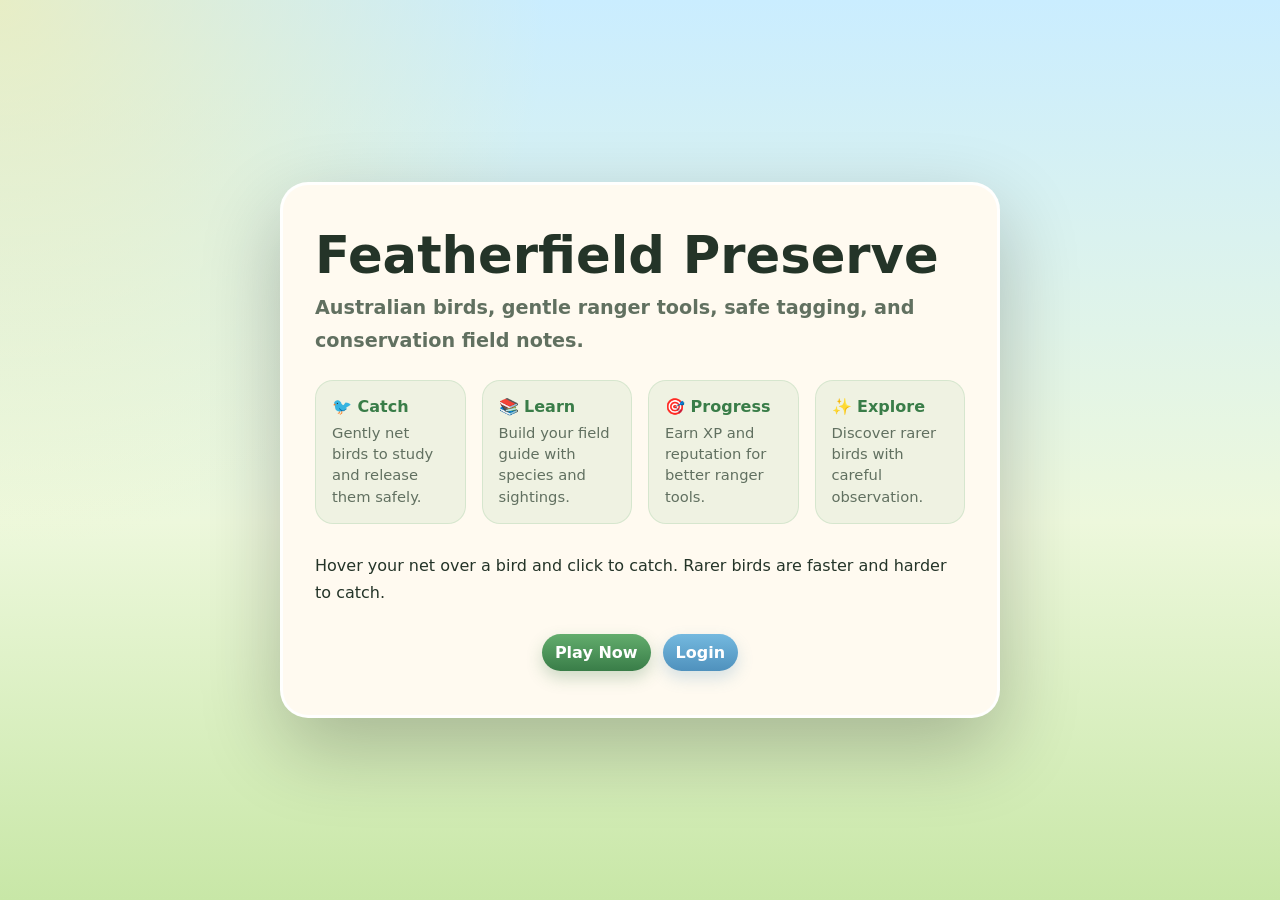
<file: NEW_flappy_happpy_game_v1.4.html>
<!DOCTYPE html>
<html lang="en">
<head>
  <meta charset="UTF-8" />
  <meta name="viewport" content="width=device-width, initial-scale=1.0" />

  <title>Featherfield Preserve - Australian Birds MVP</title>

  <style>
    :root {
      --text: #243428;
      --muted: #617060;
      --panel: rgba(255, 255, 255, 0.9);
      --panel-solid: #fffaf0;
      --green: #63ad6d;
      --green-dark: #397d48;
      --blue: #5ca6da;
      --gold: #dfa840;
      --danger: #d46758;
      --shadow: 0 14px 34px rgba(40, 70, 48, 0.2);
      --radius: 22px;
    }

    * {
      box-sizing: border-box;
    }

    html,
    body {
      margin: 0;
      min-height: 100%;
      font-family: system-ui, -apple-system, BlinkMacSystemFont, "Segoe UI", sans-serif;
      color: var(--text);
      background:
        radial-gradient(circle at top left, rgba(255, 238, 151, 0.55), transparent 35%),
        linear-gradient(180deg, #caedff 0%, #edf8dc 58%, #c8e7a7 100%);
      overflow: hidden;
    }

    button {
      font: inherit;
    }

    .app {
      width: 100vw;
      height: 100vh;
      display: grid;
      grid-template-rows: auto 1fr;
      gap: 12px;
      padding: 14px;
    }

    .topbar {
      display: grid;
      grid-template-columns: 1fr auto;
      gap: 12px;
      align-items: center;
      z-index: 5;
    }

    .brand-card,
    .stats-card {
      background: var(--panel);
      backdrop-filter: blur(12px);
      border: 1px solid rgba(255, 255, 255, 0.78);
      box-shadow: var(--shadow);
      border-radius: var(--radius);
    }

    .brand-card {
      padding: 14px 18px;
    }

    .brand-card h1 {
      margin: 0;
      line-height: 1.05;
      font-size: clamp(1.15rem, 2.6vw, 2rem);
    }

    .brand-card p {
      margin: 5px 0 0;
      color: var(--muted);
      font-size: 0.92rem;
    }

    .stats-card {
      display: flex;
      flex-wrap: wrap;
      justify-content: flex-end;
      align-items: center;
      gap: 9px;
      padding: 10px;
    }

    .pill {
      display: inline-flex;
      align-items: center;
      gap: 6px;
      padding: 8px 11px;
      border-radius: 999px;
      background: rgba(255, 255, 255, 0.78);
      font-size: 0.9rem;
      font-weight: 800;
      white-space: nowrap;
    }

    .xp-shell {
      width: 145px;
      height: 13px;
      overflow: hidden;
      background: rgba(54, 94, 67, 0.14);
      border-radius: 999px;
      box-shadow: inset 0 1px 2px rgba(0, 0, 0, 0.08);
    }

    .xp-fill {
      display: block;
      height: 100%;
      width: 0%;
      background: linear-gradient(90deg, #72d085, #efbd4e);
      border-radius: inherit;
      transition: width 180ms ease;
    }

    .button {
      border: 0;
      border-radius: 999px;
      padding: 9px 13px;
      color: white;
      background: linear-gradient(180deg, var(--green), var(--green-dark));
      box-shadow: 0 7px 16px rgba(57, 125, 72, 0.25);
      cursor: pointer;
      font-weight: 900;
      transition: transform 120ms ease, filter 120ms ease;
    }

    .button:hover {
      transform: translateY(-1px);
      filter: brightness(1.04);
    }

    .button.secondary {
      background: linear-gradient(180deg, #74b9df, #4f91bd);
      box-shadow: 0 7px 16px rgba(79, 145, 189, 0.24);
    }

    .button.warn {
      background: linear-gradient(180deg, #e08473, #c7584b);
      box-shadow: 0 7px 16px rgba(199, 88, 75, 0.22);
    }

    .game-shell {
      position: relative;
      min-height: 0;
      overflow: hidden;
      border-radius: 28px;
      border: 4px solid rgba(255, 255, 255, 0.8);
      box-shadow: 0 20px 54px rgba(45, 82, 55, 0.25);
      background: #bfeaff;
    }

    canvas {
      display: block;
      width: 100%;
      height: 100%;
      cursor: crosshair;
      touch-action: none;
    }

    .hint-card {
      position: absolute;
      left: 16px;
      bottom: 16px;
      width: min(470px, calc(100% - 32px));
      padding: 12px 14px;
      pointer-events: none;
      background: rgba(255, 255, 255, 0.84);
      backdrop-filter: blur(12px);
      border: 1px solid rgba(255, 255, 255, 0.88);
      border-radius: 18px;
      box-shadow: var(--shadow);
    }

    .hint-card strong {
      display: block;
      margin-bottom: 4px;
    }

    .hint-card span {
      display: block;
      color: var(--muted);
      font-size: 0.92rem;
      line-height: 1.4;
    }

    .toast-stack {
      position: absolute;
      top: 16px;
      left: 16px;
      z-index: 4;
      display: grid;
      gap: 8px;
      pointer-events: none;
    }

    .toast {
      width: min(430px, calc(100vw - 60px));
      padding: 12px 14px;
      background: rgba(255, 255, 255, 0.92);
      backdrop-filter: blur(12px);
      border: 1px solid rgba(255, 255, 255, 0.9);
      border-radius: 18px;
      box-shadow: var(--shadow);
      animation: popIn 170ms ease both;
    }

    .toast h3 {
      margin: 0 0 4px;
      font-size: 1rem;
    }

    .toast p {
      margin: 0;
      color: var(--muted);
      font-size: 0.9rem;
      line-height: 1.35;
    }

    @keyframes popIn {
      from {
        opacity: 0;
        transform: translateY(-8px) scale(0.98);
      }

      to {
        opacity: 1;
        transform: translateY(0) scale(1);
      }
    }

    .modal-backdrop {
      position: fixed;
      inset: 0;
      z-index: 20;
      display: none;
      place-items: center;
      padding: 18px;
      background: rgba(25, 45, 30, 0.45);
      backdrop-filter: blur(8px);
    }

    .modal-backdrop.show {
      display: grid;
    }

    .modal {
      width: min(1040px, 100%);
      max-height: min(800px, 92vh);
      overflow: auto;
      background: var(--panel-solid);
      border: 3px solid rgba(255, 255, 255, 0.92);
      border-radius: 28px;
      box-shadow: 0 30px 82px rgba(0, 0, 0, 0.28);
    }

    .modal-header {
      position: sticky;
      top: 0;
      z-index: 2;
      display: flex;
      align-items: center;
      justify-content: space-between;
      gap: 12px;
      padding: 18px 20px;
      background: rgba(255, 250, 240, 0.97);
      border-bottom: 1px solid rgba(76, 93, 65, 0.13);
    }

    .modal-header h2 {
      margin: 0;
      font-size: 1.35rem;
    }

    .modal-body {
      padding: 18px 20px 22px;
    }

    .close-button {
      width: 38px;
      height: 38px;
      border: 0;
      border-radius: 999px;
      background: #f0dec5;
      color: #5e4b34;
      font-size: 1.2rem;
      font-weight: 900;
      cursor: pointer;
    }

    .grid {
      display: grid;
      grid-template-columns: repeat(auto-fit, minmax(245px, 1fr));
      gap: 14px;
    }

    .item-card {
      background: white;
      border: 1px solid rgba(76, 93, 65, 0.12);
      border-radius: 20px;
      box-shadow: 0 8px 22px rgba(43, 75, 52, 0.08);
      padding: 15px;
    }

    .item-card h3 {
      margin: 0 0 6px;
    }

    .item-card p {
      margin: 7px 0;
      color: var(--muted);
      line-height: 1.42;
    }

    .meta {
      display: flex;
      flex-wrap: wrap;
      gap: 6px;
      margin: 10px 0 12px;
    }

    .tag {
      display: inline-flex;
      align-items: center;
      padding: 5px 8px;
      border-radius: 999px;
      background: #eef7e8;
      color: #3d774d;
      font-size: 0.78rem;
      font-weight: 900;
    }

    .tag.common {
      background: #edf8e9;
      color: #4e8f49;
    }

    .tag.uncommon {
      background: #e7f4ff;
      color: #3b7eab;
    }

    .tag.rare {
      background: #f1e8ff;
      color: #7350b6;
    }

    .tag.epic {
      background: #fff0fb;
      color: #b84ca2;
    }

    .tag.legendary {
      background: #fff6d9;
      color: #9c6b11;
    }

    .tag.conservation {
      background: #e8f7ef;
      color: #32764c;
    }

    .locked {
      filter: grayscale(0.65);
      opacity: 0.72;
    }

    .card-actions {
      display: flex;
      flex-wrap: wrap;
      gap: 8px;
      margin-top: 10px;
    }

    .mini-button {
      border: 0;
      border-radius: 999px;
      padding: 8px 11px;
      background: #e9f6df;
      color: #356c43;
      cursor: pointer;
      font-weight: 900;
    }

    .mini-button.primary {
      background: var(--green);
      color: white;
    }

    .mini-button:disabled {
      cursor: not-allowed;
      opacity: 0.55;
    }

    @media (max-width: 880px) {
      html,
      body {
        overflow: auto;
      }

      .app {
        min-height: 100vh;
        height: auto;
      }

      .topbar {
        grid-template-columns: 1fr;
      }

      .stats-card {
        justify-content: flex-start;
      }

      .game-shell {
        height: 69vh;
        min-height: 510px;
      }

      .hint-card {
        right: 12px;
        left: 12px;
        bottom: 12px;
      }
    }

    @media (min-width: 881px) {
      .game-shell {
        height: 100%;
      }
    }

    .landing-page {
      position: fixed;
      inset: 0;
      z-index: 100;
      display: grid;
      place-items: center;
      padding: 20px;
      background:
        radial-gradient(circle at top left, rgba(255, 238, 151, 0.55), transparent 35%),
        linear-gradient(180deg, #caedff 0%, #edf8dc 58%, #c8e7a7 100%);
      backdrop-filter: blur(8px);
    }

    .landing-content {
      width: min(720px, 100%);
      background: var(--panel-solid);
      border-radius: 28px;
      padding: 44px 32px;
      box-shadow: 0 30px 80px rgba(0, 0, 0, 0.24);
      border: 3px solid rgba(255, 255, 255, 0.92);
      animation: slideUp 600ms ease both;
      overflow: hidden;
    }

    @keyframes slideUp {
      from {
        opacity: 0;
        transform: translateY(40px);
      }
      to {
        opacity: 1;
        transform: translateY(0);
      }
    }

    .landing-content h1 {
      margin: 0 0 10px;
      font-size: clamp(2rem, 5vw, 3.2rem);
      line-height: 1.05;
    }

    .landing-content .subtitle {
      margin: 0 0 22px;
      color: var(--muted);
      font-size: clamp(1rem, 2.4vw, 1.2rem);
      font-weight: 600;
    }

    .landing-content p {
      margin: 0 0 28px;
      color: var(--text);
      line-height: 1.7;
      font-size: 1rem;
    }

    .landing-content .features {
      display: grid;
      grid-template-columns: repeat(auto-fit, minmax(150px, 1fr));
      gap: 16px;
      margin-bottom: 28px;
      text-align: left;
    }

    .feature-item {
      padding: 16px;
      border-radius: 18px;
      background: rgba(99, 173, 109, 0.1);
      border: 1px solid rgba(99, 173, 109, 0.18);
    }

    .feature-item strong {
      display: block;
      margin-bottom: 6px;
      color: var(--green-dark);
    }

    .feature-item span {
      color: var(--muted);
      font-size: 0.92rem;
      line-height: 1.45;
    }

    .button-group {
      display: flex;
      flex-wrap: wrap;
      justify-content: center;
      gap: 12px;
      margin-top: 12px;
    }

    .login-page {
      position: fixed;
      inset: 0;
      z-index: 100;
      display: none;
      place-items: center;
      padding: 20px;
      background:
        radial-gradient(circle at top left, rgba(255, 238, 151, 0.55), transparent 35%),
        linear-gradient(180deg, #caedff 0%, #edf8dc 58%, #c8e7a7 100%);
      backdrop-filter: blur(8px);
    }

    .login-page.show {
      display: grid;
    }

    .login-content {
      width: min(520px, 100%);
      background: var(--panel-solid);
      border-radius: 28px;
      padding: 40px 30px;
      box-shadow: 0 30px 80px rgba(0, 0, 0, 0.24);
      border: 3px solid rgba(255, 255, 255, 0.92);
      animation: slideUp 600ms ease both;
      text-align: center;
    }

    .login-content h2 {
      margin: 0 0 22px;
      font-size: clamp(1.8rem, 4vw, 2.4rem);
      line-height: 1.05;
    }

    .login-form {
      display: grid;
      gap: 16px;
      margin-bottom: 22px;
    }

    .login-content input {
      width: 100%;
      padding: 14px 16px;
      border: 2px solid rgba(76, 93, 65, 0.18);
      border-radius: 14px;
      background: rgba(255, 255, 255, 0.72);
      color: var(--text);
      font-size: 1rem;
    }

    .login-content input:focus {
      outline: none;
      border-color: var(--green);
    }

    .login-content input::placeholder {
      color: var(--muted);
    }

    .login-button {
      width: 100%;
      border: 0;
      border-radius: 999px;
      padding: 14px 20px;
      font-weight: 900;
      font-size: 1rem;
      color: white;
      background: linear-gradient(180deg, var(--green), var(--green-dark));
      box-shadow: 0 7px 16px rgba(57, 125, 72, 0.25);
      cursor: pointer;
      transition: transform 120ms ease, filter 120ms ease;
    }

    .login-button:hover {
      transform: translateY(-2px);
      filter: brightness(1.06);
    }

    .back-button,
    .signup-button {
      border: 0;
      border-radius: 999px;
      padding: 12px 20px;
      font-weight: 900;
      font-size: 1rem;
      cursor: pointer;
      transition: transform 120ms ease, filter 120ms ease, background 120ms ease;
    }

    .back-button {
      background: transparent;
      color: var(--text);
      border: 2px solid rgba(97, 112, 96, 0.22);
      width: 100%;
    }

    .back-button:hover {
      transform: translateY(-2px);
      background: rgba(97, 112, 96, 0.08);
    }

    .signup-button {
      width: 100%;
      background: linear-gradient(180deg, #74b9df, #4f91bd);
      color: white;
      box-shadow: 0 7px 16px rgba(79, 145, 189, 0.24);
    }

    .signup-button:hover {
      transform: translateY(-2px);
      filter: brightness(1.06);
    }
  </style>
</head>

<body>
  <div class="landing-page" id="landingPage">
    <div class="landing-content">
      <h1>Featherfield Preserve</h1>
      <p class="subtitle">Australian birds, gentle ranger tools, safe tagging, and conservation field notes.</p>

      <div class="features">
        <div class="feature-item">
          <strong>🐦 Catch</strong>
          <span>Gently net birds to study and release them safely.</span>
        </div>
        <div class="feature-item">
          <strong>📚 Learn</strong>
          <span>Build your field guide with species and sightings.</span>
        </div>
        <div class="feature-item">
          <strong>🎯 Progress</strong>
          <span>Earn XP and reputation for better ranger tools.</span>
        </div>
        <div class="feature-item">
          <strong>✨ Explore</strong>
          <span>Discover rarer birds with careful observation.</span>
        </div>
      </div>

      <p>Hover your net over a bird and click to catch. Rarer birds are faster and harder to catch.</p>

      <div class="button-group">
        <button class="button" id="startGameButton">Play Now</button>
        <button class="button secondary" id="loginButton">Login</button>
      </div>
    </div>
  </div>

  <div class="login-page" id="loginPage">
    <div class="login-content">
      <h2>Welcome Back</h2>
      <form id="loginForm" class="login-form">
        <input type="email" id="emailInput" placeholder="Email" required>
        <input type="password" id="passwordInput" placeholder="Password" required>
        <button type="submit" class="login-button">Login</button>
      </form>
      <button class="back-button" id="backButton">Back to Landing</button>
      <div style="margin-top: 18px; text-align: center; color: var(--muted);">
        <p style="margin: 0 0 14px;">Don't have an account?</p>
        <button class="signup-button" id="signupButton">Sign Up</button>
      </div>
    </div>
  </div>

  <main class="app" style="display: none;">
    <section class="topbar">
      <div class="brand-card">
        <h1>Featherfield Preserve</h1>
        <p>Australian birds, gentle ranger tools, field notes, safe tagging, and release.</p>
      </div>

      <div class="stats-card">
        <span class="pill">Lv. <span id="levelText">1</span></span>

        <span class="pill">
          XP
          <span class="xp-shell">
            <span class="xp-fill" id="xpFill"></span>
          </span>
          <span id="xpText">0 / 75</span>
        </span>

        <span class="pill">🪙 <span id="coinText">0</span></span>
        <span class="pill">🌿 Rep <span id="repText">0</span></span>
        <span class="pill">Net: <span id="netText">Starter</span></span>

        <button class="button" id="storeButton">Store</button>
        <button class="button secondary" id="guideButton">Field Guide</button>
        <button class="button warn" id="resetButton">Reset</button>
      </div>
    </section>

    <section class="game-shell">
      <canvas id="gameCanvas" aria-label="Australian bird preserve game canvas"></canvas>

      <div class="toast-stack" id="toastStack"></div>

      <div class="hint-card">
        <strong>How to play</strong>
        <span>
          Aim from the ranger and click/tap to launch the soft net. Catchable birds are safely checked,
          tagged, and released. Special conservation birds are observed instead of captured.
        </span>
      </div>
    </section>
  </main>

  <div class="modal-backdrop" id="modalBackdrop">
    <div class="modal" role="dialog" aria-modal="true">
      <div class="modal-header">
        <h2 id="modalTitle">Modal</h2>
        <button class="close-button" id="closeModalButton" aria-label="Close modal">×</button>
      </div>

      <div class="modal-body" id="modalBody"></div>
    </div>
  </div>

  <script>
    (() => {
      "use strict";

      const STORAGE_KEY = "featherfield_preserve_australia_v2";

      const RARITY = {
        common: {
          label: "Common",
          color: "#6caf66",
          glow: "rgba(108, 175, 102, 0.16)"
        },
        uncommon: {
          label: "Uncommon",
          color: "#3d9ed1",
          glow: "rgba(61, 158, 209, 0.17)"
        },
        rare: {
          label: "Rare",
          color: "#8160cf",
          glow: "rgba(129, 96, 207, 0.2)"
        },
        epic: {
          label: "Epic",
          color: "#cc54b7",
          glow: "rgba(204, 84, 183, 0.25)"
        },
        legendary: {
          label: "Conservation",
          color: "#d89b2a",
          glow: "rgba(216, 155, 42, 0.25)"
        }
      };

      const BIRDS = [
        {
          id: "willie_wagtail",
          commonName: "Willie Wagtail",
          scientificName: "Rhipidura leucophrys",
          rarity: "common",
          handling: "catch_release",
          spawnWeight: 34,
          levelRequired: 1,
          size: 14,
          speed: 88,
          catchDifficulty: 13,
          alertRate: 0.2,
          xp: 9,
          coins: 6,
          reputation: 1,
          body: "#1d2224",
          wing: "#101314",
          chest: "#f3f2ea",
          accent: "#ffffff",
          beak: "#181818",
          movementStyle: "zigzag",
          fieldGuide:
            "A small black-and-white fantail with a white chest and eyebrow. It flicks and fans its tail while searching for insects."
        },
        {
          id: "australian_magpie",
          commonName: "Australian Magpie",
          scientificName: "Gymnorhina tibicen",
          rarity: "common",
          handling: "catch_release",
          spawnWeight: 28,
          levelRequired: 1,
          size: 20,
          speed: 50,
          catchDifficulty: 17,
          alertRate: 0.31,
          xp: 12,
          coins: 8,
          reputation: 1,
          body: "#151719",
          wing: "#f1f0e8",
          chest: "#0f1011",
          accent: "#dfded4",
          beak: "#d8d4c8",
          movementStyle: "territorial",
          fieldGuide:
            "A familiar black-and-white Australian bird. Magpies live in defended territories and are known for their rich warbling calls."
        },
        {
          id: "galah",
          commonName: "Galah",
          scientificName: "Eolophus roseicapilla",
          rarity: "uncommon",
          handling: "catch_release",
          spawnWeight: 17,
          levelRequired: 1,
          size: 21,
          speed: 60,
          catchDifficulty: 22,
          alertRate: 0.25,
          xp: 20,
          coins: 14,
          reputation: 2,
          body: "#eaa3b5",
          wing: "#92979e",
          chest: "#efabc0",
          accent: "#f3cad4",
          beak: "#dad2c8",
          movementStyle: "flock",
          fieldGuide:
            "A rose-pink and grey cockatoo often seen in noisy groups. Galahs have a bouncing, acrobatic flight."
        },
        {
          id: "rainbow_lorikeet",
          commonName: "Rainbow Lorikeet",
          scientificName: "Trichoglossus moluccanus",
          rarity: "uncommon",
          handling: "catch_release",
          spawnWeight: 15,
          levelRequired: 2,
          size: 17,
          speed: 92,
          catchDifficulty: 28,
          alertRate: 0.29,
          xp: 25,
          coins: 18,
          reputation: 2,
          body: "#238243",
          wing: "#126a31",
          chest: "#e67a2f",
          head: "#3656a7",
          accent: "#f3c739",
          beak: "#e34e34",
          movementStyle: "burst",
          fieldGuide:
            "A bright lorikeet with green wings, blue head, orange-yellow breast, and red beak. Often noisy and fast-moving."
        },
        {
          id: "superb_fairy_wren",
          commonName: "Superb Fairy-wren",
          scientificName: "Malurus cyaneus",
          rarity: "rare",
          handling: "catch_release",
          spawnWeight: 7,
          levelRequired: 2,
          size: 11,
          speed: 99,
          catchDifficulty: 38,
          alertRate: 0.39,
          xp: 48,
          coins: 34,
          reputation: 4,
          body: "#2b57b8",
          wing: "#17264f",
          chest: "#161819",
          accent: "#65a9ff",
          beak: "#161616",
          movementStyle: "tiny_hopper",
          fieldGuide:
            "A tiny, energetic wren. Adult males can show striking blue and black breeding plumage."
        },
        {
          id: "laughing_kookaburra",
          commonName: "Laughing Kookaburra",
          scientificName: "Dacelo novaeguineae",
          rarity: "rare",
          handling: "catch_release",
          spawnWeight: 6,
          levelRequired: 3,
          size: 26,
          speed: 38,
          catchDifficulty: 33,
          alertRate: 0.34,
          xp: 56,
          coins: 42,
          reputation: 4,
          body: "#d8c5a5",
          wing: "#765437",
          chest: "#f2eadc",
          accent: "#3d3027",
          beak: "#51483e",
          movementStyle: "perch",
          fieldGuide:
            "A large kingfisher with off-white underparts, brown wings, and a famous laughing call."
        },
        {
          id: "black_swan",
          commonName: "Black Swan",
          scientificName: "Cygnus atratus",
          rarity: "epic",
          handling: "catch_release",
          spawnWeight: 2,
          levelRequired: 4,
          size: 31,
          speed: 28,
          catchDifficulty: 42,
          alertRate: 0.28,
          xp: 105,
          coins: 85,
          reputation: 8,
          body: "#161515",
          wing: "#222222",
          chest: "#1b1b1b",
          accent: "#ffffff",
          beak: "#df4635",
          movementStyle: "water_glide",
          fieldGuide:
            "A large mostly black waterbird with white wing tips visible in flight and an orange-red bill."
        },
        {
          id: "carnabys_black_cockatoo",
          commonName: "Carnaby’s Black-Cockatoo",
          scientificName: "Zanda latirostris",
          rarity: "legendary",
          handling: "observe_only",
          spawnWeight: 1,
          levelRequired: 5,
          size: 30,
          speed: 72,
          catchDifficulty: 999,
          alertRate: 0.45,
          xp: 140,
          coins: 0,
          reputation: 18,
          body: "#171719",
          wing: "#101011",
          chest: "#1c1c1e",
          accent: "#f0f0df",
          beak: "#a9a190",
          movementStyle: "conservation_flyover",
          fieldGuide:
            "A south-west Western Australian black-cockatoo. In this game it is observed and protected, not captured."
        }
      ];

      const NETS = [
        {
          id: "starter",
          name: "Starter Net",
          shortName: "Starter",
          cost: 0,
          unlockLevel: 1,
          radius: 42,
          range: 430,
          throwSpeed: 560,
          cooldownMs: 1000,
          baseCatchChance: 76,
          rareBonus: 0,
          stealth: 0,
          description:
            "A balanced soft ranger net. Good range, average opening size, and forgiving cooldown."
        },
        {
          id: "wide",
          name: "Wide Net",
          shortName: "Wide",
          cost: 110,
          unlockLevel: 2,
          radius: 62,
          range: 360,
          throwSpeed: 455,
          cooldownMs: 1350,
          baseCatchChance: 72,
          rareBonus: -2,
          stealth: 0,
          description:
            "Opens wide and is easier to aim, but travels slower and has a longer cooldown."
        },
        {
          id: "quick",
          name: "Quick Net",
          shortName: "Quick",
          cost: 165,
          unlockLevel: 3,
          radius: 34,
          range: 510,
          throwSpeed: 760,
          cooldownMs: 650,
          baseCatchChance: 78,
          rareBonus: 0,
          stealth: 0,
          description:
            "Fast and responsive. Excellent for skilled timing, but the smaller opening demands accuracy."
        },
        {
          id: "silent",
          name: "Silent Net",
          shortName: "Silent",
          cost: 320,
          unlockLevel: 4,
          radius: 44,
          range: 440,
          throwSpeed: 570,
          cooldownMs: 1050,
          baseCatchChance: 79,
          rareBonus: 8,
          stealth: 0.38,
          description:
            "A quieter conservation net that creates less stress and helps with skittish rare birds."
        }
      ];

      const canvas = document.getElementById("gameCanvas");
      const ctx = canvas.getContext("2d");

      const landingPage = document.getElementById("landingPage");
      const loginPage = document.getElementById("loginPage");
      const startGameButton = document.getElementById("startGameButton");
      const loginButton = document.getElementById("loginButton");
      const backButton = document.getElementById("backButton");
      const loginForm = document.getElementById("loginForm");
      const signupButton = document.getElementById("signupButton");

      const levelText = document.getElementById("levelText");
      const xpFill = document.getElementById("xpFill");
      const xpText = document.getElementById("xpText");
      const coinText = document.getElementById("coinText");
      const repText = document.getElementById("repText");
      const netText = document.getElementById("netText");

      const storeButton = document.getElementById("storeButton");
      const guideButton = document.getElementById("guideButton");
      const resetButton = document.getElementById("resetButton");

      const modalBackdrop = document.getElementById("modalBackdrop");
      const modalTitle = document.getElementById("modalTitle");
      const modalBody = document.getElementById("modalBody");
      const closeModalButton = document.getElementById("closeModalButton");
      const toastStack = document.getElementById("toastStack");

      let width = 900;
      let height = 620;
      let lastTime = performance.now();

      let birds = [];
      let floatingTexts = [];
      let activeNet = null;

      let spawnTimer = 0;
      let nextSpawnDelay = random(600, 1500);
      let nextThrowAt = 0;
      let cooldownPulse = 0;

      const pointer = {
        x: 450,
        y: 300,
        active: false
      };

      const player = {
        x: 450,
        y: 560,
        radius: 24,
        bob: 0
      };

      let save = loadSave();

      function createDefaultSave() {
        const collection = {};

        for (const bird of BIRDS) {
          collection[bird.id] = {
            discovered: false,
            observed: false,
            totalHandled: 0,
            totalObserved: 0,
            bestQuality: null,
            firstSeenAt: null
          };
        }

        return {
          xp: 0,
          coins: 0,
          reputation: 0,
          equippedNetId: "starter",
          ownedNetIds: ["starter"],
          collection,
          totalSafeHandles: 0,
          totalObservations: 0
        };
      }

      function loadSave() {
        try {
          const raw = localStorage.getItem(STORAGE_KEY);
          const parsed = raw ? JSON.parse(raw) : null;
          const base = createDefaultSave();

          if (!parsed || typeof parsed !== "object") {
            return base;
          }

          const mergedCollection = { ...base.collection };

          for (const bird of BIRDS) {
            mergedCollection[bird.id] = {
              ...base.collection[bird.id],
              ...(parsed.collection ? parsed.collection[bird.id] : {})
            };
          }

          const merged = {
            ...base,
            ...parsed,
            collection: mergedCollection,
            ownedNetIds:
              Array.isArray(parsed.ownedNetIds) && parsed.ownedNetIds.length
                ? parsed.ownedNetIds
                : ["starter"]
          };

          if (!merged.ownedNetIds.includes("starter")) {
            merged.ownedNetIds.push("starter");
          }

          if (!NETS.some((net) => net.id === merged.equippedNetId)) {
            merged.equippedNetId = "starter";
          }

          return merged;
        } catch (error) {
          console.warn("Could not load save. Starting fresh.", error);
          return createDefaultSave();
        }
      }

      function writeSave() {
        localStorage.setItem(STORAGE_KEY, JSON.stringify(save));
      }

      function xpRequiredForLevel(level) {
        return Math.floor(75 * Math.pow(level, 1.45));
      }

      function getLevelInfo(totalXp) {
        let level = 1;
        let remaining = totalXp;

        while (remaining >= xpRequiredForLevel(level)) {
          remaining -= xpRequiredForLevel(level);
          level += 1;
        }

        return {
          level,
          current: remaining,
          needed: xpRequiredForLevel(level)
        };
      }

      function getEquippedNet() {
        return NETS.find((net) => net.id === save.equippedNetId) || NETS[0];
      }

      function clamp(value, min, max) {
        return Math.max(min, Math.min(max, value));
      }

      function random(min, max) {
        return Math.random() * (max - min) + min;
      }

      function distance(ax, ay, bx, by) {
        return Math.hypot(ax - bx, ay - by);
      }

      function escapeHtml(value) {
        return String(value)
          .replaceAll("&", "&amp;")
          .replaceAll("<", "&lt;")
          .replaceAll(">", "&gt;")
          .replaceAll('"', "&quot;")
          .replaceAll("'", "&#039;");
      }

      function safeId() {
        if (globalThis.crypto && typeof globalThis.crypto.randomUUID === "function") {
          return globalThis.crypto.randomUUID();
        }

        return `${Date.now()}-${Math.random().toString(16).slice(2)}`;
      }

      function resizeCanvas() {
        const rect = canvas.getBoundingClientRect();
        const dpr = Math.max(1, window.devicePixelRatio || 1);

        width = Math.max(320, rect.width);
        height = Math.max(480, rect.height);

        canvas.width = Math.floor(width * dpr);
        canvas.height = Math.floor(height * dpr);

        ctx.setTransform(dpr, 0, 0, dpr, 0, 0);

        player.x = width / 2;
        player.y = height - 68;

        if (!pointer.active) {
          pointer.x = width / 2;
          pointer.y = height / 2;
        }
      }

      function chooseWeightedBird() {
        const level = getLevelInfo(save.xp).level;

        const availableBirds = BIRDS.filter((bird) => level >= bird.levelRequired);

        const totalWeight = availableBirds.reduce((sum, bird) => sum + bird.spawnWeight, 0);
        let roll = Math.random() * totalWeight;

        for (const bird of availableBirds) {
          roll -= bird.spawnWeight;

          if (roll <= 0) {
            return bird;
          }
        }

        return availableBirds[0];
      }

      function spawnBird() {
        const data = chooseWeightedBird();

        let x = random(50, width - 50);
        let y = random(82, height - 170);

        if (data.movementStyle === "water_glide") {
          x = random(80, width - 80);
          y = height - 172;
        }

        if (data.movementStyle === "conservation_flyover") {
          x = Math.random() < 0.5 ? -60 : width + 60;
          y = random(90, height * 0.42);
        }

        const angle = random(0, Math.PI * 2);
        const direction = data.movementStyle === "conservation_flyover"
          ? x < 0
            ? 1
            : -1
          : Math.cos(angle) >= 0
            ? 1
            : -1;

        const speed = data.speed * random(0.84, 1.18);

        birds.push({
          uid: safeId(),
          data,
          x,
          y,
          vx: direction * speed,
          vy: Math.sin(angle) * speed * 0.48,
          size: data.size,
          alert: 0,
          state: "foraging",
          age: 0,
          flap: random(0, Math.PI * 2),
          turnTimer: random(0.45, 1.5),
          pauseTimer: 0,
          lifeLimit:
            data.rarity === "legendary"
              ? random(7, 11)
              : data.rarity === "epic"
                ? random(12, 17)
                : data.rarity === "rare"
                  ? random(14, 22)
                  : random(20, 31)
        });
      }

      function updateSpawning(dt) {
        spawnTimer += dt * 1000;

        const maxBirds = width < 640 ? 5 : 8;

        if (birds.length < maxBirds && spawnTimer >= nextSpawnDelay) {
          spawnBird();

          spawnTimer = 0;
          nextSpawnDelay = random(650, 1650);
        }
      }

      function updateBirds(dt) {
        const net = getEquippedNet();

        for (const bird of birds) {
          bird.age += dt;
          bird.flap += dt * 9;
          bird.turnTimer -= dt;
          bird.pauseTimer = Math.max(0, bird.pauseTimer - dt);

          const pointerDistance = distance(pointer.x, pointer.y, bird.x, bird.y);

          if (pointer.active && pointerDistance < 86) {
            bird.alert += bird.data.alertRate * (1 - net.stealth) * dt * 0.55;
          } else {
            bird.alert -= dt * 0.075;
          }

          if (activeNet) {
            const netDistance = distance(activeNet.x, activeNet.y, bird.x, bird.y);
            if (netDistance < activeNet.radius + 90) {
              bird.alert += bird.data.alertRate * (1 - net.stealth) * dt * 1.2;
            }
          }

          bird.alert = clamp(bird.alert, 0, 1.55);

          applyMovementStyle(bird, dt);

          if (
            bird.age > bird.lifeLimit ||
            (bird.alert > 1.24 && ["rare", "epic", "legendary"].includes(bird.data.rarity))
          ) {
            bird.state = "fleeing";
          }

          if (bird.state === "fleeing") {
            bird.vy -= 120 * dt;
            bird.vx += bird.vx >= 0 ? 28 * dt : -28 * dt;
          }

          bird.x += bird.vx * dt;
          bird.y += bird.vy * dt;

          constrainBirdToHabitat(bird);
        }

        birds = birds.filter((bird) => {
          const margin = 180;

          return (
            bird.x > -margin &&
            bird.x < width + margin &&
            bird.y > -margin &&
            bird.y < height + margin
          );
        });
      }

      function applyMovementStyle(bird, dt) {
        const data = bird.data;

        if (bird.state === "fleeing") {
          return;
        }

        if (data.movementStyle === "perch") {
          if (bird.pauseTimer <= 0 && Math.random() < dt * 0.55) {
            bird.pauseTimer = random(0.7, 1.8);
          }

          if (bird.pauseTimer > 0) {
            bird.vx *= 0.9;
            bird.vy *= 0.88;
            return;
          }
        }

        if (bird.turnTimer > 0) {
          return;
        }

        let speed = data.speed * random(0.78, 1.28) * (1 + bird.alert * 0.38);
        let angle = Math.atan2(bird.vy, bird.vx);

        if (data.movementStyle === "zigzag") {
          angle += random(-1.25, 1.25);
          speed *= 1.08;
          bird.turnTimer = random(0.22, 0.58);
        } else if (data.movementStyle === "territorial") {
          const homeBias = Math.atan2(height * 0.45 - bird.y, width * 0.5 - bird.x);
          angle = angle * 0.55 + homeBias * 0.45 + random(-0.7, 0.7);
          bird.turnTimer = random(0.6, 1.25);
        } else if (data.movementStyle === "flock") {
          angle += random(-0.6, 0.6);
          speed *= 0.94;
          bird.turnTimer = random(0.5, 1.2);
        } else if (data.movementStyle === "burst") {
          angle += random(-0.85, 0.85);
          speed *= Math.random() < 0.45 ? 1.55 : 0.55;
          bird.turnTimer = random(0.25, 0.85);
        } else if (data.movementStyle === "tiny_hopper") {
          angle += random(-1.5, 1.5);
          speed *= Math.random() < 0.5 ? 1.35 : 0.35;
          bird.turnTimer = random(0.2, 0.55);
        } else if (data.movementStyle === "water_glide") {
          angle = Math.random() < 0.5 ? 0 : Math.PI;
          speed *= 0.55;
          bird.turnTimer = random(1.4, 2.8);
        } else if (data.movementStyle === "conservation_flyover") {
          speed *= 1.08;
          bird.vx = bird.vx >= 0 ? speed : -speed;
          bird.vy = Math.sin(bird.age * 1.4) * 14;
          bird.turnTimer = random(0.9, 1.4);
          return;
        } else {
          angle += random(-0.75, 0.75);
          bird.turnTimer = random(0.5, 1.5);
        }

        bird.vx = Math.cos(angle) * speed;
        bird.vy = Math.sin(angle) * speed * 0.52;
      }

      function constrainBirdToHabitat(bird) {
        if (bird.state === "fleeing" || bird.data.movementStyle === "conservation_flyover") {
          return;
        }

        const minY = 72;
        const maxY = bird.data.movementStyle === "water_glide"
          ? height - 148
          : height - 135;

        if (bird.x < 36) {
          bird.x = 36;
          bird.vx = Math.abs(bird.vx);
        }

        if (bird.x > width - 36) {
          bird.x = width - 36;
          bird.vx = -Math.abs(bird.vx);
        }

        if (bird.y < minY) {
          bird.y = minY;
          bird.vy = Math.abs(bird.vy);
        }

        if (bird.y > maxY) {
          bird.y = maxY;
          bird.vy = -Math.abs(bird.vy);
        }
      }

      function fireNet(targetX, targetY) {
        const now = performance.now();
        const net = getEquippedNet();

        if (activeNet) {
          showToast("Net already deployed", "Let your current net finish its throw first.");
          return;
        }

        if (now < nextThrowAt) {
          cooldownPulse = 1;
          showToast("Net cooling down", "A calm ranger waits between throws.");
          return;
        }

        const dx = targetX - player.x;
        const dy = targetY - player.y;
        const length = Math.hypot(dx, dy) || 1;

        if (dy > 30) {
          showToast("Aim into the habitat", "Launch upward or sideways toward the birds, not into the ranger’s feet.");
          return;
        }

        const directionX = dx / length;
        const directionY = dy / length;

        activeNet = {
          x: player.x,
          y: player.y - 16,
          startX: player.x,
          startY: player.y - 16,
          vx: directionX * net.throwSpeed,
          vy: directionY * net.throwSpeed,
          radius: 9,
          maxRadius: net.radius,
          range: net.range,
          age: 0,
          hit: false
        };

        nextThrowAt = now + net.cooldownMs;
      }

      function updateNetProjectile(dt) {
        if (!activeNet) {
          return;
        }

        activeNet.age += dt;
        activeNet.x += activeNet.vx * dt;
        activeNet.y += activeNet.vy * dt;

        activeNet.radius = Math.min(
          activeNet.maxRadius,
          activeNet.radius + dt * 210
        );

        for (const bird of birds) {
          if (bird.state === "fleeing") {
            continue;
          }

          const hitDistance = distance(activeNet.x, activeNet.y, bird.x, bird.y);

          if (hitDistance <= activeNet.radius + bird.size) {
            handleNetHitBird(bird, activeNet);
            activeNet = null;
            return;
          }
        }

        const travelled = distance(
          activeNet.x,
          activeNet.y,
          activeNet.startX,
          activeNet.startY
        );

        if (
          travelled >= activeNet.range ||
          activeNet.x < -90 ||
          activeNet.x > width + 90 ||
          activeNet.y < -90 ||
          activeNet.y > height + 90
        ) {
          scareNearbyBirds(activeNet.x, activeNet.y);

          floatingTexts.push({
            text: "Soft net landed",
            x: activeNet.x,
            y: activeNet.y,
            color: "#697463",
            alpha: 1,
            age: 0,
            life: 0.9
          });

          activeNet = null;
        }
      }

      function handleNetHitBird(bird, projectile) {
        if (bird.data.handling === "observe_only") {
          observeConservationBird(bird);
          return;
        }

        attemptCatch(bird, projectile);
      }

      function attemptCatch(bird, projectile) {
        const net = getEquippedNet();
        const data = bird.data;

        const distanceScore = clamp(
          1 - distance(projectile.x, projectile.y, bird.x, bird.y) / (projectile.radius + bird.size),
          0,
          1
        );

        const rareBonus = ["rare", "epic"].includes(data.rarity) ? net.rareBonus : 0;

        const catchChance = clamp(
          net.baseCatchChance +
            rareBonus +
            distanceScore * 15 -
            data.catchDifficulty -
            bird.alert * 18,
          5,
          96
        );

        const roll = Math.random() * 100;

        if (roll <= catchChance) {
          safelyHandleBird(bird, distanceScore);
        } else {
          bird.alert += 0.58;

          if (bird.alert > 1.05) {
            bird.state = "fleeing";
          }

          floatingTexts.push({
            text: "Slipped away",
            x: bird.x,
            y: bird.y - 30,
            color: "#b4654d",
            alpha: 1,
            age: 0,
            life: 1
          });

          showToast(
            "Gentle miss",
            `${data.commonName} slipped away and became more alert.`
          );
        }
      }

      function safelyHandleBird(bird, distanceScore) {
        const data = bird.data;
        const entry = save.collection[data.id];

        const firstDiscovery = !entry.discovered;
        const quality = distanceScore >= 0.72 ? "Excellent" : distanceScore >= 0.4 ? "Clean" : "Safe";
        const qualityMultiplier = quality === "Excellent" ? 1.25 : quality === "Clean" ? 1.08 : 1;
        const firstMultiplier = firstDiscovery ? 2 : 1;

        const xpEarned = Math.round(data.xp * qualityMultiplier * firstMultiplier);
        const coinsEarned = Math.round(data.coins * qualityMultiplier);
        const repEarned = Math.round(data.reputation * qualityMultiplier);

        save.xp += xpEarned;
        save.coins += coinsEarned;
        save.reputation += repEarned;
        save.totalSafeHandles += 1;

        entry.discovered = true;
        entry.observed = true;
        entry.totalHandled += 1;
        entry.totalObserved += 1;
        entry.firstSeenAt = entry.firstSeenAt || new Date().toISOString();

        if (!entry.bestQuality || qualityRank(quality) > qualityRank(entry.bestQuality)) {
          entry.bestQuality = quality;
        }

        birds = birds.filter((item) => item.uid !== bird.uid);

        floatingTexts.push({
          text: `+${xpEarned} XP  +${coinsEarned} coins  +${repEarned} rep`,
          x: bird.x,
          y: bird.y - 34,
          color: RARITY[data.rarity].color,
          alpha: 1,
          age: 0,
          life: 1.25
        });

        showToast(
          `${quality} handling: ${data.commonName}`,
          `${data.commonName} was safely checked, tagged, and released. ${
            firstDiscovery ? "New field guide entry unlocked. " : ""
          }+${xpEarned} XP, +${coinsEarned} coins, +${repEarned} reputation.`
        );

        writeSave();
        updateHud();
      }

      function observeConservationBird(bird) {
        const data = bird.data;
        const entry = save.collection[data.id];

        const firstDiscovery = !entry.discovered;

        const xpEarned = firstDiscovery ? data.xp * 2 : data.xp;
        const repEarned = firstDiscovery ? data.reputation * 2 : data.reputation;

        save.xp += xpEarned;
        save.reputation += repEarned;
        save.totalObservations += 1;

        entry.discovered = true;
        entry.observed = true;
        entry.totalObserved += 1;
        entry.firstSeenAt = entry.firstSeenAt || new Date().toISOString();
        entry.bestQuality = "Observed";

        birds = birds.filter((item) => item.uid !== bird.uid);

        floatingTexts.push({
          text: `Observed! +${xpEarned} XP  +${repEarned} rep`,
          x: bird.x,
          y: bird.y - 36,
          color: RARITY[data.rarity].color,
          alpha: 1,
          age: 0,
          life: 1.4
        });

        showToast(
          `Conservation observation: ${data.commonName}`,
          `${data.commonName} was respectfully observed and logged. This species is protected in-game, not captured.`
        );

        writeSave();
        updateHud();
      }

      function qualityRank(quality) {
        if (quality === "Observed") return 4;
        if (quality === "Excellent") return 3;
        if (quality === "Clean") return 2;
        if (quality === "Safe") return 1;
        return 0;
      }

      function scareNearbyBirds(x, y) {
        const net = getEquippedNet();

        for (const bird of birds) {
          const d = distance(x, y, bird.x, bird.y);

          if (d < 130) {
            bird.alert += 0.25 * (1 - net.stealth);

            if (bird.alert > 1.25 && ["rare", "epic", "legendary"].includes(bird.data.rarity)) {
              bird.state = "fleeing";
            }
          }
        }
      }

      function updateFloatingTexts(dt) {
        for (const text of floatingTexts) {
          text.age += dt;
          text.y -= dt * 36;
          text.alpha = 1 - text.age / text.life;
        }

        floatingTexts = floatingTexts.filter((text) => text.age < text.life);
      }

      function updateHud() {
        const levelInfo = getLevelInfo(save.xp);
        const net = getEquippedNet();

        levelText.textContent = String(levelInfo.level);
        xpText.textContent = `${levelInfo.current} / ${levelInfo.needed}`;
        xpFill.style.width = `${clamp((levelInfo.current / levelInfo.needed) * 100, 0, 100)}%`;

        coinText.textContent = String(save.coins);
        repText.textContent = String(save.reputation);
        netText.textContent = net.shortName;
      }

      function showToast(title, message) {
        const toast = document.createElement("div");
        toast.className = "toast";
        toast.innerHTML = `
          <h3>${escapeHtml(title)}</h3>
          <p>${escapeHtml(message)}</p>
        `;

        toastStack.prepend(toast);

        while (toastStack.children.length > 3) {
          toastStack.lastElementChild.remove();
        }

        window.setTimeout(() => {
          toast.style.opacity = "0";
          toast.style.transform = "translateY(-8px)";
          toast.style.transition = "opacity 240ms ease, transform 240ms ease";

          window.setTimeout(() => {
            toast.remove();
          }, 260);
        }, 3100);
      }

      function draw() {
        drawBackground();
        drawAimGuide();

        const sortedBirds = [...birds].sort((a, b) => a.y - b.y);

        for (const bird of sortedBirds) {
          drawBird(bird);
        }

        drawNetProjectile();
        drawPlayer();
        drawFloatingTexts();
        drawCooldownIndicator();
      }

      function drawBackground() {
        const sky = ctx.createLinearGradient(0, 0, 0, height);
        sky.addColorStop(0, "#bdeaff");
        sky.addColorStop(0.5, "#e8f9ff");
        sky.addColorStop(1, "#c9ecaa");

        ctx.fillStyle = sky;
        ctx.fillRect(0, 0, width, height);

        ctx.fillStyle = "rgba(255, 225, 112, 0.9)";
        ctx.beginPath();
        ctx.arc(width - 94, 84, 38, 0, Math.PI * 2);
        ctx.fill();

        drawCloud(width * 0.18, 86, 1.12);
        drawCloud(width * 0.48, 121, 0.82);
        drawCloud(width * 0.76, 152, 1);

        ctx.fillStyle = "#94d484";
        drawHill(-90, height - 148, width * 0.66, 180);

        ctx.fillStyle = "#7cc371";
        drawHill(width * 0.28, height - 128, width * 0.88, 190);

        drawWaterEdge();

        ctx.fillStyle = "#67b55f";
        ctx.fillRect(0, height - 122, width, 122);

        drawGrass();
      }

      function drawWaterEdge() {
        const pondY = height - 188;

        ctx.fillStyle = "rgba(101, 178, 206, 0.45)";
        ctx.beginPath();
        ctx.ellipse(width * 0.74, pondY, width * 0.24, 34, 0, 0, Math.PI * 2);
        ctx.fill();

        ctx.strokeStyle = "rgba(255, 255, 255, 0.34)";
        ctx.lineWidth = 2;

        for (let i = 0; i < 4; i += 1) {
          ctx.beginPath();
          ctx.ellipse(width * 0.74, pondY + i * 3, width * (0.12 + i * 0.028), 8 + i * 2, 0, 0, Math.PI * 2);
          ctx.stroke();
        }
      }

      function drawGrass() {
        for (let i = 0; i < 78; i += 1) {
          const x = (i * 137.5) % width;
          const y = height - randomSeeded(i, 18, 108);
          const bladeHeight = randomSeeded(i + 44, 10, 31);

          ctx.strokeStyle = i % 3 === 0 ? "#559e54" : "#64b762";
          ctx.lineWidth = 1;
          ctx.beginPath();
          ctx.moveTo(x, height);
          ctx.quadraticCurveTo(x + 5, y + bladeHeight, x + 2, y);
          ctx.stroke();

          if (i % 8 === 0) {
            ctx.fillStyle = i % 16 === 0 ? "#f5d66e" : "#ef9bc5";
            ctx.beginPath();
            ctx.arc(x + 4, y - 3, 3, 0, Math.PI * 2);
            ctx.fill();
          }
        }
      }

      function randomSeeded(seed, min, max) {
        const x = Math.sin(seed * 999) * 10000;
        return min + (x - Math.floor(x)) * (max - min);
      }

      function drawHill(x, y, w, h) {
        ctx.beginPath();
        ctx.moveTo(x, height);
        ctx.quadraticCurveTo(x + w * 0.46, y - h, x + w, height);
        ctx.closePath();
        ctx.fill();
      }

      function drawCloud(x, y, scale) {
        ctx.save();
        ctx.translate(x, y);
        ctx.scale(scale, scale);

        ctx.fillStyle = "rgba(255, 255, 255, 0.78)";
        ctx.beginPath();
        ctx.arc(0, 8, 20, 0, Math.PI * 2);
        ctx.arc(22, 0, 27, 0, Math.PI * 2);
        ctx.arc(52, 10, 19, 0, Math.PI * 2);
        ctx.arc(28, 18, 24, 0, Math.PI * 2);
        ctx.fill();

        ctx.restore();
      }

      function drawAimGuide() {
        const net = getEquippedNet();
        const dx = pointer.x - player.x;
        const dy = pointer.y - (player.y - 16);
        const length = Math.hypot(dx, dy) || 1;
        const cappedLength = Math.min(length, net.range);
        const endX = player.x + (dx / length) * cappedLength;
        const endY = player.y - 16 + (dy / length) * cappedLength;

        ctx.save();

        ctx.globalAlpha = 0.55;
        ctx.strokeStyle = "rgba(47, 91, 58, 0.6)";
        ctx.lineWidth = 2;
        ctx.setLineDash([8, 8]);
        ctx.beginPath();
        ctx.moveTo(player.x, player.y - 16);
        ctx.lineTo(endX, endY);
        ctx.stroke();
        ctx.setLineDash([]);

        ctx.globalAlpha = 0.9;
        ctx.strokeStyle = "rgba(255, 255, 255, 0.92)";
        ctx.lineWidth = 3;
        ctx.beginPath();
        ctx.arc(pointer.x, pointer.y, 14, 0, Math.PI * 2);
        ctx.stroke();

        ctx.strokeStyle = "rgba(63, 143, 84, 0.74)";
        ctx.lineWidth = 2;
        ctx.beginPath();
        ctx.moveTo(pointer.x - 22, pointer.y);
        ctx.lineTo(pointer.x - 8, pointer.y);
        ctx.moveTo(pointer.x + 8, pointer.y);
        ctx.lineTo(pointer.x + 22, pointer.y);
        ctx.moveTo(pointer.x, pointer.y - 22);
        ctx.lineTo(pointer.x, pointer.y - 8);
        ctx.moveTo(pointer.x, pointer.y + 8);
        ctx.lineTo(pointer.x, pointer.y + 22);
        ctx.stroke();

        ctx.restore();
      }

      function drawPlayer() {
        player.bob += 0.055;
        const bob = Math.sin(player.bob) * 1.2;
        const x = player.x;
        const y = player.y + bob;

        ctx.save();

        ctx.fillStyle = "rgba(34, 62, 39, 0.25)";
        ctx.beginPath();
        ctx.ellipse(x, y + 32, 34, 10, 0, 0, Math.PI * 2);
        ctx.fill();

        ctx.fillStyle = "#497b54";
        roundRect(x - 16, y - 16, 32, 38, 13);
        ctx.fill();

        ctx.fillStyle = "#f1c9a5";
        ctx.beginPath();
        ctx.arc(x, y - 30, 14, 0, Math.PI * 2);
        ctx.fill();

        ctx.fillStyle = "#6a8a4d";
        ctx.beginPath();
        ctx.ellipse(x, y - 43, 22, 8, 0, 0, Math.PI * 2);
        ctx.fill();

        ctx.fillStyle = "#55783d";
        roundRect(x - 13, y - 50, 26, 12, 6);
        ctx.fill();

        ctx.strokeStyle = "#2d4932";
        ctx.lineWidth = 4;
        ctx.lineCap = "round";
        ctx.beginPath();
        ctx.moveTo(x + 12, y - 5);
        ctx.lineTo(x + 35, y - 28);
        ctx.stroke();

        ctx.strokeStyle = "#6b5844";
        ctx.lineWidth = 3;
        ctx.beginPath();
        ctx.moveTo(x + 35, y - 28);
        ctx.lineTo(x + 54, y - 48);
        ctx.stroke();

        ctx.strokeStyle = "rgba(255, 255, 255, 0.75)";
        ctx.lineWidth = 2;
        ctx.beginPath();
        ctx.arc(x + 57, y - 51, 12, 0, Math.PI * 2);
        ctx.stroke();

        ctx.restore();
      }

      function drawBird(bird) {
        const data = bird.data;
        const rarity = RARITY[data.rarity];
        const facing = bird.vx >= 0 ? 1 : -1;
        const wingLift = Math.sin(bird.flap) * 4;
        const hover = distance(pointer.x, pointer.y, bird.x, bird.y) < 54;

        ctx.save();
        ctx.translate(bird.x, bird.y);
        ctx.scale(facing, 1);

        if (["rare", "epic", "legendary"].includes(data.rarity)) {
          ctx.fillStyle = rarity.glow;
          ctx.beginPath();
          ctx.arc(0, 0, data.size * 2.15, 0, Math.PI * 2);
          ctx.fill();
        }

        if (data.rarity === "legendary") {
          ctx.strokeStyle = "rgba(255, 222, 125, 0.72)";
          ctx.lineWidth = 2;
          ctx.beginPath();
          ctx.arc(0, 0, data.size * 2.36 + Math.sin(bird.flap) * 2, 0, Math.PI * 2);
          ctx.stroke();
        }

        ctx.fillStyle = data.wing;
        ctx.beginPath();
        ctx.ellipse(-4, 5 + wingLift, data.size * 0.9, data.size * 0.44, -0.42, 0, Math.PI * 2);
        ctx.fill();

        ctx.fillStyle = data.body;
        ctx.beginPath();
        ctx.ellipse(0, 0, data.size, data.size * 0.75, 0, 0, Math.PI * 2);
        ctx.fill();

        ctx.fillStyle = data.chest || lightenColor(data.body, 20);
        ctx.beginPath();
        ctx.ellipse(3, 4, data.size * 0.58, data.size * 0.45, 0.15, 0, Math.PI * 2);
        ctx.fill();

        ctx.fillStyle = data.head || lightenColor(data.body, 12);
        ctx.beginPath();
        ctx.arc(8, -6, data.size * 0.58, 0, Math.PI * 2);
        ctx.fill();

        if (data.accent) {
          ctx.fillStyle = data.accent;

          if (data.id === "willie_wagtail") {
            ctx.beginPath();
            ctx.ellipse(10, -12, 8, 2, -0.2, 0, Math.PI * 2);
            ctx.fill();
          } else if (data.id === "superb_fairy_wren") {
            ctx.beginPath();
            ctx.arc(7, -12, data.size * 0.27, 0, Math.PI * 2);
            ctx.fill();
          } else if (data.id === "carnabys_black_cockatoo") {
            ctx.beginPath();
            ctx.ellipse(-14, 0, 6, 12, -0.25, 0, Math.PI * 2);
            ctx.fill();
          } else if (data.id === "black_swan") {
            ctx.beginPath();
            ctx.ellipse(-6, 6 + wingLift, data.size * 0.22, data.size * 0.12, -0.4, 0, Math.PI * 2);
            ctx.fill();
          } else if (data.id === "rainbow_lorikeet") {
            ctx.beginPath();
            ctx.ellipse(4, 5, data.size * 0.35, data.size * 0.3, 0, 0, Math.PI * 2);
            ctx.fill();
          }
        }

        ctx.fillStyle = data.beak || "#e4b34f";
        ctx.beginPath();
        ctx.moveTo(data.size * 0.9, -5);
        ctx.lineTo(data.size * 1.38, -1);
        ctx.lineTo(data.size * 0.9, 3);
        ctx.closePath();
        ctx.fill();

        ctx.fillStyle = "#111817";
        ctx.beginPath();
        ctx.arc(data.size * 0.56, -10, 2.1, 0, Math.PI * 2);
        ctx.fill();

        ctx.strokeStyle = "rgba(42, 56, 42, 0.52)";
        ctx.lineWidth = 1.5;
        ctx.beginPath();
        ctx.moveTo(-2, data.size * 0.62);
        ctx.lineTo(-5, data.size * 0.97);
        ctx.moveTo(5, data.size * 0.6);
        ctx.lineTo(8, data.size * 0.97);
        ctx.stroke();

        ctx.restore();

        if (bird.alert > 0.2) {
          drawAlertMeter(bird);
        }

        if (hover) {
          drawBirdLabel(bird);
        }
      }

      function lightenColor(hex, amount) {
        const clean = hex.replace("#", "");
        const num = parseInt(clean, 16);

        const r = clamp((num >> 16) + amount, 0, 255);
        const g = clamp(((num >> 8) & 0x00ff) + amount, 0, 255);
        const b = clamp((num & 0x0000ff) + amount, 0, 255);

        return `rgb(${r}, ${g}, ${b})`;
      }

      function drawBirdLabel(bird) {
        const data = bird.data;
        const rarity = RARITY[data.rarity];
        const label = `${data.commonName} · ${rarity.label}`;

        ctx.font = "800 13px system-ui, sans-serif";
        const metrics = ctx.measureText(label);
        const labelWidth = metrics.width + 20;
        const labelHeight = 27;
        const x = clamp(bird.x - labelWidth / 2, 8, width - labelWidth - 8);
        const y = bird.y - bird.size - 52;

        ctx.fillStyle = "rgba(255, 255, 255, 0.92)";
        roundRect(x, y, labelWidth, labelHeight, 999);
        ctx.fill();

        ctx.fillStyle = rarity.color;
        ctx.beginPath();
        ctx.arc(x + 12, y + labelHeight / 2, 4, 0, Math.PI * 2);
        ctx.fill();

        ctx.fillStyle = "#26362a";
        ctx.fillText(label, x + 22, y + 18);
      }

      function drawAlertMeter(bird) {
        const barWidth = 36;
        const x = bird.x - barWidth / 2;
        const y = bird.y - bird.size - 20;

        ctx.fillStyle = "rgba(255, 255, 255, 0.82)";
        roundRect(x, y, barWidth, 6, 999);
        ctx.fill();

        ctx.fillStyle = bird.alert > 0.9 ? "#d76b5d" : "#e6aa3c";
        roundRect(x, y, barWidth * clamp(bird.alert / 1.25, 0, 1), 6, 999);
        ctx.fill();
      }

      function drawNetProjectile() {
        if (!activeNet) {
          return;
        }

        ctx.save();

        const pulse = Math.sin(activeNet.age * 18) * 2;

        ctx.strokeStyle = "rgba(255, 255, 255, 0.95)";
        ctx.lineWidth = 3;
        ctx.beginPath();
        ctx.arc(activeNet.x, activeNet.y, activeNet.radius + pulse, 0, Math.PI * 2);
        ctx.stroke();

        ctx.strokeStyle = "rgba(63, 143, 84, 0.68)";
        ctx.lineWidth = 1.5;

        for (let i = 0; i < 5; i += 1) {
          const angle = (Math.PI * 2 * i) / 5 + activeNet.age * 2;
          ctx.beginPath();
          ctx.moveTo(activeNet.x, activeNet.y);
          ctx.lineTo(
            activeNet.x + Math.cos(angle) * activeNet.radius,
            activeNet.y + Math.sin(angle) * activeNet.radius
          );
          ctx.stroke();
        }

        ctx.beginPath();
        ctx.arc(activeNet.x, activeNet.y, activeNet.radius * 0.55, 0, Math.PI * 2);
        ctx.stroke();

        ctx.fillStyle = "rgba(255, 255, 255, 0.22)";
        ctx.beginPath();
        ctx.arc(activeNet.x, activeNet.y, activeNet.radius, 0, Math.PI * 2);
        ctx.fill();

        ctx.restore();
      }

      function drawCooldownIndicator() {
        const net = getEquippedNet();
        const now = performance.now();
        const remaining = clamp((nextThrowAt - now) / net.cooldownMs, 0, 1);

        if (cooldownPulse > 0) {
          cooldownPulse -= 0.055;
        }

        const x = player.x;
        const y = player.y + 52;

        ctx.save();

        ctx.fillStyle = "rgba(255, 255, 255, 0.78)";
        roundRect(x - 48, y, 96, 10, 999);
        ctx.fill();

        ctx.fillStyle = remaining <= 0 ? "#63ad6d" : "#dfa840";
        roundRect(x - 48, y, 96 * (1 - remaining), 10, 999);
        ctx.fill();

        if (remaining <= 0) {
          ctx.font = "800 12px system-ui, sans-serif";
          ctx.fillStyle = "#2d5737";
          ctx.textAlign = "center";
          ctx.fillText("Ready", x, y - 5);
        }

        if (cooldownPulse > 0) {
          ctx.strokeStyle = "rgba(215, 107, 93, 0.7)";
          ctx.lineWidth = 3;
          ctx.beginPath();
          ctx.arc(x, player.y - 18, 42 + cooldownPulse * 12, 0, Math.PI * 2);
          ctx.stroke();
        }

        ctx.restore();
      }

      function drawFloatingTexts() {
        ctx.save();
        ctx.textAlign = "center";
        ctx.font = "900 16px system-ui, sans-serif";

        for (const text of floatingTexts) {
          ctx.globalAlpha = clamp(text.alpha, 0, 1);
          ctx.lineWidth = 4;
          ctx.strokeStyle = "rgba(255, 255, 255, 0.94)";
          ctx.strokeText(text.text, text.x, text.y);
          ctx.fillStyle = text.color;
          ctx.fillText(text.text, text.x, text.y);
        }

        ctx.restore();
      }

      function roundRect(x, y, w, h, r) {
        const radius = Math.min(r, w / 2, h / 2);

        ctx.beginPath();
        ctx.moveTo(x + radius, y);
        ctx.arcTo(x + w, y, x + w, y + h, radius);
        ctx.arcTo(x + w, y + h, x, y + h, radius);
        ctx.arcTo(x, y + h, x, y, radius);
        ctx.arcTo(x, y, x + w, y, radius);
        ctx.closePath();
      }

      function openModal(title, bodyHtml) {
        modalTitle.textContent = title;
        modalBody.innerHTML = bodyHtml;
        modalBackdrop.classList.add("show");
      }

      function closeModal() {
        modalBackdrop.classList.remove("show");
        modalBody.innerHTML = "";
      }

      function renderStore() {
        const level = getLevelInfo(save.xp).level;

        const cards = NETS.map((net) => {
          const owned = save.ownedNetIds.includes(net.id);
          const equipped = save.equippedNetId === net.id;
          const levelLocked = level < net.unlockLevel;
          const cannotAfford = save.coins < net.cost;

          let actionHtml = "";

          if (owned && equipped) {
            actionHtml = `<button class="mini-button" disabled>Equipped</button>`;
          } else if (owned) {
            actionHtml = `<button class="mini-button primary" data-equip-net="${escapeHtml(net.id)}">Equip</button>`;
          } else {
            actionHtml = `
              <button
                class="mini-button primary"
                data-buy-net="${escapeHtml(net.id)}"
                ${levelLocked || cannotAfford ? "disabled" : ""}
              >
                Buy for ${net.cost} coins
              </button>
            `;
          }

          const status = levelLocked
            ? `Unlocks at level ${net.unlockLevel}`
            : owned
              ? "Owned"
              : cannotAfford
                ? `Need ${net.cost - save.coins} more coins`
                : "Available";

          return `
            <article class="item-card ${levelLocked ? "locked" : ""}">
              <h3>${escapeHtml(net.name)}</h3>
              <p>${escapeHtml(net.description)}</p>

              <div class="meta">
                <span class="tag">Open ${net.radius}</span>
                <span class="tag">Range ${net.range}</span>
                <span class="tag">Speed ${net.throwSpeed}</span>
                <span class="tag">${(net.cooldownMs / 1000).toFixed(2)}s cooldown</span>
                ${net.rareBonus ? `<span class="tag rare">Rare +${net.rareBonus}%</span>` : ""}
                ${net.stealth ? `<span class="tag conservation">Quiet</span>` : ""}
              </div>

              <p><strong>${escapeHtml(status)}</strong></p>

              <div class="card-actions">
                ${actionHtml}
              </div>
            </article>
          `;
        }).join("");

        openModal("Net Store", `
          <p style="margin-top: 0; color: #617060;">
            Nets are now projectile tools. Bigger is not always better: wide nets are forgiving,
            quick nets reward aim, and silent nets protect skittish birds from stress.
          </p>

          <div class="grid">${cards}</div>
        `);

        modalBody.querySelectorAll("[data-buy-net]").forEach((button) => {
          button.addEventListener("click", () => buyNet(button.dataset.buyNet));
        });

        modalBody.querySelectorAll("[data-equip-net]").forEach((button) => {
          button.addEventListener("click", () => equipNet(button.dataset.equipNet));
        });
      }

      function buyNet(netId) {
        const net = NETS.find((item) => item.id === netId);
        const level = getLevelInfo(save.xp).level;

        if (!net) {
          return;
        }

        if (save.ownedNetIds.includes(net.id)) {
          return;
        }

        if (level < net.unlockLevel) {
          showToast("Still locked", `${net.name} unlocks at level ${net.unlockLevel}.`);
          return;
        }

        if (save.coins < net.cost) {
          showToast("Not enough coins", `You need ${net.cost - save.coins} more coins.`);
          return;
        }

        save.coins -= net.cost;
        save.ownedNetIds.push(net.id);
        save.equippedNetId = net.id;

        writeSave();
        updateHud();
        renderStore();

        showToast("New net equipped", `${net.name} is ready for field work.`);
      }

      function equipNet(netId) {
        if (!save.ownedNetIds.includes(netId)) {
          return;
        }

        const net = NETS.find((item) => item.id === netId);

        if (!net) {
          return;
        }

        save.equippedNetId = net.id;

        writeSave();
        updateHud();
        renderStore();

        showToast("Net equipped", `${net.name} selected.`);
      }

      function renderFieldGuide() {
        const discoveredCount = BIRDS.filter((bird) => save.collection[bird.id]?.discovered).length;
        const handledCount = BIRDS.reduce((sum, bird) => {
          return sum + (save.collection[bird.id]?.totalHandled || 0);
        }, 0);
        const observationCount = BIRDS.reduce((sum, bird) => {
          return sum + (save.collection[bird.id]?.totalObserved || 0);
        }, 0);

        const cards = BIRDS.map((bird) => {
          const entry = save.collection[bird.id] || {};
          const discovered = Boolean(entry.discovered);
          const rarity = RARITY[bird.rarity];

          if (!discovered) {
            return `
              <article class="item-card locked">
                <h3>Unknown Bird</h3>

                <div class="meta">
                  <span class="tag ${bird.rarity}">${escapeHtml(rarity.label)}</span>
                  <span class="tag">Unlock Lv. ${bird.levelRequired}</span>
                </div>

                <p>
                  A silhouette waits in your guide. Explore carefully and keep improving your ranger skills.
                </p>
              </article>
            `;
          }

          const handlingLabel = bird.handling === "observe_only"
            ? "Observe only"
            : "Safe tag & release";

          return `
            <article class="item-card">
              <h3>${escapeHtml(bird.commonName)}</h3>

              <p style="margin-top: -2px;">
                <em>${escapeHtml(bird.scientificName)}</em>
              </p>

              <div class="meta">
                <span class="tag ${bird.rarity}">${escapeHtml(rarity.label)}</span>
                <span class="tag conservation">${escapeHtml(handlingLabel)}</span>
                <span class="tag">Handled ${entry.totalHandled || 0}</span>
                <span class="tag">Observed ${entry.totalObserved || 0}</span>
                <span class="tag">Best: ${escapeHtml(entry.bestQuality || "Logged")}</span>
              </div>

              <p>${escapeHtml(bird.fieldGuide)}</p>

              <p>
                <strong>Game rewards:</strong>
                ${bird.xp} XP · ${bird.coins} coins · ${bird.reputation} rep
              </p>
            </article>
          `;
        }).join("");

        openModal("Australian Field Guide", `
          <p style="margin-top: 0; color: #617060;">
            Progress: <strong>${discoveredCount}/${BIRDS.length}</strong> species discovered ·
            <strong>${handledCount}</strong> safe handling records ·
            <strong>${observationCount}</strong> observations.
          </p>

          <p style="color: #617060;">
            Game rarity controls spawn chance and challenge. It is not the same as real-world conservation status.
          </p>

          <div class="grid">${cards}</div>
        `);
      }

      function resetGame() {
        const confirmed = window.confirm("Reset your local save and start again?");

        if (!confirmed) {
          return;
        }

        localStorage.removeItem(STORAGE_KEY);

        save = createDefaultSave();
        birds = [];
        floatingTexts = [];
        activeNet = null;
        nextThrowAt = 0;

        for (let i = 0; i < 4; i += 1) {
          spawnBird();
        }

        writeSave();
        updateHud();

        showToast("Save reset", "Your preserve has been restarted.");
      }

      function updatePointerFromEvent(event) {
        const rect = canvas.getBoundingClientRect();

        pointer.x = clamp(event.clientX - rect.left, 0, width);
        pointer.y = clamp(event.clientY - rect.top, 0, height);
        pointer.active = true;
      }

      function gameLoop(now) {
        const dt = Math.min(0.033, (now - lastTime) / 1000);
        lastTime = now;

        updateSpawning(dt);
        updateBirds(dt);
        updateNetProjectile(dt);
        updateFloatingTexts(dt);
        draw();

        requestAnimationFrame(gameLoop);
      }

      function startGame() {
        landingPage.style.display = "none";
        loginPage.classList.remove("show");
        document.querySelector(".app").style.display = "grid";

        resizeCanvas();
        updateHud();

        for (let i = 0; i < 5; i += 1) {
          spawnBird();
        }

        showToast(
          "Welcome, ranger",
          "Aim from your ranger and launch the soft net. Birds are safely checked, tagged, and released."
        );

        requestAnimationFrame(gameLoop);
      }

      function showLogin() {
        landingPage.style.display = "none";
        loginPage.classList.add("show");
      }

      function backToLanding() {
        loginPage.classList.remove("show");
        landingPage.style.display = "grid";
        loginForm.reset();
      }

      function handleLogin(event) {
        event.preventDefault();
        const email = document.getElementById("emailInput").value.trim();
        const password = document.getElementById("passwordInput").value.trim();

        if (email && password) {
          showToast("Login successful", `Welcome back, ${email}!`);
          loginForm.reset();
          backToLanding();
        }
      }

      function handleSignup() {
        alert("Sign up feature coming soon!");
      }

      canvas.addEventListener("pointermove", updatePointerFromEvent);

      canvas.addEventListener("pointerenter", (event) => {
        updatePointerFromEvent(event);
        pointer.active = true;
      });

      canvas.addEventListener("pointerleave", () => {
        pointer.active = false;
      });

      canvas.addEventListener("pointerdown", (event) => {
        event.preventDefault();
        updatePointerFromEvent(event);
        fireNet(pointer.x, pointer.y);
      });

      storeButton.addEventListener("click", renderStore);
      guideButton.addEventListener("click", renderFieldGuide);
      resetButton.addEventListener("click", resetGame);
      closeModalButton.addEventListener("click", closeModal);
      startGameButton.addEventListener("click", startGame);
      loginButton.addEventListener("click", showLogin);
      backButton.addEventListener("click", backToLanding);
      loginForm.addEventListener("submit", handleLogin);
      signupButton.addEventListener("click", handleSignup);

      modalBackdrop.addEventListener("click", (event) => {
        if (event.target === modalBackdrop) {
          closeModal();
        }
      });

      window.addEventListener("keydown", (event) => {
        if (event.key === "Escape") {
          closeModal();
        }
      });

      window.addEventListener("resize", resizeCanvas);

      resizeCanvas();
      updateHud();
    })();
  </script>
</body>
</html>
</file>
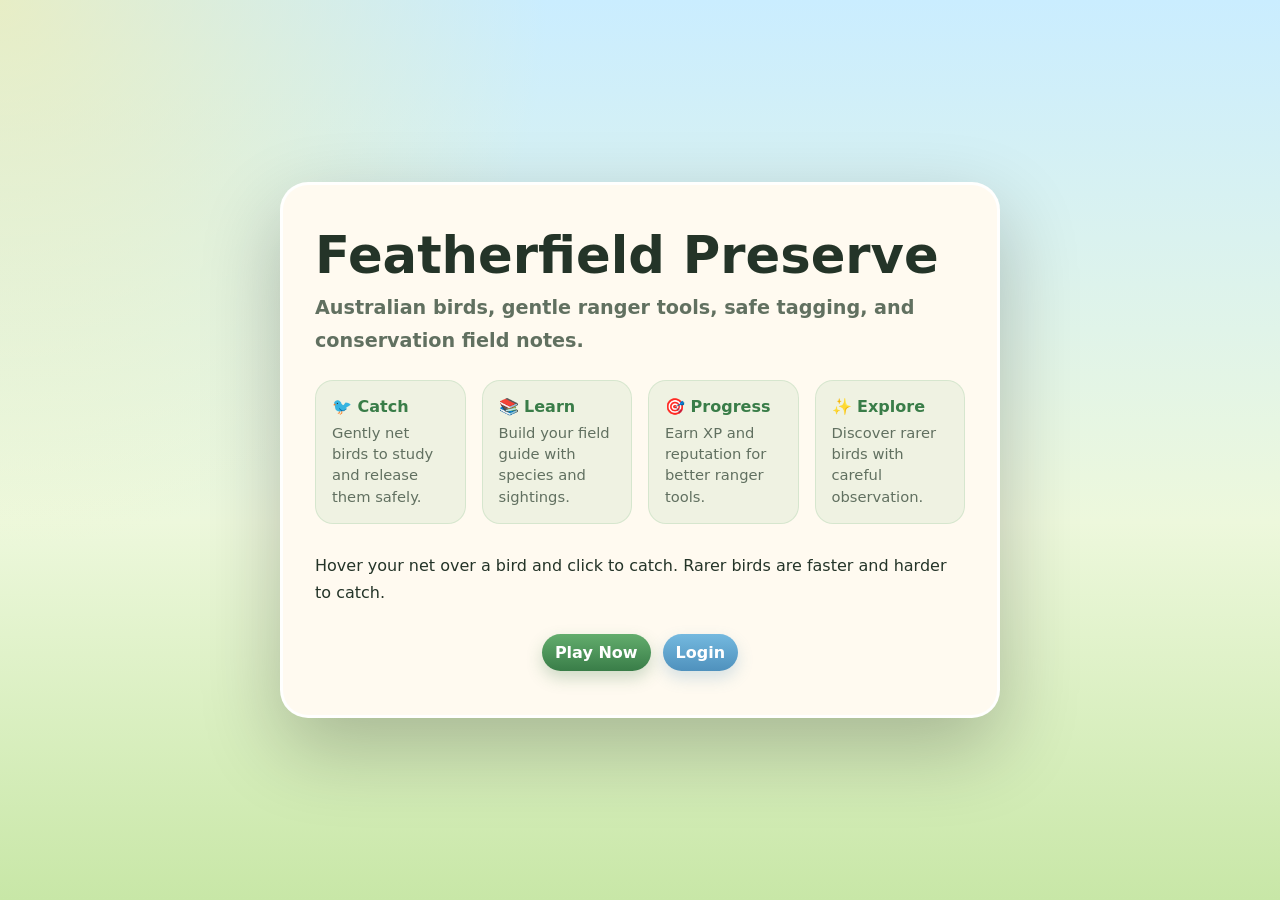
<file: NEW_flappy_happpy_game_v1.5.html>
<!DOCTYPE html>
<html lang="en">
<head>
  <meta charset="UTF-8" />
  <meta name="viewport" content="width=device-width, initial-scale=1.0" />

  <title>Featherfield Preserve v1.5 - Australian Birds MVP</title>

  <style>
    :root {
      --text: #243428;
      --muted: #617060;
      --panel: rgba(255, 255, 255, 0.9);
      --panel-solid: #fffaf0;
      --green: #63ad6d;
      --green-dark: #397d48;
      --blue: #5ca6da;
      --gold: #dfa840;
      --danger: #d46758;
      --shadow: 0 14px 34px rgba(40, 70, 48, 0.2);
      --radius: 22px;
    }

    * {
      box-sizing: border-box;
    }

    html,
    body {
      margin: 0;
      min-height: 100%;
      font-family: system-ui, -apple-system, BlinkMacSystemFont, "Segoe UI", sans-serif;
      color: var(--text);
      background:
        radial-gradient(circle at top left, rgba(255, 238, 151, 0.55), transparent 35%),
        linear-gradient(180deg, #caedff 0%, #edf8dc 58%, #c8e7a7 100%);
      overflow: hidden;
    }

    button {
      font: inherit;
    }

    .app {
      width: 100vw;
      height: 100vh;
      display: grid;
      grid-template-rows: auto 1fr;
      gap: 12px;
      padding: 14px;
    }

    .topbar {
      display: grid;
      grid-template-columns: 1fr auto;
      gap: 12px;
      align-items: center;
      z-index: 5;
    }

    .brand-card,
    .stats-card {
      background: var(--panel);
      backdrop-filter: blur(12px);
      border: 1px solid rgba(255, 255, 255, 0.78);
      box-shadow: var(--shadow);
      border-radius: var(--radius);
    }

    .brand-card {
      padding: 14px 18px;
    }

    .brand-card h1 {
      margin: 0;
      line-height: 1.05;
      font-size: clamp(1.15rem, 2.6vw, 2rem);
    }

    .brand-card p {
      margin: 5px 0 0;
      color: var(--muted);
      font-size: 0.92rem;
    }

    .stats-card {
      display: flex;
      flex-wrap: wrap;
      justify-content: flex-end;
      align-items: center;
      gap: 9px;
      padding: 10px;
    }

    .pill {
      display: inline-flex;
      align-items: center;
      gap: 6px;
      padding: 8px 11px;
      border-radius: 999px;
      background: rgba(255, 255, 255, 0.78);
      font-size: 0.9rem;
      font-weight: 800;
      white-space: nowrap;
    }

    .xp-shell {
      width: 145px;
      height: 13px;
      overflow: hidden;
      background: rgba(54, 94, 67, 0.14);
      border-radius: 999px;
      box-shadow: inset 0 1px 2px rgba(0, 0, 0, 0.08);
    }

    .xp-fill {
      display: block;
      height: 100%;
      width: 0%;
      background: linear-gradient(90deg, #72d085, #efbd4e);
      border-radius: inherit;
      transition: width 180ms ease;
    }

    .button {
      border: 0;
      border-radius: 999px;
      padding: 9px 13px;
      color: white;
      background: linear-gradient(180deg, var(--green), var(--green-dark));
      box-shadow: 0 7px 16px rgba(57, 125, 72, 0.25);
      cursor: pointer;
      font-weight: 900;
      transition: transform 120ms ease, filter 120ms ease;
    }

    .button:hover {
      transform: translateY(-1px);
      filter: brightness(1.04);
    }

    .button.secondary {
      background: linear-gradient(180deg, #74b9df, #4f91bd);
      box-shadow: 0 7px 16px rgba(79, 145, 189, 0.24);
    }

    .button.warn {
      background: linear-gradient(180deg, #e08473, #c7584b);
      box-shadow: 0 7px 16px rgba(199, 88, 75, 0.22);
    }

    .game-shell {
      position: relative;
      min-height: 0;
      overflow: hidden;
      border-radius: 28px;
      border: 4px solid rgba(255, 255, 255, 0.8);
      box-shadow: 0 20px 54px rgba(45, 82, 55, 0.25);
      background: #bfeaff;
    }

    canvas {
      display: block;
      width: 100%;
      height: 100%;
      cursor: crosshair;
      touch-action: none;
    }

    .hint-card {
      position: absolute;
      left: 16px;
      bottom: 16px;
      width: min(470px, calc(100% - 32px));
      padding: 12px 14px;
      pointer-events: none;
      background: rgba(255, 255, 255, 0.84);
      backdrop-filter: blur(12px);
      border: 1px solid rgba(255, 255, 255, 0.88);
      border-radius: 18px;
      box-shadow: var(--shadow);
    }

    .hint-card strong {
      display: block;
      margin-bottom: 4px;
    }

    .hint-card span {
      display: block;
      color: var(--muted);
      font-size: 0.92rem;
      line-height: 1.4;
    }

    .toast-stack {
      position: absolute;
      top: 16px;
      left: 16px;
      z-index: 4;
      display: grid;
      gap: 8px;
      pointer-events: none;
    }

    .toast {
      width: min(430px, calc(100vw - 60px));
      padding: 12px 14px;
      background: rgba(255, 255, 255, 0.92);
      backdrop-filter: blur(12px);
      border: 1px solid rgba(255, 255, 255, 0.9);
      border-radius: 18px;
      box-shadow: var(--shadow);
      animation: popIn 170ms ease both;
    }

    .toast h3 {
      margin: 0 0 4px;
      font-size: 1rem;
    }

    .toast p {
      margin: 0;
      color: var(--muted);
      font-size: 0.9rem;
      line-height: 1.35;
    }

    @keyframes popIn {
      from {
        opacity: 0;
        transform: translateY(-8px) scale(0.98);
      }

      to {
        opacity: 1;
        transform: translateY(0) scale(1);
      }
    }

    .modal-backdrop {
      position: fixed;
      inset: 0;
      z-index: 20;
      display: none;
      place-items: center;
      padding: 18px;
      background: rgba(25, 45, 30, 0.45);
      backdrop-filter: blur(8px);
    }

    .modal-backdrop.show {
      display: grid;
    }

    .modal {
      width: min(1040px, 100%);
      max-height: min(800px, 92vh);
      overflow: auto;
      background: var(--panel-solid);
      border: 3px solid rgba(255, 255, 255, 0.92);
      border-radius: 28px;
      box-shadow: 0 30px 82px rgba(0, 0, 0, 0.28);
    }

    .modal-header {
      position: sticky;
      top: 0;
      z-index: 2;
      display: flex;
      align-items: center;
      justify-content: space-between;
      gap: 12px;
      padding: 18px 20px;
      background: rgba(255, 250, 240, 0.97);
      border-bottom: 1px solid rgba(76, 93, 65, 0.13);
    }

    .modal-header h2 {
      margin: 0;
      font-size: 1.35rem;
    }

    .modal-body {
      padding: 18px 20px 22px;
    }

    .close-button {
      width: 38px;
      height: 38px;
      border: 0;
      border-radius: 999px;
      background: #f0dec5;
      color: #5e4b34;
      font-size: 1.2rem;
      font-weight: 900;
      cursor: pointer;
    }

    .grid {
      display: grid;
      grid-template-columns: repeat(auto-fit, minmax(245px, 1fr));
      gap: 14px;
    }

    .item-card {
      background: white;
      border: 1px solid rgba(76, 93, 65, 0.12);
      border-radius: 20px;
      box-shadow: 0 8px 22px rgba(43, 75, 52, 0.08);
      padding: 15px;
    }

    .item-card h3 {
      margin: 0 0 6px;
    }

    .item-card p {
      margin: 7px 0;
      color: var(--muted);
      line-height: 1.42;
    }

    .meta {
      display: flex;
      flex-wrap: wrap;
      gap: 6px;
      margin: 10px 0 12px;
    }

    .tag {
      display: inline-flex;
      align-items: center;
      padding: 5px 8px;
      border-radius: 999px;
      background: #eef7e8;
      color: #3d774d;
      font-size: 0.78rem;
      font-weight: 900;
    }

    .tag.common {
      background: #edf8e9;
      color: #4e8f49;
    }

    .tag.uncommon {
      background: #e7f4ff;
      color: #3b7eab;
    }

    .tag.rare {
      background: #f1e8ff;
      color: #7350b6;
    }

    .tag.epic {
      background: #fff0fb;
      color: #b84ca2;
    }

    .tag.legendary {
      background: #fff6d9;
      color: #9c6b11;
    }

    .tag.conservation {
      background: #e8f7ef;
      color: #32764c;
    }

    .locked {
      filter: grayscale(0.65);
      opacity: 0.72;
    }

    .card-actions {
      display: flex;
      flex-wrap: wrap;
      gap: 8px;
      margin-top: 10px;
    }

    .mini-button {
      border: 0;
      border-radius: 999px;
      padding: 8px 11px;
      background: #e9f6df;
      color: #356c43;
      cursor: pointer;
      font-weight: 900;
    }

    .mini-button.primary {
      background: var(--green);
      color: white;
    }

    .mini-button:disabled {
      cursor: not-allowed;
      opacity: 0.55;
    }

    @media (max-width: 880px) {
      html,
      body {
        overflow: auto;
      }

      .app {
        min-height: 100vh;
        height: auto;
      }

      .topbar {
        grid-template-columns: 1fr;
      }

      .stats-card {
        justify-content: flex-start;
      }

      .game-shell {
        height: 69vh;
        min-height: 510px;
      }

      .hint-card {
        right: 12px;
        left: 12px;
        bottom: 12px;
      }
    }

    @media (min-width: 881px) {
      .game-shell {
        height: 100%;
      }
    }

    .landing-page {
      position: fixed;
      inset: 0;
      z-index: 100;
      display: grid;
      place-items: center;
      padding: 20px;
      background:
        radial-gradient(circle at top left, rgba(255, 238, 151, 0.55), transparent 35%),
        linear-gradient(180deg, #caedff 0%, #edf8dc 58%, #c8e7a7 100%);
      backdrop-filter: blur(8px);
    }

    .landing-content {
      width: min(720px, 100%);
      background: var(--panel-solid);
      border-radius: 28px;
      padding: 44px 32px;
      box-shadow: 0 30px 80px rgba(0, 0, 0, 0.24);
      border: 3px solid rgba(255, 255, 255, 0.92);
      animation: slideUp 600ms ease both;
      overflow: hidden;
    }

    @keyframes slideUp {
      from {
        opacity: 0;
        transform: translateY(40px);
      }
      to {
        opacity: 1;
        transform: translateY(0);
      }
    }

    .landing-content h1 {
      margin: 0 0 10px;
      font-size: clamp(2rem, 5vw, 3.2rem);
      line-height: 1.05;
    }

    .landing-content .subtitle {
      margin: 0 0 22px;
      color: var(--muted);
      font-size: clamp(1rem, 2.4vw, 1.2rem);
      font-weight: 600;
    }

    .landing-content p {
      margin: 0 0 28px;
      color: var(--text);
      line-height: 1.7;
      font-size: 1rem;
    }

    .landing-content .features {
      display: grid;
      grid-template-columns: repeat(auto-fit, minmax(150px, 1fr));
      gap: 16px;
      margin-bottom: 28px;
      text-align: left;
    }

    .feature-item {
      padding: 16px;
      border-radius: 18px;
      background: rgba(99, 173, 109, 0.1);
      border: 1px solid rgba(99, 173, 109, 0.18);
    }

    .feature-item strong {
      display: block;
      margin-bottom: 6px;
      color: var(--green-dark);
    }

    .feature-item span {
      color: var(--muted);
      font-size: 0.92rem;
      line-height: 1.45;
    }

    .button-group {
      display: flex;
      flex-wrap: wrap;
      justify-content: center;
      gap: 12px;
      margin-top: 12px;
    }

    .login-page {
      position: fixed;
      inset: 0;
      z-index: 100;
      display: none;
      place-items: center;
      padding: 20px;
      background:
        radial-gradient(circle at top left, rgba(255, 238, 151, 0.55), transparent 35%),
        linear-gradient(180deg, #caedff 0%, #edf8dc 58%, #c8e7a7 100%);
      backdrop-filter: blur(8px);
    }

    .login-page.show {
      display: grid;
    }

    .login-content {
      width: min(520px, 100%);
      background: var(--panel-solid);
      border-radius: 28px;
      padding: 40px 30px;
      box-shadow: 0 30px 80px rgba(0, 0, 0, 0.24);
      border: 3px solid rgba(255, 255, 255, 0.92);
      animation: slideUp 600ms ease both;
      text-align: center;
    }

    .login-content h2 {
      margin: 0 0 22px;
      font-size: clamp(1.8rem, 4vw, 2.4rem);
      line-height: 1.05;
    }

    .login-form {
      display: grid;
      gap: 16px;
      margin-bottom: 22px;
    }

    .login-content input {
      width: 100%;
      padding: 14px 16px;
      border: 2px solid rgba(76, 93, 65, 0.18);
      border-radius: 14px;
      background: rgba(255, 255, 255, 0.72);
      color: var(--text);
      font-size: 1rem;
    }

    .login-content input:focus {
      outline: none;
      border-color: var(--green);
    }

    .login-content input::placeholder {
      color: var(--muted);
    }

    .login-button {
      width: 100%;
      border: 0;
      border-radius: 999px;
      padding: 14px 20px;
      font-weight: 900;
      font-size: 1rem;
      color: white;
      background: linear-gradient(180deg, var(--green), var(--green-dark));
      box-shadow: 0 7px 16px rgba(57, 125, 72, 0.25);
      cursor: pointer;
      transition: transform 120ms ease, filter 120ms ease;
    }

    .login-button:hover {
      transform: translateY(-2px);
      filter: brightness(1.06);
    }

    .back-button,
    .signup-button {
      border: 0;
      border-radius: 999px;
      padding: 12px 20px;
      font-weight: 900;
      font-size: 1rem;
      cursor: pointer;
      transition: transform 120ms ease, filter 120ms ease, background 120ms ease;
    }

    .back-button {
      background: transparent;
      color: var(--text);
      border: 2px solid rgba(97, 112, 96, 0.22);
      width: 100%;
    }

    .back-button:hover {
      transform: translateY(-2px);
      background: rgba(97, 112, 96, 0.08);
    }

    .signup-button {
      width: 100%;
      background: linear-gradient(180deg, #74b9df, #4f91bd);
      color: white;
      box-shadow: 0 7px 16px rgba(79, 145, 189, 0.24);
    }

    .signup-button:hover {
      transform: translateY(-2px);
      filter: brightness(1.06);
    }

    .profile-summary {
      margin: 0 0 14px;
      padding: 14px 16px;
      border-radius: 16px;
      background: rgba(99, 173, 109, 0.12);
      border: 1px solid rgba(99, 173, 109, 0.22);
      color: var(--text);
      line-height: 1.5;
    }

    .profile-summary strong {
      display: block;
      margin-bottom: 6px;
      color: var(--green-dark);
    }
  </style>
</head>

<body>
  <div class="landing-page" id="landingPage">
    <div class="landing-content">
      <h1>Featherfield Preserve</h1>
      <p class="subtitle">Australian birds, gentle ranger tools, safe tagging, and conservation field notes.</p>

      <div class="features">
        <div class="feature-item">
          <strong>🐦 Catch</strong>
          <span>Gently net birds to study and release them safely.</span>
        </div>
        <div class="feature-item">
          <strong>📚 Learn</strong>
          <span>Build your field guide with species and sightings.</span>
        </div>
        <div class="feature-item">
          <strong>🎯 Progress</strong>
          <span>Earn XP and reputation for better ranger tools.</span>
        </div>
        <div class="feature-item">
          <strong>✨ Explore</strong>
          <span>Discover rarer birds with careful observation.</span>
        </div>
      </div>

      <p>Hover your net over a bird and click to catch. Rarer birds are faster and harder to catch.</p>

      <div class="button-group">
        <button class="button" id="startGameButton">Play Now</button>
        <button class="button secondary" id="loginButton">Login</button>
      </div>
    </div>
  </div>

  <div class="login-page" id="loginPage">
    <div class="login-content">
      <h2>Welcome Back</h2>
      <form id="loginForm" class="login-form">
        <input type="email" id="emailInput" placeholder="Email" required>
        <input type="password" id="passwordInput" placeholder="Password" required>
        <button type="submit" class="login-button">Login</button>
      </form>
      <button class="back-button" id="backButton">Back to Landing</button>
      <div style="margin-top: 18px; text-align: center; color: var(--muted);">
        <p style="margin: 0 0 14px;">Don't have an account?</p>
        <button class="signup-button" id="signupButton">Sign Up</button>
      </div>
    </div>
  </div>

  <main class="app" style="display: none;">
    <section class="topbar">
      <div class="brand-card">
        <h1>Featherfield Preserve</h1>
        <p>Australian birds, gentle ranger tools, field notes, safe tagging, and release.</p>
      </div>

      <div class="stats-card">
        <span class="pill">Lv. <span id="levelText">1</span></span>

        <span class="pill">
          XP
          <span class="xp-shell">
            <span class="xp-fill" id="xpFill"></span>
          </span>
          <span id="xpText">0 / 75</span>
        </span>

        <span class="pill">🪙 <span id="coinText">0</span></span>
        <span class="pill">🌿 Rep <span id="repText">0</span></span>
        <span class="pill">Net: <span id="netText">Starter</span></span>

        <button class="button" id="storeButton">Store</button>
        <button class="button secondary" id="guideButton">Field Guide</button>
        <button class="button secondary" id="gameLoginButton" type="button">Login</button>
        <button class="button secondary" id="profileButtonBar" type="button" hidden>Profile</button>
        <button class="button warn" id="resetButton">Reset</button>
      </div>
    </section>

    <section class="game-shell">
      <canvas id="gameCanvas" aria-label="Australian bird preserve game canvas"></canvas>

      <div class="toast-stack" id="toastStack"></div>

      <div class="hint-card">
        <strong>How to play</strong>
        <span>
          Aim from the ranger and click/tap to launch the soft net. Catchable birds are safely checked,
          tagged, and released. Special conservation birds are observed instead of captured.
        </span>
      </div>
    </section>
  </main>

  <div class="modal-backdrop" id="modalBackdrop">
    <div class="modal" role="dialog" aria-modal="true">
      <div class="modal-header">
        <h2 id="modalTitle">Modal</h2>
        <button class="close-button" id="closeModalButton" aria-label="Close modal">×</button>
      </div>

      <div class="modal-body" id="modalBody"></div>
    </div>
  </div>

  <script>
    (() => {
      "use strict";

      const STORAGE_KEY = "featherfield_preserve_australia_v2";
      const USER_SESSION_KEY = "featherfield_user_session_v1";

      const RARITY = {
        common: {
          label: "Common",
          color: "#6caf66",
          glow: "rgba(108, 175, 102, 0.16)"
        },
        uncommon: {
          label: "Uncommon",
          color: "#3d9ed1",
          glow: "rgba(61, 158, 209, 0.17)"
        },
        rare: {
          label: "Rare",
          color: "#8160cf",
          glow: "rgba(129, 96, 207, 0.2)"
        },
        epic: {
          label: "Epic",
          color: "#cc54b7",
          glow: "rgba(204, 84, 183, 0.25)"
        },
        legendary: {
          label: "Conservation",
          color: "#d89b2a",
          glow: "rgba(216, 155, 42, 0.25)"
        }
      };

      const BIRDS = [
        {
          id: "willie_wagtail",
          commonName: "Willie Wagtail",
          scientificName: "Rhipidura leucophrys",
          rarity: "common",
          handling: "catch_release",
          spawnWeight: 34,
          levelRequired: 1,
          size: 14,
          speed: 88,
          catchDifficulty: 13,
          alertRate: 0.2,
          xp: 9,
          coins: 6,
          reputation: 1,
          body: "#1d2224",
          wing: "#101314",
          chest: "#f3f2ea",
          accent: "#ffffff",
          beak: "#181818",
          movementStyle: "zigzag",
          fieldGuide:
            "A small black-and-white fantail with a white chest and eyebrow. It flicks and fans its tail while searching for insects."
        },
        {
          id: "australian_magpie",
          commonName: "Australian Magpie",
          scientificName: "Gymnorhina tibicen",
          rarity: "common",
          handling: "catch_release",
          spawnWeight: 28,
          levelRequired: 1,
          size: 20,
          speed: 50,
          catchDifficulty: 17,
          alertRate: 0.31,
          xp: 12,
          coins: 8,
          reputation: 1,
          body: "#151719",
          wing: "#f1f0e8",
          chest: "#0f1011",
          accent: "#dfded4",
          beak: "#d8d4c8",
          movementStyle: "territorial",
          fieldGuide:
            "A familiar black-and-white Australian bird. Magpies live in defended territories and are known for their rich warbling calls."
        },
        {
          id: "galah",
          commonName: "Galah",
          scientificName: "Eolophus roseicapilla",
          rarity: "uncommon",
          handling: "catch_release",
          spawnWeight: 17,
          levelRequired: 1,
          size: 21,
          speed: 60,
          catchDifficulty: 22,
          alertRate: 0.25,
          xp: 20,
          coins: 14,
          reputation: 2,
          body: "#eaa3b5",
          wing: "#92979e",
          chest: "#efabc0",
          accent: "#f3cad4",
          beak: "#dad2c8",
          movementStyle: "flock",
          fieldGuide:
            "A rose-pink and grey cockatoo often seen in noisy groups. Galahs have a bouncing, acrobatic flight."
        },
        {
          id: "rainbow_lorikeet",
          commonName: "Rainbow Lorikeet",
          scientificName: "Trichoglossus moluccanus",
          rarity: "uncommon",
          handling: "catch_release",
          spawnWeight: 15,
          levelRequired: 2,
          size: 17,
          speed: 92,
          catchDifficulty: 28,
          alertRate: 0.29,
          xp: 25,
          coins: 18,
          reputation: 2,
          body: "#238243",
          wing: "#126a31",
          chest: "#e67a2f",
          head: "#3656a7",
          accent: "#f3c739",
          beak: "#e34e34",
          movementStyle: "burst",
          fieldGuide:
            "A bright lorikeet with green wings, blue head, orange-yellow breast, and red beak. Often noisy and fast-moving."
        },
        {
          id: "superb_fairy_wren",
          commonName: "Superb Fairy-wren",
          scientificName: "Malurus cyaneus",
          rarity: "rare",
          handling: "catch_release",
          spawnWeight: 7,
          levelRequired: 2,
          size: 11,
          speed: 99,
          catchDifficulty: 38,
          alertRate: 0.39,
          xp: 48,
          coins: 34,
          reputation: 4,
          body: "#2b57b8",
          wing: "#17264f",
          chest: "#161819",
          accent: "#65a9ff",
          beak: "#161616",
          movementStyle: "tiny_hopper",
          fieldGuide:
            "A tiny, energetic wren. Adult males can show striking blue and black breeding plumage."
        },
        {
          id: "laughing_kookaburra",
          commonName: "Laughing Kookaburra",
          scientificName: "Dacelo novaeguineae",
          rarity: "rare",
          handling: "catch_release",
          spawnWeight: 6,
          levelRequired: 3,
          size: 26,
          speed: 38,
          catchDifficulty: 33,
          alertRate: 0.34,
          xp: 56,
          coins: 42,
          reputation: 4,
          body: "#d8c5a5",
          wing: "#765437",
          chest: "#f2eadc",
          accent: "#3d3027",
          beak: "#51483e",
          movementStyle: "perch",
          fieldGuide:
            "A large kingfisher with off-white underparts, brown wings, and a famous laughing call."
        },
        {
          id: "black_swan",
          commonName: "Black Swan",
          scientificName: "Cygnus atratus",
          rarity: "epic",
          handling: "catch_release",
          spawnWeight: 2,
          levelRequired: 4,
          size: 31,
          speed: 28,
          catchDifficulty: 42,
          alertRate: 0.28,
          xp: 105,
          coins: 85,
          reputation: 8,
          body: "#161515",
          wing: "#222222",
          chest: "#1b1b1b",
          accent: "#ffffff",
          beak: "#df4635",
          movementStyle: "water_glide",
          fieldGuide:
            "A large mostly black waterbird with white wing tips visible in flight and an orange-red bill."
        },
        {
          id: "carnabys_black_cockatoo",
          commonName: "Carnaby’s Black-Cockatoo",
          scientificName: "Zanda latirostris",
          rarity: "legendary",
          handling: "observe_only",
          spawnWeight: 1,
          levelRequired: 5,
          size: 30,
          speed: 72,
          catchDifficulty: 999,
          alertRate: 0.45,
          xp: 140,
          coins: 0,
          reputation: 18,
          body: "#171719",
          wing: "#101011",
          chest: "#1c1c1e",
          accent: "#f0f0df",
          beak: "#a9a190",
          movementStyle: "conservation_flyover",
          fieldGuide:
            "A south-west Western Australian black-cockatoo. In this game it is observed and protected, not captured."
        }
      ];

      const NETS = [
        {
          id: "starter",
          name: "Starter Net",
          shortName: "Starter",
          cost: 0,
          unlockLevel: 1,
          radius: 42,
          range: 430,
          throwSpeed: 560,
          cooldownMs: 1000,
          baseCatchChance: 76,
          rareBonus: 0,
          stealth: 0,
          description:
            "A balanced soft ranger net. Good range, average opening size, and forgiving cooldown."
        },
        {
          id: "wide",
          name: "Wide Net",
          shortName: "Wide",
          cost: 110,
          unlockLevel: 2,
          radius: 62,
          range: 360,
          throwSpeed: 455,
          cooldownMs: 1350,
          baseCatchChance: 72,
          rareBonus: -2,
          stealth: 0,
          description:
            "Opens wide and is easier to aim, but travels slower and has a longer cooldown."
        },
        {
          id: "quick",
          name: "Quick Net",
          shortName: "Quick",
          cost: 165,
          unlockLevel: 3,
          radius: 34,
          range: 510,
          throwSpeed: 760,
          cooldownMs: 650,
          baseCatchChance: 78,
          rareBonus: 0,
          stealth: 0,
          description:
            "Fast and responsive. Excellent for skilled timing, but the smaller opening demands accuracy."
        },
        {
          id: "silent",
          name: "Silent Net",
          shortName: "Silent",
          cost: 320,
          unlockLevel: 4,
          radius: 44,
          range: 440,
          throwSpeed: 570,
          cooldownMs: 1050,
          baseCatchChance: 79,
          rareBonus: 8,
          stealth: 0.38,
          description:
            "A quieter conservation net that creates less stress and helps with skittish rare birds."
        }
      ];

      const canvas = document.getElementById("gameCanvas");
      const ctx = canvas.getContext("2d");

      const landingPage = document.getElementById("landingPage");
      const loginPage = document.getElementById("loginPage");
      const startGameButton = document.getElementById("startGameButton");
      const loginButton = document.getElementById("loginButton");
      const backButton = document.getElementById("backButton");
      const loginForm = document.getElementById("loginForm");
      const signupButton = document.getElementById("signupButton");

      const levelText = document.getElementById("levelText");
      const xpFill = document.getElementById("xpFill");
      const xpText = document.getElementById("xpText");
      const coinText = document.getElementById("coinText");
      const repText = document.getElementById("repText");
      const netText = document.getElementById("netText");

      const storeButton = document.getElementById("storeButton");
      const guideButton = document.getElementById("guideButton");
      const gameLoginButton = document.getElementById("gameLoginButton");
      const profileButtonBar = document.getElementById("profileButtonBar");
      const resetButton = document.getElementById("resetButton");

      const modalBackdrop = document.getElementById("modalBackdrop");
      const modalTitle = document.getElementById("modalTitle");
      const modalBody = document.getElementById("modalBody");
      const closeModalButton = document.getElementById("closeModalButton");
      const toastStack = document.getElementById("toastStack");

      let loginReturnTarget = "landing";

      let width = 900;
      let height = 620;
      let lastTime = performance.now();

      let birds = [];
      let floatingTexts = [];
      let activeNet = null;

      let spawnTimer = 0;
      let nextSpawnDelay = random(600, 1500);
      let nextThrowAt = 0;
      let cooldownPulse = 0;

      const pointer = {
        x: 450,
        y: 300,
        active: false
      };

      const player = {
        x: 450,
        y: 560,
        radius: 24,
        bob: 0
      };

      let save = loadSave();

      function createDefaultSave() {
        const collection = {};

        for (const bird of BIRDS) {
          collection[bird.id] = {
            discovered: false,
            observed: false,
            totalHandled: 0,
            totalObserved: 0,
            bestQuality: null,
            firstSeenAt: null
          };
        }

        return {
          xp: 0,
          coins: 0,
          reputation: 0,
          equippedNetId: "starter",
          ownedNetIds: ["starter"],
          collection,
          totalSafeHandles: 0,
          totalObservations: 0
        };
      }

      function loadSave() {
        try {
          const raw = localStorage.getItem(STORAGE_KEY);
          const parsed = raw ? JSON.parse(raw) : null;
          const base = createDefaultSave();

          if (!parsed || typeof parsed !== "object") {
            return base;
          }

          const mergedCollection = { ...base.collection };

          for (const bird of BIRDS) {
            mergedCollection[bird.id] = {
              ...base.collection[bird.id],
              ...(parsed.collection ? parsed.collection[bird.id] : {})
            };
          }

          const merged = {
            ...base,
            ...parsed,
            collection: mergedCollection,
            ownedNetIds:
              Array.isArray(parsed.ownedNetIds) && parsed.ownedNetIds.length
                ? parsed.ownedNetIds
                : ["starter"]
          };

          if (!merged.ownedNetIds.includes("starter")) {
            merged.ownedNetIds.push("starter");
          }

          if (!NETS.some((net) => net.id === merged.equippedNetId)) {
            merged.equippedNetId = "starter";
          }

          return merged;
        } catch (error) {
          console.warn("Could not load save. Starting fresh.", error);
          return createDefaultSave();
        }
      }

      function writeSave() {
        localStorage.setItem(STORAGE_KEY, JSON.stringify(save));
      }

      function getUserSession() {
        try {
          const raw = sessionStorage.getItem(USER_SESSION_KEY);
          if (!raw) {
            return null;
          }

          const parsed = JSON.parse(raw);

          if (!parsed || typeof parsed !== "object" || typeof parsed.email !== "string" || !parsed.email) {
            return null;
          }

          return { email: parsed.email };
        } catch (error) {
          console.warn("Could not read user session.", error);
          return null;
        }
      }

      function setUserSession(email) {
        sessionStorage.setItem(
          USER_SESSION_KEY,
          JSON.stringify({ email, loggedInAt: new Date().toISOString() })
        );
      }

      function clearUserSession() {
        sessionStorage.removeItem(USER_SESSION_KEY);
      }

      function updateAuthBarButtons() {
        const session = getUserSession();
        profileButtonBar.hidden = !session;
        gameLoginButton.hidden = Boolean(session);
      }

      function openProfileModal() {
        const session = getUserSession();

        if (!session) {
          return;
        }

        const levelInfo = getLevelInfo(save.xp);
        const discovered = BIRDS.filter((bird) => save.collection[bird.id]?.discovered).length;

        openModal("Ranger profile", `
          <div class="profile-summary">
            <strong>Signed in</strong>
            <span>${escapeHtml(session.email)}</span>
          </div>

          <p style="margin-top: 0; color: #617060;">
            Level <strong>${levelInfo.level}</strong> ·
            <strong>${discovered}</strong> / ${BIRDS.length} species in your guide ·
            <strong>${save.totalSafeHandles}</strong> safe handles ·
            <strong>${save.totalObservations}</strong> observations
          </p>

          <div class="card-actions" style="margin-top: 16px;">
            <button class="mini-button primary" type="button" id="profileLogoutButton">Log out</button>
          </div>
        `);

        document.getElementById("profileLogoutButton")?.addEventListener("click", () => {
          clearUserSession();
          updateAuthBarButtons();
          closeModal();
          showToast("Signed out", "Use Login in the top bar or on the landing page to sign in again.");
        });
      }

      function xpRequiredForLevel(level) {
        return Math.floor(75 * Math.pow(level, 1.45));
      }

      function getLevelInfo(totalXp) {
        let level = 1;
        let remaining = totalXp;

        while (remaining >= xpRequiredForLevel(level)) {
          remaining -= xpRequiredForLevel(level);
          level += 1;
        }

        return {
          level,
          current: remaining,
          needed: xpRequiredForLevel(level)
        };
      }

      function getEquippedNet() {
        return NETS.find((net) => net.id === save.equippedNetId) || NETS[0];
      }

      function clamp(value, min, max) {
        return Math.max(min, Math.min(max, value));
      }

      function random(min, max) {
        return Math.random() * (max - min) + min;
      }

      function distance(ax, ay, bx, by) {
        return Math.hypot(ax - bx, ay - by);
      }

      function escapeHtml(value) {
        return String(value)
          .replaceAll("&", "&amp;")
          .replaceAll("<", "&lt;")
          .replaceAll(">", "&gt;")
          .replaceAll('"', "&quot;")
          .replaceAll("'", "&#039;");
      }

      function safeId() {
        if (globalThis.crypto && typeof globalThis.crypto.randomUUID === "function") {
          return globalThis.crypto.randomUUID();
        }

        return `${Date.now()}-${Math.random().toString(16).slice(2)}`;
      }

      function resizeCanvas() {
        const rect = canvas.getBoundingClientRect();
        const dpr = Math.max(1, window.devicePixelRatio || 1);

        width = Math.max(320, rect.width);
        height = Math.max(480, rect.height);

        canvas.width = Math.floor(width * dpr);
        canvas.height = Math.floor(height * dpr);

        ctx.setTransform(dpr, 0, 0, dpr, 0, 0);

        player.x = width / 2;
        player.y = height - 68;

        if (!pointer.active) {
          pointer.x = width / 2;
          pointer.y = height / 2;
        }
      }

      function chooseWeightedBird() {
        const level = getLevelInfo(save.xp).level;

        const availableBirds = BIRDS.filter((bird) => level >= bird.levelRequired);

        const totalWeight = availableBirds.reduce((sum, bird) => sum + bird.spawnWeight, 0);
        let roll = Math.random() * totalWeight;

        for (const bird of availableBirds) {
          roll -= bird.spawnWeight;

          if (roll <= 0) {
            return bird;
          }
        }

        return availableBirds[0];
      }

      function spawnBird() {
        const data = chooseWeightedBird();

        let x = random(50, width - 50);
        let y = random(82, height - 170);

        if (data.movementStyle === "water_glide") {
          x = random(80, width - 80);
          y = height - 172;
        }

        if (data.movementStyle === "conservation_flyover") {
          x = Math.random() < 0.5 ? -60 : width + 60;
          y = random(90, height * 0.42);
        }

        const angle = random(0, Math.PI * 2);
        const direction = data.movementStyle === "conservation_flyover"
          ? x < 0
            ? 1
            : -1
          : Math.cos(angle) >= 0
            ? 1
            : -1;

        const speed = data.speed * random(0.84, 1.18);

        birds.push({
          uid: safeId(),
          data,
          x,
          y,
          vx: direction * speed,
          vy: Math.sin(angle) * speed * 0.48,
          size: data.size,
          alert: 0,
          state: "foraging",
          age: 0,
          flap: random(0, Math.PI * 2),
          turnTimer: random(0.45, 1.5),
          pauseTimer: 0,
          lifeLimit:
            data.rarity === "legendary"
              ? random(7, 11)
              : data.rarity === "epic"
                ? random(12, 17)
                : data.rarity === "rare"
                  ? random(14, 22)
                  : random(20, 31)
        });
      }

      function updateSpawning(dt) {
        spawnTimer += dt * 1000;

        const maxBirds = width < 640 ? 5 : 8;

        if (birds.length < maxBirds && spawnTimer >= nextSpawnDelay) {
          spawnBird();

          spawnTimer = 0;
          nextSpawnDelay = random(650, 1650);
        }
      }

      function updateBirds(dt) {
        const net = getEquippedNet();

        for (const bird of birds) {
          bird.age += dt;
          bird.flap += dt * 9;
          bird.turnTimer -= dt;
          bird.pauseTimer = Math.max(0, bird.pauseTimer - dt);

          const pointerDistance = distance(pointer.x, pointer.y, bird.x, bird.y);

          if (pointer.active && pointerDistance < 86) {
            bird.alert += bird.data.alertRate * (1 - net.stealth) * dt * 0.55;
          } else {
            bird.alert -= dt * 0.075;
          }

          if (activeNet) {
            const netDistance = distance(activeNet.x, activeNet.y, bird.x, bird.y);
            if (netDistance < activeNet.radius + 90) {
              bird.alert += bird.data.alertRate * (1 - net.stealth) * dt * 1.2;
            }
          }

          bird.alert = clamp(bird.alert, 0, 1.55);

          applyMovementStyle(bird, dt);

          if (
            bird.age > bird.lifeLimit ||
            (bird.alert > 1.24 && ["rare", "epic", "legendary"].includes(bird.data.rarity))
          ) {
            bird.state = "fleeing";
          }

          if (bird.state === "fleeing") {
            bird.vy -= 120 * dt;
            bird.vx += bird.vx >= 0 ? 28 * dt : -28 * dt;
          }

          bird.x += bird.vx * dt;
          bird.y += bird.vy * dt;

          constrainBirdToHabitat(bird);
        }

        birds = birds.filter((bird) => {
          const margin = 180;

          return (
            bird.x > -margin &&
            bird.x < width + margin &&
            bird.y > -margin &&
            bird.y < height + margin
          );
        });
      }

      function applyMovementStyle(bird, dt) {
        const data = bird.data;

        if (bird.state === "fleeing") {
          return;
        }

        if (data.movementStyle === "perch") {
          if (bird.pauseTimer <= 0 && Math.random() < dt * 0.55) {
            bird.pauseTimer = random(0.7, 1.8);
          }

          if (bird.pauseTimer > 0) {
            bird.vx *= 0.9;
            bird.vy *= 0.88;
            return;
          }
        }

        if (bird.turnTimer > 0) {
          return;
        }

        let speed = data.speed * random(0.78, 1.28) * (1 + bird.alert * 0.38);
        let angle = Math.atan2(bird.vy, bird.vx);

        if (data.movementStyle === "zigzag") {
          angle += random(-1.25, 1.25);
          speed *= 1.08;
          bird.turnTimer = random(0.22, 0.58);
        } else if (data.movementStyle === "territorial") {
          const homeBias = Math.atan2(height * 0.45 - bird.y, width * 0.5 - bird.x);
          angle = angle * 0.55 + homeBias * 0.45 + random(-0.7, 0.7);
          bird.turnTimer = random(0.6, 1.25);
        } else if (data.movementStyle === "flock") {
          angle += random(-0.6, 0.6);
          speed *= 0.94;
          bird.turnTimer = random(0.5, 1.2);
        } else if (data.movementStyle === "burst") {
          angle += random(-0.85, 0.85);
          speed *= Math.random() < 0.45 ? 1.55 : 0.55;
          bird.turnTimer = random(0.25, 0.85);
        } else if (data.movementStyle === "tiny_hopper") {
          angle += random(-1.5, 1.5);
          speed *= Math.random() < 0.5 ? 1.35 : 0.35;
          bird.turnTimer = random(0.2, 0.55);
        } else if (data.movementStyle === "water_glide") {
          angle = Math.random() < 0.5 ? 0 : Math.PI;
          speed *= 0.55;
          bird.turnTimer = random(1.4, 2.8);
        } else if (data.movementStyle === "conservation_flyover") {
          speed *= 1.08;
          bird.vx = bird.vx >= 0 ? speed : -speed;
          bird.vy = Math.sin(bird.age * 1.4) * 14;
          bird.turnTimer = random(0.9, 1.4);
          return;
        } else {
          angle += random(-0.75, 0.75);
          bird.turnTimer = random(0.5, 1.5);
        }

        bird.vx = Math.cos(angle) * speed;
        bird.vy = Math.sin(angle) * speed * 0.52;
      }

      function constrainBirdToHabitat(bird) {
        if (bird.state === "fleeing" || bird.data.movementStyle === "conservation_flyover") {
          return;
        }

        const minY = 72;
        const maxY = bird.data.movementStyle === "water_glide"
          ? height - 148
          : height - 135;

        if (bird.x < 36) {
          bird.x = 36;
          bird.vx = Math.abs(bird.vx);
        }

        if (bird.x > width - 36) {
          bird.x = width - 36;
          bird.vx = -Math.abs(bird.vx);
        }

        if (bird.y < minY) {
          bird.y = minY;
          bird.vy = Math.abs(bird.vy);
        }

        if (bird.y > maxY) {
          bird.y = maxY;
          bird.vy = -Math.abs(bird.vy);
        }
      }

      function fireNet(targetX, targetY) {
        const now = performance.now();
        const net = getEquippedNet();

        if (activeNet) {
          showToast("Net already deployed", "Let your current net finish its throw first.");
          return;
        }

        if (now < nextThrowAt) {
          cooldownPulse = 1;
          showToast("Net cooling down", "A calm ranger waits between throws.");
          return;
        }

        const dx = targetX - player.x;
        const dy = targetY - player.y;
        const length = Math.hypot(dx, dy) || 1;

        if (dy > 30) {
          showToast("Aim into the habitat", "Launch upward or sideways toward the birds, not into the ranger’s feet.");
          return;
        }

        const directionX = dx / length;
        const directionY = dy / length;

        activeNet = {
          x: player.x,
          y: player.y - 16,
          startX: player.x,
          startY: player.y - 16,
          vx: directionX * net.throwSpeed,
          vy: directionY * net.throwSpeed,
          radius: 9,
          maxRadius: net.radius,
          range: net.range,
          age: 0,
          hit: false
        };

        nextThrowAt = now + net.cooldownMs;
      }

      function updateNetProjectile(dt) {
        if (!activeNet) {
          return;
        }

        activeNet.age += dt;
        activeNet.x += activeNet.vx * dt;
        activeNet.y += activeNet.vy * dt;

        activeNet.radius = Math.min(
          activeNet.maxRadius,
          activeNet.radius + dt * 210
        );

        for (const bird of birds) {
          if (bird.state === "fleeing") {
            continue;
          }

          const hitDistance = distance(activeNet.x, activeNet.y, bird.x, bird.y);

          if (hitDistance <= activeNet.radius + bird.size) {
            handleNetHitBird(bird, activeNet);
            activeNet = null;
            return;
          }
        }

        const travelled = distance(
          activeNet.x,
          activeNet.y,
          activeNet.startX,
          activeNet.startY
        );

        if (
          travelled >= activeNet.range ||
          activeNet.x < -90 ||
          activeNet.x > width + 90 ||
          activeNet.y < -90 ||
          activeNet.y > height + 90
        ) {
          scareNearbyBirds(activeNet.x, activeNet.y);

          floatingTexts.push({
            text: "Soft net landed",
            x: activeNet.x,
            y: activeNet.y,
            color: "#697463",
            alpha: 1,
            age: 0,
            life: 0.9
          });

          activeNet = null;
        }
      }

      function handleNetHitBird(bird, projectile) {
        if (bird.data.handling === "observe_only") {
          observeConservationBird(bird);
          return;
        }

        attemptCatch(bird, projectile);
      }

      function attemptCatch(bird, projectile) {
        const net = getEquippedNet();
        const data = bird.data;

        const distanceScore = clamp(
          1 - distance(projectile.x, projectile.y, bird.x, bird.y) / (projectile.radius + bird.size),
          0,
          1
        );

        const rareBonus = ["rare", "epic"].includes(data.rarity) ? net.rareBonus : 0;

        const catchChance = clamp(
          net.baseCatchChance +
            rareBonus +
            distanceScore * 15 -
            data.catchDifficulty -
            bird.alert * 18,
          5,
          96
        );

        const roll = Math.random() * 100;

        if (roll <= catchChance) {
          safelyHandleBird(bird, distanceScore);
        } else {
          bird.alert += 0.58;

          if (bird.alert > 1.05) {
            bird.state = "fleeing";
          }

          floatingTexts.push({
            text: "Slipped away",
            x: bird.x,
            y: bird.y - 30,
            color: "#b4654d",
            alpha: 1,
            age: 0,
            life: 1
          });

          showToast(
            "Gentle miss",
            `${data.commonName} slipped away and became more alert.`
          );
        }
      }

      function safelyHandleBird(bird, distanceScore) {
        const data = bird.data;
        const entry = save.collection[data.id];

        const firstDiscovery = !entry.discovered;
        const quality = distanceScore >= 0.72 ? "Excellent" : distanceScore >= 0.4 ? "Clean" : "Safe";
        const qualityMultiplier = quality === "Excellent" ? 1.25 : quality === "Clean" ? 1.08 : 1;
        const firstMultiplier = firstDiscovery ? 2 : 1;

        const xpEarned = Math.round(data.xp * qualityMultiplier * firstMultiplier);
        const coinsEarned = Math.round(data.coins * qualityMultiplier);
        const repEarned = Math.round(data.reputation * qualityMultiplier);

        save.xp += xpEarned;
        save.coins += coinsEarned;
        save.reputation += repEarned;
        save.totalSafeHandles += 1;

        entry.discovered = true;
        entry.observed = true;
        entry.totalHandled += 1;
        entry.totalObserved += 1;
        entry.firstSeenAt = entry.firstSeenAt || new Date().toISOString();

        if (!entry.bestQuality || qualityRank(quality) > qualityRank(entry.bestQuality)) {
          entry.bestQuality = quality;
        }

        birds = birds.filter((item) => item.uid !== bird.uid);

        floatingTexts.push({
          text: `+${xpEarned} XP  +${coinsEarned} coins  +${repEarned} rep`,
          x: bird.x,
          y: bird.y - 34,
          color: RARITY[data.rarity].color,
          alpha: 1,
          age: 0,
          life: 1.25
        });

        showToast(
          `${quality} handling: ${data.commonName}`,
          `${data.commonName} was safely checked, tagged, and released. ${
            firstDiscovery ? "New field guide entry unlocked. " : ""
          }+${xpEarned} XP, +${coinsEarned} coins, +${repEarned} reputation.`
        );

        writeSave();
        updateHud();
      }

      function observeConservationBird(bird) {
        const data = bird.data;
        const entry = save.collection[data.id];

        const firstDiscovery = !entry.discovered;

        const xpEarned = firstDiscovery ? data.xp * 2 : data.xp;
        const repEarned = firstDiscovery ? data.reputation * 2 : data.reputation;

        save.xp += xpEarned;
        save.reputation += repEarned;
        save.totalObservations += 1;

        entry.discovered = true;
        entry.observed = true;
        entry.totalObserved += 1;
        entry.firstSeenAt = entry.firstSeenAt || new Date().toISOString();
        entry.bestQuality = "Observed";

        birds = birds.filter((item) => item.uid !== bird.uid);

        floatingTexts.push({
          text: `Observed! +${xpEarned} XP  +${repEarned} rep`,
          x: bird.x,
          y: bird.y - 36,
          color: RARITY[data.rarity].color,
          alpha: 1,
          age: 0,
          life: 1.4
        });

        showToast(
          `Conservation observation: ${data.commonName}`,
          `${data.commonName} was respectfully observed and logged. This species is protected in-game, not captured.`
        );

        writeSave();
        updateHud();
      }

      function qualityRank(quality) {
        if (quality === "Observed") return 4;
        if (quality === "Excellent") return 3;
        if (quality === "Clean") return 2;
        if (quality === "Safe") return 1;
        return 0;
      }

      function scareNearbyBirds(x, y) {
        const net = getEquippedNet();

        for (const bird of birds) {
          const d = distance(x, y, bird.x, bird.y);

          if (d < 130) {
            bird.alert += 0.25 * (1 - net.stealth);

            if (bird.alert > 1.25 && ["rare", "epic", "legendary"].includes(bird.data.rarity)) {
              bird.state = "fleeing";
            }
          }
        }
      }

      function updateFloatingTexts(dt) {
        for (const text of floatingTexts) {
          text.age += dt;
          text.y -= dt * 36;
          text.alpha = 1 - text.age / text.life;
        }

        floatingTexts = floatingTexts.filter((text) => text.age < text.life);
      }

      function updateHud() {
        const levelInfo = getLevelInfo(save.xp);
        const net = getEquippedNet();

        levelText.textContent = String(levelInfo.level);
        xpText.textContent = `${levelInfo.current} / ${levelInfo.needed}`;
        xpFill.style.width = `${clamp((levelInfo.current / levelInfo.needed) * 100, 0, 100)}%`;

        coinText.textContent = String(save.coins);
        repText.textContent = String(save.reputation);
        netText.textContent = net.shortName;
      }

      function showToast(title, message) {
        const toast = document.createElement("div");
        toast.className = "toast";
        toast.innerHTML = `
          <h3>${escapeHtml(title)}</h3>
          <p>${escapeHtml(message)}</p>
        `;

        toastStack.prepend(toast);

        while (toastStack.children.length > 3) {
          toastStack.lastElementChild.remove();
        }

        window.setTimeout(() => {
          toast.style.opacity = "0";
          toast.style.transform = "translateY(-8px)";
          toast.style.transition = "opacity 240ms ease, transform 240ms ease";

          window.setTimeout(() => {
            toast.remove();
          }, 260);
        }, 3100);
      }

      function draw() {
        drawBackground();
        drawAimGuide();

        const sortedBirds = [...birds].sort((a, b) => a.y - b.y);

        for (const bird of sortedBirds) {
          drawBird(bird);
        }

        drawNetProjectile();
        drawPlayer();
        drawFloatingTexts();
        drawCooldownIndicator();
      }

      function drawBackground() {
        const sky = ctx.createLinearGradient(0, 0, 0, height);
        sky.addColorStop(0, "#bdeaff");
        sky.addColorStop(0.5, "#e8f9ff");
        sky.addColorStop(1, "#c9ecaa");

        ctx.fillStyle = sky;
        ctx.fillRect(0, 0, width, height);

        ctx.fillStyle = "rgba(255, 225, 112, 0.9)";
        ctx.beginPath();
        ctx.arc(width - 94, 84, 38, 0, Math.PI * 2);
        ctx.fill();

        drawCloud(width * 0.18, 86, 1.12);
        drawCloud(width * 0.48, 121, 0.82);
        drawCloud(width * 0.76, 152, 1);

        ctx.fillStyle = "#94d484";
        drawHill(-90, height - 148, width * 0.66, 180);

        ctx.fillStyle = "#7cc371";
        drawHill(width * 0.28, height - 128, width * 0.88, 190);

        drawWaterEdge();

        ctx.fillStyle = "#67b55f";
        ctx.fillRect(0, height - 122, width, 122);

        drawGrass();
      }

      function drawWaterEdge() {
        const pondY = height - 188;

        ctx.fillStyle = "rgba(101, 178, 206, 0.45)";
        ctx.beginPath();
        ctx.ellipse(width * 0.74, pondY, width * 0.24, 34, 0, 0, Math.PI * 2);
        ctx.fill();

        ctx.strokeStyle = "rgba(255, 255, 255, 0.34)";
        ctx.lineWidth = 2;

        for (let i = 0; i < 4; i += 1) {
          ctx.beginPath();
          ctx.ellipse(width * 0.74, pondY + i * 3, width * (0.12 + i * 0.028), 8 + i * 2, 0, 0, Math.PI * 2);
          ctx.stroke();
        }
      }

      function drawGrass() {
        for (let i = 0; i < 78; i += 1) {
          const x = (i * 137.5) % width;
          const y = height - randomSeeded(i, 18, 108);
          const bladeHeight = randomSeeded(i + 44, 10, 31);

          ctx.strokeStyle = i % 3 === 0 ? "#559e54" : "#64b762";
          ctx.lineWidth = 1;
          ctx.beginPath();
          ctx.moveTo(x, height);
          ctx.quadraticCurveTo(x + 5, y + bladeHeight, x + 2, y);
          ctx.stroke();

          if (i % 8 === 0) {
            ctx.fillStyle = i % 16 === 0 ? "#f5d66e" : "#ef9bc5";
            ctx.beginPath();
            ctx.arc(x + 4, y - 3, 3, 0, Math.PI * 2);
            ctx.fill();
          }
        }
      }

      function randomSeeded(seed, min, max) {
        const x = Math.sin(seed * 999) * 10000;
        return min + (x - Math.floor(x)) * (max - min);
      }

      function drawHill(x, y, w, h) {
        ctx.beginPath();
        ctx.moveTo(x, height);
        ctx.quadraticCurveTo(x + w * 0.46, y - h, x + w, height);
        ctx.closePath();
        ctx.fill();
      }

      function drawCloud(x, y, scale) {
        ctx.save();
        ctx.translate(x, y);
        ctx.scale(scale, scale);

        ctx.fillStyle = "rgba(255, 255, 255, 0.78)";
        ctx.beginPath();
        ctx.arc(0, 8, 20, 0, Math.PI * 2);
        ctx.arc(22, 0, 27, 0, Math.PI * 2);
        ctx.arc(52, 10, 19, 0, Math.PI * 2);
        ctx.arc(28, 18, 24, 0, Math.PI * 2);
        ctx.fill();

        ctx.restore();
      }

      function drawAimGuide() {
        const net = getEquippedNet();
        const dx = pointer.x - player.x;
        const dy = pointer.y - (player.y - 16);
        const length = Math.hypot(dx, dy) || 1;
        const cappedLength = Math.min(length, net.range);
        const endX = player.x + (dx / length) * cappedLength;
        const endY = player.y - 16 + (dy / length) * cappedLength;

        ctx.save();

        ctx.globalAlpha = 0.55;
        ctx.strokeStyle = "rgba(47, 91, 58, 0.6)";
        ctx.lineWidth = 2;
        ctx.setLineDash([8, 8]);
        ctx.beginPath();
        ctx.moveTo(player.x, player.y - 16);
        ctx.lineTo(endX, endY);
        ctx.stroke();
        ctx.setLineDash([]);

        ctx.globalAlpha = 0.9;
        ctx.strokeStyle = "rgba(255, 255, 255, 0.92)";
        ctx.lineWidth = 3;
        ctx.beginPath();
        ctx.arc(pointer.x, pointer.y, 14, 0, Math.PI * 2);
        ctx.stroke();

        ctx.strokeStyle = "rgba(63, 143, 84, 0.74)";
        ctx.lineWidth = 2;
        ctx.beginPath();
        ctx.moveTo(pointer.x - 22, pointer.y);
        ctx.lineTo(pointer.x - 8, pointer.y);
        ctx.moveTo(pointer.x + 8, pointer.y);
        ctx.lineTo(pointer.x + 22, pointer.y);
        ctx.moveTo(pointer.x, pointer.y - 22);
        ctx.lineTo(pointer.x, pointer.y - 8);
        ctx.moveTo(pointer.x, pointer.y + 8);
        ctx.lineTo(pointer.x, pointer.y + 22);
        ctx.stroke();

        ctx.restore();
      }

      function drawPlayer() {
        player.bob += 0.055;
        const bob = Math.sin(player.bob) * 1.2;
        const x = player.x;
        const y = player.y + bob;

        ctx.save();

        ctx.fillStyle = "rgba(34, 62, 39, 0.25)";
        ctx.beginPath();
        ctx.ellipse(x, y + 32, 34, 10, 0, 0, Math.PI * 2);
        ctx.fill();

        ctx.fillStyle = "#497b54";
        roundRect(x - 16, y - 16, 32, 38, 13);
        ctx.fill();

        ctx.fillStyle = "#f1c9a5";
        ctx.beginPath();
        ctx.arc(x, y - 30, 14, 0, Math.PI * 2);
        ctx.fill();

        ctx.fillStyle = "#6a8a4d";
        ctx.beginPath();
        ctx.ellipse(x, y - 43, 22, 8, 0, 0, Math.PI * 2);
        ctx.fill();

        ctx.fillStyle = "#55783d";
        roundRect(x - 13, y - 50, 26, 12, 6);
        ctx.fill();

        ctx.strokeStyle = "#2d4932";
        ctx.lineWidth = 4;
        ctx.lineCap = "round";
        ctx.beginPath();
        ctx.moveTo(x + 12, y - 5);
        ctx.lineTo(x + 35, y - 28);
        ctx.stroke();

        ctx.strokeStyle = "#6b5844";
        ctx.lineWidth = 3;
        ctx.beginPath();
        ctx.moveTo(x + 35, y - 28);
        ctx.lineTo(x + 54, y - 48);
        ctx.stroke();

        ctx.strokeStyle = "rgba(255, 255, 255, 0.75)";
        ctx.lineWidth = 2;
        ctx.beginPath();
        ctx.arc(x + 57, y - 51, 12, 0, Math.PI * 2);
        ctx.stroke();

        ctx.restore();
      }

      function drawBird(bird) {
        const data = bird.data;
        const rarity = RARITY[data.rarity];
        const facing = bird.vx >= 0 ? 1 : -1;
        const wingLift = Math.sin(bird.flap) * 4;
        const hover = distance(pointer.x, pointer.y, bird.x, bird.y) < 54;

        ctx.save();
        ctx.translate(bird.x, bird.y);
        ctx.scale(facing, 1);

        if (["rare", "epic", "legendary"].includes(data.rarity)) {
          ctx.fillStyle = rarity.glow;
          ctx.beginPath();
          ctx.arc(0, 0, data.size * 2.15, 0, Math.PI * 2);
          ctx.fill();
        }

        if (data.rarity === "legendary") {
          ctx.strokeStyle = "rgba(255, 222, 125, 0.72)";
          ctx.lineWidth = 2;
          ctx.beginPath();
          ctx.arc(0, 0, data.size * 2.36 + Math.sin(bird.flap) * 2, 0, Math.PI * 2);
          ctx.stroke();
        }

        ctx.fillStyle = data.wing;
        ctx.beginPath();
        ctx.ellipse(-4, 5 + wingLift, data.size * 0.9, data.size * 0.44, -0.42, 0, Math.PI * 2);
        ctx.fill();

        ctx.fillStyle = data.body;
        ctx.beginPath();
        ctx.ellipse(0, 0, data.size, data.size * 0.75, 0, 0, Math.PI * 2);
        ctx.fill();

        ctx.fillStyle = data.chest || lightenColor(data.body, 20);
        ctx.beginPath();
        ctx.ellipse(3, 4, data.size * 0.58, data.size * 0.45, 0.15, 0, Math.PI * 2);
        ctx.fill();

        ctx.fillStyle = data.head || lightenColor(data.body, 12);
        ctx.beginPath();
        ctx.arc(8, -6, data.size * 0.58, 0, Math.PI * 2);
        ctx.fill();

        if (data.accent) {
          ctx.fillStyle = data.accent;

          if (data.id === "willie_wagtail") {
            ctx.beginPath();
            ctx.ellipse(10, -12, 8, 2, -0.2, 0, Math.PI * 2);
            ctx.fill();
          } else if (data.id === "superb_fairy_wren") {
            ctx.beginPath();
            ctx.arc(7, -12, data.size * 0.27, 0, Math.PI * 2);
            ctx.fill();
          } else if (data.id === "carnabys_black_cockatoo") {
            ctx.beginPath();
            ctx.ellipse(-14, 0, 6, 12, -0.25, 0, Math.PI * 2);
            ctx.fill();
          } else if (data.id === "black_swan") {
            ctx.beginPath();
            ctx.ellipse(-6, 6 + wingLift, data.size * 0.22, data.size * 0.12, -0.4, 0, Math.PI * 2);
            ctx.fill();
          } else if (data.id === "rainbow_lorikeet") {
            ctx.beginPath();
            ctx.ellipse(4, 5, data.size * 0.35, data.size * 0.3, 0, 0, Math.PI * 2);
            ctx.fill();
          }
        }

        ctx.fillStyle = data.beak || "#e4b34f";
        ctx.beginPath();
        ctx.moveTo(data.size * 0.9, -5);
        ctx.lineTo(data.size * 1.38, -1);
        ctx.lineTo(data.size * 0.9, 3);
        ctx.closePath();
        ctx.fill();

        ctx.fillStyle = "#111817";
        ctx.beginPath();
        ctx.arc(data.size * 0.56, -10, 2.1, 0, Math.PI * 2);
        ctx.fill();

        ctx.strokeStyle = "rgba(42, 56, 42, 0.52)";
        ctx.lineWidth = 1.5;
        ctx.beginPath();
        ctx.moveTo(-2, data.size * 0.62);
        ctx.lineTo(-5, data.size * 0.97);
        ctx.moveTo(5, data.size * 0.6);
        ctx.lineTo(8, data.size * 0.97);
        ctx.stroke();

        ctx.restore();

        if (bird.alert > 0.2) {
          drawAlertMeter(bird);
        }

        if (hover) {
          drawBirdLabel(bird);
        }
      }

      function lightenColor(hex, amount) {
        const clean = hex.replace("#", "");
        const num = parseInt(clean, 16);

        const r = clamp((num >> 16) + amount, 0, 255);
        const g = clamp(((num >> 8) & 0x00ff) + amount, 0, 255);
        const b = clamp((num & 0x0000ff) + amount, 0, 255);

        return `rgb(${r}, ${g}, ${b})`;
      }

      function drawBirdLabel(bird) {
        const data = bird.data;
        const rarity = RARITY[data.rarity];
        const label = `${data.commonName} · ${rarity.label}`;

        ctx.font = "800 13px system-ui, sans-serif";
        const metrics = ctx.measureText(label);
        const labelWidth = metrics.width + 20;
        const labelHeight = 27;
        const x = clamp(bird.x - labelWidth / 2, 8, width - labelWidth - 8);
        const y = bird.y - bird.size - 52;

        ctx.fillStyle = "rgba(255, 255, 255, 0.92)";
        roundRect(x, y, labelWidth, labelHeight, 999);
        ctx.fill();

        ctx.fillStyle = rarity.color;
        ctx.beginPath();
        ctx.arc(x + 12, y + labelHeight / 2, 4, 0, Math.PI * 2);
        ctx.fill();

        ctx.fillStyle = "#26362a";
        ctx.fillText(label, x + 22, y + 18);
      }

      function drawAlertMeter(bird) {
        const barWidth = 36;
        const x = bird.x - barWidth / 2;
        const y = bird.y - bird.size - 20;

        ctx.fillStyle = "rgba(255, 255, 255, 0.82)";
        roundRect(x, y, barWidth, 6, 999);
        ctx.fill();

        ctx.fillStyle = bird.alert > 0.9 ? "#d76b5d" : "#e6aa3c";
        roundRect(x, y, barWidth * clamp(bird.alert / 1.25, 0, 1), 6, 999);
        ctx.fill();
      }

      function drawNetProjectile() {
        if (!activeNet) {
          return;
        }

        ctx.save();

        const pulse = Math.sin(activeNet.age * 18) * 2;

        ctx.strokeStyle = "rgba(255, 255, 255, 0.95)";
        ctx.lineWidth = 3;
        ctx.beginPath();
        ctx.arc(activeNet.x, activeNet.y, activeNet.radius + pulse, 0, Math.PI * 2);
        ctx.stroke();

        ctx.strokeStyle = "rgba(63, 143, 84, 0.68)";
        ctx.lineWidth = 1.5;

        for (let i = 0; i < 5; i += 1) {
          const angle = (Math.PI * 2 * i) / 5 + activeNet.age * 2;
          ctx.beginPath();
          ctx.moveTo(activeNet.x, activeNet.y);
          ctx.lineTo(
            activeNet.x + Math.cos(angle) * activeNet.radius,
            activeNet.y + Math.sin(angle) * activeNet.radius
          );
          ctx.stroke();
        }

        ctx.beginPath();
        ctx.arc(activeNet.x, activeNet.y, activeNet.radius * 0.55, 0, Math.PI * 2);
        ctx.stroke();

        ctx.fillStyle = "rgba(255, 255, 255, 0.22)";
        ctx.beginPath();
        ctx.arc(activeNet.x, activeNet.y, activeNet.radius, 0, Math.PI * 2);
        ctx.fill();

        ctx.restore();
      }

      function drawCooldownIndicator() {
        const net = getEquippedNet();
        const now = performance.now();
        const remaining = clamp((nextThrowAt - now) / net.cooldownMs, 0, 1);

        if (cooldownPulse > 0) {
          cooldownPulse -= 0.055;
        }

        const x = player.x;
        const y = player.y + 52;

        ctx.save();

        ctx.fillStyle = "rgba(255, 255, 255, 0.78)";
        roundRect(x - 48, y, 96, 10, 999);
        ctx.fill();

        ctx.fillStyle = remaining <= 0 ? "#63ad6d" : "#dfa840";
        roundRect(x - 48, y, 96 * (1 - remaining), 10, 999);
        ctx.fill();

        if (remaining <= 0) {
          ctx.font = "800 12px system-ui, sans-serif";
          ctx.fillStyle = "#2d5737";
          ctx.textAlign = "center";
          ctx.fillText("Ready", x, y - 5);
        }

        if (cooldownPulse > 0) {
          ctx.strokeStyle = "rgba(215, 107, 93, 0.7)";
          ctx.lineWidth = 3;
          ctx.beginPath();
          ctx.arc(x, player.y - 18, 42 + cooldownPulse * 12, 0, Math.PI * 2);
          ctx.stroke();
        }

        ctx.restore();
      }

      function drawFloatingTexts() {
        ctx.save();
        ctx.textAlign = "center";
        ctx.font = "900 16px system-ui, sans-serif";

        for (const text of floatingTexts) {
          ctx.globalAlpha = clamp(text.alpha, 0, 1);
          ctx.lineWidth = 4;
          ctx.strokeStyle = "rgba(255, 255, 255, 0.94)";
          ctx.strokeText(text.text, text.x, text.y);
          ctx.fillStyle = text.color;
          ctx.fillText(text.text, text.x, text.y);
        }

        ctx.restore();
      }

      function roundRect(x, y, w, h, r) {
        const radius = Math.min(r, w / 2, h / 2);

        ctx.beginPath();
        ctx.moveTo(x + radius, y);
        ctx.arcTo(x + w, y, x + w, y + h, radius);
        ctx.arcTo(x + w, y + h, x, y + h, radius);
        ctx.arcTo(x, y + h, x, y, radius);
        ctx.arcTo(x, y, x + w, y, radius);
        ctx.closePath();
      }

      function openModal(title, bodyHtml) {
        modalTitle.textContent = title;
        modalBody.innerHTML = bodyHtml;
        modalBackdrop.classList.add("show");
      }

      function closeModal() {
        modalBackdrop.classList.remove("show");
        modalBody.innerHTML = "";
      }

      function renderStore() {
        const level = getLevelInfo(save.xp).level;

        const cards = NETS.map((net) => {
          const owned = save.ownedNetIds.includes(net.id);
          const equipped = save.equippedNetId === net.id;
          const levelLocked = level < net.unlockLevel;
          const cannotAfford = save.coins < net.cost;

          let actionHtml = "";

          if (owned && equipped) {
            actionHtml = `<button class="mini-button" disabled>Equipped</button>`;
          } else if (owned) {
            actionHtml = `<button class="mini-button primary" data-equip-net="${escapeHtml(net.id)}">Equip</button>`;
          } else {
            actionHtml = `
              <button
                class="mini-button primary"
                data-buy-net="${escapeHtml(net.id)}"
                ${levelLocked || cannotAfford ? "disabled" : ""}
              >
                Buy for ${net.cost} coins
              </button>
            `;
          }

          const status = levelLocked
            ? `Unlocks at level ${net.unlockLevel}`
            : owned
              ? "Owned"
              : cannotAfford
                ? `Need ${net.cost - save.coins} more coins`
                : "Available";

          return `
            <article class="item-card ${levelLocked ? "locked" : ""}">
              <h3>${escapeHtml(net.name)}</h3>
              <p>${escapeHtml(net.description)}</p>

              <div class="meta">
                <span class="tag">Open ${net.radius}</span>
                <span class="tag">Range ${net.range}</span>
                <span class="tag">Speed ${net.throwSpeed}</span>
                <span class="tag">${(net.cooldownMs / 1000).toFixed(2)}s cooldown</span>
                ${net.rareBonus ? `<span class="tag rare">Rare +${net.rareBonus}%</span>` : ""}
                ${net.stealth ? `<span class="tag conservation">Quiet</span>` : ""}
              </div>

              <p><strong>${escapeHtml(status)}</strong></p>

              <div class="card-actions">
                ${actionHtml}
              </div>
            </article>
          `;
        }).join("");

        openModal("Net Store", `
          <p style="margin-top: 0; color: #617060;">
            Nets are now projectile tools. Bigger is not always better: wide nets are forgiving,
            quick nets reward aim, and silent nets protect skittish birds from stress.
          </p>

          <div class="grid">${cards}</div>
        `);

        modalBody.querySelectorAll("[data-buy-net]").forEach((button) => {
          button.addEventListener("click", () => buyNet(button.dataset.buyNet));
        });

        modalBody.querySelectorAll("[data-equip-net]").forEach((button) => {
          button.addEventListener("click", () => equipNet(button.dataset.equipNet));
        });
      }

      function buyNet(netId) {
        const net = NETS.find((item) => item.id === netId);
        const level = getLevelInfo(save.xp).level;

        if (!net) {
          return;
        }

        if (save.ownedNetIds.includes(net.id)) {
          return;
        }

        if (level < net.unlockLevel) {
          showToast("Still locked", `${net.name} unlocks at level ${net.unlockLevel}.`);
          return;
        }

        if (save.coins < net.cost) {
          showToast("Not enough coins", `You need ${net.cost - save.coins} more coins.`);
          return;
        }

        save.coins -= net.cost;
        save.ownedNetIds.push(net.id);
        save.equippedNetId = net.id;

        writeSave();
        updateHud();
        renderStore();

        showToast("New net equipped", `${net.name} is ready for field work.`);
      }

      function equipNet(netId) {
        if (!save.ownedNetIds.includes(netId)) {
          return;
        }

        const net = NETS.find((item) => item.id === netId);

        if (!net) {
          return;
        }

        save.equippedNetId = net.id;

        writeSave();
        updateHud();
        renderStore();

        showToast("Net equipped", `${net.name} selected.`);
      }

      function renderFieldGuide() {
        const discoveredCount = BIRDS.filter((bird) => save.collection[bird.id]?.discovered).length;
        const handledCount = BIRDS.reduce((sum, bird) => {
          return sum + (save.collection[bird.id]?.totalHandled || 0);
        }, 0);
        const observationCount = BIRDS.reduce((sum, bird) => {
          return sum + (save.collection[bird.id]?.totalObserved || 0);
        }, 0);

        const cards = BIRDS.map((bird) => {
          const entry = save.collection[bird.id] || {};
          const discovered = Boolean(entry.discovered);
          const rarity = RARITY[bird.rarity];

          if (!discovered) {
            return `
              <article class="item-card locked">
                <h3>Unknown Bird</h3>

                <div class="meta">
                  <span class="tag ${bird.rarity}">${escapeHtml(rarity.label)}</span>
                  <span class="tag">Unlock Lv. ${bird.levelRequired}</span>
                </div>

                <p>
                  A silhouette waits in your guide. Explore carefully and keep improving your ranger skills.
                </p>
              </article>
            `;
          }

          const handlingLabel = bird.handling === "observe_only"
            ? "Observe only"
            : "Safe tag & release";

          return `
            <article class="item-card">
              <h3>${escapeHtml(bird.commonName)}</h3>

              <p style="margin-top: -2px;">
                <em>${escapeHtml(bird.scientificName)}</em>
              </p>

              <div class="meta">
                <span class="tag ${bird.rarity}">${escapeHtml(rarity.label)}</span>
                <span class="tag conservation">${escapeHtml(handlingLabel)}</span>
                <span class="tag">Handled ${entry.totalHandled || 0}</span>
                <span class="tag">Observed ${entry.totalObserved || 0}</span>
                <span class="tag">Best: ${escapeHtml(entry.bestQuality || "Logged")}</span>
              </div>

              <p>${escapeHtml(bird.fieldGuide)}</p>

              <p>
                <strong>Game rewards:</strong>
                ${bird.xp} XP · ${bird.coins} coins · ${bird.reputation} rep
              </p>
            </article>
          `;
        }).join("");

        openModal("Australian Field Guide", `
          <p style="margin-top: 0; color: #617060;">
            Progress: <strong>${discoveredCount}/${BIRDS.length}</strong> species discovered ·
            <strong>${handledCount}</strong> safe handling records ·
            <strong>${observationCount}</strong> observations.
          </p>

          <p style="color: #617060;">
            Game rarity controls spawn chance and challenge. It is not the same as real-world conservation status.
          </p>

          <div class="grid">${cards}</div>
        `);
      }

      function resetGame() {
        const confirmed = window.confirm("Reset your local save and start again?");

        if (!confirmed) {
          return;
        }

        localStorage.removeItem(STORAGE_KEY);

        save = createDefaultSave();
        birds = [];
        floatingTexts = [];
        activeNet = null;
        nextThrowAt = 0;

        for (let i = 0; i < 4; i += 1) {
          spawnBird();
        }

        writeSave();
        updateHud();

        showToast("Save reset", "Your preserve has been restarted.");
      }

      function updatePointerFromEvent(event) {
        const rect = canvas.getBoundingClientRect();

        pointer.x = clamp(event.clientX - rect.left, 0, width);
        pointer.y = clamp(event.clientY - rect.top, 0, height);
        pointer.active = true;
      }

      function gameLoop(now) {
        const dt = Math.min(0.033, (now - lastTime) / 1000);
        lastTime = now;

        updateSpawning(dt);
        updateBirds(dt);
        updateNetProjectile(dt);
        updateFloatingTexts(dt);
        draw();

        requestAnimationFrame(gameLoop);
      }

      function startGame() {
        landingPage.style.display = "none";
        loginPage.classList.remove("show");
        document.querySelector(".app").style.display = "grid";

        updateAuthBarButtons();
        resizeCanvas();
        updateHud();

        for (let i = 0; i < 5; i += 1) {
          spawnBird();
        }

        showToast(
          "Welcome, ranger",
          "Aim from your ranger and launch the soft net. Birds are safely checked, tagged, and released."
        );

        requestAnimationFrame(gameLoop);
      }

      function showLogin() {
        loginReturnTarget = "landing";
        landingPage.style.display = "none";
        loginPage.classList.add("show");
      }

      function showLoginFromGame() {
        loginReturnTarget = "game";
        loginPage.classList.add("show");
      }

      function backFromLogin() {
        loginPage.classList.remove("show");
        loginForm.reset();

        if (loginReturnTarget === "landing") {
          landingPage.style.display = "grid";
        }

        loginReturnTarget = "landing";
      }

      function handleLogin(event) {
        event.preventDefault();
        const email = document.getElementById("emailInput").value.trim();
        const password = document.getElementById("passwordInput").value.trim();

        if (email && password) {
          setUserSession(email);
          showToast("Login successful", `Welcome back, ${email}!`);
          loginForm.reset();
          loginPage.classList.remove("show");

          if (loginReturnTarget === "landing") {
            landingPage.style.display = "grid";
          }

          updateAuthBarButtons();
          loginReturnTarget = "landing";
        }
      }

      function handleSignup() {
        alert("Sign up feature coming soon!");
      }

      canvas.addEventListener("pointermove", updatePointerFromEvent);

      canvas.addEventListener("pointerenter", (event) => {
        updatePointerFromEvent(event);
        pointer.active = true;
      });

      canvas.addEventListener("pointerleave", () => {
        pointer.active = false;
      });

      canvas.addEventListener("pointerdown", (event) => {
        event.preventDefault();
        updatePointerFromEvent(event);
        fireNet(pointer.x, pointer.y);
      });

      storeButton.addEventListener("click", renderStore);
      guideButton.addEventListener("click", renderFieldGuide);
      gameLoginButton.addEventListener("click", showLoginFromGame);
      profileButtonBar.addEventListener("click", openProfileModal);
      resetButton.addEventListener("click", resetGame);
      closeModalButton.addEventListener("click", closeModal);
      startGameButton.addEventListener("click", startGame);
      loginButton.addEventListener("click", showLogin);
      backButton.addEventListener("click", backFromLogin);
      loginForm.addEventListener("submit", handleLogin);
      signupButton.addEventListener("click", handleSignup);

      modalBackdrop.addEventListener("click", (event) => {
        if (event.target === modalBackdrop) {
          closeModal();
        }
      });

      window.addEventListener("keydown", (event) => {
        if (event.key === "Escape") {
          closeModal();
        }
      });

      window.addEventListener("resize", resizeCanvas);

      updateAuthBarButtons();
      resizeCanvas();
      updateHud();
    })();
  </script>
</body>
</html>
</file>
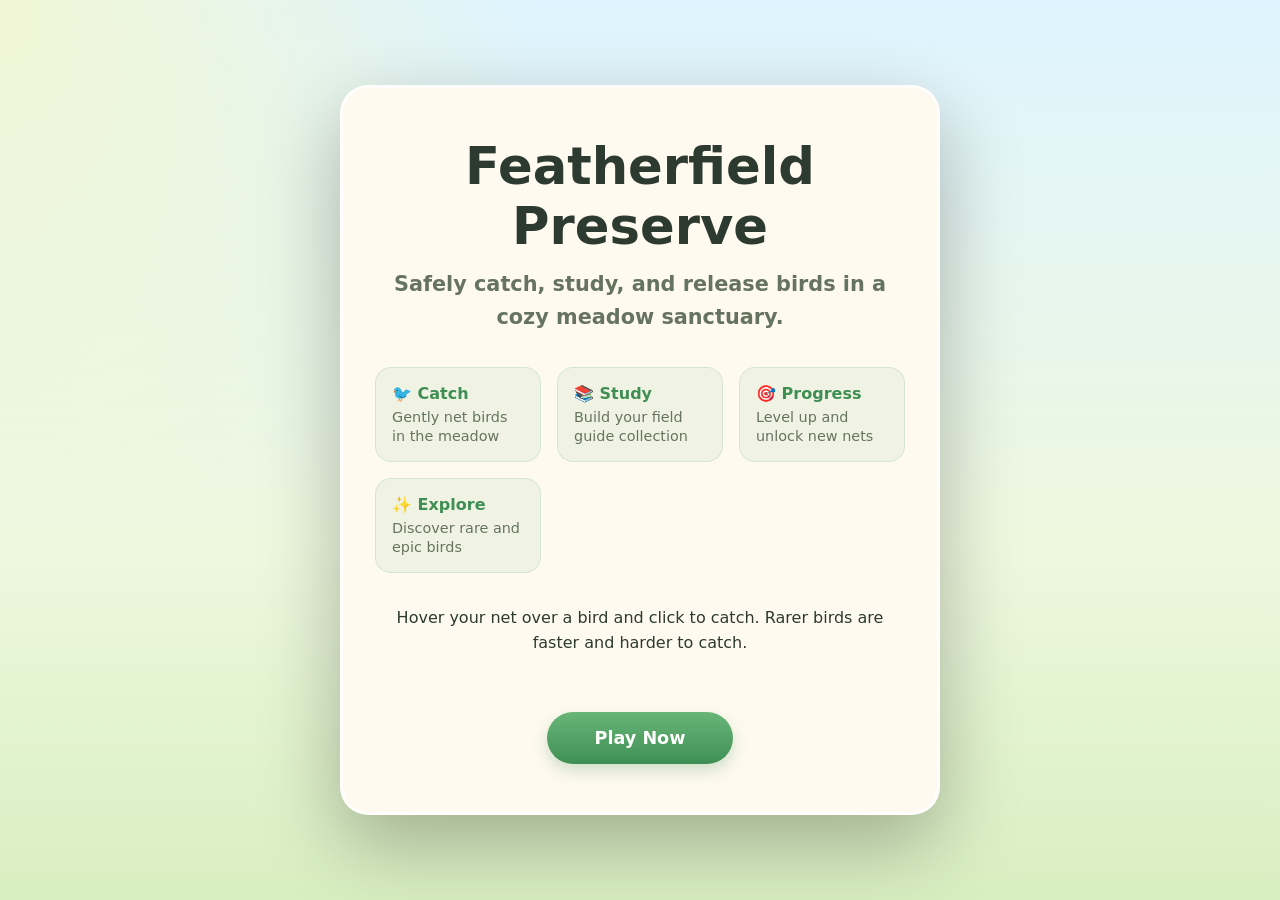
<file: NEW_flappy_happy_game_v1.html>
<!DOCTYPE html>
<html lang="en">
<head>
  <meta charset="UTF-8" />
  <meta name="viewport" content="width=device-width, initial-scale=1.0" />
  <title>Featherfield Preserve MVP</title>

  <style>
    :root {
      --bg: #eef8df;
      --panel: rgba(255, 255, 255, 0.88);
      --panel-solid: #fffaf0;
      --text: #2c3a2f;
      --muted: #66745f;
      --green: #69b578;
      --green-dark: #3f8f54;
      --gold: #e6aa3c;
      --blue: #5ba7d8;
      --danger: #d76b5d;
      --shadow: 0 12px 35px rgba(43, 75, 52, 0.18);
      --radius: 22px;
    }

    * {
      box-sizing: border-box;
    }

    body {
      margin: 0;
      min-height: 100vh;
      font-family: system-ui, -apple-system, BlinkMacSystemFont, "Segoe UI", sans-serif;
      background:
        radial-gradient(circle at top left, rgba(255, 247, 178, 0.55), transparent 34%),
        linear-gradient(180deg, #dff4ff 0%, #eef8df 60%, #d8efc1 100%);
      color: var(--text);
      overflow: hidden;
    }

    button {
      font: inherit;
    }

    .app {
      width: 100vw;
      height: 100vh;
      display: grid;
      grid-template-rows: auto 1fr;
      gap: 12px;
      padding: 14px;
    }

    .topbar {
      display: grid;
      grid-template-columns: 1.2fr auto;
      gap: 12px;
      align-items: center;
      z-index: 5;
    }

    .brand-card,
    .stats-card {
      background: var(--panel);
      backdrop-filter: blur(12px);
      border: 1px solid rgba(255, 255, 255, 0.75);
      box-shadow: var(--shadow);
      border-radius: var(--radius);
    }

    .brand-card {
      padding: 14px 18px;
    }

    .brand-card h1 {
      margin: 0;
      font-size: clamp(1.15rem, 2.4vw, 2rem);
      line-height: 1.05;
    }

    .brand-card p {
      margin: 5px 0 0;
      color: var(--muted);
      font-size: 0.92rem;
    }

    .stats-card {
      display: flex;
      align-items: center;
      gap: 10px;
      padding: 10px;
      flex-wrap: wrap;
      justify-content: flex-end;
    }

    .pill {
      display: inline-flex;
      align-items: center;
      gap: 6px;
      padding: 8px 11px;
      border-radius: 999px;
      background: rgba(255, 255, 255, 0.74);
      color: var(--text);
      font-weight: 700;
      font-size: 0.9rem;
      white-space: nowrap;
    }

    .xp-shell {
      width: 160px;
      height: 13px;
      background: rgba(61, 95, 72, 0.14);
      border-radius: 999px;
      overflow: hidden;
      box-shadow: inset 0 1px 2px rgba(0, 0, 0, 0.08);
    }

    .xp-fill {
      height: 100%;
      width: 0%;
      background: linear-gradient(90deg, #74cf82, #f3c14f);
      border-radius: inherit;
      transition: width 220ms ease;
    }

    .button {
      border: 0;
      padding: 9px 13px;
      border-radius: 999px;
      color: white;
      background: linear-gradient(180deg, var(--green), var(--green-dark));
      box-shadow: 0 7px 16px rgba(63, 143, 84, 0.25);
      cursor: pointer;
      font-weight: 800;
      transition: transform 120ms ease, filter 120ms ease;
    }

    .button:hover {
      transform: translateY(-1px);
      filter: brightness(1.04);
    }

    .button.secondary {
      background: linear-gradient(180deg, #73b9de, #4d91be);
      box-shadow: 0 7px 16px rgba(77, 145, 190, 0.25);
    }

    .button.warn {
      background: linear-gradient(180deg, #e18474, #c9574b);
      box-shadow: 0 7px 16px rgba(201, 87, 75, 0.2);
    }

    .game-shell {
      position: relative;
      min-height: 0;
      border-radius: 28px;
      overflow: hidden;
      box-shadow: 0 18px 50px rgba(49, 86, 56, 0.25);
      border: 4px solid rgba(255, 255, 255, 0.8);
      background: #bee7ff;
    }

    canvas {
      display: block;
      width: 100%;
      height: 100%;
      cursor: none;
      touch-action: none;
    }

    .hint-card {
      position: absolute;
      left: 16px;
      bottom: 16px;
      max-width: 420px;
      background: rgba(255, 255, 255, 0.82);
      backdrop-filter: blur(12px);
      border: 1px solid rgba(255, 255, 255, 0.85);
      border-radius: 18px;
      box-shadow: var(--shadow);
      padding: 12px 14px;
      pointer-events: none;
    }

    .hint-card strong {
      display: block;
      margin-bottom: 4px;
    }

    .hint-card span {
      color: var(--muted);
      font-size: 0.92rem;
    }

    .toast-stack {
      position: absolute;
      top: 16px;
      left: 16px;
      display: grid;
      gap: 8px;
      z-index: 4;
      pointer-events: none;
    }

    .toast {
      width: min(390px, calc(100vw - 60px));
      background: rgba(255, 255, 255, 0.9);
      backdrop-filter: blur(12px);
      border-radius: 18px;
      border: 1px solid rgba(255, 255, 255, 0.88);
      box-shadow: var(--shadow);
      padding: 12px 14px;
      animation: popIn 180ms ease both;
    }

    .toast h3 {
      margin: 0 0 4px;
      font-size: 1rem;
    }

    .toast p {
      margin: 0;
      color: var(--muted);
      font-size: 0.9rem;
    }

    @keyframes popIn {
      from {
        opacity: 0;
        transform: translateY(-8px) scale(0.98);
      }
      to {
        opacity: 1;
        transform: translateY(0) scale(1);
      }
    }

    .modal-backdrop {
      position: fixed;
      inset: 0;
      z-index: 20;
      display: none;
      place-items: center;
      padding: 18px;
      background: rgba(28, 48, 34, 0.42);
      backdrop-filter: blur(8px);
    }

    .modal-backdrop.show {
      display: grid;
    }

    .modal {
      width: min(980px, 100%);
      max-height: min(780px, 92vh);
      overflow: auto;
      background: var(--panel-solid);
      border-radius: 28px;
      box-shadow: 0 30px 80px rgba(0, 0, 0, 0.28);
      border: 3px solid rgba(255, 255, 255, 0.9);
    }

    .modal-header {
      position: sticky;
      top: 0;
      z-index: 2;
      display: flex;
      justify-content: space-between;
      align-items: center;
      gap: 12px;
      padding: 18px 20px;
      background: rgba(255, 250, 240, 0.96);
      border-bottom: 1px solid rgba(76, 93, 65, 0.13);
    }

    .modal-header h2 {
      margin: 0;
      font-size: 1.35rem;
    }

    .modal-body {
      padding: 18px 20px 22px;
    }

    .close-button {
      border: 0;
      width: 38px;
      height: 38px;
      border-radius: 999px;
      background: #f0dec5;
      color: #5e4b34;
      font-size: 1.2rem;
      cursor: pointer;
      font-weight: 900;
    }

    .grid {
      display: grid;
      grid-template-columns: repeat(auto-fit, minmax(230px, 1fr));
      gap: 14px;
    }

    .item-card {
      background: white;
      border-radius: 20px;
      padding: 15px;
      border: 1px solid rgba(76, 93, 65, 0.12);
      box-shadow: 0 8px 22px rgba(43, 75, 52, 0.08);
    }

    .item-card h3 {
      margin: 0 0 6px;
    }

    .item-card p {
      color: var(--muted);
      margin: 6px 0;
      line-height: 1.4;
    }

    .item-card .meta {
      display: flex;
      flex-wrap: wrap;
      gap: 6px;
      margin: 10px 0 12px;
    }

    .tag {
      display: inline-flex;
      align-items: center;
      padding: 5px 8px;
      border-radius: 999px;
      background: #eef7e8;
      color: #3d774d;
      font-size: 0.78rem;
      font-weight: 800;
    }

    .tag.common {
      background: #edf8e9;
      color: #4e8f49;
    }

    .tag.uncommon {
      background: #e7f4ff;
      color: #3b7eab;
    }

    .tag.rare {
      background: #f1e8ff;
      color: #7350b6;
    }

    .tag.epic {
      background: #fff0fb;
      color: #b84ca2;
    }

    .locked {
      filter: grayscale(0.7);
      opacity: 0.7;
    }

    .card-actions {
      display: flex;
      gap: 8px;
      flex-wrap: wrap;
    }

    .mini-button {
      border: 0;
      border-radius: 999px;
      padding: 8px 11px;
      cursor: pointer;
      font-weight: 900;
      background: #e9f6df;
      color: #356c43;
    }

    .mini-button.primary {
      background: var(--green);
      color: white;
    }

    .mini-button:disabled {
      cursor: not-allowed;
      opacity: 0.55;
    }

    @media (max-width: 820px) {
      body {
        overflow: auto;
      }

      .app {
        min-height: 100vh;
        height: auto;
      }

      .topbar {
        grid-template-columns: 1fr;
      }

      .stats-card {
        justify-content: flex-start;
      }

      .game-shell {
        height: 68vh;
        min-height: 480px;
      }

      .hint-card {
        right: 12px;
        left: 12px;
        bottom: 12px;
      }
    }

    @media (min-width: 821px) {
      .game-shell {
        height: 100%;
      }
    }

    .landing-page {
      position: fixed;
      inset: 0;
      z-index: 100;
      display: grid;
      place-items: center;
      padding: 20px;
      background:
        radial-gradient(circle at top left, rgba(255, 247, 178, 0.55), transparent 34%),
        linear-gradient(180deg, #dff4ff 0%, #eef8df 60%, #d8efc1 100%);
      backdrop-filter: blur(8px);
    }

    .landing-page.hidden {
      display: none;
    }

    .landing-content {
      text-align: center;
      max-width: 600px;
      max-height: 90vh;
      overflow-y: auto;
      background: var(--panel-solid);
      border-radius: 28px;
      padding: 48px 32px;
      box-shadow: 0 30px 80px rgba(0, 0, 0, 0.28);
      border: 3px solid rgba(255, 255, 255, 0.9);
      animation: slideUp 600ms ease both;
    }

    @keyframes slideUp {
      from {
        opacity: 0;
        transform: translateY(40px);
      }
      to {
        opacity: 1;
        transform: translateY(0);
      }
    }

    .landing-content h1 {
      font-size: clamp(2rem, 5vw, 3.2rem);
      margin: 0 0 12px;
      color: var(--text);
    }

    .landing-content .subtitle {
      font-size: clamp(1rem, 2.5vw, 1.3rem);
      color: var(--muted);
      margin: 0 0 28px;
      font-weight: 600;
    }

    .landing-content p {
      font-size: 1rem;
      color: var(--text);
      line-height: 1.6;
      margin: 0 0 32px;
    }

    .landing-content .features {
      display: grid;
      grid-template-columns: repeat(auto-fit, minmax(140px, 1fr));
      gap: 16px;
      margin: 32px 0;
      text-align: left;
    }

    .feature-item {
      padding: 16px;
      background: rgba(105, 181, 120, 0.1);
      border-radius: 16px;
      border: 1px solid rgba(105, 181, 120, 0.2);
    }

    .feature-item strong {
      display: block;
      color: var(--green-dark);
      margin-bottom: 4px;
    }

    .feature-item span {
      font-size: 0.9rem;
      color: var(--muted);
    }

    .landing-content .start-button {
      background: linear-gradient(180deg, var(--green), var(--green-dark));
      box-shadow: 0 7px 16px rgba(63, 143, 84, 0.25);
      border: 0;
      padding: 16px 48px;
      border-radius: 999px;
      color: white;
      font-weight: 800;
      font-size: 1.1rem;
      cursor: pointer;
      transition: transform 120ms ease, filter 120ms ease;
      margin-top: 24px;
    }

    .landing-content .start-button:hover {
      transform: translateY(-2px);
      filter: brightness(1.06);
    }

    .landing-content .start-button:active {
      transform: translateY(0);
      filter: brightness(0.98);
    }
  </style>
</head>

<body>
  <div class="landing-page" id="landingPage">
    <div class="landing-content">
      <h1>Featherfield Preserve</h1>
      <p class="subtitle">Safely catch, study, and release birds in a cozy meadow sanctuary.</p>
      
      <div class="features">
        <div class="feature-item">
          <strong>🐦 Catch</strong>
          <span>Gently net birds in the meadow</span>
        </div>
        <div class="feature-item">
          <strong>📚 Study</strong>
          <span>Build your field guide collection</span>
        </div>
        <div class="feature-item">
          <strong>🎯 Progress</strong>
          <span>Level up and unlock new nets</span>
        </div>
        <div class="feature-item">
          <strong>✨ Explore</strong>
          <span>Discover rare and epic birds</span>
        </div>
      </div>

      <p>Hover your net over a bird and click to catch. Rarer birds are faster and harder to catch.</p>
      
      <button class="start-button" id="startGameButton">Play Now</button>
    </div>
  </div>

  <main class="app">
    <section class="topbar">
      <div class="brand-card">
        <h1>Featherfield Preserve</h1>
        <p>Safely catch, study, and release birds in a cozy meadow sanctuary.</p>
      </div>

      <div class="stats-card">
        <span class="pill">Lv. <span id="levelText">1</span></span>
        <span class="pill">
          XP
          <span class="xp-shell">
            <span class="xp-fill" id="xpFill"></span>
          </span>
          <span id="xpText">0 / 75</span>
        </span>
        <span class="pill">🪙 <span id="coinText">0</span></span>
        <span class="pill">Net: <span id="netText">Starter</span></span>
        <button class="button" id="storeButton">Store</button>
        <button class="button secondary" id="guideButton">Field Guide</button>
        <button class="button warn" id="resetButton">Reset</button>
      </div>
    </section>

    <section class="game-shell">
      <canvas id="gameCanvas" aria-label="Bird preserve game canvas"></canvas>

      <div class="toast-stack" id="toastStack"></div>

      <div class="hint-card">
        <strong>How to play</strong>
        <span>
          Move your mouse or finger to aim the gentle net. Click or tap when a bird is inside the circle.
          Rare birds are faster and more alert.
        </span>
      </div>
    </section>
  </main>

  <div class="modal-backdrop" id="modalBackdrop">
    <div class="modal" role="dialog" aria-modal="true">
      <div class="modal-header">
        <h2 id="modalTitle">Modal</h2>
        <button class="close-button" id="closeModalButton" aria-label="Close modal">×</button>
      </div>
      <div class="modal-body" id="modalBody"></div>
    </div>
  </div>

  <script>
    (() => {
      "use strict";

      const STORAGE_KEY = "featherfield_preserve_mvp_v1";

      const RARITY = {
        common: {
          label: "Common",
          color: "#76b96f",
          glow: "rgba(118, 185, 111, 0.16)"
        },
        uncommon: {
          label: "Uncommon",
          color: "#4aa3d4",
          glow: "rgba(74, 163, 212, 0.18)"
        },
        rare: {
          label: "Rare",
          color: "#8d68d8",
          glow: "rgba(141, 104, 216, 0.2)"
        },
        epic: {
          label: "Epic",
          color: "#d957c0",
          glow: "rgba(217, 87, 192, 0.26)"
        }
      };

      const BIRDS = [
        {
          id: "brown_sparrow",
          name: "Brown Sparrow",
          rarity: "common",
          spawnWeight: 54,
          size: 15,
          speed: 34,
          catchDifficulty: 8,
          alertRate: 0.14,
          xp: 8,
          coins: 5,
          body: "#9b7254",
          wing: "#7a563e",
          note: "A calm meadow visitor. Often seen hopping through wild grass."
        },
        {
          id: "meadow_finch",
          name: "Meadow Finch",
          rarity: "common",
          spawnWeight: 38,
          size: 14,
          speed: 42,
          catchDifficulty: 11,
          alertRate: 0.18,
          xp: 10,
          coins: 6,
          body: "#d7a85d",
          wing: "#a7793f",
          note: "Small, quick, and curious. Loves flower patches."
        },
        {
          id: "blue_jaylet",
          name: "Blue Jaylet",
          rarity: "uncommon",
          spawnWeight: 18,
          size: 16,
          speed: 58,
          catchDifficulty: 20,
          alertRate: 0.25,
          xp: 18,
          coins: 12,
          body: "#4e9fd8",
          wing: "#276b9e",
          note: "Turns sharply when startled. Easier to catch with good timing."
        },
        {
          id: "golden_robin",
          name: "Golden Robin",
          rarity: "rare",
          spawnWeight: 6,
          size: 17,
          speed: 72,
          catchDifficulty: 34,
          alertRate: 0.34,
          xp: 45,
          coins: 35,
          body: "#e3a93d",
          wing: "#b87523",
          note: "A cautious rare bird. Appears briefly when the meadow is peaceful."
        },
        {
          id: "aurora_dove",
          name: "Aurora Dove",
          rarity: "epic",
          spawnWeight: 1,
          size: 19,
          speed: 82,
          catchDifficulty: 48,
          alertRate: 0.42,
          xp: 120,
          coins: 100,
          body: "#f4b7ea",
          wing: "#88d8e8",
          note: "A shimmering epic bird said to visit only patient rangers."
        }
      ];

      const NETS = [
        {
          id: "starter",
          name: "Starter Net",
          shortName: "Starter",
          cost: 0,
          unlockLevel: 1,
          radius: 58,
          cooldownMs: 950,
          baseCatchChance: 76,
          rareBonus: 0,
          stealth: 0,
          description: "A balanced gentle net for beginner sanctuary work."
        },
        {
          id: "wide",
          name: "Wide Net",
          shortName: "Wide",
          cost: 100,
          unlockLevel: 2,
          radius: 82,
          cooldownMs: 1350,
          baseCatchChance: 72,
          rareBonus: -2,
          stealth: 0,
          description: "A larger catch circle. Great for learning, but slower between throws."
        },
        {
          id: "quick",
          name: "Quick Net",
          shortName: "Quick",
          cost: 150,
          unlockLevel: 3,
          radius: 45,
          cooldownMs: 560,
          baseCatchChance: 78,
          rareBonus: 0,
          stealth: 0,
          description: "A fast net for active players. Smaller radius, much shorter cooldown."
        },
        {
          id: "silent",
          name: "Silent Net",
          shortName: "Silent",
          cost: 280,
          unlockLevel: 4,
          radius: 60,
          cooldownMs: 1050,
          baseCatchChance: 78,
          rareBonus: 8,
          stealth: 0.35,
          description: "A quiet net that reduces bird stress and helps with rare birds."
        }
      ];

      const canvas = document.getElementById("gameCanvas");
      const ctx = canvas.getContext("2d");

      const landingPage = document.getElementById("landingPage");
      const startGameButton = document.getElementById("startGameButton");
      const app = document.querySelector(".app");

      const levelText = document.getElementById("levelText");
      const xpFill = document.getElementById("xpFill");
      const xpText = document.getElementById("xpText");
      const coinText = document.getElementById("coinText");
      const netText = document.getElementById("netText");
      const storeButton = document.getElementById("storeButton");
      const guideButton = document.getElementById("guideButton");
      const resetButton = document.getElementById("resetButton");

      const modalBackdrop = document.getElementById("modalBackdrop");
      const modalTitle = document.getElementById("modalTitle");
      const modalBody = document.getElementById("modalBody");
      const closeModalButton = document.getElementById("closeModalButton");
      const toastStack = document.getElementById("toastStack");

      let width = 900;
      let height = 600;
      let lastTime = performance.now();
      let spawnTimer = 0;
      let nextSpawnDelay = random(650, 1450);
      let nextThrowAt = 0;
      let cooldownPulse = 0;

      const pointer = {
        x: width / 2,
        y: height / 2,
        active: false
      };

      let birds = [];
      let floatingTexts = [];

      let save = loadSave();

      function createDefaultSave() {
        const collection = {};

        for (const bird of BIRDS) {
          collection[bird.id] = {
            discovered: false,
            totalCaught: 0,
            bestQuality: null,
            firstCaughtAt: null
          };
        }

        return {
          xp: 0,
          coins: 0,
          equippedNetId: "starter",
          ownedNetIds: ["starter"],
          collection,
          totalCatches: 0
        };
      }

      function loadSave() {
        try {
          const raw = localStorage.getItem(STORAGE_KEY);
          const parsed = raw ? JSON.parse(raw) : null;
          const base = createDefaultSave();

          if (!parsed || typeof parsed !== "object") {
            return base;
          }

          const merged = {
            ...base,
            ...parsed,
            collection: {
              ...base.collection,
              ...(parsed.collection || {})
            },
            ownedNetIds: Array.isArray(parsed.ownedNetIds) && parsed.ownedNetIds.length
              ? parsed.ownedNetIds
              : ["starter"]
          };

          if (!NETS.some((net) => net.id === merged.equippedNetId)) {
            merged.equippedNetId = "starter";
          }

          if (!merged.ownedNetIds.includes("starter")) {
            merged.ownedNetIds.push("starter");
          }

          return merged;
        } catch (error) {
          console.warn("Save could not be loaded. Starting fresh.", error);
          return createDefaultSave();
        }
      }

      function writeSave() {
        localStorage.setItem(STORAGE_KEY, JSON.stringify(save));
      }

      function xpRequiredForLevel(level) {
        return Math.floor(75 * Math.pow(level, 1.45));
      }

      function getLevelInfo(totalXp) {
        let level = 1;
        let remaining = totalXp;

        while (remaining >= xpRequiredForLevel(level)) {
          remaining -= xpRequiredForLevel(level);
          level += 1;
        }

        return {
          level,
          current: remaining,
          needed: xpRequiredForLevel(level)
        };
      }

      function getEquippedNet() {
        return NETS.find((net) => net.id === save.equippedNetId) || NETS[0];
      }

      function getBirdById(id) {
        return BIRDS.find((bird) => bird.id === id);
      }

      function clamp(value, min, max) {
        return Math.max(min, Math.min(max, value));
      }

      function random(min, max) {
        return Math.random() * (max - min) + min;
      }

      function randomInt(min, max) {
        return Math.floor(random(min, max + 1));
      }

      function distance(ax, ay, bx, by) {
        return Math.hypot(ax - bx, ay - by);
      }

      function escapeHtml(value) {
        return String(value)
          .replaceAll("&", "&amp;")
          .replaceAll("<", "&lt;")
          .replaceAll(">", "&gt;")
          .replaceAll('"', "&quot;")
          .replaceAll("'", "&#039;");
      }

      function resizeCanvas() {
        const rect = canvas.getBoundingClientRect();
        const dpr = Math.max(1, window.devicePixelRatio || 1);

        width = Math.max(320, rect.width);
        height = Math.max(420, rect.height);

        canvas.width = Math.floor(width * dpr);
        canvas.height = Math.floor(height * dpr);

        ctx.setTransform(dpr, 0, 0, dpr, 0, 0);
      }

      function chooseWeightedBird() {
        const level = getLevelInfo(save.xp).level;

        const availableBirds = BIRDS.filter((bird) => {
          if (bird.rarity === "epic") return level >= 3;
          if (bird.rarity === "rare") return level >= 2;
          return true;
        });

        const totalWeight = availableBirds.reduce((sum, bird) => sum + bird.spawnWeight, 0);
        let roll = Math.random() * totalWeight;

        for (const bird of availableBirds) {
          roll -= bird.spawnWeight;
          if (roll <= 0) return bird;
        }

        return availableBirds[0];
      }

      function spawnBird() {
        const data = chooseWeightedBird();
        const edgePadding = 46;
        const x = random(edgePadding, width - edgePadding);
        const y = random(80, height - 86);
        const angle = random(0, Math.PI * 2);
        const speed = data.speed * random(0.82, 1.18);

        birds.push({
          uid: crypto.randomUUID ? crypto.randomUUID() : String(Date.now() + Math.random()),
          data,
          x,
          y,
          vx: Math.cos(angle) * speed,
          vy: Math.sin(angle) * speed * 0.62,
          size: data.size,
          alert: 0,
          state: "foraging",
          age: 0,
          flap: random(0, Math.PI * 2),
          turnTimer: random(0.6, 1.8),
          lifeLimit: data.rarity === "epic" ? random(9, 14) : data.rarity === "rare" ? random(12, 18) : random(18, 28)
        });
      }

      function updateBirds(dt) {
        const net = getEquippedNet();

        for (const bird of birds) {
          bird.age += dt;
          bird.flap += dt * 8;
          bird.turnTimer -= dt;

          const pointerDistance = distance(pointer.x, pointer.y, bird.x, bird.y);
          const stressRange = net.radius + 40;

          if (pointer.active && pointerDistance < stressRange) {
            const stressMultiplier = 1 - net.stealth;
            bird.alert += bird.data.alertRate * stressMultiplier * dt * 2.7;
          } else {
            bird.alert -= dt * 0.08;
          }

          bird.alert = clamp(bird.alert, 0, 1.6);

          if (bird.turnTimer <= 0 && bird.state !== "fleeing") {
            const turn = random(-0.9, 0.9);
            const currentAngle = Math.atan2(bird.vy, bird.vx);
            const nextAngle = currentAngle + turn;
            const speed = bird.data.speed * random(0.78, 1.28) * (1 + bird.alert * 0.45);

            bird.vx = Math.cos(nextAngle) * speed;
            bird.vy = Math.sin(nextAngle) * speed * 0.62;
            bird.turnTimer = random(0.45, 1.7);
          }

          if (
            bird.age > bird.lifeLimit ||
            (bird.alert > 1.24 && (bird.data.rarity === "rare" || bird.data.rarity === "epic"))
          ) {
            bird.state = "fleeing";
          }

          if (bird.state === "fleeing") {
            bird.vy -= 110 * dt;
            bird.vx += bird.vx > 0 ? 22 * dt : -22 * dt;
          }

          bird.x += bird.vx * dt;
          bird.y += bird.vy * dt;

          if (bird.state !== "fleeing") {
            if (bird.x < 32) {
              bird.x = 32;
              bird.vx = Math.abs(bird.vx);
            }

            if (bird.x > width - 32) {
              bird.x = width - 32;
              bird.vx = -Math.abs(bird.vx);
            }

            if (bird.y < 72) {
              bird.y = 72;
              bird.vy = Math.abs(bird.vy);
            }

            if (bird.y > height - 58) {
              bird.y = height - 58;
              bird.vy = -Math.abs(bird.vy);
            }
          }
        }

        birds = birds.filter((bird) => {
          const margin = 140;
          return bird.x > -margin && bird.x < width + margin && bird.y > -margin && bird.y < height + margin;
        });
      }

      function updateFloatingTexts(dt) {
        for (const text of floatingTexts) {
          text.age += dt;
          text.y -= dt * 34;
          text.alpha = 1 - text.age / text.life;
        }

        floatingTexts = floatingTexts.filter((text) => text.age < text.life);
      }

      function updateSpawning(dt) {
        spawnTimer += dt * 1000;

        const maxBirds = width < 600 ? 5 : 7;

        if (birds.length < maxBirds && spawnTimer >= nextSpawnDelay) {
          spawnBird();
          spawnTimer = 0;
          nextSpawnDelay = random(700, 1700);
        }
      }

      function attemptCatch() {
        const now = performance.now();
        const net = getEquippedNet();

        if (now < nextThrowAt) {
          cooldownPulse = 1;
          showToast("Net cooling down", "Give the birds a calm moment before the next throw.");
          return;
        }

        nextThrowAt = now + net.cooldownMs;

        let bestTarget = null;
        let bestDistance = Infinity;

        for (const bird of birds) {
          const d = distance(pointer.x, pointer.y, bird.x, bird.y);

          if (d <= net.radius + bird.size && d < bestDistance) {
            bestTarget = bird;
            bestDistance = d;
          }
        }

        if (!bestTarget) {
          for (const bird of birds) {
            const d = distance(pointer.x, pointer.y, bird.x, bird.y);
            if (d < net.radius + 85) {
              bird.alert += 0.25;
            }
          }

          floatingTexts.push({
            text: "Gentle miss",
            x: pointer.x,
            y: pointer.y - 20,
            color: "#6f7b67",
            alpha: 1,
            age: 0,
            life: 0.9
          });

          return;
        }

        const bird = bestTarget;
        const distanceScore = clamp(1 - bestDistance / (net.radius + bird.size), 0, 1);
        const rarityBonus = bird.data.rarity === "rare" || bird.data.rarity === "epic" ? net.rareBonus : 0;

        const catchChance = clamp(
          net.baseCatchChance +
            rarityBonus +
            distanceScore * 18 -
            bird.data.catchDifficulty -
            bird.alert * 18,
          6,
          96
        );

        const roll = Math.random() * 100;

        if (roll <= catchChance) {
          catchBird(bird, distanceScore);
        } else {
          bird.alert += 0.55;

          floatingTexts.push({
            text: "Bird slipped away",
            x: bird.x,
            y: bird.y - 28,
            color: "#b4654d",
            alpha: 1,
            age: 0,
            life: 1
          });

          if (bird.alert > 1.1) {
            bird.state = "fleeing";
          }

          showToast("Careful approach needed", `${bird.data.name} became alert and may fly away.`);
        }
      }

      function catchBird(bird, distanceScore) {
        const data = bird.data;
        const collectionEntry = save.collection[data.id] || {
          discovered: false,
          totalCaught: 0,
          bestQuality: null,
          firstCaughtAt: null
        };

        const firstCatch = !collectionEntry.discovered;
        const quality = distanceScore >= 0.72 ? "Perfect" : distanceScore >= 0.38 ? "Clean" : "Safe";

        const qualityMultiplier = quality === "Perfect" ? 1.25 : quality === "Clean" ? 1.05 : 1;
        const firstCatchMultiplier = firstCatch ? 2 : 1;

        const xpEarned = Math.round(data.xp * qualityMultiplier * firstCatchMultiplier);
        const coinsEarned = Math.round(data.coins * qualityMultiplier);

        save.xp += xpEarned;
        save.coins += coinsEarned;
        save.totalCatches += 1;

        collectionEntry.discovered = true;
        collectionEntry.totalCaught += 1;
        collectionEntry.firstCaughtAt = collectionEntry.firstCaughtAt || new Date().toISOString();

        if (
          !collectionEntry.bestQuality ||
          qualityRank(quality) > qualityRank(collectionEntry.bestQuality)
        ) {
          collectionEntry.bestQuality = quality;
        }

        save.collection[data.id] = collectionEntry;

        birds = birds.filter((item) => item.uid !== bird.uid);

        floatingTexts.push({
          text: `+${xpEarned} XP  +${coinsEarned} coins`,
          x: bird.x,
          y: bird.y - 28,
          color: RARITY[data.rarity].color,
          alpha: 1,
          age: 0,
          life: 1.25
        });

        const discoveryText = firstCatch ? " New field guide entry unlocked!" : "";
        showToast(
          `${quality} catch: ${data.name}`,
          `${RARITY[data.rarity].label} bird safely tagged and released. +${xpEarned} XP, +${coinsEarned} coins.${discoveryText}`
        );

        writeSave();
        updateHud();
      }

      function qualityRank(quality) {
        if (quality === "Perfect") return 3;
        if (quality === "Clean") return 2;
        if (quality === "Safe") return 1;
        return 0;
      }

      function showToast(title, message) {
        const toast = document.createElement("div");
        toast.className = "toast";
        toast.innerHTML = `
          <h3>${escapeHtml(title)}</h3>
          <p>${escapeHtml(message)}</p>
        `;

        toastStack.prepend(toast);

        while (toastStack.children.length > 3) {
          toastStack.lastElementChild.remove();
        }

        window.setTimeout(() => {
          toast.style.opacity = "0";
          toast.style.transform = "translateY(-8px)";
          toast.style.transition = "opacity 240ms ease, transform 240ms ease";

          window.setTimeout(() => toast.remove(), 260);
        }, 2800);
      }

      function drawBackground() {
        const sky = ctx.createLinearGradient(0, 0, 0, height);
        sky.addColorStop(0, "#bcecff");
        sky.addColorStop(0.48, "#e6f8ff");
        sky.addColorStop(1, "#cfeeb5");

        ctx.fillStyle = sky;
        ctx.fillRect(0, 0, width, height);

        ctx.fillStyle = "rgba(255, 224, 109, 0.9)";
        ctx.beginPath();
        ctx.arc(width - 92, 86, 38, 0, Math.PI * 2);
        ctx.fill();

        drawCloud(width * 0.18, 86, 1.15);
        drawCloud(width * 0.48, 120, 0.8);
        drawCloud(width * 0.76, 155, 1);

        ctx.fillStyle = "#9ed68d";
        drawHill(-80, height - 130, width * 0.65, 170);
        ctx.fillStyle = "#83c979";
        drawHill(width * 0.32, height - 118, width * 0.85, 190);

        ctx.fillStyle = "#70b765";
        ctx.fillRect(0, height - 120, width, 120);

        for (let i = 0; i < 70; i++) {
          const x = (i * 137.5) % width;
          const y = height - randomSeeded(i, 18, 106);
          const bladeHeight = randomSeeded(i + 44, 10, 30);

          ctx.strokeStyle = i % 3 === 0 ? "#5ca85a" : "#68b965";
          ctx.lineWidth = 1;
          ctx.beginPath();
          ctx.moveTo(x, height);
          ctx.quadraticCurveTo(x + 5, y + bladeHeight, x + 2, y);
          ctx.stroke();

          if (i % 8 === 0) {
            ctx.fillStyle = i % 16 === 0 ? "#f7d66d" : "#f4a1c9";
            ctx.beginPath();
            ctx.arc(x + 4, y - 3, 3, 0, Math.PI * 2);
            ctx.fill();
          }
        }
      }

      function randomSeeded(seed, min, max) {
        const x = Math.sin(seed * 999) * 10000;
        return min + (x - Math.floor(x)) * (max - min);
      }

      function drawHill(x, y, w, h) {
        ctx.beginPath();
        ctx.moveTo(x, height);
        ctx.quadraticCurveTo(x + w * 0.45, y - h, x + w, height);
        ctx.closePath();
        ctx.fill();
      }

      function drawCloud(x, y, scale) {
        ctx.save();
        ctx.translate(x, y);
        ctx.scale(scale, scale);
        ctx.fillStyle = "rgba(255, 255, 255, 0.78)";
        ctx.beginPath();
        ctx.arc(0, 8, 20, 0, Math.PI * 2);
        ctx.arc(22, 0, 27, 0, Math.PI * 2);
        ctx.arc(52, 10, 19, 0, Math.PI * 2);
        ctx.arc(28, 18, 24, 0, Math.PI * 2);
        ctx.fill();
        ctx.restore();
      }

      function drawBird(bird) {
        const data = bird.data;
        const rarity = RARITY[data.rarity];
        const facing = bird.vx >= 0 ? 1 : -1;
        const wingLift = Math.sin(bird.flap) * 4;
        const hover = distance(pointer.x, pointer.y, bird.x, bird.y) < 58;

        ctx.save();
        ctx.translate(bird.x, bird.y);
        ctx.scale(facing, 1);

        if (data.rarity === "rare" || data.rarity === "epic") {
          ctx.fillStyle = rarity.glow;
          ctx.beginPath();
          ctx.arc(0, 0, data.size * 2.15, 0, Math.PI * 2);
          ctx.fill();
        }

        if (data.rarity === "epic") {
          ctx.strokeStyle = "rgba(255, 255, 255, 0.72)";
          ctx.lineWidth = 2;
          ctx.beginPath();
          ctx.arc(0, 0, data.size * 2.45 + Math.sin(bird.flap) * 3, 0, Math.PI * 2);
          ctx.stroke();
        }

        ctx.fillStyle = data.wing;
        ctx.beginPath();
        ctx.ellipse(-4, 4 + wingLift, data.size * 0.85, data.size * 0.42, -0.45, 0, Math.PI * 2);
        ctx.fill();

        ctx.fillStyle = data.body;
        ctx.beginPath();
        ctx.ellipse(0, 0, data.size, data.size * 0.75, 0, 0, Math.PI * 2);
        ctx.fill();

        ctx.fillStyle = lightenColor(data.body, 25);
        ctx.beginPath();
        ctx.arc(8, -5, data.size * 0.58, 0, Math.PI * 2);
        ctx.fill();

        ctx.fillStyle = "#f2b84b";
        ctx.beginPath();
        ctx.moveTo(17, -5);
        ctx.lineTo(27, -1);
        ctx.lineTo(17, 3);
        ctx.closePath();
        ctx.fill();

        ctx.fillStyle = "#18231d";
        ctx.beginPath();
        ctx.arc(11, -9, 2.2, 0, Math.PI * 2);
        ctx.fill();

        ctx.strokeStyle = "rgba(42, 56, 42, 0.5)";
        ctx.lineWidth = 1.5;
        ctx.beginPath();
        ctx.moveTo(-2, data.size * 0.62);
        ctx.lineTo(-5, data.size * 0.98);
        ctx.moveTo(5, data.size * 0.6);
        ctx.lineTo(8, data.size * 0.98);
        ctx.stroke();

        ctx.restore();

        if (bird.alert > 0.25) {
          drawAlertMeter(bird);
        }

        if (hover) {
          drawBirdLabel(bird);
        }
      }

      function lightenColor(hex, amount) {
        const clean = hex.replace("#", "");
        const num = parseInt(clean, 16);

        const r = clamp((num >> 16) + amount, 0, 255);
        const g = clamp(((num >> 8) & 0x00ff) + amount, 0, 255);
        const b = clamp((num & 0x0000ff) + amount, 0, 255);

        return `rgb(${r}, ${g}, ${b})`;
      }

      function drawAlertMeter(bird) {
        const barWidth = 34;
        const x = bird.x - barWidth / 2;
        const y = bird.y - bird.size - 20;

        ctx.fillStyle = "rgba(255, 255, 255, 0.8)";
        roundRect(x, y, barWidth, 6, 999);
        ctx.fill();

        ctx.fillStyle = bird.alert > 0.9 ? "#d76b5d" : "#e6aa3c";
        roundRect(x, y, barWidth * clamp(bird.alert / 1.25, 0, 1), 6, 999);
        ctx.fill();
      }

      function drawBirdLabel(bird) {
        const data = bird.data;
        const rarity = RARITY[data.rarity];
        const label = `${data.name} · ${rarity.label}`;

        ctx.font = "700 13px system-ui, sans-serif";
        const metrics = ctx.measureText(label);
        const labelWidth = metrics.width + 18;
        const labelHeight = 26;
        const x = clamp(bird.x - labelWidth / 2, 8, width - labelWidth - 8);
        const y = bird.y - bird.size - 50;

        ctx.fillStyle = "rgba(255, 255, 255, 0.9)";
        roundRect(x, y, labelWidth, labelHeight, 999);
        ctx.fill();

        ctx.fillStyle = rarity.color;
        ctx.beginPath();
        ctx.arc(x + 12, y + labelHeight / 2, 4, 0, Math.PI * 2);
        ctx.fill();

        ctx.fillStyle = "#2c3a2f";
        ctx.fillText(label, x + 22, y + 17);
      }

      function drawNetCursor() {
        const net = getEquippedNet();
        const now = performance.now();
        const cooldownRemaining = clamp((nextThrowAt - now) / net.cooldownMs, 0, 1);
        const ready = cooldownRemaining <= 0;

        if (cooldownPulse > 0) {
          cooldownPulse -= 0.05;
        }

        ctx.save();

        ctx.globalAlpha = ready ? 0.92 : 0.45;
        ctx.strokeStyle = ready ? "rgba(255, 255, 255, 0.95)" : "rgba(80, 90, 86, 0.62)";
        ctx.lineWidth = 3 + cooldownPulse * 3;
        ctx.beginPath();
        ctx.arc(pointer.x, pointer.y, net.radius + cooldownPulse * 8, 0, Math.PI * 2);
        ctx.stroke();

        ctx.strokeStyle = ready ? "rgba(63, 143, 84, 0.8)" : "rgba(150, 120, 85, 0.75)";
        ctx.lineWidth = 2;
        ctx.beginPath();
        ctx.arc(pointer.x, pointer.y, net.radius * 0.72, 0, Math.PI * 2);
        ctx.stroke();

        ctx.strokeStyle = "rgba(77, 92, 69, 0.55)";
        ctx.lineWidth = 3;
        ctx.beginPath();
        ctx.moveTo(pointer.x + net.radius * 0.46, pointer.y + net.radius * 0.46);
        ctx.lineTo(pointer.x + net.radius * 1.08, pointer.y + net.radius * 1.08);
        ctx.stroke();

        if (!ready) {
          ctx.strokeStyle = "rgba(215, 107, 93, 0.9)";
          ctx.lineWidth = 5;
          ctx.beginPath();
          ctx.arc(
            pointer.x,
            pointer.y,
            net.radius + 7,
            -Math.PI / 2,
            -Math.PI / 2 + Math.PI * 2 * (1 - cooldownRemaining)
          );
          ctx.stroke();
        }

        ctx.restore();
      }

      function drawFloatingTexts() {
        ctx.save();
        ctx.textAlign = "center";
        ctx.font = "900 16px system-ui, sans-serif";

        for (const text of floatingTexts) {
          ctx.globalAlpha = clamp(text.alpha, 0, 1);
          ctx.lineWidth = 4;
          ctx.strokeStyle = "rgba(255, 255, 255, 0.92)";
          ctx.strokeText(text.text, text.x, text.y);
          ctx.fillStyle = text.color;
          ctx.fillText(text.text, text.x, text.y);
        }

        ctx.restore();
      }

      function roundRect(x, y, w, h, r) {
        const radius = Math.min(r, w / 2, h / 2);

        ctx.beginPath();
        ctx.moveTo(x + radius, y);
        ctx.arcTo(x + w, y, x + w, y + h, radius);
        ctx.arcTo(x + w, y + h, x, y + h, radius);
        ctx.arcTo(x, y + h, x, y, radius);
        ctx.arcTo(x, y, x + w, y, radius);
        ctx.closePath();
      }

      function draw() {
        drawBackground();

        const sortedBirds = [...birds].sort((a, b) => a.y - b.y);

        for (const bird of sortedBirds) {
          drawBird(bird);
        }

        drawFloatingTexts();
        drawNetCursor();
      }

      function updateHud() {
        const levelInfo = getLevelInfo(save.xp);
        const equippedNet = getEquippedNet();

        levelText.textContent = String(levelInfo.level);
        xpText.textContent = `${levelInfo.current} / ${levelInfo.needed}`;
        xpFill.style.width = `${clamp((levelInfo.current / levelInfo.needed) * 100, 0, 100)}%`;
        coinText.textContent = String(save.coins);
        netText.textContent = equippedNet.shortName;
      }

      function openModal(title, bodyHtml) {
        modalTitle.textContent = title;
        modalBody.innerHTML = bodyHtml;
        modalBackdrop.classList.add("show");
      }

      function closeModal() {
        modalBackdrop.classList.remove("show");
        modalBody.innerHTML = "";
      }

      function renderStore() {
        const level = getLevelInfo(save.xp).level;

        const cards = NETS.map((net) => {
          const owned = save.ownedNetIds.includes(net.id);
          const equipped = save.equippedNetId === net.id;
          const levelLocked = level < net.unlockLevel;
          const cannotAfford = save.coins < net.cost;
          const lockedClass = levelLocked ? "locked" : "";

          let buttonHtml = "";

          if (owned && equipped) {
            buttonHtml = `<button class="mini-button" disabled>Equipped</button>`;
          } else if (owned) {
            buttonHtml = `<button class="mini-button primary" data-equip-net="${escapeHtml(net.id)}">Equip</button>`;
          } else {
            buttonHtml = `
              <button
                class="mini-button primary"
                data-buy-net="${escapeHtml(net.id)}"
                ${levelLocked || cannotAfford ? "disabled" : ""}
              >
                Buy for ${net.cost} coins
              </button>
            `;
          }

          const statusText = levelLocked
            ? `Unlocks at level ${net.unlockLevel}`
            : owned
              ? "Owned"
              : cannotAfford
                ? `Need ${net.cost - save.coins} more coins`
                : "Available";

          return `
            <article class="item-card ${lockedClass}">
              <h3>${escapeHtml(net.name)}</h3>
              <p>${escapeHtml(net.description)}</p>
              <div class="meta">
                <span class="tag">Radius ${net.radius}</span>
                <span class="tag">${(net.cooldownMs / 1000).toFixed(2)}s cooldown</span>
                <span class="tag">Base ${net.baseCatchChance}%</span>
                ${net.rareBonus ? `<span class="tag rare">Rare +${net.rareBonus}%</span>` : ""}
                ${net.stealth ? `<span class="tag uncommon">Quiet</span>` : ""}
              </div>
              <p><strong>${escapeHtml(statusText)}</strong></p>
              <div class="card-actions">
                ${buttonHtml}
              </div>
            </article>
          `;
        }).join("");

        openModal("Net Store", `
          <p style="margin-top: 0; color: #66745f;">
            Nets are sidegrades. Wide is forgiving, Quick rewards fast play, and Silent helps with rare birds.
          </p>
          <div class="grid">${cards}</div>
        `);

        modalBody.querySelectorAll("[data-buy-net]").forEach((button) => {
          button.addEventListener("click", () => buyNet(button.dataset.buyNet));
        });

        modalBody.querySelectorAll("[data-equip-net]").forEach((button) => {
          button.addEventListener("click", () => equipNet(button.dataset.equipNet));
        });
      }

      function buyNet(netId) {
        const net = NETS.find((item) => item.id === netId);
        const level = getLevelInfo(save.xp).level;

        if (!net) return;
        if (save.ownedNetIds.includes(net.id)) return;

        if (level < net.unlockLevel) {
          showToast("Still locked", `${net.name} unlocks at level ${net.unlockLevel}.`);
          return;
        }

        if (save.coins < net.cost) {
          showToast("Not enough coins", `You need ${net.cost - save.coins} more coins.`);
          return;
        }

        save.coins -= net.cost;
        save.ownedNetIds.push(net.id);
        save.equippedNetId = net.id;

        writeSave();
        updateHud();
        renderStore();
        showToast("New net equipped", `${net.name} is ready for gentle field work.`);
      }

      function equipNet(netId) {
        if (!save.ownedNetIds.includes(netId)) return;

        const net = NETS.find((item) => item.id === netId);
        if (!net) return;

        save.equippedNetId = net.id;

        writeSave();
        updateHud();
        renderStore();
        showToast("Net equipped", `${net.name} selected.`);
      }

      function renderFieldGuide() {
        const discoveredCount = BIRDS.filter((bird) => save.collection[bird.id]?.discovered).length;
        const totalCaught = BIRDS.reduce((sum, bird) => sum + (save.collection[bird.id]?.totalCaught || 0), 0);

        const cards = BIRDS.map((bird) => {
          const entry = save.collection[bird.id] || {};
          const discovered = Boolean(entry.discovered);
          const rarity = RARITY[bird.rarity];

          if (!discovered) {
            return `
              <article class="item-card locked">
                <h3>Unknown Bird</h3>
                <div class="meta">
                  <span class="tag ${bird.rarity}">${escapeHtml(rarity.label)}</span>
                  <span class="tag">Meadow</span>
                </div>
                <p>A silhouette waits in your field guide. Keep exploring the meadow.</p>
              </article>
            `;
          }

          return `
            <article class="item-card">
              <h3>${escapeHtml(bird.name)}</h3>
              <div class="meta">
                <span class="tag ${bird.rarity}">${escapeHtml(rarity.label)}</span>
                <span class="tag">Caught ${entry.totalCaught}</span>
                <span class="tag">Best: ${escapeHtml(entry.bestQuality || "Safe")}</span>
              </div>
              <p>${escapeHtml(bird.note)}</p>
              <p>
                <strong>Rewards:</strong>
                ${bird.xp} XP · ${bird.coins} coins
              </p>
            </article>
          `;
        }).join("");

        openModal("Field Guide", `
          <p style="margin-top: 0; color: #66745f;">
            Meadow progress: <strong>${discoveredCount}/${BIRDS.length}</strong> species discovered ·
            <strong>${totalCaught}</strong> safe catches total.
          </p>
          <div class="grid">${cards}</div>
        `);
      }

      function resetGame() {
        const confirmed = window.confirm("Reset your local save and start again?");
        if (!confirmed) return;

        localStorage.removeItem(STORAGE_KEY);
        save = createDefaultSave();
        birds = [];
        floatingTexts = [];
        nextThrowAt = 0;

        writeSave();
        updateHud();
        showToast("Save reset", "Your meadow preserve has been restarted.");
      }

      function updatePointerFromEvent(event) {
        const rect = canvas.getBoundingClientRect();

        pointer.x = clamp(event.clientX - rect.left, 0, width);
        pointer.y = clamp(event.clientY - rect.top, 0, height);
        pointer.active = true;
      }

      function gameLoop(now) {
        const dt = Math.min(0.033, (now - lastTime) / 1000);
        lastTime = now;

        updateSpawning(dt);
        updateBirds(dt);
        updateFloatingTexts(dt);
        draw();

        requestAnimationFrame(gameLoop);
      }

      function startGame() {
        landingPage.classList.add("hidden");
        app.style.display = "grid";
        
        resizeCanvas();
        updateHud();

        for (let i = 0; i < 4; i += 1) {
          spawnBird();
        }

        showToast("Welcome, ranger", "Explore the meadow and safely catch birds to build your field guide.");
        requestAnimationFrame(gameLoop);
      }

      canvas.addEventListener("pointermove", updatePointerFromEvent);

      canvas.addEventListener("pointerenter", (event) => {
        updatePointerFromEvent(event);
        pointer.active = true;
      });

      canvas.addEventListener("pointerleave", () => {
        pointer.active = false;
      });

      canvas.addEventListener("pointerdown", (event) => {
        event.preventDefault();
        updatePointerFromEvent(event);
        attemptCatch();
      });

      storeButton.addEventListener("click", renderStore);
      guideButton.addEventListener("click", renderFieldGuide);
      resetButton.addEventListener("click", resetGame);
      closeModalButton.addEventListener("click", closeModal);
      startGameButton.addEventListener("click", startGame);

      modalBackdrop.addEventListener("click", (event) => {
        if (event.target === modalBackdrop) {
          closeModal();
        }
      });

      window.addEventListener("keydown", (event) => {
        if (event.key === "Escape") {
          closeModal();
        }
      });

      window.addEventListener("resize", resizeCanvas);

      app.style.display = "none";
    })();
  </script>
</body>
</html>
</file>
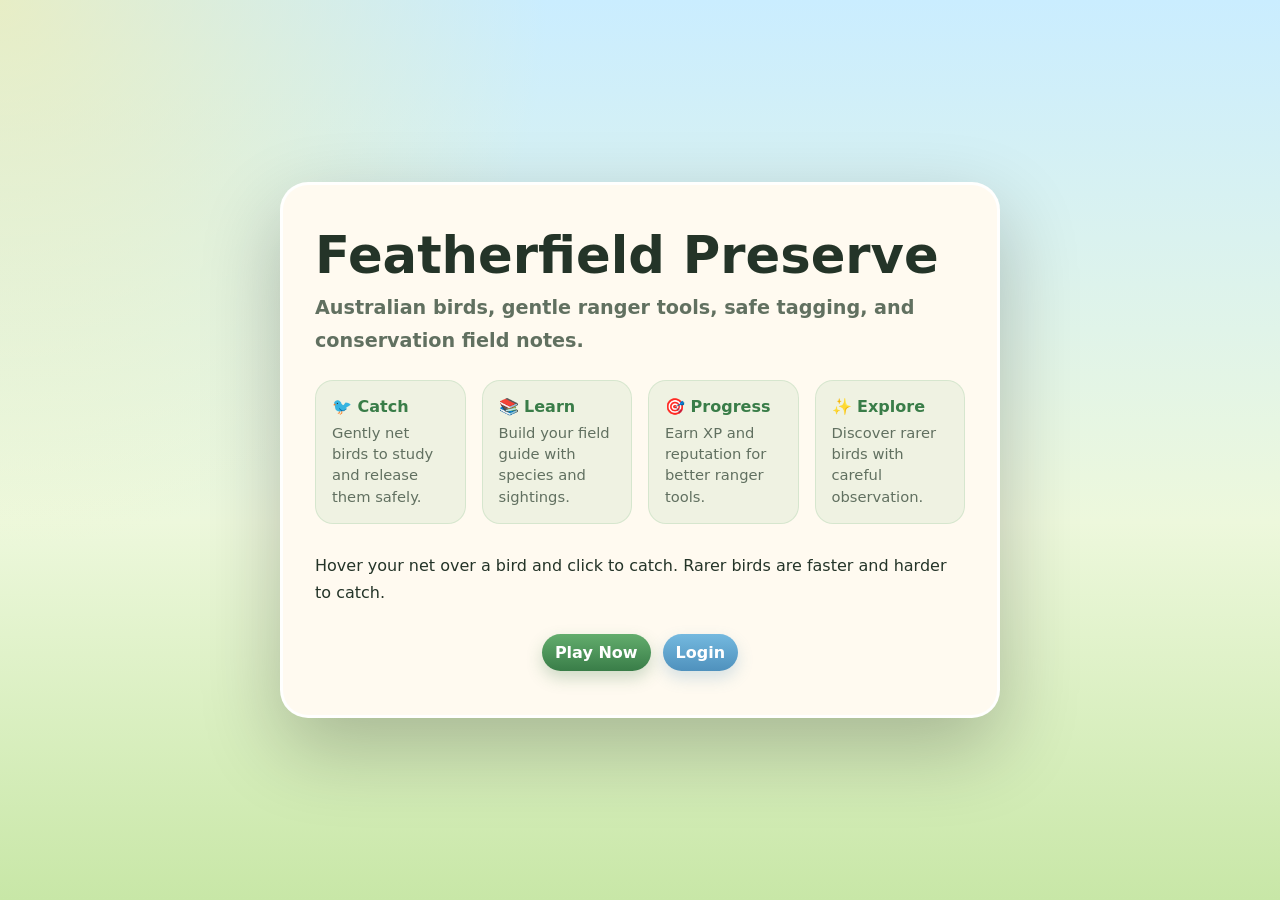
<file: New_flappy_happy_v15_read_fix.html>
<!DOCTYPE html>
<html lang="en">
<head>
  <meta charset="UTF-8" />
  <meta name="viewport" content="width=device-width, initial-scale=1.0" />

  <title>Featherfield Preserve - Australian Birds MVP</title>

  <!--
    Featherfield Preserve - readable single-file MVP

    This version keeps everything in one HTML file for easy classroom/demo use,
    but the code is divided into labelled sections so it is easier to edit.
  -->

  <style>
    /* ============================================================
       CSS 1. Theme variables
       ============================================================ */
    :root {
      --text: #243428;
      --muted: #617060;
      --panel: rgba(255, 255, 255, 0.9);
      --panel-solid: #fffaf0;
      --green: #63ad6d;
      --green-dark: #397d48;
      --blue: #5ca6da;
      --gold: #dfa840;
      --danger: #d46758;
      --shadow: 0 14px 34px rgba(40, 70, 48, 0.2);
      --radius: 22px;
    }

    /* ============================================================
       CSS 2. Base page layout
       ============================================================ */
    * {
      box-sizing: border-box;
    }

    html,
    body {
      margin: 0;
      min-height: 100%;
      font-family: system-ui, -apple-system, BlinkMacSystemFont, "Segoe UI", sans-serif;
      color: var(--text);
      background:
        radial-gradient(circle at top left, rgba(255, 238, 151, 0.55), transparent 35%),
        linear-gradient(180deg, #caedff 0%, #edf8dc 58%, #c8e7a7 100%);
      overflow: hidden;
    }

    button {
      font: inherit;
    }

    /* ============================================================
       CSS 3. Main game screen and top HUD
       ============================================================ */
    .app {
      width: 100vw;
      height: 100vh;
      display: grid;
      grid-template-rows: auto 1fr;
      gap: 12px;
      padding: 14px;
    }

    .topbar {
      display: grid;
      grid-template-columns: 1fr auto;
      gap: 12px;
      align-items: center;
      z-index: 5;
    }

    .brand-card,
    .stats-card {
      background: var(--panel);
      backdrop-filter: blur(12px);
      border: 1px solid rgba(255, 255, 255, 0.78);
      box-shadow: var(--shadow);
      border-radius: var(--radius);
    }

    .brand-card {
      padding: 14px 18px;
    }

    .brand-card h1 {
      margin: 0;
      line-height: 1.05;
      font-size: clamp(1.15rem, 2.6vw, 2rem);
    }

    .brand-card p {
      margin: 5px 0 0;
      color: var(--muted);
      font-size: 0.92rem;
    }

    .stats-card {
      display: flex;
      flex-wrap: wrap;
      justify-content: flex-end;
      align-items: center;
      gap: 9px;
      padding: 10px;
    }

    .pill {
      display: inline-flex;
      align-items: center;
      gap: 6px;
      padding: 8px 11px;
      border-radius: 999px;
      background: rgba(255, 255, 255, 0.78);
      font-size: 0.9rem;
      font-weight: 800;
      white-space: nowrap;
    }

    .xp-shell {
      width: 145px;
      height: 13px;
      overflow: hidden;
      background: rgba(54, 94, 67, 0.14);
      border-radius: 999px;
      box-shadow: inset 0 1px 2px rgba(0, 0, 0, 0.08);
    }

    .xp-fill {
      display: block;
      height: 100%;
      width: 0%;
      background: linear-gradient(90deg, #72d085, #efbd4e);
      border-radius: inherit;
      transition: width 180ms ease;
    }

    .button {
      border: 0;
      border-radius: 999px;
      padding: 9px 13px;
      color: white;
      background: linear-gradient(180deg, var(--green), var(--green-dark));
      box-shadow: 0 7px 16px rgba(57, 125, 72, 0.25);
      cursor: pointer;
      font-weight: 900;
      transition: transform 120ms ease, filter 120ms ease;
    }

    .button:hover {
      transform: translateY(-1px);
      filter: brightness(1.04);
    }

    .button.secondary {
      background: linear-gradient(180deg, #74b9df, #4f91bd);
      box-shadow: 0 7px 16px rgba(79, 145, 189, 0.24);
    }

    .button.warn {
      background: linear-gradient(180deg, #e08473, #c7584b);
      box-shadow: 0 7px 16px rgba(199, 88, 75, 0.22);
    }

    .game-shell {
      position: relative;
      min-height: 0;
      overflow: hidden;
      border-radius: 28px;
      border: 4px solid rgba(255, 255, 255, 0.8);
      box-shadow: 0 20px 54px rgba(45, 82, 55, 0.25);
      background: #bfeaff;
    }

    canvas {
      display: block;
      width: 100%;
      height: 100%;
      cursor: crosshair;
      touch-action: none;
    }

    .hint-card {
      position: absolute;
      left: 16px;
      bottom: 16px;
      width: min(470px, calc(100% - 32px));
      padding: 12px 14px;
      pointer-events: none;
      background: rgba(255, 255, 255, 0.84);
      backdrop-filter: blur(12px);
      border: 1px solid rgba(255, 255, 255, 0.88);
      border-radius: 18px;
      box-shadow: var(--shadow);
    }

    .hint-card strong {
      display: block;
      margin-bottom: 4px;
    }

    .hint-card span {
      display: block;
      color: var(--muted);
      font-size: 0.92rem;
      line-height: 1.4;
    }

    .toast-stack {
      position: absolute;
      top: 16px;
      left: 16px;
      z-index: 4;
      display: grid;
      gap: 8px;
      pointer-events: none;
    }

    .toast {
      width: min(430px, calc(100vw - 60px));
      padding: 12px 14px;
      background: rgba(255, 255, 255, 0.92);
      backdrop-filter: blur(12px);
      border: 1px solid rgba(255, 255, 255, 0.9);
      border-radius: 18px;
      box-shadow: var(--shadow);
      animation: popIn 170ms ease both;
    }

    .toast h3 {
      margin: 0 0 4px;
      font-size: 1rem;
    }

    .toast p {
      margin: 0;
      color: var(--muted);
      font-size: 0.9rem;
      line-height: 1.35;
    }

    @keyframes popIn {
      from {
        opacity: 0;
        transform: translateY(-8px) scale(0.98);
      }

      to {
        opacity: 1;
        transform: translateY(0) scale(1);
      }
    }

    /* ============================================================
       CSS 4. Modal windows: store and field guide
       ============================================================ */
    .modal-backdrop {
      position: fixed;
      inset: 0;
      z-index: 20;
      display: none;
      place-items: center;
      padding: 18px;
      background: rgba(25, 45, 30, 0.45);
      backdrop-filter: blur(8px);
    }

    .modal-backdrop.show {
      display: grid;
    }

    .modal {
      width: min(1040px, 100%);
      max-height: min(800px, 92vh);
      overflow: auto;
      background: var(--panel-solid);
      border: 3px solid rgba(255, 255, 255, 0.92);
      border-radius: 28px;
      box-shadow: 0 30px 82px rgba(0, 0, 0, 0.28);
    }

    .modal-header {
      position: sticky;
      top: 0;
      z-index: 2;
      display: flex;
      align-items: center;
      justify-content: space-between;
      gap: 12px;
      padding: 18px 20px;
      background: rgba(255, 250, 240, 0.97);
      border-bottom: 1px solid rgba(76, 93, 65, 0.13);
    }

    .modal-header h2 {
      margin: 0;
      font-size: 1.35rem;
    }

    .modal-body {
      padding: 18px 20px 22px;
    }

    .close-button {
      width: 38px;
      height: 38px;
      border: 0;
      border-radius: 999px;
      background: #f0dec5;
      color: #5e4b34;
      font-size: 1.2rem;
      font-weight: 900;
      cursor: pointer;
    }

    .grid {
      display: grid;
      grid-template-columns: repeat(auto-fit, minmax(245px, 1fr));
      gap: 14px;
    }

    .item-card {
      background: white;
      border: 1px solid rgba(76, 93, 65, 0.12);
      border-radius: 20px;
      box-shadow: 0 8px 22px rgba(43, 75, 52, 0.08);
      padding: 15px;
    }

    .item-card h3 {
      margin: 0 0 6px;
    }

    .item-card p {
      margin: 7px 0;
      color: var(--muted);
      line-height: 1.42;
    }

    .meta {
      display: flex;
      flex-wrap: wrap;
      gap: 6px;
      margin: 10px 0 12px;
    }

    .tag {
      display: inline-flex;
      align-items: center;
      padding: 5px 8px;
      border-radius: 999px;
      background: #eef7e8;
      color: #3d774d;
      font-size: 0.78rem;
      font-weight: 900;
    }

    .tag.common {
      background: #edf8e9;
      color: #4e8f49;
    }

    .tag.uncommon {
      background: #e7f4ff;
      color: #3b7eab;
    }

    .tag.rare {
      background: #f1e8ff;
      color: #7350b6;
    }

    .tag.epic {
      background: #fff0fb;
      color: #b84ca2;
    }

    .tag.legendary {
      background: #fff6d9;
      color: #9c6b11;
    }

    .tag.conservation {
      background: #e8f7ef;
      color: #32764c;
    }

    .locked {
      filter: grayscale(0.65);
      opacity: 0.72;
    }

    .card-actions {
      display: flex;
      flex-wrap: wrap;
      gap: 8px;
      margin-top: 10px;
    }

    .mini-button {
      border: 0;
      border-radius: 999px;
      padding: 8px 11px;
      background: #e9f6df;
      color: #356c43;
      cursor: pointer;
      font-weight: 900;
    }

    .mini-button.primary {
      background: var(--green);
      color: white;
    }

    .mini-button:disabled {
      cursor: not-allowed;
      opacity: 0.55;
    }

    @media (max-width: 880px) {
      html,
      body {
        overflow: auto;
      }

      .app {
        min-height: 100vh;
        height: auto;
      }

      .topbar {
        grid-template-columns: 1fr;
      }

      .stats-card {
        justify-content: flex-start;
      }

      .game-shell {
        height: 69vh;
        min-height: 510px;
      }

      .hint-card {
        right: 12px;
        left: 12px;
        bottom: 12px;
      }
    }

    @media (min-width: 881px) {
      .game-shell {
        height: 100%;
      }
    }

    /* ============================================================
       CSS 5. Landing and login screens
       ============================================================ */
    .landing-page {
      position: fixed;
      inset: 0;
      z-index: 100;
      display: grid;
      place-items: center;
      padding: 20px;
      background:
        radial-gradient(circle at top left, rgba(255, 238, 151, 0.55), transparent 35%),
        linear-gradient(180deg, #caedff 0%, #edf8dc 58%, #c8e7a7 100%);
      backdrop-filter: blur(8px);
    }

    .landing-content {
      width: min(720px, 100%);
      background: var(--panel-solid);
      border-radius: 28px;
      padding: 44px 32px;
      box-shadow: 0 30px 80px rgba(0, 0, 0, 0.24);
      border: 3px solid rgba(255, 255, 255, 0.92);
      animation: slideUp 600ms ease both;
      overflow: hidden;
    }

    @keyframes slideUp {
      from {
        opacity: 0;
        transform: translateY(40px);
      }
      to {
        opacity: 1;
        transform: translateY(0);
      }
    }

    .landing-content h1 {
      margin: 0 0 10px;
      font-size: clamp(2rem, 5vw, 3.2rem);
      line-height: 1.05;
    }

    .landing-content .subtitle {
      margin: 0 0 22px;
      color: var(--muted);
      font-size: clamp(1rem, 2.4vw, 1.2rem);
      font-weight: 600;
    }

    .landing-content p {
      margin: 0 0 28px;
      color: var(--text);
      line-height: 1.7;
      font-size: 1rem;
    }

    .landing-content .features {
      display: grid;
      grid-template-columns: repeat(auto-fit, minmax(150px, 1fr));
      gap: 16px;
      margin-bottom: 28px;
      text-align: left;
    }

    .feature-item {
      padding: 16px;
      border-radius: 18px;
      background: rgba(99, 173, 109, 0.1);
      border: 1px solid rgba(99, 173, 109, 0.18);
    }

    .feature-item strong {
      display: block;
      margin-bottom: 6px;
      color: var(--green-dark);
    }

    .feature-item span {
      color: var(--muted);
      font-size: 0.92rem;
      line-height: 1.45;
    }

    .button-group {
      display: flex;
      flex-wrap: wrap;
      justify-content: center;
      gap: 12px;
      margin-top: 12px;
    }

    .login-page {
      position: fixed;
      inset: 0;
      z-index: 100;
      display: none;
      place-items: center;
      padding: 20px;
      background:
        radial-gradient(circle at top left, rgba(255, 238, 151, 0.55), transparent 35%),
        linear-gradient(180deg, #caedff 0%, #edf8dc 58%, #c8e7a7 100%);
      backdrop-filter: blur(8px);
    }

    .login-page.show {
      display: grid;
    }

    .login-content {
      width: min(520px, 100%);
      background: var(--panel-solid);
      border-radius: 28px;
      padding: 40px 30px;
      box-shadow: 0 30px 80px rgba(0, 0, 0, 0.24);
      border: 3px solid rgba(255, 255, 255, 0.92);
      animation: slideUp 600ms ease both;
      text-align: center;
    }

    .login-content h2 {
      margin: 0 0 22px;
      font-size: clamp(1.8rem, 4vw, 2.4rem);
      line-height: 1.05;
    }

    .login-form {
      display: grid;
      gap: 16px;
      margin-bottom: 22px;
    }

    .login-content input {
      width: 100%;
      padding: 14px 16px;
      border: 2px solid rgba(76, 93, 65, 0.18);
      border-radius: 14px;
      background: rgba(255, 255, 255, 0.72);
      color: var(--text);
      font-size: 1rem;
    }

    .login-content input:focus {
      outline: none;
      border-color: var(--green);
    }

    .login-content input::placeholder {
      color: var(--muted);
    }

    .login-button {
      width: 100%;
      border: 0;
      border-radius: 999px;
      padding: 14px 20px;
      font-weight: 900;
      font-size: 1rem;
      color: white;
      background: linear-gradient(180deg, var(--green), var(--green-dark));
      box-shadow: 0 7px 16px rgba(57, 125, 72, 0.25);
      cursor: pointer;
      transition: transform 120ms ease, filter 120ms ease;
    }

    .login-button:hover {
      transform: translateY(-2px);
      filter: brightness(1.06);
    }

    .back-button,
    .signup-button {
      border: 0;
      border-radius: 999px;
      padding: 12px 20px;
      font-weight: 900;
      font-size: 1rem;
      cursor: pointer;
      transition: transform 120ms ease, filter 120ms ease, background 120ms ease;
    }

    .back-button {
      background: transparent;
      color: var(--text);
      border: 2px solid rgba(97, 112, 96, 0.22);
      width: 100%;
    }

    .back-button:hover {
      transform: translateY(-2px);
      background: rgba(97, 112, 96, 0.08);
    }

    .signup-button {
      width: 100%;
      background: linear-gradient(180deg, #74b9df, #4f91bd);
      color: white;
      box-shadow: 0 7px 16px rgba(79, 145, 189, 0.24);
    }

    .signup-button:hover {
      transform: translateY(-2px);
      filter: brightness(1.06);
    }
  </style>
</head>

<body>
  <!-- ============================================================
       HTML 1. Landing screen
       ============================================================ -->
  <div class="landing-page" id="landingPage">
    <div class="landing-content">
      <h1>Featherfield Preserve</h1>
      <p class="subtitle">Australian birds, gentle ranger tools, safe tagging, and conservation field notes.</p>

      <div class="features">
        <div class="feature-item">
          <strong>🐦 Catch</strong>
          <span>Gently net birds to study and release them safely.</span>
        </div>
        <div class="feature-item">
          <strong>📚 Learn</strong>
          <span>Build your field guide with species and sightings.</span>
        </div>
        <div class="feature-item">
          <strong>🎯 Progress</strong>
          <span>Earn XP and reputation for better ranger tools.</span>
        </div>
        <div class="feature-item">
          <strong>✨ Explore</strong>
          <span>Discover rarer birds with careful observation.</span>
        </div>
      </div>

      <p>Hover your net over a bird and click to catch. Rarer birds are faster and harder to catch.</p>

      <div class="button-group">
        <button class="button" id="startGameButton">Play Now</button>
        <button class="button secondary" id="loginButton">Login</button>
      </div>
    </div>
  </div>

  <!-- ============================================================
       HTML 2. Prototype login screen
       ============================================================ -->
  <div class="login-page" id="loginPage">
    <div class="login-content">
      <h2>Welcome Back</h2>
      <form id="loginForm" class="login-form">
        <input type="email" id="emailInput" placeholder="Email" required>
        <input type="password" id="passwordInput" placeholder="Password" required>
        <button type="submit" class="login-button">Login</button>
      </form>
      <button class="back-button" id="backButton">Back to Landing</button>
      <div style="margin-top: 18px; text-align: center; color: var(--muted);">
        <p style="margin: 0 0 14px;">Don't have an account?</p>
        <button class="signup-button" id="signupButton">Sign Up</button>
      </div>
    </div>
  </div>

  <!-- ============================================================
       HTML 3. Main game app: HUD + canvas
       ============================================================ -->
  <main class="app" style="display: none;">
    <section class="topbar">
      <div class="brand-card">
        <h1>Featherfield Preserve</h1>
        <p>Australian birds, gentle ranger tools, field notes, safe tagging, and release.</p>
      </div>

      <div class="stats-card">
        <span class="pill">Lv. <span id="levelText">1</span></span>

        <span class="pill">
          XP
          <span class="xp-shell">
            <span class="xp-fill" id="xpFill"></span>
          </span>
          <span id="xpText">0 / 75</span>
        </span>

        <span class="pill">🪙 <span id="coinText">0</span></span>
        <span class="pill">🌿 Rep <span id="repText">0</span></span>
        <span class="pill">Net: <span id="netText">Starter</span></span>

        <button class="button" id="storeButton">Store</button>
        <button class="button secondary" id="guideButton">Field Guide</button>
        <button class="button warn" id="resetButton">Reset</button>
      </div>
    </section>

    <section class="game-shell">
      <canvas id="gameCanvas" aria-label="Australian bird preserve game canvas"></canvas>

      <div class="toast-stack" id="toastStack"></div>

      <div class="hint-card">
        <strong>How to play</strong>
        <span>
          Aim from the ranger and click/tap to launch the soft net. Catchable birds are safely checked,
          tagged, and released. Special conservation birds are observed instead of captured.
        </span>
      </div>
    </section>
  </main>

  <!-- ============================================================
       HTML 4. Shared modal used by the store and field guide
       ============================================================ -->
  <div class="modal-backdrop" id="modalBackdrop">
    <div class="modal" role="dialog" aria-modal="true">
      <div class="modal-header">
        <h2 id="modalTitle">Modal</h2>
        <button class="close-button" id="closeModalButton" aria-label="Close modal">×</button>
      </div>

      <div class="modal-body" id="modalBody"></div>
    </div>
  </div>

  <script>
    (() => {
      "use strict";

      /*
        JavaScript map
        1. Configuration and game data
        2. DOM references and game state
        3. Save, progression, and utility helpers
        4. Bird spawning and movement
        5. Net throwing, catching, and conservation handling
        6. HUD, toast messages, and drawing
        7. Store, field guide, input, and game startup
      */

      // ============================================================
      // JS 1. Configuration and game data
      // ============================================================

      const STORAGE_KEY = "featherfield_preserve_australia_v2";

      // Rarity controls labels, UI colour, and the subtle glow drawn around special birds.
      const RARITY = {
        common: {
          label: "Common",
          color: "#6caf66",
          glow: "rgba(108, 175, 102, 0.16)"
        },
        uncommon: {
          label: "Uncommon",
          color: "#3d9ed1",
          glow: "rgba(61, 158, 209, 0.17)"
        },
        rare: {
          label: "Rare",
          color: "#8160cf",
          glow: "rgba(129, 96, 207, 0.2)"
        },
        epic: {
          label: "Epic",
          color: "#cc54b7",
          glow: "rgba(204, 84, 183, 0.25)"
        },
        legendary: {
          label: "Conservation",
          color: "#d89b2a",
          glow: "rgba(216, 155, 42, 0.25)"
        }
      };

      /*
        Bird records combine:
        - real species identity: commonName and scientificName
        - gameplay values: rarity, speed, difficulty, rewards, unlock level
        - render values: body, wing, chest, accent, beak
        - collection text: fieldGuide
      */
      const BIRDS = [
        {
          id: "willie_wagtail",
          commonName: "Willie Wagtail",
          scientificName: "Rhipidura leucophrys",
          rarity: "common",
          handling: "catch_release",
          spawnWeight: 34,
          levelRequired: 1,
          size: 14,
          speed: 88,
          catchDifficulty: 13,
          alertRate: 0.2,
          xp: 9,
          coins: 6,
          reputation: 1,
          body: "#1d2224",
          wing: "#101314",
          chest: "#f3f2ea",
          accent: "#ffffff",
          beak: "#181818",
          movementStyle: "zigzag",
          fieldGuide:
            "A small black-and-white fantail with a white chest and eyebrow. It flicks and fans its tail while searching for insects."
        },
        {
          id: "australian_magpie",
          commonName: "Australian Magpie",
          scientificName: "Gymnorhina tibicen",
          rarity: "common",
          handling: "catch_release",
          spawnWeight: 28,
          levelRequired: 1,
          size: 20,
          speed: 50,
          catchDifficulty: 17,
          alertRate: 0.31,
          xp: 12,
          coins: 8,
          reputation: 1,
          body: "#151719",
          wing: "#f1f0e8",
          chest: "#0f1011",
          accent: "#dfded4",
          beak: "#d8d4c8",
          movementStyle: "territorial",
          fieldGuide:
            "A familiar black-and-white Australian bird. Magpies live in defended territories and are known for their rich warbling calls."
        },
        {
          id: "galah",
          commonName: "Galah",
          scientificName: "Eolophus roseicapilla",
          rarity: "uncommon",
          handling: "catch_release",
          spawnWeight: 17,
          levelRequired: 1,
          size: 21,
          speed: 60,
          catchDifficulty: 22,
          alertRate: 0.25,
          xp: 20,
          coins: 14,
          reputation: 2,
          body: "#eaa3b5",
          wing: "#92979e",
          chest: "#efabc0",
          accent: "#f3cad4",
          beak: "#dad2c8",
          movementStyle: "flock",
          fieldGuide:
            "A rose-pink and grey cockatoo often seen in noisy groups. Galahs have a bouncing, acrobatic flight."
        },
        {
          id: "rainbow_lorikeet",
          commonName: "Rainbow Lorikeet",
          scientificName: "Trichoglossus moluccanus",
          rarity: "uncommon",
          handling: "catch_release",
          spawnWeight: 15,
          levelRequired: 2,
          size: 17,
          speed: 92,
          catchDifficulty: 28,
          alertRate: 0.29,
          xp: 25,
          coins: 18,
          reputation: 2,
          body: "#238243",
          wing: "#126a31",
          chest: "#e67a2f",
          head: "#3656a7",
          accent: "#f3c739",
          beak: "#e34e34",
          movementStyle: "burst",
          fieldGuide:
            "A bright lorikeet with green wings, blue head, orange-yellow breast, and red beak. Often noisy and fast-moving."
        },
        {
          id: "superb_fairy_wren",
          commonName: "Superb Fairy-wren",
          scientificName: "Malurus cyaneus",
          rarity: "rare",
          handling: "catch_release",
          spawnWeight: 7,
          levelRequired: 2,
          size: 11,
          speed: 99,
          catchDifficulty: 38,
          alertRate: 0.39,
          xp: 48,
          coins: 34,
          reputation: 4,
          body: "#2b57b8",
          wing: "#17264f",
          chest: "#161819",
          accent: "#65a9ff",
          beak: "#161616",
          movementStyle: "tiny_hopper",
          fieldGuide:
            "A tiny, energetic wren. Adult males can show striking blue and black breeding plumage."
        },
        {
          id: "laughing_kookaburra",
          commonName: "Laughing Kookaburra",
          scientificName: "Dacelo novaeguineae",
          rarity: "rare",
          handling: "catch_release",
          spawnWeight: 6,
          levelRequired: 3,
          size: 26,
          speed: 38,
          catchDifficulty: 33,
          alertRate: 0.34,
          xp: 56,
          coins: 42,
          reputation: 4,
          body: "#d8c5a5",
          wing: "#765437",
          chest: "#f2eadc",
          accent: "#3d3027",
          beak: "#51483e",
          movementStyle: "perch",
          fieldGuide:
            "A large kingfisher with off-white underparts, brown wings, and a famous laughing call."
        },
        {
          id: "black_swan",
          commonName: "Black Swan",
          scientificName: "Cygnus atratus",
          rarity: "epic",
          handling: "catch_release",
          spawnWeight: 2,
          levelRequired: 4,
          size: 31,
          speed: 28,
          catchDifficulty: 42,
          alertRate: 0.28,
          xp: 105,
          coins: 85,
          reputation: 8,
          body: "#161515",
          wing: "#222222",
          chest: "#1b1b1b",
          accent: "#ffffff",
          beak: "#df4635",
          movementStyle: "water_glide",
          fieldGuide:
            "A large mostly black waterbird with white wing tips visible in flight and an orange-red bill."
        },
        {
          id: "carnabys_black_cockatoo",
          commonName: "Carnaby’s Black-Cockatoo",
          scientificName: "Zanda latirostris",
          rarity: "legendary",
          handling: "observe_only",
          spawnWeight: 1,
          levelRequired: 5,
          size: 30,
          speed: 72,
          catchDifficulty: 999,
          alertRate: 0.45,
          xp: 140,
          coins: 0,
          reputation: 18,
          body: "#171719",
          wing: "#101011",
          chest: "#1c1c1e",
          accent: "#f0f0df",
          beak: "#a9a190",
          movementStyle: "conservation_flyover",
          fieldGuide:
            "A south-west Western Australian black-cockatoo. In this game it is observed and protected, not captured."
        }
      ];

      // Net records define the store upgrades and how the thrown net behaves.
      const NETS = [
        {
          id: "starter",
          name: "Starter Net",
          shortName: "Starter",
          cost: 0,
          unlockLevel: 1,
          radius: 42,
          range: 430,
          throwSpeed: 560,
          cooldownMs: 1000,
          baseCatchChance: 76,
          rareBonus: 0,
          stealth: 0,
          description:
            "A balanced soft ranger net. Good range, average opening size, and forgiving cooldown."
        },
        {
          id: "wide",
          name: "Wide Net",
          shortName: "Wide",
          cost: 110,
          unlockLevel: 2,
          radius: 62,
          range: 360,
          throwSpeed: 455,
          cooldownMs: 1350,
          baseCatchChance: 72,
          rareBonus: -2,
          stealth: 0,
          description:
            "Opens wide and is easier to aim, but travels slower and has a longer cooldown."
        },
        {
          id: "quick",
          name: "Quick Net",
          shortName: "Quick",
          cost: 165,
          unlockLevel: 3,
          radius: 34,
          range: 510,
          throwSpeed: 760,
          cooldownMs: 650,
          baseCatchChance: 78,
          rareBonus: 0,
          stealth: 0,
          description:
            "Fast and responsive. Excellent for skilled timing, but the smaller opening demands accuracy."
        },
        {
          id: "silent",
          name: "Silent Net",
          shortName: "Silent",
          cost: 320,
          unlockLevel: 4,
          radius: 44,
          range: 440,
          throwSpeed: 570,
          cooldownMs: 1050,
          baseCatchChance: 79,
          rareBonus: 8,
          stealth: 0.38,
          description:
            "A quieter conservation net that creates less stress and helps with skittish rare birds."
        }
      ];

      // ============================================================
      // JS 2. DOM references and game state
      // ============================================================

      // Canvas setup. All game graphics are drawn here.
      const canvas = document.getElementById("gameCanvas");
      const ctx = canvas.getContext("2d");

      // Screens.
      const landingPage = document.getElementById("landingPage");
      const loginPage = document.getElementById("loginPage");
      const startGameButton = document.getElementById("startGameButton");
      const loginButton = document.getElementById("loginButton");
      const backButton = document.getElementById("backButton");
      const loginForm = document.getElementById("loginForm");
      const signupButton = document.getElementById("signupButton");

      // HUD values.
      const levelText = document.getElementById("levelText");
      const xpFill = document.getElementById("xpFill");
      const xpText = document.getElementById("xpText");
      const coinText = document.getElementById("coinText");
      const repText = document.getElementById("repText");
      const netText = document.getElementById("netText");

      // Main action buttons.
      const storeButton = document.getElementById("storeButton");
      const guideButton = document.getElementById("guideButton");
      const resetButton = document.getElementById("resetButton");

      // Shared modal and notification area.
      const modalBackdrop = document.getElementById("modalBackdrop");
      const modalTitle = document.getElementById("modalTitle");
      const modalBody = document.getElementById("modalBody");
      const closeModalButton = document.getElementById("closeModalButton");
      const toastStack = document.getElementById("toastStack");

      // Canvas dimensions are updated by resizeCanvas().
      let width = 900;
      let height = 620;
      let lastTime = performance.now();

      // Runtime objects currently active in the game world.
      let birds = [];
      let floatingTexts = [];
      let activeNet = null;

      // Timers controlling bird spawning and net cooldown.
      let spawnTimer = 0;
      let nextSpawnDelay = random(600, 1500);
      let nextThrowAt = 0;
      let cooldownPulse = 0;

      // Pointer tracks the mouse/touch location for aiming.
      const pointer = {
        x: 450,
        y: 300,
        active: false
      };

      // Player/ranger location near the bottom of the canvas.
      const player = {
        x: 450,
        y: 560,
        radius: 24,
        bob: 0
      };

      // Save data is loaded once, then updated whenever rewards or purchases happen.
      let save = loadSave();

      // ============================================================
      // JS 3. Save, progression, and utility helpers
      // ============================================================

      // Creates a new save file shape, including an empty collection entry for every bird.
      function createDefaultSave() {
        const collection = {};

        for (const bird of BIRDS) {
          collection[bird.id] = {
            discovered: false,
            observed: false,
            totalHandled: 0,
            totalObserved: 0,
            bestQuality: null,
            firstSeenAt: null
          };
        }

        return {
          xp: 0,
          coins: 0,
          reputation: 0,
          equippedNetId: "starter",
          ownedNetIds: ["starter"],
          collection,
          totalSafeHandles: 0,
          totalObservations: 0
        };
      }

      // Loads browser save data and merges it with the current bird/net lists so old saves still work after updates.
      function loadSave() {
        try {
          const raw = localStorage.getItem(STORAGE_KEY);
          const parsed = raw ? JSON.parse(raw) : null;
          const base = createDefaultSave();

          if (!parsed || typeof parsed !== "object") {
            return base;
          }

          const mergedCollection = { ...base.collection };

          for (const bird of BIRDS) {
            mergedCollection[bird.id] = {
              ...base.collection[bird.id],
              ...(parsed.collection ? parsed.collection[bird.id] : {})
            };
          }

          const merged = {
            ...base,
            ...parsed,
            collection: mergedCollection,
            ownedNetIds:
              Array.isArray(parsed.ownedNetIds) && parsed.ownedNetIds.length
                ? parsed.ownedNetIds
                : ["starter"]
          };

          if (!merged.ownedNetIds.includes("starter")) {
            merged.ownedNetIds.push("starter");
          }

          if (!NETS.some((net) => net.id === merged.equippedNetId)) {
            merged.equippedNetId = "starter";
          }

          return merged;
        } catch (error) {
          console.warn("Could not load save. Starting fresh.", error);
          return createDefaultSave();
        }
      }

      // Stores the current save data in localStorage.
      function writeSave() {
        localStorage.setItem(STORAGE_KEY, JSON.stringify(save));
      }

      // Returns the XP needed to move from the given level to the next level.
      function xpRequiredForLevel(level) {
        return Math.floor(75 * Math.pow(level, 1.45));
      }

      // Converts total XP into the current level, current-level XP, and XP needed for the next level.
      function getLevelInfo(totalXp) {
        let level = 1;
        let remaining = totalXp;

        while (remaining >= xpRequiredForLevel(level)) {
          remaining -= xpRequiredForLevel(level);
          level += 1;
        }

        return {
          level,
          current: remaining,
          needed: xpRequiredForLevel(level)
        };
      }

      // Finds the currently equipped net, falling back to the starter net if something is wrong.
      function getEquippedNet() {
        return NETS.find((net) => net.id === save.equippedNetId) || NETS[0];
      }

      // Keeps a number inside a minimum and maximum range.
      function clamp(value, min, max) {
        return Math.max(min, Math.min(max, value));
      }

      // Returns a random decimal between min and max.
      function random(min, max) {
        return Math.random() * (max - min) + min;
      }

      // Measures the straight-line distance between two points.
      function distance(ax, ay, bx, by) {
        return Math.hypot(ax - bx, ay - by);
      }

      // Escapes text before placing it into HTML, which prevents accidental markup injection.
      function escapeHtml(value) {
        return String(value)
          .replaceAll("&", "&amp;")
          .replaceAll("<", "&lt;")
          .replaceAll(">", "&gt;")
          .replaceAll('"', "&quot;")
          .replaceAll("'", "&#039;");
      }

      // Creates a unique ID for temporary game objects like spawned birds.
      function safeId() {
        if (globalThis.crypto && typeof globalThis.crypto.randomUUID === "function") {
          return globalThis.crypto.randomUUID();
        }

        return `${Date.now()}-${Math.random().toString(16).slice(2)}`;
      }

      // Resizes the drawing canvas to match the visible game area and recentres the ranger.
      function resizeCanvas() {
        const rect = canvas.getBoundingClientRect();
        const dpr = Math.max(1, window.devicePixelRatio || 1);

        width = Math.max(320, rect.width);
        height = Math.max(480, rect.height);

        canvas.width = Math.floor(width * dpr);
        canvas.height = Math.floor(height * dpr);

        ctx.setTransform(dpr, 0, 0, dpr, 0, 0);

        player.x = width / 2;
        player.y = height - 68;

        if (!pointer.active) {
          pointer.x = width / 2;
          pointer.y = height / 2;
        }
      }

      // ============================================================
      // JS 4. Bird spawning and movement
      // ============================================================

      // Chooses a bird that the player has unlocked, using spawnWeight to make common birds appear more often.
      function chooseWeightedBird() {
        const level = getLevelInfo(save.xp).level;

        const availableBirds = BIRDS.filter((bird) => level >= bird.levelRequired);

        const totalWeight = availableBirds.reduce((sum, bird) => sum + bird.spawnWeight, 0);
        let roll = Math.random() * totalWeight;

        for (const bird of availableBirds) {
          roll -= bird.spawnWeight;

          if (roll <= 0) {
            return bird;
          }
        }

        return availableBirds[0];
      }

      // Creates one bird in the habitat and gives it starting position, velocity, timers, and behaviour state.
      function spawnBird() {
        const data = chooseWeightedBird();

        let x = random(50, width - 50);
        let y = random(82, height - 170);

        if (data.movementStyle === "water_glide") {
          x = random(80, width - 80);
          y = height - 172;
        }

        if (data.movementStyle === "conservation_flyover") {
          x = Math.random() < 0.5 ? -60 : width + 60;
          y = random(90, height * 0.42);
        }

        const angle = random(0, Math.PI * 2);
        const direction = data.movementStyle === "conservation_flyover"
          ? x < 0
            ? 1
            : -1
          : Math.cos(angle) >= 0
            ? 1
            : -1;

        const speed = data.speed * random(0.84, 1.18);

        birds.push({
          uid: safeId(),
          data,
          x,
          y,
          vx: direction * speed,
          vy: Math.sin(angle) * speed * 0.48,
          size: data.size,
          alert: 0,
          state: "foraging",
          age: 0,
          flap: random(0, Math.PI * 2),
          turnTimer: random(0.45, 1.5),
          pauseTimer: 0,
          lifeLimit:
            data.rarity === "legendary"
              ? random(7, 11)
              : data.rarity === "epic"
                ? random(12, 17)
                : data.rarity === "rare"
                  ? random(14, 22)
                  : random(20, 31)
        });
      }

      // Adds new birds over time while keeping the total number on screen manageable.
      function updateSpawning(deltaTime) {
        spawnTimer += deltaTime * 1000;

        const maxBirds = width < 640 ? 5 : 8;

        if (birds.length < maxBirds && spawnTimer >= nextSpawnDelay) {
          spawnBird();

          spawnTimer = 0;
          nextSpawnDelay = random(650, 1650);
        }
      }

      // Updates alertness, movement, fleeing behaviour, and off-screen cleanup for every bird.
      function updateBirds(deltaTime) {
        const net = getEquippedNet();

        for (const bird of birds) {
          bird.age += deltaTime;
          bird.flap += deltaTime * 9;
          bird.turnTimer -= deltaTime;
          bird.pauseTimer = Math.max(0, bird.pauseTimer - deltaTime);

          const pointerDistance = distance(pointer.x, pointer.y, bird.x, bird.y);

          if (pointer.active && pointerDistance < 86) {
            bird.alert += bird.data.alertRate * (1 - net.stealth) * deltaTime * 0.55;
          } else {
            bird.alert -= deltaTime * 0.075;
          }

          if (activeNet) {
            const netDistance = distance(activeNet.x, activeNet.y, bird.x, bird.y);
            if (netDistance < activeNet.radius + 90) {
              bird.alert += bird.data.alertRate * (1 - net.stealth) * deltaTime * 1.2;
            }
          }

          bird.alert = clamp(bird.alert, 0, 1.55);

          applyMovementStyle(bird, deltaTime);

          if (
            bird.age > bird.lifeLimit ||
            (bird.alert > 1.24 && ["rare", "epic", "legendary"].includes(bird.data.rarity))
          ) {
            bird.state = "fleeing";
          }

          if (bird.state === "fleeing") {
            bird.vy -= 120 * deltaTime;
            bird.vx += bird.vx >= 0 ? 28 * deltaTime : -28 * deltaTime;
          }

          bird.x += bird.vx * deltaTime;
          bird.y += bird.vy * deltaTime;

          constrainBirdToHabitat(bird);
        }

        birds = birds.filter((bird) => {
          const margin = 180;

          return (
            bird.x > -margin &&
            bird.x < width + margin &&
            bird.y > -margin &&
            bird.y < height + margin
          );
        });
      }

      // Applies each species movement style, such as zigzagging, perching, gliding, or flyover movement.
      function applyMovementStyle(bird, deltaTime) {
        const data = bird.data;

        if (bird.state === "fleeing") {
          return;
        }

        if (data.movementStyle === "perch") {
          if (bird.pauseTimer <= 0 && Math.random() < deltaTime * 0.55) {
            bird.pauseTimer = random(0.7, 1.8);
          }

          if (bird.pauseTimer > 0) {
            bird.vx *= 0.9;
            bird.vy *= 0.88;
            return;
          }
        }

        if (bird.turnTimer > 0) {
          return;
        }

        let speed = data.speed * random(0.78, 1.28) * (1 + bird.alert * 0.38);
        let angle = Math.atan2(bird.vy, bird.vx);

        if (data.movementStyle === "zigzag") {
          angle += random(-1.25, 1.25);
          speed *= 1.08;
          bird.turnTimer = random(0.22, 0.58);
        } else if (data.movementStyle === "territorial") {
          const homeBias = Math.atan2(height * 0.45 - bird.y, width * 0.5 - bird.x);
          angle = angle * 0.55 + homeBias * 0.45 + random(-0.7, 0.7);
          bird.turnTimer = random(0.6, 1.25);
        } else if (data.movementStyle === "flock") {
          angle += random(-0.6, 0.6);
          speed *= 0.94;
          bird.turnTimer = random(0.5, 1.2);
        } else if (data.movementStyle === "burst") {
          angle += random(-0.85, 0.85);
          speed *= Math.random() < 0.45 ? 1.55 : 0.55;
          bird.turnTimer = random(0.25, 0.85);
        } else if (data.movementStyle === "tiny_hopper") {
          angle += random(-1.5, 1.5);
          speed *= Math.random() < 0.5 ? 1.35 : 0.35;
          bird.turnTimer = random(0.2, 0.55);
        } else if (data.movementStyle === "water_glide") {
          angle = Math.random() < 0.5 ? 0 : Math.PI;
          speed *= 0.55;
          bird.turnTimer = random(1.4, 2.8);
        } else if (data.movementStyle === "conservation_flyover") {
          speed *= 1.08;
          bird.vx = bird.vx >= 0 ? speed : -speed;
          bird.vy = Math.sin(bird.age * 1.4) * 14;
          bird.turnTimer = random(0.9, 1.4);
          return;
        } else {
          angle += random(-0.75, 0.75);
          bird.turnTimer = random(0.5, 1.5);
        }

        bird.vx = Math.cos(angle) * speed;
        bird.vy = Math.sin(angle) * speed * 0.52;
      }

      // Keeps normal birds inside the playable habitat area by bouncing them away from edges.
      function constrainBirdToHabitat(bird) {
        if (bird.state === "fleeing" || bird.data.movementStyle === "conservation_flyover") {
          return;
        }

        const minY = 72;
        const maxY = bird.data.movementStyle === "water_glide"
          ? height - 148
          : height - 135;

        if (bird.x < 36) {
          bird.x = 36;
          bird.vx = Math.abs(bird.vx);
        }

        if (bird.x > width - 36) {
          bird.x = width - 36;
          bird.vx = -Math.abs(bird.vx);
        }

        if (bird.y < minY) {
          bird.y = minY;
          bird.vy = Math.abs(bird.vy);
        }

        if (bird.y > maxY) {
          bird.y = maxY;
          bird.vy = -Math.abs(bird.vy);
        }
      }

      // ============================================================
      // JS 5. Net throwing, catching, and conservation handling
      // ============================================================

      // Launches the currently equipped net from the ranger toward the pointer.
      function fireNet(targetX, targetY) {
        const now = performance.now();
        const net = getEquippedNet();

        if (activeNet) {
          showToast("Net already deployed", "Let your current net finish its throw first.");
          return;
        }

        if (now < nextThrowAt) {
          cooldownPulse = 1;
          showToast("Net cooling down", "A calm ranger waits between throws.");
          return;
        }

        const dx = targetX - player.x;
        const dy = targetY - player.y;
        const length = Math.hypot(dx, dy) || 1;

        if (dy > 30) {
          showToast("Aim into the habitat", "Launch upward or sideways toward the birds, not into the ranger’s feet.");
          return;
        }

        const directionX = dx / length;
        const directionY = dy / length;

        activeNet = {
          x: player.x,
          y: player.y - 16,
          startX: player.x,
          startY: player.y - 16,
          vx: directionX * net.throwSpeed,
          vy: directionY * net.throwSpeed,
          radius: 9,
          maxRadius: net.radius,
          range: net.range,
          age: 0,
          hit: false
        };

        nextThrowAt = now + net.cooldownMs;
      }

      // Moves the active net projectile, expands its soft opening, and checks for bird contact.
      function updateNetProjectile(deltaTime) {
        if (!activeNet) {
          return;
        }

        activeNet.age += deltaTime;
        activeNet.x += activeNet.vx * deltaTime;
        activeNet.y += activeNet.vy * deltaTime;

        activeNet.radius = Math.min(
          activeNet.maxRadius,
          activeNet.radius + deltaTime * 210
        );

        for (const bird of birds) {
          if (bird.state === "fleeing") {
            continue;
          }

          const hitDistance = distance(activeNet.x, activeNet.y, bird.x, bird.y);

          if (hitDistance <= activeNet.radius + bird.size) {
            handleNetHitBird(bird, activeNet);
            activeNet = null;
            return;
          }
        }

        const travelled = distance(
          activeNet.x,
          activeNet.y,
          activeNet.startX,
          activeNet.startY
        );

        if (
          travelled >= activeNet.range ||
          activeNet.x < -90 ||
          activeNet.x > width + 90 ||
          activeNet.y < -90 ||
          activeNet.y > height + 90
        ) {
          scareNearbyBirds(activeNet.x, activeNet.y);

          floatingTexts.push({
            text: "Soft net landed",
            x: activeNet.x,
            y: activeNet.y,
            color: "#697463",
            alpha: 1,
            age: 0,
            life: 0.9
          });

          activeNet = null;
        }
      }

      // Routes a net hit either to normal catch handling or observe-only conservation handling.
      function handleNetHitBird(bird, projectile) {
        if (bird.data.handling === "observe_only") {
          observeConservationBird(bird);
          return;
        }

        attemptCatch(bird, projectile);
      }

      // Calculates catch success from net stats, aim accuracy, bird difficulty, and bird alertness.
      function attemptCatch(bird, projectile) {
        const net = getEquippedNet();
        const data = bird.data;

        const distanceScore = clamp(
          1 - distance(projectile.x, projectile.y, bird.x, bird.y) / (projectile.radius + bird.size),
          0,
          1
        );

        const rareBonus = ["rare", "epic"].includes(data.rarity) ? net.rareBonus : 0;

        const catchChance = clamp(
          net.baseCatchChance +
            rareBonus +
            distanceScore * 15 -
            data.catchDifficulty -
            bird.alert * 18,
          5,
          96
        );

        const roll = Math.random() * 100;

        if (roll <= catchChance) {
          safelyHandleBird(bird, distanceScore);
        } else {
          bird.alert += 0.58;

          if (bird.alert > 1.05) {
            bird.state = "fleeing";
          }

          floatingTexts.push({
            text: "Slipped away",
            x: bird.x,
            y: bird.y - 30,
            color: "#b4654d",
            alpha: 1,
            age: 0,
            life: 1
          });

          showToast(
            "Gentle miss",
            `${data.commonName} slipped away and became more alert.`
          );
        }
      }

      // Rewards the player for a successful safe catch, then records the species in the field guide.
      function safelyHandleBird(bird, distanceScore) {
        const data = bird.data;
        const entry = save.collection[data.id];

        const firstDiscovery = !entry.discovered;
        const quality = distanceScore >= 0.72 ? "Excellent" : distanceScore >= 0.4 ? "Clean" : "Safe";
        const qualityMultiplier = quality === "Excellent" ? 1.25 : quality === "Clean" ? 1.08 : 1;
        const firstMultiplier = firstDiscovery ? 2 : 1;

        const xpEarned = Math.round(data.xp * qualityMultiplier * firstMultiplier);
        const coinsEarned = Math.round(data.coins * qualityMultiplier);
        const repEarned = Math.round(data.reputation * qualityMultiplier);

        save.xp += xpEarned;
        save.coins += coinsEarned;
        save.reputation += repEarned;
        save.totalSafeHandles += 1;

        entry.discovered = true;
        entry.observed = true;
        entry.totalHandled += 1;
        entry.totalObserved += 1;
        entry.firstSeenAt = entry.firstSeenAt || new Date().toISOString();

        if (!entry.bestQuality || qualityRank(quality) > qualityRank(entry.bestQuality)) {
          entry.bestQuality = quality;
        }

        birds = birds.filter((item) => item.uid !== bird.uid);

        floatingTexts.push({
          text: `+${xpEarned} XP  +${coinsEarned} coins  +${repEarned} rep`,
          x: bird.x,
          y: bird.y - 34,
          color: RARITY[data.rarity].color,
          alpha: 1,
          age: 0,
          life: 1.25
        });

        showToast(
          `${quality} handling: ${data.commonName}`,
          `${data.commonName} was safely checked, tagged, and released. ${
            firstDiscovery ? "New field guide entry unlocked. " : ""
          }+${xpEarned} XP, +${coinsEarned} coins, +${repEarned} reputation.`
        );

        writeSave();
        updateHud();
      }

      // Rewards the player for observing a protected bird without capturing it.
      function observeConservationBird(bird) {
        const data = bird.data;
        const entry = save.collection[data.id];

        const firstDiscovery = !entry.discovered;

        const xpEarned = firstDiscovery ? data.xp * 2 : data.xp;
        const repEarned = firstDiscovery ? data.reputation * 2 : data.reputation;

        save.xp += xpEarned;
        save.reputation += repEarned;
        save.totalObservations += 1;

        entry.discovered = true;
        entry.observed = true;
        entry.totalObserved += 1;
        entry.firstSeenAt = entry.firstSeenAt || new Date().toISOString();
        entry.bestQuality = "Observed";

        birds = birds.filter((item) => item.uid !== bird.uid);

        floatingTexts.push({
          text: `Observed! +${xpEarned} XP  +${repEarned} rep`,
          x: bird.x,
          y: bird.y - 36,
          color: RARITY[data.rarity].color,
          alpha: 1,
          age: 0,
          life: 1.4
        });

        showToast(
          `Conservation observation: ${data.commonName}`,
          `${data.commonName} was respectfully observed and logged. This species is protected in-game, not captured.`
        );

        writeSave();
        updateHud();
      }

      // Converts handling quality labels into numbers so the best result can be saved.
      function qualityRank(quality) {
        if (quality === "Observed") return 4;
        if (quality === "Excellent") return 3;
        if (quality === "Clean") return 2;
        if (quality === "Safe") return 1;
        return 0;
      }

      // Raises alertness for nearby birds when a net lands without catching anything.
      function scareNearbyBirds(x, y) {
        const net = getEquippedNet();

        for (const bird of birds) {
          const d = distance(x, y, bird.x, bird.y);

          if (d < 130) {
            bird.alert += 0.25 * (1 - net.stealth);

            if (bird.alert > 1.25 && ["rare", "epic", "legendary"].includes(bird.data.rarity)) {
              bird.state = "fleeing";
            }
          }
        }
      }

      // ============================================================
      // JS 6. HUD, toast messages, and drawing
      // ============================================================

      // Animates small reward/miss messages that float upward and fade out.
      function updateFloatingTexts(deltaTime) {
        for (const text of floatingTexts) {
          text.age += deltaTime;
          text.y -= deltaTime * 36;
          text.alpha = 1 - text.age / text.life;
        }

        floatingTexts = floatingTexts.filter((text) => text.age < text.life);
      }

      // Refreshes the top HUD from the current save data.
      function updateHud() {
        const levelInfo = getLevelInfo(save.xp);
        const net = getEquippedNet();

        levelText.textContent = String(levelInfo.level);
        xpText.textContent = `${levelInfo.current} / ${levelInfo.needed}`;
        xpFill.style.width = `${clamp((levelInfo.current / levelInfo.needed) * 100, 0, 100)}%`;

        coinText.textContent = String(save.coins);
        repText.textContent = String(save.reputation);
        netText.textContent = net.shortName;
      }

      // Shows a temporary message card in the top-left of the game area.
      function showToast(title, message) {
        const toast = document.createElement("div");
        toast.className = "toast";
        toast.innerHTML = `
          <h3>${escapeHtml(title)}</h3>
          <p>${escapeHtml(message)}</p>
        `;

        toastStack.prepend(toast);

        while (toastStack.children.length > 3) {
          toastStack.lastElementChild.remove();
        }

        window.setTimeout(() => {
          toast.style.opacity = "0";
          toast.style.transform = "translateY(-8px)";
          toast.style.transition = "opacity 240ms ease, transform 240ms ease";

          window.setTimeout(() => {
            toast.remove();
          }, 260);
        }, 3100);
      }

      // Main drawing pipeline: background, aim guide, birds, net, ranger, text, and cooldown.
      function draw() {
        drawBackground();
        drawAimGuide();

        const sortedBirds = [...birds].sort((a, b) => a.y - b.y);

        for (const bird of sortedBirds) {
          drawBird(bird);
        }

        drawNetProjectile();
        drawPlayer();
        drawFloatingTexts();
        drawCooldownIndicator();
      }

      // Draws the sky, sun, hills, pond, grass, and other scenery.
      function drawBackground() {
        const sky = ctx.createLinearGradient(0, 0, 0, height);
        sky.addColorStop(0, "#bdeaff");
        sky.addColorStop(0.5, "#e8f9ff");
        sky.addColorStop(1, "#c9ecaa");

        ctx.fillStyle = sky;
        ctx.fillRect(0, 0, width, height);

        ctx.fillStyle = "rgba(255, 225, 112, 0.9)";
        ctx.beginPath();
        ctx.arc(width - 94, 84, 38, 0, Math.PI * 2);
        ctx.fill();

        drawCloud(width * 0.18, 86, 1.12);
        drawCloud(width * 0.48, 121, 0.82);
        drawCloud(width * 0.76, 152, 1);

        ctx.fillStyle = "#94d484";
        drawHill(-90, height - 148, width * 0.66, 180);

        ctx.fillStyle = "#7cc371";
        drawHill(width * 0.28, height - 128, width * 0.88, 190);

        drawWaterEdge();

        ctx.fillStyle = "#67b55f";
        ctx.fillRect(0, height - 122, width, 122);

        drawGrass();
      }

      // Draws the pond area used by water birds such as the Black Swan.
      function drawWaterEdge() {
        const pondY = height - 188;

        ctx.fillStyle = "rgba(101, 178, 206, 0.45)";
        ctx.beginPath();
        ctx.ellipse(width * 0.74, pondY, width * 0.24, 34, 0, 0, Math.PI * 2);
        ctx.fill();

        ctx.strokeStyle = "rgba(255, 255, 255, 0.34)";
        ctx.lineWidth = 2;

        for (let i = 0; i < 4; i += 1) {
          ctx.beginPath();
          ctx.ellipse(width * 0.74, pondY + i * 3, width * (0.12 + i * 0.028), 8 + i * 2, 0, 0, Math.PI * 2);
          ctx.stroke();
        }
      }

      // Draws foreground grass blades and small flowers.
      function drawGrass() {
        for (let i = 0; i < 78; i += 1) {
          const x = (i * 137.5) % width;
          const y = height - randomSeeded(i, 18, 108);
          const bladeHeight = randomSeeded(i + 44, 10, 31);

          ctx.strokeStyle = i % 3 === 0 ? "#559e54" : "#64b762";
          ctx.lineWidth = 1;
          ctx.beginPath();
          ctx.moveTo(x, height);
          ctx.quadraticCurveTo(x + 5, y + bladeHeight, x + 2, y);
          ctx.stroke();

          if (i % 8 === 0) {
            ctx.fillStyle = i % 16 === 0 ? "#f5d66e" : "#ef9bc5";
            ctx.beginPath();
            ctx.arc(x + 4, y - 3, 3, 0, Math.PI * 2);
            ctx.fill();
          }
        }
      }

      // Creates repeatable decorative variation, so grass does not flicker every frame.
      function randomSeeded(seed, min, max) {
        const x = Math.sin(seed * 999) * 10000;
        return min + (x - Math.floor(x)) * (max - min);
      }

      // Draws one simple curved hill shape.
      function drawHill(x, y, w, h) {
        ctx.beginPath();
        ctx.moveTo(x, height);
        ctx.quadraticCurveTo(x + w * 0.46, y - h, x + w, height);
        ctx.closePath();
        ctx.fill();
      }

      // Draws a soft cloud made from overlapping circles.
      function drawCloud(x, y, scale) {
        ctx.save();
        ctx.translate(x, y);
        ctx.scale(scale, scale);

        ctx.fillStyle = "rgba(255, 255, 255, 0.78)";
        ctx.beginPath();
        ctx.arc(0, 8, 20, 0, Math.PI * 2);
        ctx.arc(22, 0, 27, 0, Math.PI * 2);
        ctx.arc(52, 10, 19, 0, Math.PI * 2);
        ctx.arc(28, 18, 24, 0, Math.PI * 2);
        ctx.fill();

        ctx.restore();
      }

      // Draws the dashed aiming line and crosshair from the ranger to the pointer.
      function drawAimGuide() {
        const net = getEquippedNet();
        const dx = pointer.x - player.x;
        const dy = pointer.y - (player.y - 16);
        const length = Math.hypot(dx, dy) || 1;
        const cappedLength = Math.min(length, net.range);
        const endX = player.x + (dx / length) * cappedLength;
        const endY = player.y - 16 + (dy / length) * cappedLength;

        ctx.save();

        ctx.globalAlpha = 0.55;
        ctx.strokeStyle = "rgba(47, 91, 58, 0.6)";
        ctx.lineWidth = 2;
        ctx.setLineDash([8, 8]);
        ctx.beginPath();
        ctx.moveTo(player.x, player.y - 16);
        ctx.lineTo(endX, endY);
        ctx.stroke();
        ctx.setLineDash([]);

        ctx.globalAlpha = 0.9;
        ctx.strokeStyle = "rgba(255, 255, 255, 0.92)";
        ctx.lineWidth = 3;
        ctx.beginPath();
        ctx.arc(pointer.x, pointer.y, 14, 0, Math.PI * 2);
        ctx.stroke();

        ctx.strokeStyle = "rgba(63, 143, 84, 0.74)";
        ctx.lineWidth = 2;
        ctx.beginPath();
        ctx.moveTo(pointer.x - 22, pointer.y);
        ctx.lineTo(pointer.x - 8, pointer.y);
        ctx.moveTo(pointer.x + 8, pointer.y);
        ctx.lineTo(pointer.x + 22, pointer.y);
        ctx.moveTo(pointer.x, pointer.y - 22);
        ctx.lineTo(pointer.x, pointer.y - 8);
        ctx.moveTo(pointer.x, pointer.y + 8);
        ctx.lineTo(pointer.x, pointer.y + 22);
        ctx.stroke();

        ctx.restore();
      }

      // Draws the ranger character and hand net.
      function drawPlayer() {
        player.bob += 0.055;
        const bob = Math.sin(player.bob) * 1.2;
        const x = player.x;
        const y = player.y + bob;

        ctx.save();

        ctx.fillStyle = "rgba(34, 62, 39, 0.25)";
        ctx.beginPath();
        ctx.ellipse(x, y + 32, 34, 10, 0, 0, Math.PI * 2);
        ctx.fill();

        ctx.fillStyle = "#497b54";
        roundRect(x - 16, y - 16, 32, 38, 13);
        ctx.fill();

        ctx.fillStyle = "#f1c9a5";
        ctx.beginPath();
        ctx.arc(x, y - 30, 14, 0, Math.PI * 2);
        ctx.fill();

        ctx.fillStyle = "#6a8a4d";
        ctx.beginPath();
        ctx.ellipse(x, y - 43, 22, 8, 0, 0, Math.PI * 2);
        ctx.fill();

        ctx.fillStyle = "#55783d";
        roundRect(x - 13, y - 50, 26, 12, 6);
        ctx.fill();

        ctx.strokeStyle = "#2d4932";
        ctx.lineWidth = 4;
        ctx.lineCap = "round";
        ctx.beginPath();
        ctx.moveTo(x + 12, y - 5);
        ctx.lineTo(x + 35, y - 28);
        ctx.stroke();

        ctx.strokeStyle = "#6b5844";
        ctx.lineWidth = 3;
        ctx.beginPath();
        ctx.moveTo(x + 35, y - 28);
        ctx.lineTo(x + 54, y - 48);
        ctx.stroke();

        ctx.strokeStyle = "rgba(255, 255, 255, 0.75)";
        ctx.lineWidth = 2;
        ctx.beginPath();
        ctx.arc(x + 57, y - 51, 12, 0, Math.PI * 2);
        ctx.stroke();

        ctx.restore();
      }

      // Draws one bird using its species colour data and simple animated wing movement.
      function drawBird(bird) {
        const data = bird.data;
        const rarity = RARITY[data.rarity];
        const facing = bird.vx >= 0 ? 1 : -1;
        const wingLift = Math.sin(bird.flap) * 4;
        const hover = distance(pointer.x, pointer.y, bird.x, bird.y) < 54;

        ctx.save();
        ctx.translate(bird.x, bird.y);
        ctx.scale(facing, 1);

        if (["rare", "epic", "legendary"].includes(data.rarity)) {
          ctx.fillStyle = rarity.glow;
          ctx.beginPath();
          ctx.arc(0, 0, data.size * 2.15, 0, Math.PI * 2);
          ctx.fill();
        }

        if (data.rarity === "legendary") {
          ctx.strokeStyle = "rgba(255, 222, 125, 0.72)";
          ctx.lineWidth = 2;
          ctx.beginPath();
          ctx.arc(0, 0, data.size * 2.36 + Math.sin(bird.flap) * 2, 0, Math.PI * 2);
          ctx.stroke();
        }

        ctx.fillStyle = data.wing;
        ctx.beginPath();
        ctx.ellipse(-4, 5 + wingLift, data.size * 0.9, data.size * 0.44, -0.42, 0, Math.PI * 2);
        ctx.fill();

        ctx.fillStyle = data.body;
        ctx.beginPath();
        ctx.ellipse(0, 0, data.size, data.size * 0.75, 0, 0, Math.PI * 2);
        ctx.fill();

        ctx.fillStyle = data.chest || lightenColor(data.body, 20);
        ctx.beginPath();
        ctx.ellipse(3, 4, data.size * 0.58, data.size * 0.45, 0.15, 0, Math.PI * 2);
        ctx.fill();

        ctx.fillStyle = data.head || lightenColor(data.body, 12);
        ctx.beginPath();
        ctx.arc(8, -6, data.size * 0.58, 0, Math.PI * 2);
        ctx.fill();

        if (data.accent) {
          ctx.fillStyle = data.accent;

          if (data.id === "willie_wagtail") {
            ctx.beginPath();
            ctx.ellipse(10, -12, 8, 2, -0.2, 0, Math.PI * 2);
            ctx.fill();
          } else if (data.id === "superb_fairy_wren") {
            ctx.beginPath();
            ctx.arc(7, -12, data.size * 0.27, 0, Math.PI * 2);
            ctx.fill();
          } else if (data.id === "carnabys_black_cockatoo") {
            ctx.beginPath();
            ctx.ellipse(-14, 0, 6, 12, -0.25, 0, Math.PI * 2);
            ctx.fill();
          } else if (data.id === "black_swan") {
            ctx.beginPath();
            ctx.ellipse(-6, 6 + wingLift, data.size * 0.22, data.size * 0.12, -0.4, 0, Math.PI * 2);
            ctx.fill();
          } else if (data.id === "rainbow_lorikeet") {
            ctx.beginPath();
            ctx.ellipse(4, 5, data.size * 0.35, data.size * 0.3, 0, 0, Math.PI * 2);
            ctx.fill();
          }
        }

        ctx.fillStyle = data.beak || "#e4b34f";
        ctx.beginPath();
        ctx.moveTo(data.size * 0.9, -5);
        ctx.lineTo(data.size * 1.38, -1);
        ctx.lineTo(data.size * 0.9, 3);
        ctx.closePath();
        ctx.fill();

        ctx.fillStyle = "#111817";
        ctx.beginPath();
        ctx.arc(data.size * 0.56, -10, 2.1, 0, Math.PI * 2);
        ctx.fill();

        ctx.strokeStyle = "rgba(42, 56, 42, 0.52)";
        ctx.lineWidth = 1.5;
        ctx.beginPath();
        ctx.moveTo(-2, data.size * 0.62);
        ctx.lineTo(-5, data.size * 0.97);
        ctx.moveTo(5, data.size * 0.6);
        ctx.lineTo(8, data.size * 0.97);
        ctx.stroke();

        ctx.restore();

        if (bird.alert > 0.2) {
          drawAlertMeter(bird);
        }

        if (hover) {
          drawBirdLabel(bird);
        }
      }

      // Lightens a hex colour for fallback highlights.
      function lightenColor(hex, amount) {
        const clean = hex.replace("#", "");
        const num = parseInt(clean, 16);

        const r = clamp((num >> 16) + amount, 0, 255);
        const g = clamp(((num >> 8) & 0x00ff) + amount, 0, 255);
        const b = clamp((num & 0x0000ff) + amount, 0, 255);

        return `rgb(${r}, ${g}, ${b})`;
      }

      // Draws a small hover label showing the bird name and rarity.
      function drawBirdLabel(bird) {
        const data = bird.data;
        const rarity = RARITY[data.rarity];
        const label = `${data.commonName} · ${rarity.label}`;

        ctx.font = "800 13px system-ui, sans-serif";
        const metrics = ctx.measureText(label);
        const labelWidth = metrics.width + 20;
        const labelHeight = 27;
        const x = clamp(bird.x - labelWidth / 2, 8, width - labelWidth - 8);
        const y = bird.y - bird.size - 52;

        ctx.fillStyle = "rgba(255, 255, 255, 0.92)";
        roundRect(x, y, labelWidth, labelHeight, 999);
        ctx.fill();

        ctx.fillStyle = rarity.color;
        ctx.beginPath();
        ctx.arc(x + 12, y + labelHeight / 2, 4, 0, Math.PI * 2);
        ctx.fill();

        ctx.fillStyle = "#26362a";
        ctx.fillText(label, x + 22, y + 18);
      }

      // Draws the alert meter above a bird when it becomes wary.
      function drawAlertMeter(bird) {
        const barWidth = 36;
        const x = bird.x - barWidth / 2;
        const y = bird.y - bird.size - 20;

        ctx.fillStyle = "rgba(255, 255, 255, 0.82)";
        roundRect(x, y, barWidth, 6, 999);
        ctx.fill();

        ctx.fillStyle = bird.alert > 0.9 ? "#d76b5d" : "#e6aa3c";
        roundRect(x, y, barWidth * clamp(bird.alert / 1.25, 0, 1), 6, 999);
        ctx.fill();
      }

      // Draws the thrown net while it is travelling.
      function drawNetProjectile() {
        if (!activeNet) {
          return;
        }

        ctx.save();

        const pulse = Math.sin(activeNet.age * 18) * 2;

        ctx.strokeStyle = "rgba(255, 255, 255, 0.95)";
        ctx.lineWidth = 3;
        ctx.beginPath();
        ctx.arc(activeNet.x, activeNet.y, activeNet.radius + pulse, 0, Math.PI * 2);
        ctx.stroke();

        ctx.strokeStyle = "rgba(63, 143, 84, 0.68)";
        ctx.lineWidth = 1.5;

        for (let i = 0; i < 5; i += 1) {
          const angle = (Math.PI * 2 * i) / 5 + activeNet.age * 2;
          ctx.beginPath();
          ctx.moveTo(activeNet.x, activeNet.y);
          ctx.lineTo(
            activeNet.x + Math.cos(angle) * activeNet.radius,
            activeNet.y + Math.sin(angle) * activeNet.radius
          );
          ctx.stroke();
        }

        ctx.beginPath();
        ctx.arc(activeNet.x, activeNet.y, activeNet.radius * 0.55, 0, Math.PI * 2);
        ctx.stroke();

        ctx.fillStyle = "rgba(255, 255, 255, 0.22)";
        ctx.beginPath();
        ctx.arc(activeNet.x, activeNet.y, activeNet.radius, 0, Math.PI * 2);
        ctx.fill();

        ctx.restore();
      }

      // Draws the reload/cooldown indicator around the ranger.
      function drawCooldownIndicator() {
        const net = getEquippedNet();
        const now = performance.now();
        const remaining = clamp((nextThrowAt - now) / net.cooldownMs, 0, 1);

        if (cooldownPulse > 0) {
          cooldownPulse -= 0.055;
        }

        const x = player.x;
        const y = player.y + 52;

        ctx.save();

        ctx.fillStyle = "rgba(255, 255, 255, 0.78)";
        roundRect(x - 48, y, 96, 10, 999);
        ctx.fill();

        ctx.fillStyle = remaining <= 0 ? "#63ad6d" : "#dfa840";
        roundRect(x - 48, y, 96 * (1 - remaining), 10, 999);
        ctx.fill();

        if (remaining <= 0) {
          ctx.font = "800 12px system-ui, sans-serif";
          ctx.fillStyle = "#2d5737";
          ctx.textAlign = "center";
          ctx.fillText("Ready", x, y - 5);
        }

        if (cooldownPulse > 0) {
          ctx.strokeStyle = "rgba(215, 107, 93, 0.7)";
          ctx.lineWidth = 3;
          ctx.beginPath();
          ctx.arc(x, player.y - 18, 42 + cooldownPulse * 12, 0, Math.PI * 2);
          ctx.stroke();
        }

        ctx.restore();
      }

      // Draws floating reward and status text.
      function drawFloatingTexts() {
        ctx.save();
        ctx.textAlign = "center";
        ctx.font = "900 16px system-ui, sans-serif";

        for (const text of floatingTexts) {
          ctx.globalAlpha = clamp(text.alpha, 0, 1);
          ctx.lineWidth = 4;
          ctx.strokeStyle = "rgba(255, 255, 255, 0.94)";
          ctx.strokeText(text.text, text.x, text.y);
          ctx.fillStyle = text.color;
          ctx.fillText(text.text, text.x, text.y);
        }

        ctx.restore();
      }

      // Helper used by the drawing code to create rounded rectangles.
      function roundRect(x, y, w, h, r) {
        const radius = Math.min(r, w / 2, h / 2);

        ctx.beginPath();
        ctx.moveTo(x + radius, y);
        ctx.arcTo(x + w, y, x + w, y + h, radius);
        ctx.arcTo(x + w, y + h, x, y + h, radius);
        ctx.arcTo(x, y + h, x, y, radius);
        ctx.arcTo(x, y, x + w, y, radius);
        ctx.closePath();
      }

      // ============================================================
      // JS 7. Store, field guide, input, and game startup
      // ============================================================

      // Opens the shared modal with a title and HTML body.
      function openModal(title, bodyHtml) {
        modalTitle.textContent = title;
        modalBody.innerHTML = bodyHtml;
        modalBackdrop.classList.add("show");
      }

      // Closes and clears the shared modal.
      function closeModal() {
        modalBackdrop.classList.remove("show");
        modalBody.innerHTML = "";
      }

      // Builds the store modal from the NETS data.
      function renderStore() {
        const level = getLevelInfo(save.xp).level;

        const cards = NETS.map((net) => {
          const owned = save.ownedNetIds.includes(net.id);
          const equipped = save.equippedNetId === net.id;
          const levelLocked = level < net.unlockLevel;
          const cannotAfford = save.coins < net.cost;

          let actionHtml = "";

          if (owned && equipped) {
            actionHtml = `<button class="mini-button" disabled>Equipped</button>`;
          } else if (owned) {
            actionHtml = `<button class="mini-button primary" data-equip-net="${escapeHtml(net.id)}">Equip</button>`;
          } else {
            actionHtml = `
              <button
                class="mini-button primary"
                data-buy-net="${escapeHtml(net.id)}"
                ${levelLocked || cannotAfford ? "disabled" : ""}
              >
                Buy for ${net.cost} coins
              </button>
            `;
          }

          const status = levelLocked
            ? `Unlocks at level ${net.unlockLevel}`
            : owned
              ? "Owned"
              : cannotAfford
                ? `Need ${net.cost - save.coins} more coins`
                : "Available";

          return `
            <article class="item-card ${levelLocked ? "locked" : ""}">
              <h3>${escapeHtml(net.name)}</h3>
              <p>${escapeHtml(net.description)}</p>

              <div class="meta">
                <span class="tag">Open ${net.radius}</span>
                <span class="tag">Range ${net.range}</span>
                <span class="tag">Speed ${net.throwSpeed}</span>
                <span class="tag">${(net.cooldownMs / 1000).toFixed(2)}s cooldown</span>
                ${net.rareBonus ? `<span class="tag rare">Rare +${net.rareBonus}%</span>` : ""}
                ${net.stealth ? `<span class="tag conservation">Quiet</span>` : ""}
              </div>

              <p><strong>${escapeHtml(status)}</strong></p>

              <div class="card-actions">
                ${actionHtml}
              </div>
            </article>
          `;
        }).join("");

        openModal("Net Store", `
          <p style="margin-top: 0; color: #617060;">
            Nets are now projectile tools. Bigger is not always better: wide nets are forgiving,
            quick nets reward aim, and silent nets protect skittish birds from stress.
          </p>

          <div class="grid">${cards}</div>
        `);

        modalBody.querySelectorAll("[data-buy-net]").forEach((button) => {
          button.addEventListener("click", () => buyNet(button.dataset.buyNet));
        });

        modalBody.querySelectorAll("[data-equip-net]").forEach((button) => {
          button.addEventListener("click", () => equipNet(button.dataset.equipNet));
        });
      }

      // Buys a net if the player meets the level and coin requirements.
      function buyNet(netId) {
        const net = NETS.find((item) => item.id === netId);
        const level = getLevelInfo(save.xp).level;

        if (!net) {
          return;
        }

        if (save.ownedNetIds.includes(net.id)) {
          return;
        }

        if (level < net.unlockLevel) {
          showToast("Still locked", `${net.name} unlocks at level ${net.unlockLevel}.`);
          return;
        }

        if (save.coins < net.cost) {
          showToast("Not enough coins", `You need ${net.cost - save.coins} more coins.`);
          return;
        }

        save.coins -= net.cost;
        save.ownedNetIds.push(net.id);
        save.equippedNetId = net.id;

        writeSave();
        updateHud();
        renderStore();

        showToast("New net equipped", `${net.name} is ready for field work.`);
      }

      // Equips an already owned net.
      function equipNet(netId) {
        if (!save.ownedNetIds.includes(netId)) {
          return;
        }

        const net = NETS.find((item) => item.id === netId);

        if (!net) {
          return;
        }

        save.equippedNetId = net.id;

        writeSave();
        updateHud();
        renderStore();

        showToast("Net equipped", `${net.name} selected.`);
      }

      // Builds the field guide modal from the BIRDS data and saved collection state.
      function renderFieldGuide() {
        const discoveredCount = BIRDS.filter((bird) => save.collection[bird.id]?.discovered).length;
        const handledCount = BIRDS.reduce((sum, bird) => {
          return sum + (save.collection[bird.id]?.totalHandled || 0);
        }, 0);
        const observationCount = BIRDS.reduce((sum, bird) => {
          return sum + (save.collection[bird.id]?.totalObserved || 0);
        }, 0);

        const cards = BIRDS.map((bird) => {
          const entry = save.collection[bird.id] || {};
          const discovered = Boolean(entry.discovered);
          const rarity = RARITY[bird.rarity];

          if (!discovered) {
            return `
              <article class="item-card locked">
                <h3>Unknown Bird</h3>

                <div class="meta">
                  <span class="tag ${bird.rarity}">${escapeHtml(rarity.label)}</span>
                  <span class="tag">Unlock Lv. ${bird.levelRequired}</span>
                </div>

                <p>
                  A silhouette waits in your guide. Explore carefully and keep improving your ranger skills.
                </p>
              </article>
            `;
          }

          const handlingLabel = bird.handling === "observe_only"
            ? "Observe only"
            : "Safe tag & release";

          return `
            <article class="item-card">
              <h3>${escapeHtml(bird.commonName)}</h3>

              <p style="margin-top: -2px;">
                <em>${escapeHtml(bird.scientificName)}</em>
              </p>

              <div class="meta">
                <span class="tag ${bird.rarity}">${escapeHtml(rarity.label)}</span>
                <span class="tag conservation">${escapeHtml(handlingLabel)}</span>
                <span class="tag">Handled ${entry.totalHandled || 0}</span>
                <span class="tag">Observed ${entry.totalObserved || 0}</span>
                <span class="tag">Best: ${escapeHtml(entry.bestQuality || "Logged")}</span>
              </div>

              <p>${escapeHtml(bird.fieldGuide)}</p>

              <p>
                <strong>Game rewards:</strong>
                ${bird.xp} XP · ${bird.coins} coins · ${bird.reputation} rep
              </p>
            </article>
          `;
        }).join("");

        openModal("Australian Field Guide", `
          <p style="margin-top: 0; color: #617060;">
            Progress: <strong>${discoveredCount}/${BIRDS.length}</strong> species discovered ·
            <strong>${handledCount}</strong> safe handling records ·
            <strong>${observationCount}</strong> observations.
          </p>

          <p style="color: #617060;">
            Game rarity controls spawn chance and challenge. It is not the same as real-world conservation status.
          </p>

          <div class="grid">${cards}</div>
        `);
      }

      // Asks for confirmation, then clears progress and restarts the save.
      function resetGame() {
        const confirmed = window.confirm("Reset your local save and start again?");

        if (!confirmed) {
          return;
        }

        localStorage.removeItem(STORAGE_KEY);

        save = createDefaultSave();
        birds = [];
        floatingTexts = [];
        activeNet = null;
        nextThrowAt = 0;

        for (let i = 0; i < 4; i += 1) {
          spawnBird();
        }

        writeSave();
        updateHud();

        showToast("Save reset", "Your preserve has been restarted.");
      }

      // Converts mouse/touch position into canvas coordinates for aiming.
      function updatePointerFromEvent(event) {
        const rect = canvas.getBoundingClientRect();

        pointer.x = clamp(event.clientX - rect.left, 0, width);
        pointer.y = clamp(event.clientY - rect.top, 0, height);
        pointer.active = true;
      }

      // Main loop. Updates game state, draws the frame, then requests the next frame.
      function gameLoop(now) {
        const deltaTime = Math.min(0.033, (now - lastTime) / 1000);
        lastTime = now;

        updateSpawning(deltaTime);
        updateBirds(deltaTime);
        updateNetProjectile(deltaTime);
        updateFloatingTexts(deltaTime);
        draw();

        requestAnimationFrame(gameLoop);
      }

      // Hides the landing/login screens and starts the playable game view.
      function startGame() {
        landingPage.style.display = "none";
        loginPage.classList.remove("show");
        document.querySelector(".app").style.display = "grid";

        resizeCanvas();
        updateHud();

        for (let i = 0; i < 5; i += 1) {
          spawnBird();
        }

        showToast(
          "Welcome, ranger",
          "Aim from your ranger and launch the soft net. Birds are safely checked, tagged, and released."
        );

        requestAnimationFrame(gameLoop);
      }

      // Shows the prototype login screen.
      function showLogin() {
        landingPage.style.display = "none";
        loginPage.classList.add("show");
      }

      // Returns from login to the landing screen.
      function backToLanding() {
        loginPage.classList.remove("show");
        landingPage.style.display = "grid";
        loginForm.reset();
      }

      // Prototype login handler. It accepts the form locally but does not authenticate against a server.
      function handleLogin(event) {
        event.preventDefault();
        const email = document.getElementById("emailInput").value.trim();
        const password = document.getElementById("passwordInput").value.trim();

        if (email && password) {
          showToast("Login successful", `Welcome back, ${email}!`);
          loginForm.reset();
          backToLanding();
        }
      }

      // Prototype sign-up message. Real accounts would need backend code later.
      function handleSignup() {
        alert("Sign up feature coming soon!");
      }

      // ------------------------------------------------------------
      // Event listeners
      // ------------------------------------------------------------

      canvas.addEventListener("pointermove", updatePointerFromEvent);

      canvas.addEventListener("pointerenter", (event) => {
        updatePointerFromEvent(event);
        pointer.active = true;
      });

      canvas.addEventListener("pointerleave", () => {
        pointer.active = false;
      });

      canvas.addEventListener("pointerdown", (event) => {
        event.preventDefault();
        updatePointerFromEvent(event);
        fireNet(pointer.x, pointer.y);
      });

      storeButton.addEventListener("click", renderStore);
      guideButton.addEventListener("click", renderFieldGuide);
      resetButton.addEventListener("click", resetGame);
      closeModalButton.addEventListener("click", closeModal);
      startGameButton.addEventListener("click", startGame);
      loginButton.addEventListener("click", showLogin);
      backButton.addEventListener("click", backToLanding);
      loginForm.addEventListener("submit", handleLogin);
      signupButton.addEventListener("click", handleSignup);

      modalBackdrop.addEventListener("click", (event) => {
        if (event.target === modalBackdrop) {
          closeModal();
        }
      });

      window.addEventListener("keydown", (event) => {
        if (event.key === "Escape") {
          closeModal();
        }
      });

      window.addEventListener("resize", resizeCanvas);

      resizeCanvas();
      updateHud();
    })();
  </script>
</body>
</html>
</file>
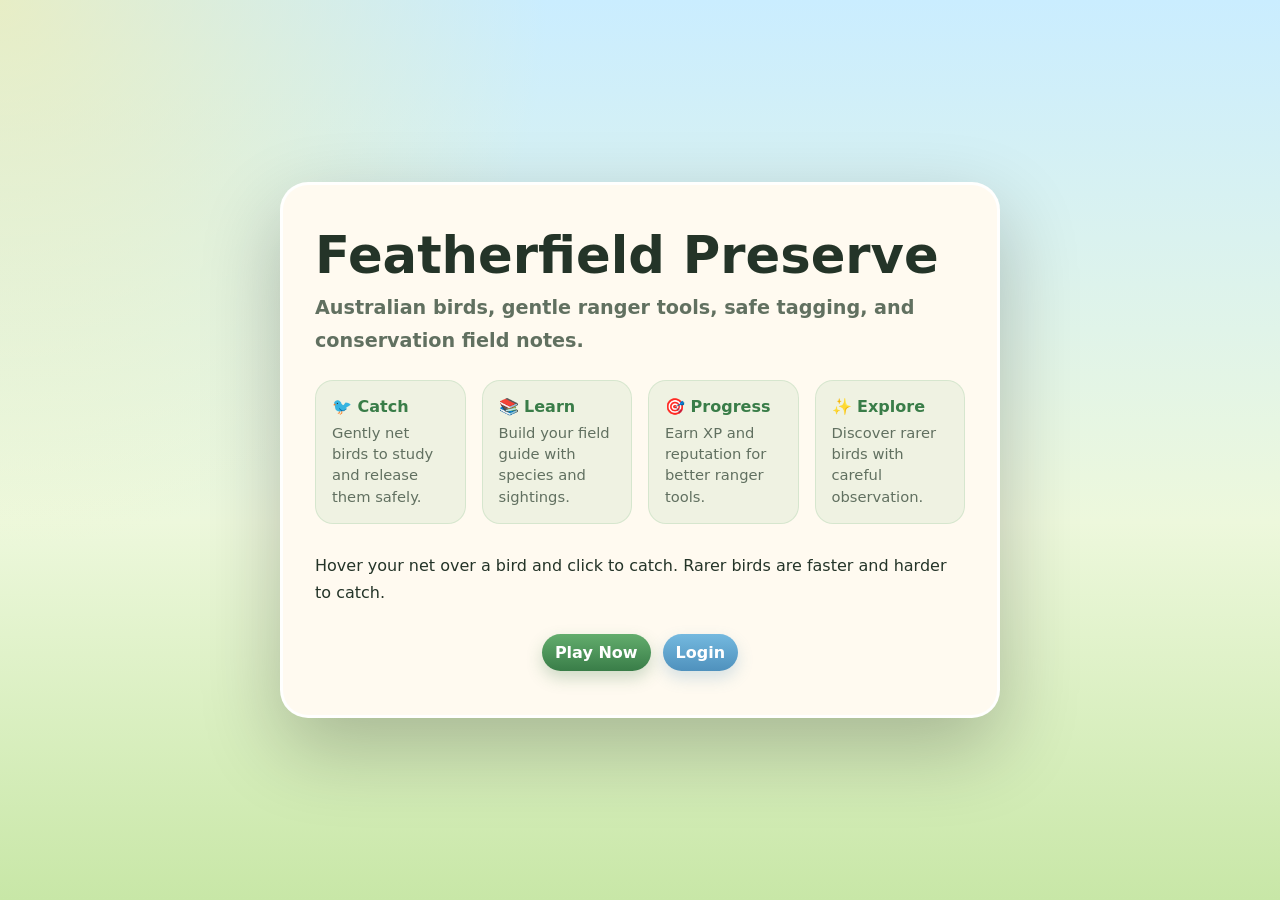
<file: New_flappy_happy_v16_reset_btn_fix.html>
<!DOCTYPE html>
<html lang="en">
<head>
  <meta charset="UTF-8" />
  <meta name="viewport" content="width=device-width, initial-scale=1.0" />

  <title>Featherfield Preserve - Australian Birds MVP</title>

  <!--
    Featherfield Preserve - readable single-file MVP

    This version keeps everything in one HTML file for easy classroom/demo use,
    but the code is divided into labelled sections so it is easier to edit.
  -->

  <style>
    /* ============================================================
       CSS 1. Theme variables
       ============================================================ */
    :root {
      --text: #243428;
      --muted: #617060;
      --panel: rgba(255, 255, 255, 0.9);
      --panel-solid: #fffaf0;
      --green: #63ad6d;
      --green-dark: #397d48;
      --blue: #5ca6da;
      --gold: #dfa840;
      --danger: #d46758;
      --shadow: 0 14px 34px rgba(40, 70, 48, 0.2);
      --radius: 22px;
    }

    /* ============================================================
       CSS 2. Base page layout
       ============================================================ */
    * {
      box-sizing: border-box;
    }

    html,
    body {
      margin: 0;
      min-height: 100%;
      font-family: system-ui, -apple-system, BlinkMacSystemFont, "Segoe UI", sans-serif;
      color: var(--text);
      background:
        radial-gradient(circle at top left, rgba(255, 238, 151, 0.55), transparent 35%),
        linear-gradient(180deg, #caedff 0%, #edf8dc 58%, #c8e7a7 100%);
      overflow: hidden;
    }

    button {
      font: inherit;
    }

    /* ============================================================
       CSS 3. Main game screen and top HUD
       ============================================================ */
    .app {
      width: 100vw;
      height: 100vh;
      display: grid;
      grid-template-rows: auto 1fr;
      gap: 12px;
      padding: 14px;
    }

    .topbar {
      display: grid;
      grid-template-columns: 1fr auto;
      gap: 12px;
      align-items: center;
      z-index: 5;
    }

    .brand-card,
    .stats-card {
      background: var(--panel);
      backdrop-filter: blur(12px);
      border: 1px solid rgba(255, 255, 255, 0.78);
      box-shadow: var(--shadow);
      border-radius: var(--radius);
    }

    .brand-card {
      padding: 14px 18px;
    }

    .brand-card h1 {
      margin: 0;
      line-height: 1.05;
      font-size: clamp(1.15rem, 2.6vw, 2rem);
    }

    .brand-card p {
      margin: 5px 0 0;
      color: var(--muted);
      font-size: 0.92rem;
    }

    .stats-card {
      display: flex;
      flex-wrap: wrap;
      justify-content: flex-end;
      align-items: center;
      gap: 9px;
      padding: 10px;
    }

    .pill {
      display: inline-flex;
      align-items: center;
      gap: 6px;
      padding: 8px 11px;
      border-radius: 999px;
      background: rgba(255, 255, 255, 0.78);
      font-size: 0.9rem;
      font-weight: 800;
      white-space: nowrap;
    }

    .xp-shell {
      width: 145px;
      height: 13px;
      overflow: hidden;
      background: rgba(54, 94, 67, 0.14);
      border-radius: 999px;
      box-shadow: inset 0 1px 2px rgba(0, 0, 0, 0.08);
    }

    .xp-fill {
      display: block;
      height: 100%;
      width: 0%;
      background: linear-gradient(90deg, #72d085, #efbd4e);
      border-radius: inherit;
      transition: width 180ms ease;
    }

    .button {
      border: 0;
      border-radius: 999px;
      padding: 9px 13px;
      color: white;
      background: linear-gradient(180deg, var(--green), var(--green-dark));
      box-shadow: 0 7px 16px rgba(57, 125, 72, 0.25);
      cursor: pointer;
      font-weight: 900;
      transition: transform 120ms ease, filter 120ms ease;
    }

    .button:hover {
      transform: translateY(-1px);
      filter: brightness(1.04);
    }

    .button.secondary {
      background: linear-gradient(180deg, #74b9df, #4f91bd);
      box-shadow: 0 7px 16px rgba(79, 145, 189, 0.24);
    }

    .button.warn {
      background: linear-gradient(180deg, #e08473, #c7584b);
      box-shadow: 0 7px 16px rgba(199, 88, 75, 0.22);
    }

    .game-shell {
      position: relative;
      min-height: 0;
      overflow: hidden;
      border-radius: 28px;
      border: 4px solid rgba(255, 255, 255, 0.8);
      box-shadow: 0 20px 54px rgba(45, 82, 55, 0.25);
      background: #bfeaff;
    }

    canvas {
      display: block;
      width: 100%;
      height: 100%;
      cursor: crosshair;
      touch-action: none;
    }

    .hint-card {
      position: absolute;
      left: 16px;
      bottom: 16px;
      width: min(470px, calc(100% - 32px));
      padding: 12px 14px;
      pointer-events: none;
      background: rgba(255, 255, 255, 0.84);
      backdrop-filter: blur(12px);
      border: 1px solid rgba(255, 255, 255, 0.88);
      border-radius: 18px;
      box-shadow: var(--shadow);
    }

    .hint-card strong {
      display: block;
      margin-bottom: 4px;
    }

    .hint-card span {
      display: block;
      color: var(--muted);
      font-size: 0.92rem;
      line-height: 1.4;
    }

    .toast-stack {
      position: absolute;
      top: 16px;
      left: 16px;
      z-index: 4;
      display: grid;
      gap: 8px;
      pointer-events: none;
    }

    .toast {
      width: min(430px, calc(100vw - 60px));
      padding: 12px 14px;
      background: rgba(255, 255, 255, 0.92);
      backdrop-filter: blur(12px);
      border: 1px solid rgba(255, 255, 255, 0.9);
      border-radius: 18px;
      box-shadow: var(--shadow);
      animation: popIn 170ms ease both;
    }

    .toast h3 {
      margin: 0 0 4px;
      font-size: 1rem;
    }

    .toast p {
      margin: 0;
      color: var(--muted);
      font-size: 0.9rem;
      line-height: 1.35;
    }

    @keyframes popIn {
      from {
        opacity: 0;
        transform: translateY(-8px) scale(0.98);
      }

      to {
        opacity: 1;
        transform: translateY(0) scale(1);
      }
    }

    /* ============================================================
       CSS 4. Modal windows: store and field guide
       ============================================================ */
    .modal-backdrop {
      position: fixed;
      inset: 0;
      z-index: 20;
      display: none;
      place-items: center;
      padding: 18px;
      background: rgba(25, 45, 30, 0.45);
      backdrop-filter: blur(8px);
    }

    .modal-backdrop.show {
      display: grid;
    }

    .modal {
      width: min(1040px, 100%);
      max-height: min(800px, 92vh);
      overflow: auto;
      background: var(--panel-solid);
      border: 3px solid rgba(255, 255, 255, 0.92);
      border-radius: 28px;
      box-shadow: 0 30px 82px rgba(0, 0, 0, 0.28);
    }

    .modal-header {
      position: sticky;
      top: 0;
      z-index: 2;
      display: flex;
      align-items: center;
      justify-content: space-between;
      gap: 12px;
      padding: 18px 20px;
      background: rgba(255, 250, 240, 0.97);
      border-bottom: 1px solid rgba(76, 93, 65, 0.13);
    }

    .modal-header h2 {
      margin: 0;
      font-size: 1.35rem;
    }

    .modal-body {
      padding: 18px 20px 22px;
    }

    .close-button {
      width: 38px;
      height: 38px;
      border: 0;
      border-radius: 999px;
      background: #f0dec5;
      color: #5e4b34;
      font-size: 1.2rem;
      font-weight: 900;
      cursor: pointer;
    }

    .grid {
      display: grid;
      grid-template-columns: repeat(auto-fit, minmax(245px, 1fr));
      gap: 14px;
    }

    .item-card {
      background: white;
      border: 1px solid rgba(76, 93, 65, 0.12);
      border-radius: 20px;
      box-shadow: 0 8px 22px rgba(43, 75, 52, 0.08);
      padding: 15px;
    }

    .item-card h3 {
      margin: 0 0 6px;
    }

    .item-card p {
      margin: 7px 0;
      color: var(--muted);
      line-height: 1.42;
    }

    .meta {
      display: flex;
      flex-wrap: wrap;
      gap: 6px;
      margin: 10px 0 12px;
    }

    .tag {
      display: inline-flex;
      align-items: center;
      padding: 5px 8px;
      border-radius: 999px;
      background: #eef7e8;
      color: #3d774d;
      font-size: 0.78rem;
      font-weight: 900;
    }

    .tag.common {
      background: #edf8e9;
      color: #4e8f49;
    }

    .tag.uncommon {
      background: #e7f4ff;
      color: #3b7eab;
    }

    .tag.rare {
      background: #f1e8ff;
      color: #7350b6;
    }

    .tag.epic {
      background: #fff0fb;
      color: #b84ca2;
    }

    .tag.legendary {
      background: #fff6d9;
      color: #9c6b11;
    }

    .tag.conservation {
      background: #e8f7ef;
      color: #32764c;
    }

    .locked {
      filter: grayscale(0.65);
      opacity: 0.72;
    }

    .card-actions {
      display: flex;
      flex-wrap: wrap;
      gap: 8px;
      margin-top: 10px;
    }

    .mini-button {
      border: 0;
      border-radius: 999px;
      padding: 8px 11px;
      background: #e9f6df;
      color: #356c43;
      cursor: pointer;
      font-weight: 900;
    }

    .mini-button.primary {
      background: var(--green);
      color: white;
    }

    .mini-button:disabled {
      cursor: not-allowed;
      opacity: 0.55;
    }

    @media (max-width: 880px) {
      html,
      body {
        overflow: auto;
      }

      .app {
        min-height: 100vh;
        height: auto;
      }

      .topbar {
        grid-template-columns: 1fr;
      }

      .stats-card {
        justify-content: flex-start;
      }

      .game-shell {
        height: 69vh;
        min-height: 510px;
      }

      .hint-card {
        right: 12px;
        left: 12px;
        bottom: 12px;
      }
    }

    @media (min-width: 881px) {
      .game-shell {
        height: 100%;
      }
    }

    /* ============================================================
       CSS 5. Landing and login screens
       ============================================================ */
    .landing-page {
      position: fixed;
      inset: 0;
      z-index: 100;
      display: grid;
      place-items: center;
      padding: 20px;
      background:
        radial-gradient(circle at top left, rgba(255, 238, 151, 0.55), transparent 35%),
        linear-gradient(180deg, #caedff 0%, #edf8dc 58%, #c8e7a7 100%);
      backdrop-filter: blur(8px);
    }

    .landing-content {
      width: min(720px, 100%);
      background: var(--panel-solid);
      border-radius: 28px;
      padding: 44px 32px;
      box-shadow: 0 30px 80px rgba(0, 0, 0, 0.24);
      border: 3px solid rgba(255, 255, 255, 0.92);
      animation: slideUp 600ms ease both;
      overflow: hidden;
    }

    @keyframes slideUp {
      from {
        opacity: 0;
        transform: translateY(40px);
      }
      to {
        opacity: 1;
        transform: translateY(0);
      }
    }

    .landing-content h1 {
      margin: 0 0 10px;
      font-size: clamp(2rem, 5vw, 3.2rem);
      line-height: 1.05;
    }

    .landing-content .subtitle {
      margin: 0 0 22px;
      color: var(--muted);
      font-size: clamp(1rem, 2.4vw, 1.2rem);
      font-weight: 600;
    }

    .landing-content p {
      margin: 0 0 28px;
      color: var(--text);
      line-height: 1.7;
      font-size: 1rem;
    }

    .landing-content .features {
      display: grid;
      grid-template-columns: repeat(auto-fit, minmax(150px, 1fr));
      gap: 16px;
      margin-bottom: 28px;
      text-align: left;
    }

    .feature-item {
      padding: 16px;
      border-radius: 18px;
      background: rgba(99, 173, 109, 0.1);
      border: 1px solid rgba(99, 173, 109, 0.18);
    }

    .feature-item strong {
      display: block;
      margin-bottom: 6px;
      color: var(--green-dark);
    }

    .feature-item span {
      color: var(--muted);
      font-size: 0.92rem;
      line-height: 1.45;
    }

    .button-group {
      display: flex;
      flex-wrap: wrap;
      justify-content: center;
      gap: 12px;
      margin-top: 12px;
    }

    .login-page {
      position: fixed;
      inset: 0;
      z-index: 100;
      display: none;
      place-items: center;
      padding: 20px;
      background:
        radial-gradient(circle at top left, rgba(255, 238, 151, 0.55), transparent 35%),
        linear-gradient(180deg, #caedff 0%, #edf8dc 58%, #c8e7a7 100%);
      backdrop-filter: blur(8px);
    }

    .login-page.show {
      display: grid;
    }

    .login-content {
      width: min(520px, 100%);
      background: var(--panel-solid);
      border-radius: 28px;
      padding: 40px 30px;
      box-shadow: 0 30px 80px rgba(0, 0, 0, 0.24);
      border: 3px solid rgba(255, 255, 255, 0.92);
      animation: slideUp 600ms ease both;
      text-align: center;
    }

    .login-content h2 {
      margin: 0 0 22px;
      font-size: clamp(1.8rem, 4vw, 2.4rem);
      line-height: 1.05;
    }

    .login-form {
      display: grid;
      gap: 16px;
      margin-bottom: 22px;
    }

    .login-content input {
      width: 100%;
      padding: 14px 16px;
      border: 2px solid rgba(76, 93, 65, 0.18);
      border-radius: 14px;
      background: rgba(255, 255, 255, 0.72);
      color: var(--text);
      font-size: 1rem;
    }

    .login-content input:focus {
      outline: none;
      border-color: var(--green);
    }

    .login-content input::placeholder {
      color: var(--muted);
    }

    .login-button {
      width: 100%;
      border: 0;
      border-radius: 999px;
      padding: 14px 20px;
      font-weight: 900;
      font-size: 1rem;
      color: white;
      background: linear-gradient(180deg, var(--green), var(--green-dark));
      box-shadow: 0 7px 16px rgba(57, 125, 72, 0.25);
      cursor: pointer;
      transition: transform 120ms ease, filter 120ms ease;
    }

    .login-button:hover {
      transform: translateY(-2px);
      filter: brightness(1.06);
    }

    .back-button,
    .signup-button {
      border: 0;
      border-radius: 999px;
      padding: 12px 20px;
      font-weight: 900;
      font-size: 1rem;
      cursor: pointer;
      transition: transform 120ms ease, filter 120ms ease, background 120ms ease;
    }

    .back-button {
      background: transparent;
      color: var(--text);
      border: 2px solid rgba(97, 112, 96, 0.22);
      width: 100%;
    }

    .back-button:hover {
      transform: translateY(-2px);
      background: rgba(97, 112, 96, 0.08);
    }

    .signup-button {
      width: 100%;
      background: linear-gradient(180deg, #74b9df, #4f91bd);
      color: white;
      box-shadow: 0 7px 16px rgba(79, 145, 189, 0.24);
    }

    .signup-button:hover {
      transform: translateY(-2px);
      filter: brightness(1.06);
    }
  </style>
</head>

<body>
  <!-- ============================================================
       HTML 1. Landing screen
       ============================================================ -->
  <div class="landing-page" id="landingPage">
    <div class="landing-content">
      <h1>Featherfield Preserve</h1>
      <p class="subtitle">Australian birds, gentle ranger tools, safe tagging, and conservation field notes.</p>

      <div class="features">
        <div class="feature-item">
          <strong>🐦 Catch</strong>
          <span>Gently net birds to study and release them safely.</span>
        </div>
        <div class="feature-item">
          <strong>📚 Learn</strong>
          <span>Build your field guide with species and sightings.</span>
        </div>
        <div class="feature-item">
          <strong>🎯 Progress</strong>
          <span>Earn XP and reputation for better ranger tools.</span>
        </div>
        <div class="feature-item">
          <strong>✨ Explore</strong>
          <span>Discover rarer birds with careful observation.</span>
        </div>
      </div>

      <p>Hover your net over a bird and click to catch. Rarer birds are faster and harder to catch.</p>

      <div class="button-group">
        <button class="button" id="startGameButton">Play Now</button>
        <button class="button secondary" id="loginButton">Login</button>
      </div>
    </div>
  </div>

  <!-- ============================================================
       HTML 2. Prototype login screen
       ============================================================ -->
  <div class="login-page" id="loginPage">
    <div class="login-content">
      <h2>Welcome Back</h2>
      <form id="loginForm" class="login-form">
        <input type="email" id="emailInput" placeholder="Email" required>
        <input type="password" id="passwordInput" placeholder="Password" required>
        <button type="submit" class="login-button">Login</button>
      </form>
      <button class="back-button" id="backButton">Back to Landing</button>
      <div style="margin-top: 18px; text-align: center; color: var(--muted);">
        <p style="margin: 0 0 14px;">Don't have an account?</p>
        <button class="signup-button" id="signupButton">Sign Up</button>
      </div>
    </div>
  </div>

  <!-- ============================================================
       HTML 3. Main game app: HUD + canvas
       ============================================================ -->
  <main class="app" style="display: none;">
    <section class="topbar">
      <div class="brand-card">
        <h1>Featherfield Preserve</h1>
        <p>Australian birds, gentle ranger tools, field notes, safe tagging, and release.</p>
      </div>

      <div class="stats-card">
        <span class="pill">Lv. <span id="levelText">1</span></span>

        <span class="pill">
          XP
          <span class="xp-shell">
            <span class="xp-fill" id="xpFill"></span>
          </span>
          <span id="xpText">0 / 75</span>
        </span>

        <span class="pill">🪙 <span id="coinText">0</span></span>
        <span class="pill">🌿 Rep <span id="repText">0</span></span>
        <span class="pill">Net: <span id="netText">Starter</span></span>

        <button class="button" id="storeButton">Store</button>
        <button class="button secondary" id="guideButton">Field Guide</button>
        <button class="button warn" id="resetButton">Reset</button>
      </div>
    </section>

    <section class="game-shell">
      <canvas id="gameCanvas" aria-label="Australian bird preserve game canvas"></canvas>

      <div class="toast-stack" id="toastStack"></div>

      <div class="hint-card">
        <strong>How to play</strong>
        <span>
          Aim from the ranger and click/tap to launch the soft net. Catchable birds are safely checked,
          tagged, and released. Special conservation birds are observed instead of captured.
        </span>
      </div>
    </section>
  </main>

  <!-- ============================================================
       HTML 4. Shared modal used by the store and field guide
       ============================================================ -->
  <div class="modal-backdrop" id="modalBackdrop">
    <div class="modal" role="dialog" aria-modal="true">
      <div class="modal-header">
        <h2 id="modalTitle">Modal</h2>
        <button class="close-button" id="closeModalButton" aria-label="Close modal">×</button>
      </div>

      <div class="modal-body" id="modalBody"></div>
    </div>
  </div>

  <script>
    (() => {
      "use strict";

      /*
        JavaScript map
        1. Configuration and game data
        2. DOM references and game state
        3. Save, progression, and utility helpers
        4. Bird spawning and movement
        5. Net throwing, catching, and conservation handling
        6. HUD, toast messages, and drawing
        7. Store, field guide, input, and game startup
      */

      // ============================================================
      // JS 1. Configuration and game data
      // ============================================================

      const STORAGE_KEY = "featherfield_preserve_australia_v2";

      // Rarity controls labels, UI colour, and the subtle glow drawn around special birds.
      const RARITY = {
        common: {
          label: "Common",
          color: "#6caf66",
          glow: "rgba(108, 175, 102, 0.16)"
        },
        uncommon: {
          label: "Uncommon",
          color: "#3d9ed1",
          glow: "rgba(61, 158, 209, 0.17)"
        },
        rare: {
          label: "Rare",
          color: "#8160cf",
          glow: "rgba(129, 96, 207, 0.2)"
        },
        epic: {
          label: "Epic",
          color: "#cc54b7",
          glow: "rgba(204, 84, 183, 0.25)"
        },
        legendary: {
          label: "Conservation",
          color: "#d89b2a",
          glow: "rgba(216, 155, 42, 0.25)"
        }
      };

      /*
        Bird records combine:
        - real species identity: commonName and scientificName
        - gameplay values: rarity, speed, difficulty, rewards, unlock level
        - render values: body, wing, chest, accent, beak
        - collection text: fieldGuide
      */
      const BIRDS = [
        {
          id: "willie_wagtail",
          commonName: "Willie Wagtail",
          scientificName: "Rhipidura leucophrys",
          rarity: "common",
          handling: "catch_release",
          spawnWeight: 34,
          levelRequired: 1,
          size: 14,
          speed: 88,
          catchDifficulty: 13,
          alertRate: 0.2,
          xp: 9,
          coins: 6,
          reputation: 1,
          body: "#1d2224",
          wing: "#101314",
          chest: "#f3f2ea",
          accent: "#ffffff",
          beak: "#181818",
          movementStyle: "zigzag",
          fieldGuide:
            "A small black-and-white fantail with a white chest and eyebrow. It flicks and fans its tail while searching for insects."
        },
        {
          id: "australian_magpie",
          commonName: "Australian Magpie",
          scientificName: "Gymnorhina tibicen",
          rarity: "common",
          handling: "catch_release",
          spawnWeight: 28,
          levelRequired: 1,
          size: 20,
          speed: 50,
          catchDifficulty: 17,
          alertRate: 0.31,
          xp: 12,
          coins: 8,
          reputation: 1,
          body: "#151719",
          wing: "#f1f0e8",
          chest: "#0f1011",
          accent: "#dfded4",
          beak: "#d8d4c8",
          movementStyle: "territorial",
          fieldGuide:
            "A familiar black-and-white Australian bird. Magpies live in defended territories and are known for their rich warbling calls."
        },
        {
          id: "galah",
          commonName: "Galah",
          scientificName: "Eolophus roseicapilla",
          rarity: "uncommon",
          handling: "catch_release",
          spawnWeight: 17,
          levelRequired: 1,
          size: 21,
          speed: 60,
          catchDifficulty: 22,
          alertRate: 0.25,
          xp: 20,
          coins: 14,
          reputation: 2,
          body: "#eaa3b5",
          wing: "#92979e",
          chest: "#efabc0",
          accent: "#f3cad4",
          beak: "#dad2c8",
          movementStyle: "flock",
          fieldGuide:
            "A rose-pink and grey cockatoo often seen in noisy groups. Galahs have a bouncing, acrobatic flight."
        },
        {
          id: "rainbow_lorikeet",
          commonName: "Rainbow Lorikeet",
          scientificName: "Trichoglossus moluccanus",
          rarity: "uncommon",
          handling: "catch_release",
          spawnWeight: 15,
          levelRequired: 2,
          size: 17,
          speed: 92,
          catchDifficulty: 28,
          alertRate: 0.29,
          xp: 25,
          coins: 18,
          reputation: 2,
          body: "#238243",
          wing: "#126a31",
          chest: "#e67a2f",
          head: "#3656a7",
          accent: "#f3c739",
          beak: "#e34e34",
          movementStyle: "burst",
          fieldGuide:
            "A bright lorikeet with green wings, blue head, orange-yellow breast, and red beak. Often noisy and fast-moving."
        },
        {
          id: "superb_fairy_wren",
          commonName: "Superb Fairy-wren",
          scientificName: "Malurus cyaneus",
          rarity: "rare",
          handling: "catch_release",
          spawnWeight: 7,
          levelRequired: 2,
          size: 11,
          speed: 99,
          catchDifficulty: 38,
          alertRate: 0.39,
          xp: 48,
          coins: 34,
          reputation: 4,
          body: "#2b57b8",
          wing: "#17264f",
          chest: "#161819",
          accent: "#65a9ff",
          beak: "#161616",
          movementStyle: "tiny_hopper",
          fieldGuide:
            "A tiny, energetic wren. Adult males can show striking blue and black breeding plumage."
        },
        {
          id: "laughing_kookaburra",
          commonName: "Laughing Kookaburra",
          scientificName: "Dacelo novaeguineae",
          rarity: "rare",
          handling: "catch_release",
          spawnWeight: 6,
          levelRequired: 3,
          size: 26,
          speed: 38,
          catchDifficulty: 33,
          alertRate: 0.34,
          xp: 56,
          coins: 42,
          reputation: 4,
          body: "#d8c5a5",
          wing: "#765437",
          chest: "#f2eadc",
          accent: "#3d3027",
          beak: "#51483e",
          movementStyle: "perch",
          fieldGuide:
            "A large kingfisher with off-white underparts, brown wings, and a famous laughing call."
        },
        {
          id: "black_swan",
          commonName: "Black Swan",
          scientificName: "Cygnus atratus",
          rarity: "epic",
          handling: "catch_release",
          spawnWeight: 2,
          levelRequired: 4,
          size: 31,
          speed: 28,
          catchDifficulty: 42,
          alertRate: 0.28,
          xp: 105,
          coins: 85,
          reputation: 8,
          body: "#161515",
          wing: "#222222",
          chest: "#1b1b1b",
          accent: "#ffffff",
          beak: "#df4635",
          movementStyle: "water_glide",
          fieldGuide:
            "A large mostly black waterbird with white wing tips visible in flight and an orange-red bill."
        },
        {
          id: "carnabys_black_cockatoo",
          commonName: "Carnaby’s Black-Cockatoo",
          scientificName: "Zanda latirostris",
          rarity: "legendary",
          handling: "observe_only",
          spawnWeight: 1,
          levelRequired: 5,
          size: 30,
          speed: 72,
          catchDifficulty: 999,
          alertRate: 0.45,
          xp: 140,
          coins: 0,
          reputation: 18,
          body: "#171719",
          wing: "#101011",
          chest: "#1c1c1e",
          accent: "#f0f0df",
          beak: "#a9a190",
          movementStyle: "conservation_flyover",
          fieldGuide:
            "A south-west Western Australian black-cockatoo. In this game it is observed and protected, not captured."
        }
      ];

      // Net records define the store upgrades and how the thrown net behaves.
      const NETS = [
        {
          id: "starter",
          name: "Starter Net",
          shortName: "Starter",
          cost: 0,
          unlockLevel: 1,
          radius: 42,
          range: 430,
          throwSpeed: 560,
          cooldownMs: 1000,
          baseCatchChance: 76,
          rareBonus: 0,
          stealth: 0,
          description:
            "A balanced soft ranger net. Good range, average opening size, and forgiving cooldown."
        },
        {
          id: "wide",
          name: "Wide Net",
          shortName: "Wide",
          cost: 110,
          unlockLevel: 2,
          radius: 62,
          range: 360,
          throwSpeed: 455,
          cooldownMs: 1350,
          baseCatchChance: 72,
          rareBonus: -2,
          stealth: 0,
          description:
            "Opens wide and is easier to aim, but travels slower and has a longer cooldown."
        },
        {
          id: "quick",
          name: "Quick Net",
          shortName: "Quick",
          cost: 165,
          unlockLevel: 3,
          radius: 34,
          range: 510,
          throwSpeed: 760,
          cooldownMs: 650,
          baseCatchChance: 78,
          rareBonus: 0,
          stealth: 0,
          description:
            "Fast and responsive. Excellent for skilled timing, but the smaller opening demands accuracy."
        },
        {
          id: "silent",
          name: "Silent Net",
          shortName: "Silent",
          cost: 320,
          unlockLevel: 4,
          radius: 44,
          range: 440,
          throwSpeed: 570,
          cooldownMs: 1050,
          baseCatchChance: 79,
          rareBonus: 8,
          stealth: 0.38,
          description:
            "A quieter conservation net that creates less stress and helps with skittish rare birds."
        }
      ];

      // ============================================================
      // JS 2. DOM references and game state
      // ============================================================

      // Canvas setup. All game graphics are drawn here.
      const canvas = document.getElementById("gameCanvas");
      const ctx = canvas.getContext("2d");

      // Screens.
      const landingPage = document.getElementById("landingPage");
      const loginPage = document.getElementById("loginPage");
      const startGameButton = document.getElementById("startGameButton");
      const loginButton = document.getElementById("loginButton");
      const backButton = document.getElementById("backButton");
      const loginForm = document.getElementById("loginForm");
      const signupButton = document.getElementById("signupButton");

      // HUD values.
      const levelText = document.getElementById("levelText");
      const xpFill = document.getElementById("xpFill");
      const xpText = document.getElementById("xpText");
      const coinText = document.getElementById("coinText");
      const repText = document.getElementById("repText");
      const netText = document.getElementById("netText");

      // Main action buttons.
      const storeButton = document.getElementById("storeButton");
      const guideButton = document.getElementById("guideButton");
      const resetButton = document.getElementById("resetButton");

      // Shared modal and notification area.
      const modalBackdrop = document.getElementById("modalBackdrop");
      const modalTitle = document.getElementById("modalTitle");
      const modalBody = document.getElementById("modalBody");
      const closeModalButton = document.getElementById("closeModalButton");
      const toastStack = document.getElementById("toastStack");

      // Canvas dimensions are updated by resizeCanvas().
      let width = 900;
      let height = 620;
      let lastTime = performance.now();

      // Runtime objects currently active in the game world.
      let birds = [];
      let floatingTexts = [];
      let activeNet = null;

      // Timers controlling bird spawning and net cooldown.
      let spawnTimer = 0;
      let nextSpawnDelay = random(600, 1500);
      let nextThrowAt = 0;
      let cooldownPulse = 0;

      // Pointer tracks the mouse/touch location for aiming.
      const pointer = {
        x: 450,
        y: 300,
        active: false
      };

      // Player/ranger location near the bottom of the canvas.
      const player = {
        x: 450,
        y: 560,
        radius: 24,
        bob: 0
      };

      // Save data is loaded once, then updated whenever rewards or purchases happen.
      let save = loadSave();

      // ============================================================
      // JS 3. Save, progression, and utility helpers
      // ============================================================

      // Creates a new save file shape, including an empty collection entry for every bird.
      function createDefaultSave() {
        const collection = {};

        for (const bird of BIRDS) {
          collection[bird.id] = {
            discovered: false,
            observed: false,
            totalHandled: 0,
            totalObserved: 0,
            bestQuality: null,
            firstSeenAt: null
          };
        }

        return {
          xp: 0,
          coins: 0,
          reputation: 0,
          equippedNetId: "starter",
          ownedNetIds: ["starter"],
          collection,
          totalSafeHandles: 0,
          totalObservations: 0
        };
      }

      // Loads browser save data and merges it with the current bird/net lists so old saves still work after updates.
      function loadSave() {
        try {
          const raw = localStorage.getItem(STORAGE_KEY);
          const parsed = raw ? JSON.parse(raw) : null;
          const base = createDefaultSave();

          if (!parsed || typeof parsed !== "object") {
            return base;
          }

          const mergedCollection = { ...base.collection };

          for (const bird of BIRDS) {
            mergedCollection[bird.id] = {
              ...base.collection[bird.id],
              ...(parsed.collection ? parsed.collection[bird.id] : {})
            };
          }

          const merged = {
            ...base,
            ...parsed,
            collection: mergedCollection,
            ownedNetIds:
              Array.isArray(parsed.ownedNetIds) && parsed.ownedNetIds.length
                ? parsed.ownedNetIds
                : ["starter"]
          };

          if (!merged.ownedNetIds.includes("starter")) {
            merged.ownedNetIds.push("starter");
          }

          if (!NETS.some((net) => net.id === merged.equippedNetId)) {
            merged.equippedNetId = "starter";
          }

          return merged;
        } catch (error) {
          console.warn("Could not load save. Starting fresh.", error);
          return createDefaultSave();
        }
      }

      // Stores the current save data in localStorage.
      function writeSave() {
        localStorage.setItem(STORAGE_KEY, JSON.stringify(save));
      }

      // Returns the XP needed to move from the given level to the next level.
      function xpRequiredForLevel(level) {
        return Math.floor(75 * Math.pow(level, 1.45));
      }

      // Converts total XP into the current level, current-level XP, and XP needed for the next level.
      function getLevelInfo(totalXp) {
        let level = 1;
        let remaining = totalXp;

        while (remaining >= xpRequiredForLevel(level)) {
          remaining -= xpRequiredForLevel(level);
          level += 1;
        }

        return {
          level,
          current: remaining,
          needed: xpRequiredForLevel(level)
        };
      }

      // Finds the currently equipped net, falling back to the starter net if something is wrong.
      function getEquippedNet() {
        return NETS.find((net) => net.id === save.equippedNetId) || NETS[0];
      }

      // Keeps a number inside a minimum and maximum range.
      function clamp(value, min, max) {
        return Math.max(min, Math.min(max, value));
      }

      // Returns a random decimal between min and max.
      function random(min, max) {
        return Math.random() * (max - min) + min;
      }

      // Measures the straight-line distance between two points.
      function distance(ax, ay, bx, by) {
        return Math.hypot(ax - bx, ay - by);
      }

      // Escapes text before placing it into HTML, which prevents accidental markup injection.
      function escapeHtml(value) {
        return String(value)
          .replaceAll("&", "&amp;")
          .replaceAll("<", "&lt;")
          .replaceAll(">", "&gt;")
          .replaceAll('"', "&quot;")
          .replaceAll("'", "&#039;");
      }

      // Creates a unique ID for temporary game objects like spawned birds.
      function safeId() {
        if (globalThis.crypto && typeof globalThis.crypto.randomUUID === "function") {
          return globalThis.crypto.randomUUID();
        }

        return `${Date.now()}-${Math.random().toString(16).slice(2)}`;
      }

      // Resizes the drawing canvas to match the visible game area and recentres the ranger.
      function resizeCanvas() {
        const rect = canvas.getBoundingClientRect();
        const dpr = Math.max(1, window.devicePixelRatio || 1);

        width = Math.max(320, rect.width);
        height = Math.max(480, rect.height);

        canvas.width = Math.floor(width * dpr);
        canvas.height = Math.floor(height * dpr);

        ctx.setTransform(dpr, 0, 0, dpr, 0, 0);

        player.x = width / 2;
        player.y = height - 68;

        if (!pointer.active) {
          pointer.x = width / 2;
          pointer.y = height / 2;
        }
      }

      // ============================================================
      // JS 4. Bird spawning and movement
      // ============================================================

      // Chooses a bird that the player has unlocked, using spawnWeight to make common birds appear more often.
      function chooseWeightedBird() {
        const level = getLevelInfo(save.xp).level;

        const availableBirds = BIRDS.filter((bird) => level >= bird.levelRequired);

        const totalWeight = availableBirds.reduce((sum, bird) => sum + bird.spawnWeight, 0);
        let roll = Math.random() * totalWeight;

        for (const bird of availableBirds) {
          roll -= bird.spawnWeight;

          if (roll <= 0) {
            return bird;
          }
        }

        return availableBirds[0];
      }

      // Creates one bird in the habitat and gives it starting position, velocity, timers, and behaviour state.
      function spawnBird() {
        const data = chooseWeightedBird();

        let x = random(50, width - 50);
        let y = random(82, height - 170);

        if (data.movementStyle === "water_glide") {
          x = random(80, width - 80);
          y = height - 172;
        }

        if (data.movementStyle === "conservation_flyover") {
          x = Math.random() < 0.5 ? -60 : width + 60;
          y = random(90, height * 0.42);
        }

        const angle = random(0, Math.PI * 2);
        const direction = data.movementStyle === "conservation_flyover"
          ? x < 0
            ? 1
            : -1
          : Math.cos(angle) >= 0
            ? 1
            : -1;

        const speed = data.speed * random(0.84, 1.18);

        birds.push({
          uid: safeId(),
          data,
          x,
          y,
          vx: direction * speed,
          vy: Math.sin(angle) * speed * 0.48,
          size: data.size,
          alert: 0,
          state: "foraging",
          age: 0,
          flap: random(0, Math.PI * 2),
          turnTimer: random(0.45, 1.5),
          pauseTimer: 0,
          lifeLimit:
            data.rarity === "legendary"
              ? random(7, 11)
              : data.rarity === "epic"
                ? random(12, 17)
                : data.rarity === "rare"
                  ? random(14, 22)
                  : random(20, 31)
        });
      }

      // Adds new birds over time while keeping the total number on screen manageable.
      function updateSpawning(deltaTime) {
        spawnTimer += deltaTime * 1000;

        const maxBirds = width < 640 ? 5 : 8;

        if (birds.length < maxBirds && spawnTimer >= nextSpawnDelay) {
          spawnBird();

          spawnTimer = 0;
          nextSpawnDelay = random(650, 1650);
        }
      }

      // Updates alertness, movement, fleeing behaviour, and off-screen cleanup for every bird.
      function updateBirds(deltaTime) {
        const net = getEquippedNet();

        for (const bird of birds) {
          bird.age += deltaTime;
          bird.flap += deltaTime * 9;
          bird.turnTimer -= deltaTime;
          bird.pauseTimer = Math.max(0, bird.pauseTimer - deltaTime);

          const pointerDistance = distance(pointer.x, pointer.y, bird.x, bird.y);

          if (pointer.active && pointerDistance < 86) {
            bird.alert += bird.data.alertRate * (1 - net.stealth) * deltaTime * 0.55;
          } else {
            bird.alert -= deltaTime * 0.075;
          }

          if (activeNet) {
            const netDistance = distance(activeNet.x, activeNet.y, bird.x, bird.y);
            if (netDistance < activeNet.radius + 90) {
              bird.alert += bird.data.alertRate * (1 - net.stealth) * deltaTime * 1.2;
            }
          }

          bird.alert = clamp(bird.alert, 0, 1.55);

          applyMovementStyle(bird, deltaTime);

          if (
            bird.age > bird.lifeLimit ||
            (bird.alert > 1.24 && ["rare", "epic", "legendary"].includes(bird.data.rarity))
          ) {
            bird.state = "fleeing";
          }

          if (bird.state === "fleeing") {
            bird.vy -= 120 * deltaTime;
            bird.vx += bird.vx >= 0 ? 28 * deltaTime : -28 * deltaTime;
          }

          bird.x += bird.vx * deltaTime;
          bird.y += bird.vy * deltaTime;

          constrainBirdToHabitat(bird);
        }

        birds = birds.filter((bird) => {
          const margin = 180;

          return (
            bird.x > -margin &&
            bird.x < width + margin &&
            bird.y > -margin &&
            bird.y < height + margin
          );
        });
      }

      // Applies each species movement style, such as zigzagging, perching, gliding, or flyover movement.
      function applyMovementStyle(bird, deltaTime) {
        const data = bird.data;

        if (bird.state === "fleeing") {
          return;
        }

        if (data.movementStyle === "perch") {
          if (bird.pauseTimer <= 0 && Math.random() < deltaTime * 0.55) {
            bird.pauseTimer = random(0.7, 1.8);
          }

          if (bird.pauseTimer > 0) {
            bird.vx *= 0.9;
            bird.vy *= 0.88;
            return;
          }
        }

        if (bird.turnTimer > 0) {
          return;
        }

        let speed = data.speed * random(0.78, 1.28) * (1 + bird.alert * 0.38);
        let angle = Math.atan2(bird.vy, bird.vx);

        if (data.movementStyle === "zigzag") {
          angle += random(-1.25, 1.25);
          speed *= 1.08;
          bird.turnTimer = random(0.22, 0.58);
        } else if (data.movementStyle === "territorial") {
          const homeBias = Math.atan2(height * 0.45 - bird.y, width * 0.5 - bird.x);
          angle = angle * 0.55 + homeBias * 0.45 + random(-0.7, 0.7);
          bird.turnTimer = random(0.6, 1.25);
        } else if (data.movementStyle === "flock") {
          angle += random(-0.6, 0.6);
          speed *= 0.94;
          bird.turnTimer = random(0.5, 1.2);
        } else if (data.movementStyle === "burst") {
          angle += random(-0.85, 0.85);
          speed *= Math.random() < 0.45 ? 1.55 : 0.55;
          bird.turnTimer = random(0.25, 0.85);
        } else if (data.movementStyle === "tiny_hopper") {
          angle += random(-1.5, 1.5);
          speed *= Math.random() < 0.5 ? 1.35 : 0.35;
          bird.turnTimer = random(0.2, 0.55);
        } else if (data.movementStyle === "water_glide") {
          angle = Math.random() < 0.5 ? 0 : Math.PI;
          speed *= 0.55;
          bird.turnTimer = random(1.4, 2.8);
        } else if (data.movementStyle === "conservation_flyover") {
          speed *= 1.08;
          bird.vx = bird.vx >= 0 ? speed : -speed;
          bird.vy = Math.sin(bird.age * 1.4) * 14;
          bird.turnTimer = random(0.9, 1.4);
          return;
        } else {
          angle += random(-0.75, 0.75);
          bird.turnTimer = random(0.5, 1.5);
        }

        bird.vx = Math.cos(angle) * speed;
        bird.vy = Math.sin(angle) * speed * 0.52;
      }

      // Keeps normal birds inside the playable habitat area by bouncing them away from edges.
      function constrainBirdToHabitat(bird) {
        if (bird.state === "fleeing" || bird.data.movementStyle === "conservation_flyover") {
          return;
        }

        const minY = 72;
        const maxY = bird.data.movementStyle === "water_glide"
          ? height - 148
          : height - 135;

        if (bird.x < 36) {
          bird.x = 36;
          bird.vx = Math.abs(bird.vx);
        }

        if (bird.x > width - 36) {
          bird.x = width - 36;
          bird.vx = -Math.abs(bird.vx);
        }

        if (bird.y < minY) {
          bird.y = minY;
          bird.vy = Math.abs(bird.vy);
        }

        if (bird.y > maxY) {
          bird.y = maxY;
          bird.vy = -Math.abs(bird.vy);
        }
      }

      // ============================================================
      // JS 5. Net throwing, catching, and conservation handling
      // ============================================================

      // Launches the currently equipped net from the ranger toward the pointer.
      function fireNet(targetX, targetY) {
        const now = performance.now();
        const net = getEquippedNet();

        if (activeNet) {
          showToast("Net already deployed", "Let your current net finish its throw first.");
          return;
        }

        if (now < nextThrowAt) {
          cooldownPulse = 1;
          showToast("Net cooling down", "A calm ranger waits between throws.");
          return;
        }

        const dx = targetX - player.x;
        const dy = targetY - player.y;
        const length = Math.hypot(dx, dy) || 1;

        if (dy > 30) {
          showToast("Aim into the habitat", "Launch upward or sideways toward the birds, not into the ranger’s feet.");
          return;
        }

        const directionX = dx / length;
        const directionY = dy / length;

        activeNet = {
          x: player.x,
          y: player.y - 16,
          startX: player.x,
          startY: player.y - 16,
          vx: directionX * net.throwSpeed,
          vy: directionY * net.throwSpeed,
          radius: 9,
          maxRadius: net.radius,
          range: net.range,
          age: 0,
          hit: false
        };

        nextThrowAt = now + net.cooldownMs;
      }

      // Moves the active net projectile, expands its soft opening, and checks for bird contact.
      function updateNetProjectile(deltaTime) {
        if (!activeNet) {
          return;
        }

        activeNet.age += deltaTime;
        activeNet.x += activeNet.vx * deltaTime;
        activeNet.y += activeNet.vy * deltaTime;

        activeNet.radius = Math.min(
          activeNet.maxRadius,
          activeNet.radius + deltaTime * 210
        );

        for (const bird of birds) {
          if (bird.state === "fleeing") {
            continue;
          }

          const hitDistance = distance(activeNet.x, activeNet.y, bird.x, bird.y);

          if (hitDistance <= activeNet.radius + bird.size) {
            handleNetHitBird(bird, activeNet);
            activeNet = null;
            return;
          }
        }

        const travelled = distance(
          activeNet.x,
          activeNet.y,
          activeNet.startX,
          activeNet.startY
        );

        if (
          travelled >= activeNet.range ||
          activeNet.x < -90 ||
          activeNet.x > width + 90 ||
          activeNet.y < -90 ||
          activeNet.y > height + 90
        ) {
          scareNearbyBirds(activeNet.x, activeNet.y);

          floatingTexts.push({
            text: "Soft net landed",
            x: activeNet.x,
            y: activeNet.y,
            color: "#697463",
            alpha: 1,
            age: 0,
            life: 0.9
          });

          activeNet = null;
        }
      }

      // Routes a net hit either to normal catch handling or observe-only conservation handling.
      function handleNetHitBird(bird, projectile) {
        if (bird.data.handling === "observe_only") {
          observeConservationBird(bird);
          return;
        }

        attemptCatch(bird, projectile);
      }

      // Calculates catch success from net stats, aim accuracy, bird difficulty, and bird alertness.
      function attemptCatch(bird, projectile) {
        const net = getEquippedNet();
        const data = bird.data;

        const distanceScore = clamp(
          1 - distance(projectile.x, projectile.y, bird.x, bird.y) / (projectile.radius + bird.size),
          0,
          1
        );

        const rareBonus = ["rare", "epic"].includes(data.rarity) ? net.rareBonus : 0;

        const catchChance = clamp(
          net.baseCatchChance +
            rareBonus +
            distanceScore * 15 -
            data.catchDifficulty -
            bird.alert * 18,
          5,
          96
        );

        const roll = Math.random() * 100;

        if (roll <= catchChance) {
          safelyHandleBird(bird, distanceScore);
        } else {
          bird.alert += 0.58;

          if (bird.alert > 1.05) {
            bird.state = "fleeing";
          }

          floatingTexts.push({
            text: "Slipped away",
            x: bird.x,
            y: bird.y - 30,
            color: "#b4654d",
            alpha: 1,
            age: 0,
            life: 1
          });

          showToast(
            "Gentle miss",
            `${data.commonName} slipped away and became more alert.`
          );
        }
      }

      // Rewards the player for a successful safe catch, then records the species in the field guide.
      function safelyHandleBird(bird, distanceScore) {
        const data = bird.data;
        const entry = save.collection[data.id];

        const firstDiscovery = !entry.discovered;
        const quality = distanceScore >= 0.72 ? "Excellent" : distanceScore >= 0.4 ? "Clean" : "Safe";
        const qualityMultiplier = quality === "Excellent" ? 1.25 : quality === "Clean" ? 1.08 : 1;
        const firstMultiplier = firstDiscovery ? 2 : 1;

        const xpEarned = Math.round(data.xp * qualityMultiplier * firstMultiplier);
        const coinsEarned = Math.round(data.coins * qualityMultiplier);
        const repEarned = Math.round(data.reputation * qualityMultiplier);

        save.xp += xpEarned;
        save.coins += coinsEarned;
        save.reputation += repEarned;
        save.totalSafeHandles += 1;

        entry.discovered = true;
        entry.observed = true;
        entry.totalHandled += 1;
        entry.totalObserved += 1;
        entry.firstSeenAt = entry.firstSeenAt || new Date().toISOString();

        if (!entry.bestQuality || qualityRank(quality) > qualityRank(entry.bestQuality)) {
          entry.bestQuality = quality;
        }

        birds = birds.filter((item) => item.uid !== bird.uid);

        floatingTexts.push({
          text: `+${xpEarned} XP  +${coinsEarned} coins  +${repEarned} rep`,
          x: bird.x,
          y: bird.y - 34,
          color: RARITY[data.rarity].color,
          alpha: 1,
          age: 0,
          life: 1.25
        });

        showToast(
          `${quality} handling: ${data.commonName}`,
          `${data.commonName} was safely checked, tagged, and released. ${
            firstDiscovery ? "New field guide entry unlocked. " : ""
          }+${xpEarned} XP, +${coinsEarned} coins, +${repEarned} reputation.`
        );

        writeSave();
        updateHud();
      }

      // Rewards the player for observing a protected bird without capturing it.
      function observeConservationBird(bird) {
        const data = bird.data;
        const entry = save.collection[data.id];

        const firstDiscovery = !entry.discovered;

        const xpEarned = firstDiscovery ? data.xp * 2 : data.xp;
        const repEarned = firstDiscovery ? data.reputation * 2 : data.reputation;

        save.xp += xpEarned;
        save.reputation += repEarned;
        save.totalObservations += 1;

        entry.discovered = true;
        entry.observed = true;
        entry.totalObserved += 1;
        entry.firstSeenAt = entry.firstSeenAt || new Date().toISOString();
        entry.bestQuality = "Observed";

        birds = birds.filter((item) => item.uid !== bird.uid);

        floatingTexts.push({
          text: `Observed! +${xpEarned} XP  +${repEarned} rep`,
          x: bird.x,
          y: bird.y - 36,
          color: RARITY[data.rarity].color,
          alpha: 1,
          age: 0,
          life: 1.4
        });

        showToast(
          `Conservation observation: ${data.commonName}`,
          `${data.commonName} was respectfully observed and logged. This species is protected in-game, not captured.`
        );

        writeSave();
        updateHud();
      }

      // Converts handling quality labels into numbers so the best result can be saved.
      function qualityRank(quality) {
        if (quality === "Observed") return 4;
        if (quality === "Excellent") return 3;
        if (quality === "Clean") return 2;
        if (quality === "Safe") return 1;
        return 0;
      }

      // Raises alertness for nearby birds when a net lands without catching anything.
      function scareNearbyBirds(x, y) {
        const net = getEquippedNet();

        for (const bird of birds) {
          const d = distance(x, y, bird.x, bird.y);

          if (d < 130) {
            bird.alert += 0.25 * (1 - net.stealth);

            if (bird.alert > 1.25 && ["rare", "epic", "legendary"].includes(bird.data.rarity)) {
              bird.state = "fleeing";
            }
          }
        }
      }

      // ============================================================
      // JS 6. HUD, toast messages, and drawing
      // ============================================================

      // Animates small reward/miss messages that float upward and fade out.
      function updateFloatingTexts(deltaTime) {
        for (const text of floatingTexts) {
          text.age += deltaTime;
          text.y -= deltaTime * 36;
          text.alpha = 1 - text.age / text.life;
        }

        floatingTexts = floatingTexts.filter((text) => text.age < text.life);
      }

      // Refreshes the top HUD from the current save data.
      function updateHud() {
        const levelInfo = getLevelInfo(save.xp);
        const net = getEquippedNet();

        levelText.textContent = String(levelInfo.level);
        xpText.textContent = `${levelInfo.current} / ${levelInfo.needed}`;
        xpFill.style.width = `${clamp((levelInfo.current / levelInfo.needed) * 100, 0, 100)}%`;

        coinText.textContent = String(save.coins);
        repText.textContent = String(save.reputation);
        netText.textContent = net.shortName;
      }

      // Shows a temporary message card in the top-left of the game area.
      function showToast(title, message) {
        const toast = document.createElement("div");
        toast.className = "toast";
        toast.innerHTML = `
          <h3>${escapeHtml(title)}</h3>
          <p>${escapeHtml(message)}</p>
        `;

        toastStack.prepend(toast);

        while (toastStack.children.length > 3) {
          toastStack.lastElementChild.remove();
        }

        window.setTimeout(() => {
          toast.style.opacity = "0";
          toast.style.transform = "translateY(-8px)";
          toast.style.transition = "opacity 240ms ease, transform 240ms ease";

          window.setTimeout(() => {
            toast.remove();
          }, 260);
        }, 3100);
      }

      // Main drawing pipeline: background, aim guide, birds, net, ranger, text, and cooldown.
      function draw() {
        drawBackground();
        drawAimGuide();

        const sortedBirds = [...birds].sort((a, b) => a.y - b.y);

        for (const bird of sortedBirds) {
          drawBird(bird);
        }

        drawNetProjectile();
        drawPlayer();
        drawFloatingTexts();
        drawCooldownIndicator();
      }

      // Draws the sky, sun, hills, pond, grass, and other scenery.
      function drawBackground() {
        const sky = ctx.createLinearGradient(0, 0, 0, height);
        sky.addColorStop(0, "#bdeaff");
        sky.addColorStop(0.5, "#e8f9ff");
        sky.addColorStop(1, "#c9ecaa");

        ctx.fillStyle = sky;
        ctx.fillRect(0, 0, width, height);

        ctx.fillStyle = "rgba(255, 225, 112, 0.9)";
        ctx.beginPath();
        ctx.arc(width - 94, 84, 38, 0, Math.PI * 2);
        ctx.fill();

        drawCloud(width * 0.18, 86, 1.12);
        drawCloud(width * 0.48, 121, 0.82);
        drawCloud(width * 0.76, 152, 1);

        ctx.fillStyle = "#94d484";
        drawHill(-90, height - 148, width * 0.66, 180);

        ctx.fillStyle = "#7cc371";
        drawHill(width * 0.28, height - 128, width * 0.88, 190);

        drawWaterEdge();

        ctx.fillStyle = "#67b55f";
        ctx.fillRect(0, height - 122, width, 122);

        drawGrass();
      }

      // Draws the pond area used by water birds such as the Black Swan.
      function drawWaterEdge() {
        const pondY = height - 188;

        ctx.fillStyle = "rgba(101, 178, 206, 0.45)";
        ctx.beginPath();
        ctx.ellipse(width * 0.74, pondY, width * 0.24, 34, 0, 0, Math.PI * 2);
        ctx.fill();

        ctx.strokeStyle = "rgba(255, 255, 255, 0.34)";
        ctx.lineWidth = 2;

        for (let i = 0; i < 4; i += 1) {
          ctx.beginPath();
          ctx.ellipse(width * 0.74, pondY + i * 3, width * (0.12 + i * 0.028), 8 + i * 2, 0, 0, Math.PI * 2);
          ctx.stroke();
        }
      }

      // Draws foreground grass blades and small flowers.
      function drawGrass() {
        for (let i = 0; i < 78; i += 1) {
          const x = (i * 137.5) % width;
          const y = height - randomSeeded(i, 18, 108);
          const bladeHeight = randomSeeded(i + 44, 10, 31);

          ctx.strokeStyle = i % 3 === 0 ? "#559e54" : "#64b762";
          ctx.lineWidth = 1;
          ctx.beginPath();
          ctx.moveTo(x, height);
          ctx.quadraticCurveTo(x + 5, y + bladeHeight, x + 2, y);
          ctx.stroke();

          if (i % 8 === 0) {
            ctx.fillStyle = i % 16 === 0 ? "#f5d66e" : "#ef9bc5";
            ctx.beginPath();
            ctx.arc(x + 4, y - 3, 3, 0, Math.PI * 2);
            ctx.fill();
          }
        }
      }

      // Creates repeatable decorative variation, so grass does not flicker every frame.
      function randomSeeded(seed, min, max) {
        const x = Math.sin(seed * 999) * 10000;
        return min + (x - Math.floor(x)) * (max - min);
      }

      // Draws one simple curved hill shape.
      function drawHill(x, y, w, h) {
        ctx.beginPath();
        ctx.moveTo(x, height);
        ctx.quadraticCurveTo(x + w * 0.46, y - h, x + w, height);
        ctx.closePath();
        ctx.fill();
      }

      // Draws a soft cloud made from overlapping circles.
      function drawCloud(x, y, scale) {
        ctx.save();
        ctx.translate(x, y);
        ctx.scale(scale, scale);

        ctx.fillStyle = "rgba(255, 255, 255, 0.78)";
        ctx.beginPath();
        ctx.arc(0, 8, 20, 0, Math.PI * 2);
        ctx.arc(22, 0, 27, 0, Math.PI * 2);
        ctx.arc(52, 10, 19, 0, Math.PI * 2);
        ctx.arc(28, 18, 24, 0, Math.PI * 2);
        ctx.fill();

        ctx.restore();
      }

      // Draws the dashed aiming line and crosshair from the ranger to the pointer.
      function drawAimGuide() {
        const net = getEquippedNet();
        const dx = pointer.x - player.x;
        const dy = pointer.y - (player.y - 16);
        const length = Math.hypot(dx, dy) || 1;
        const cappedLength = Math.min(length, net.range);
        const endX = player.x + (dx / length) * cappedLength;
        const endY = player.y - 16 + (dy / length) * cappedLength;

        ctx.save();

        ctx.globalAlpha = 0.55;
        ctx.strokeStyle = "rgba(47, 91, 58, 0.6)";
        ctx.lineWidth = 2;
        ctx.setLineDash([8, 8]);
        ctx.beginPath();
        ctx.moveTo(player.x, player.y - 16);
        ctx.lineTo(endX, endY);
        ctx.stroke();
        ctx.setLineDash([]);

        ctx.globalAlpha = 0.9;
        ctx.strokeStyle = "rgba(255, 255, 255, 0.92)";
        ctx.lineWidth = 3;
        ctx.beginPath();
        ctx.arc(pointer.x, pointer.y, 14, 0, Math.PI * 2);
        ctx.stroke();

        ctx.strokeStyle = "rgba(63, 143, 84, 0.74)";
        ctx.lineWidth = 2;
        ctx.beginPath();
        ctx.moveTo(pointer.x - 22, pointer.y);
        ctx.lineTo(pointer.x - 8, pointer.y);
        ctx.moveTo(pointer.x + 8, pointer.y);
        ctx.lineTo(pointer.x + 22, pointer.y);
        ctx.moveTo(pointer.x, pointer.y - 22);
        ctx.lineTo(pointer.x, pointer.y - 8);
        ctx.moveTo(pointer.x, pointer.y + 8);
        ctx.lineTo(pointer.x, pointer.y + 22);
        ctx.stroke();

        ctx.restore();
      }

      // Draws the ranger character and hand net.
      function drawPlayer() {
        player.bob += 0.055;
        const bob = Math.sin(player.bob) * 1.2;
        const x = player.x;
        const y = player.y + bob;

        ctx.save();

        ctx.fillStyle = "rgba(34, 62, 39, 0.25)";
        ctx.beginPath();
        ctx.ellipse(x, y + 32, 34, 10, 0, 0, Math.PI * 2);
        ctx.fill();

        ctx.fillStyle = "#497b54";
        roundRect(x - 16, y - 16, 32, 38, 13);
        ctx.fill();

        ctx.fillStyle = "#f1c9a5";
        ctx.beginPath();
        ctx.arc(x, y - 30, 14, 0, Math.PI * 2);
        ctx.fill();

        ctx.fillStyle = "#6a8a4d";
        ctx.beginPath();
        ctx.ellipse(x, y - 43, 22, 8, 0, 0, Math.PI * 2);
        ctx.fill();

        ctx.fillStyle = "#55783d";
        roundRect(x - 13, y - 50, 26, 12, 6);
        ctx.fill();

        ctx.strokeStyle = "#2d4932";
        ctx.lineWidth = 4;
        ctx.lineCap = "round";
        ctx.beginPath();
        ctx.moveTo(x + 12, y - 5);
        ctx.lineTo(x + 35, y - 28);
        ctx.stroke();

        ctx.strokeStyle = "#6b5844";
        ctx.lineWidth = 3;
        ctx.beginPath();
        ctx.moveTo(x + 35, y - 28);
        ctx.lineTo(x + 54, y - 48);
        ctx.stroke();

        ctx.strokeStyle = "rgba(255, 255, 255, 0.75)";
        ctx.lineWidth = 2;
        ctx.beginPath();
        ctx.arc(x + 57, y - 51, 12, 0, Math.PI * 2);
        ctx.stroke();

        ctx.restore();
      }

      // Draws one bird using its species colour data and simple animated wing movement.
      function drawBird(bird) {
        const data = bird.data;
        const rarity = RARITY[data.rarity];
        const facing = bird.vx >= 0 ? 1 : -1;
        const wingLift = Math.sin(bird.flap) * 4;
        const hover = distance(pointer.x, pointer.y, bird.x, bird.y) < 54;

        ctx.save();
        ctx.translate(bird.x, bird.y);
        ctx.scale(facing, 1);

        if (["rare", "epic", "legendary"].includes(data.rarity)) {
          ctx.fillStyle = rarity.glow;
          ctx.beginPath();
          ctx.arc(0, 0, data.size * 2.15, 0, Math.PI * 2);
          ctx.fill();
        }

        if (data.rarity === "legendary") {
          ctx.strokeStyle = "rgba(255, 222, 125, 0.72)";
          ctx.lineWidth = 2;
          ctx.beginPath();
          ctx.arc(0, 0, data.size * 2.36 + Math.sin(bird.flap) * 2, 0, Math.PI * 2);
          ctx.stroke();
        }

        ctx.fillStyle = data.wing;
        ctx.beginPath();
        ctx.ellipse(-4, 5 + wingLift, data.size * 0.9, data.size * 0.44, -0.42, 0, Math.PI * 2);
        ctx.fill();

        ctx.fillStyle = data.body;
        ctx.beginPath();
        ctx.ellipse(0, 0, data.size, data.size * 0.75, 0, 0, Math.PI * 2);
        ctx.fill();

        ctx.fillStyle = data.chest || lightenColor(data.body, 20);
        ctx.beginPath();
        ctx.ellipse(3, 4, data.size * 0.58, data.size * 0.45, 0.15, 0, Math.PI * 2);
        ctx.fill();

        ctx.fillStyle = data.head || lightenColor(data.body, 12);
        ctx.beginPath();
        ctx.arc(8, -6, data.size * 0.58, 0, Math.PI * 2);
        ctx.fill();

        if (data.accent) {
          ctx.fillStyle = data.accent;

          if (data.id === "willie_wagtail") {
            ctx.beginPath();
            ctx.ellipse(10, -12, 8, 2, -0.2, 0, Math.PI * 2);
            ctx.fill();
          } else if (data.id === "superb_fairy_wren") {
            ctx.beginPath();
            ctx.arc(7, -12, data.size * 0.27, 0, Math.PI * 2);
            ctx.fill();
          } else if (data.id === "carnabys_black_cockatoo") {
            ctx.beginPath();
            ctx.ellipse(-14, 0, 6, 12, -0.25, 0, Math.PI * 2);
            ctx.fill();
          } else if (data.id === "black_swan") {
            ctx.beginPath();
            ctx.ellipse(-6, 6 + wingLift, data.size * 0.22, data.size * 0.12, -0.4, 0, Math.PI * 2);
            ctx.fill();
          } else if (data.id === "rainbow_lorikeet") {
            ctx.beginPath();
            ctx.ellipse(4, 5, data.size * 0.35, data.size * 0.3, 0, 0, Math.PI * 2);
            ctx.fill();
          }
        }

        ctx.fillStyle = data.beak || "#e4b34f";
        ctx.beginPath();
        ctx.moveTo(data.size * 0.9, -5);
        ctx.lineTo(data.size * 1.38, -1);
        ctx.lineTo(data.size * 0.9, 3);
        ctx.closePath();
        ctx.fill();

        ctx.fillStyle = "#111817";
        ctx.beginPath();
        ctx.arc(data.size * 0.56, -10, 2.1, 0, Math.PI * 2);
        ctx.fill();

        ctx.strokeStyle = "rgba(42, 56, 42, 0.52)";
        ctx.lineWidth = 1.5;
        ctx.beginPath();
        ctx.moveTo(-2, data.size * 0.62);
        ctx.lineTo(-5, data.size * 0.97);
        ctx.moveTo(5, data.size * 0.6);
        ctx.lineTo(8, data.size * 0.97);
        ctx.stroke();

        ctx.restore();

        if (bird.alert > 0.2) {
          drawAlertMeter(bird);
        }

        if (hover) {
          drawBirdLabel(bird);
        }
      }

      // Lightens a hex colour for fallback highlights.
      function lightenColor(hex, amount) {
        const clean = hex.replace("#", "");
        const num = parseInt(clean, 16);

        const r = clamp((num >> 16) + amount, 0, 255);
        const g = clamp(((num >> 8) & 0x00ff) + amount, 0, 255);
        const b = clamp((num & 0x0000ff) + amount, 0, 255);

        return `rgb(${r}, ${g}, ${b})`;
      }

      // Draws a small hover label showing the bird name and rarity.
      function drawBirdLabel(bird) {
        const data = bird.data;
        const rarity = RARITY[data.rarity];
        const label = `${data.commonName} · ${rarity.label}`;

        ctx.font = "800 13px system-ui, sans-serif";
        const metrics = ctx.measureText(label);
        const labelWidth = metrics.width + 20;
        const labelHeight = 27;
        const x = clamp(bird.x - labelWidth / 2, 8, width - labelWidth - 8);
        const y = bird.y - bird.size - 52;

        ctx.fillStyle = "rgba(255, 255, 255, 0.92)";
        roundRect(x, y, labelWidth, labelHeight, 999);
        ctx.fill();

        ctx.fillStyle = rarity.color;
        ctx.beginPath();
        ctx.arc(x + 12, y + labelHeight / 2, 4, 0, Math.PI * 2);
        ctx.fill();

        ctx.fillStyle = "#26362a";
        ctx.fillText(label, x + 22, y + 18);
      }

      // Draws the alert meter above a bird when it becomes wary.
      function drawAlertMeter(bird) {
        const barWidth = 36;
        const x = bird.x - barWidth / 2;
        const y = bird.y - bird.size - 20;

        ctx.fillStyle = "rgba(255, 255, 255, 0.82)";
        roundRect(x, y, barWidth, 6, 999);
        ctx.fill();

        ctx.fillStyle = bird.alert > 0.9 ? "#d76b5d" : "#e6aa3c";
        roundRect(x, y, barWidth * clamp(bird.alert / 1.25, 0, 1), 6, 999);
        ctx.fill();
      }

      // Draws the thrown net while it is travelling.
      function drawNetProjectile() {
        if (!activeNet) {
          return;
        }

        ctx.save();

        const pulse = Math.sin(activeNet.age * 18) * 2;

        ctx.strokeStyle = "rgba(255, 255, 255, 0.95)";
        ctx.lineWidth = 3;
        ctx.beginPath();
        ctx.arc(activeNet.x, activeNet.y, activeNet.radius + pulse, 0, Math.PI * 2);
        ctx.stroke();

        ctx.strokeStyle = "rgba(63, 143, 84, 0.68)";
        ctx.lineWidth = 1.5;

        for (let i = 0; i < 5; i += 1) {
          const angle = (Math.PI * 2 * i) / 5 + activeNet.age * 2;
          ctx.beginPath();
          ctx.moveTo(activeNet.x, activeNet.y);
          ctx.lineTo(
            activeNet.x + Math.cos(angle) * activeNet.radius,
            activeNet.y + Math.sin(angle) * activeNet.radius
          );
          ctx.stroke();
        }

        ctx.beginPath();
        ctx.arc(activeNet.x, activeNet.y, activeNet.radius * 0.55, 0, Math.PI * 2);
        ctx.stroke();

        ctx.fillStyle = "rgba(255, 255, 255, 0.22)";
        ctx.beginPath();
        ctx.arc(activeNet.x, activeNet.y, activeNet.radius, 0, Math.PI * 2);
        ctx.fill();

        ctx.restore();
      }

      // Draws the reload/cooldown indicator around the ranger.
      function drawCooldownIndicator() {
        const net = getEquippedNet();
        const now = performance.now();
        const remaining = clamp((nextThrowAt - now) / net.cooldownMs, 0, 1);

        if (cooldownPulse > 0) {
          cooldownPulse -= 0.055;
        }

        const x = player.x;
        const y = player.y + 52;

        ctx.save();

        ctx.fillStyle = "rgba(255, 255, 255, 0.78)";
        roundRect(x - 48, y, 96, 10, 999);
        ctx.fill();

        ctx.fillStyle = remaining <= 0 ? "#63ad6d" : "#dfa840";
        roundRect(x - 48, y, 96 * (1 - remaining), 10, 999);
        ctx.fill();

        if (remaining <= 0) {
          ctx.font = "800 12px system-ui, sans-serif";
          ctx.fillStyle = "#2d5737";
          ctx.textAlign = "center";
          ctx.fillText("Ready", x, y - 5);
        }

        if (cooldownPulse > 0) {
          ctx.strokeStyle = "rgba(215, 107, 93, 0.7)";
          ctx.lineWidth = 3;
          ctx.beginPath();
          ctx.arc(x, player.y - 18, 42 + cooldownPulse * 12, 0, Math.PI * 2);
          ctx.stroke();
        }

        ctx.restore();
      }

      // Draws floating reward and status text.
      function drawFloatingTexts() {
        ctx.save();
        ctx.textAlign = "center";
        ctx.font = "900 16px system-ui, sans-serif";

        for (const text of floatingTexts) {
          ctx.globalAlpha = clamp(text.alpha, 0, 1);
          ctx.lineWidth = 4;
          ctx.strokeStyle = "rgba(255, 255, 255, 0.94)";
          ctx.strokeText(text.text, text.x, text.y);
          ctx.fillStyle = text.color;
          ctx.fillText(text.text, text.x, text.y);
        }

        ctx.restore();
      }

      // Helper used by the drawing code to create rounded rectangles.
      function roundRect(x, y, w, h, r) {
        const radius = Math.min(r, w / 2, h / 2);

        ctx.beginPath();
        ctx.moveTo(x + radius, y);
        ctx.arcTo(x + w, y, x + w, y + h, radius);
        ctx.arcTo(x + w, y + h, x, y + h, radius);
        ctx.arcTo(x, y + h, x, y, radius);
        ctx.arcTo(x, y, x + w, y, radius);
        ctx.closePath();
      }

      // ============================================================
      // JS 7. Store, field guide, input, and game startup
      // ============================================================

      // Opens the shared modal with a title and HTML body.
      function openModal(title, bodyHtml) {
        modalTitle.textContent = title;
        modalBody.innerHTML = bodyHtml;
        modalBackdrop.classList.add("show");
      }

      // Closes and clears the shared modal.
      function closeModal() {
        modalBackdrop.classList.remove("show");
        modalBody.innerHTML = "";
      }

      // Builds the store modal from the NETS data.
      function renderStore() {
        const level = getLevelInfo(save.xp).level;

        const cards = NETS.map((net) => {
          const owned = save.ownedNetIds.includes(net.id);
          const equipped = save.equippedNetId === net.id;
          const levelLocked = level < net.unlockLevel;
          const cannotAfford = save.coins < net.cost;

          let actionHtml = "";

          if (owned && equipped) {
            actionHtml = `<button class="mini-button" disabled>Equipped</button>`;
          } else if (owned) {
            actionHtml = `<button class="mini-button primary" data-equip-net="${escapeHtml(net.id)}">Equip</button>`;
          } else {
            actionHtml = `
              <button
                class="mini-button primary"
                data-buy-net="${escapeHtml(net.id)}"
                ${levelLocked || cannotAfford ? "disabled" : ""}
              >
                Buy for ${net.cost} coins
              </button>
            `;
          }

          const status = levelLocked
            ? `Unlocks at level ${net.unlockLevel}`
            : owned
              ? "Owned"
              : cannotAfford
                ? `Need ${net.cost - save.coins} more coins`
                : "Available";

          return `
            <article class="item-card ${levelLocked ? "locked" : ""}">
              <h3>${escapeHtml(net.name)}</h3>
              <p>${escapeHtml(net.description)}</p>

              <div class="meta">
                <span class="tag">Open ${net.radius}</span>
                <span class="tag">Range ${net.range}</span>
                <span class="tag">Speed ${net.throwSpeed}</span>
                <span class="tag">${(net.cooldownMs / 1000).toFixed(2)}s cooldown</span>
                ${net.rareBonus ? `<span class="tag rare">Rare +${net.rareBonus}%</span>` : ""}
                ${net.stealth ? `<span class="tag conservation">Quiet</span>` : ""}
              </div>

              <p><strong>${escapeHtml(status)}</strong></p>

              <div class="card-actions">
                ${actionHtml}
              </div>
            </article>
          `;
        }).join("");

        openModal("Net Store", `
          <p style="margin-top: 0; color: #617060;">
            Nets are now projectile tools. Bigger is not always better: wide nets are forgiving,
            quick nets reward aim, and silent nets protect skittish birds from stress.
          </p>

          <div class="grid">${cards}</div>
        `);

        modalBody.querySelectorAll("[data-buy-net]").forEach((button) => {
          button.addEventListener("click", () => buyNet(button.dataset.buyNet));
        });

        modalBody.querySelectorAll("[data-equip-net]").forEach((button) => {
          button.addEventListener("click", () => equipNet(button.dataset.equipNet));
        });
      }

      // Buys a net if the player meets the level and coin requirements.
      function buyNet(netId) {
        const net = NETS.find((item) => item.id === netId);
        const level = getLevelInfo(save.xp).level;

        if (!net) {
          return;
        }

        if (save.ownedNetIds.includes(net.id)) {
          return;
        }

        if (level < net.unlockLevel) {
          showToast("Still locked", `${net.name} unlocks at level ${net.unlockLevel}.`);
          return;
        }

        if (save.coins < net.cost) {
          showToast("Not enough coins", `You need ${net.cost - save.coins} more coins.`);
          return;
        }

        save.coins -= net.cost;
        save.ownedNetIds.push(net.id);
        save.equippedNetId = net.id;

        writeSave();
        updateHud();
        renderStore();

        showToast("New net equipped", `${net.name} is ready for field work.`);
      }

      // Equips an already owned net.
      function equipNet(netId) {
        if (!save.ownedNetIds.includes(netId)) {
          return;
        }

        const net = NETS.find((item) => item.id === netId);

        if (!net) {
          return;
        }

        save.equippedNetId = net.id;

        writeSave();
        updateHud();
        renderStore();

        showToast("Net equipped", `${net.name} selected.`);
      }

      // Builds the field guide modal from the BIRDS data and saved collection state.
      function renderFieldGuide() {
        const discoveredCount = BIRDS.filter((bird) => save.collection[bird.id]?.discovered).length;
        const handledCount = BIRDS.reduce((sum, bird) => {
          return sum + (save.collection[bird.id]?.totalHandled || 0);
        }, 0);
        const observationCount = BIRDS.reduce((sum, bird) => {
          return sum + (save.collection[bird.id]?.totalObserved || 0);
        }, 0);

        const cards = BIRDS.map((bird) => {
          const entry = save.collection[bird.id] || {};
          const discovered = Boolean(entry.discovered);
          const rarity = RARITY[bird.rarity];

          if (!discovered) {
            return `
              <article class="item-card locked">
                <h3>Unknown Bird</h3>

                <div class="meta">
                  <span class="tag ${bird.rarity}">${escapeHtml(rarity.label)}</span>
                  <span class="tag">Unlock Lv. ${bird.levelRequired}</span>
                </div>

                <p>
                  A silhouette waits in your guide. Explore carefully and keep improving your ranger skills.
                </p>
              </article>
            `;
          }

          const handlingLabel = bird.handling === "observe_only"
            ? "Observe only"
            : "Safe tag & release";

          return `
            <article class="item-card">
              <h3>${escapeHtml(bird.commonName)}</h3>

              <p style="margin-top: -2px;">
                <em>${escapeHtml(bird.scientificName)}</em>
              </p>

              <div class="meta">
                <span class="tag ${bird.rarity}">${escapeHtml(rarity.label)}</span>
                <span class="tag conservation">${escapeHtml(handlingLabel)}</span>
                <span class="tag">Handled ${entry.totalHandled || 0}</span>
                <span class="tag">Observed ${entry.totalObserved || 0}</span>
                <span class="tag">Best: ${escapeHtml(entry.bestQuality || "Logged")}</span>
              </div>

              <p>${escapeHtml(bird.fieldGuide)}</p>

              <p>
                <strong>Game rewards:</strong>
                ${bird.xp} XP · ${bird.coins} coins · ${bird.reputation} rep
              </p>
            </article>
          `;
        }).join("");

        openModal("Australian Field Guide", `
          <p style="margin-top: 0; color: #617060;">
            Progress: <strong>${discoveredCount}/${BIRDS.length}</strong> species discovered ·
            <strong>${handledCount}</strong> safe handling records ·
            <strong>${observationCount}</strong> observations.
          </p>

          <p style="color: #617060;">
            Game rarity controls spawn chance and challenge. It is not the same as real-world conservation status.
          </p>

          <div class="grid">${cards}</div>
        `);
      }

      // Opens a friendly confirmation modal before clearing player progress.
      function confirmResetGame() {
        openModal("Reset game progress?", `
          <p style="margin-top: 0; color: #617060; line-height: 1.55;">
            This will permanently clear your local Featherfield Preserve save on this browser.
            Your XP, coins, reputation, owned nets, and field guide progress will all return to the start.
          </p>

          <p style="color: #617060; line-height: 1.55;">
            This cannot be undone. Are you sure you want to reset the game?
          </p>

          <div class="card-actions" style="margin-top: 18px;">
            <button class="mini-button" id="cancelResetButton">Cancel</button>
            <button class="mini-button primary" id="confirmResetButton">Yes, reset my save</button>
          </div>
        `);

        const cancelResetButton = document.getElementById("cancelResetButton");
        const confirmResetButton = document.getElementById("confirmResetButton");

        cancelResetButton.addEventListener("click", closeModal);
        confirmResetButton.addEventListener("click", resetGame);
      }

      // Clears progress and restarts the save after the player confirms.
      function resetGame() {
        localStorage.removeItem(STORAGE_KEY);

        save = createDefaultSave();
        birds = [];
        floatingTexts = [];
        activeNet = null;
        spawnTimer = 0;
        nextSpawnDelay = random(600, 1500);
        nextThrowAt = 0;
        cooldownPulse = 0;

        for (let i = 0; i < 4; i += 1) {
          spawnBird();
        }

        writeSave();
        updateHud();
        closeModal();

        showToast("Save reset", "Your preserve has been restarted.");
      }

      // Converts mouse/touch position into canvas coordinates for aiming.
      function updatePointerFromEvent(event) {
        const rect = canvas.getBoundingClientRect();

        pointer.x = clamp(event.clientX - rect.left, 0, width);
        pointer.y = clamp(event.clientY - rect.top, 0, height);
        pointer.active = true;
      }

      // Main loop. Updates game state, draws the frame, then requests the next frame.
      function gameLoop(now) {
        const deltaTime = Math.min(0.033, (now - lastTime) / 1000);
        lastTime = now;

        updateSpawning(deltaTime);
        updateBirds(deltaTime);
        updateNetProjectile(deltaTime);
        updateFloatingTexts(deltaTime);
        draw();

        requestAnimationFrame(gameLoop);
      }

      // Hides the landing/login screens and starts the playable game view.
      function startGame() {
        landingPage.style.display = "none";
        loginPage.classList.remove("show");
        document.querySelector(".app").style.display = "grid";

        resizeCanvas();
        updateHud();

        for (let i = 0; i < 5; i += 1) {
          spawnBird();
        }

        showToast(
          "Welcome, ranger",
          "Aim from your ranger and launch the soft net. Birds are safely checked, tagged, and released."
        );

        requestAnimationFrame(gameLoop);
      }

      // Shows the prototype login screen.
      function showLogin() {
        landingPage.style.display = "none";
        loginPage.classList.add("show");
      }

      // Returns from login to the landing screen.
      function backToLanding() {
        loginPage.classList.remove("show");
        landingPage.style.display = "grid";
        loginForm.reset();
      }

      // Prototype login handler. It accepts the form locally but does not authenticate against a server.
      function handleLogin(event) {
        event.preventDefault();
        const email = document.getElementById("emailInput").value.trim();
        const password = document.getElementById("passwordInput").value.trim();

        if (email && password) {
          showToast("Login successful", `Welcome back, ${email}!`);
          loginForm.reset();
          backToLanding();
        }
      }

      // Prototype sign-up message. Real accounts would need backend code later.
      function handleSignup() {
        alert("Sign up feature coming soon!");
      }

      // ------------------------------------------------------------
      // Event listeners
      // ------------------------------------------------------------

      canvas.addEventListener("pointermove", updatePointerFromEvent);

      canvas.addEventListener("pointerenter", (event) => {
        updatePointerFromEvent(event);
        pointer.active = true;
      });

      canvas.addEventListener("pointerleave", () => {
        pointer.active = false;
      });

      canvas.addEventListener("pointerdown", (event) => {
        event.preventDefault();
        updatePointerFromEvent(event);
        fireNet(pointer.x, pointer.y);
      });

      storeButton.addEventListener("click", renderStore);
      guideButton.addEventListener("click", renderFieldGuide);
      resetButton.addEventListener("click", confirmResetGame);
      closeModalButton.addEventListener("click", closeModal);
      startGameButton.addEventListener("click", startGame);
      loginButton.addEventListener("click", showLogin);
      backButton.addEventListener("click", backToLanding);
      loginForm.addEventListener("submit", handleLogin);
      signupButton.addEventListener("click", handleSignup);

      modalBackdrop.addEventListener("click", (event) => {
        if (event.target === modalBackdrop) {
          closeModal();
        }
      });

      window.addEventListener("keydown", (event) => {
        if (event.key === "Escape") {
          closeModal();
        }
      });

      window.addEventListener("resize", resizeCanvas);

      resizeCanvas();
      updateHud();
    })();
  </script>
</body>
</html>
</file>
